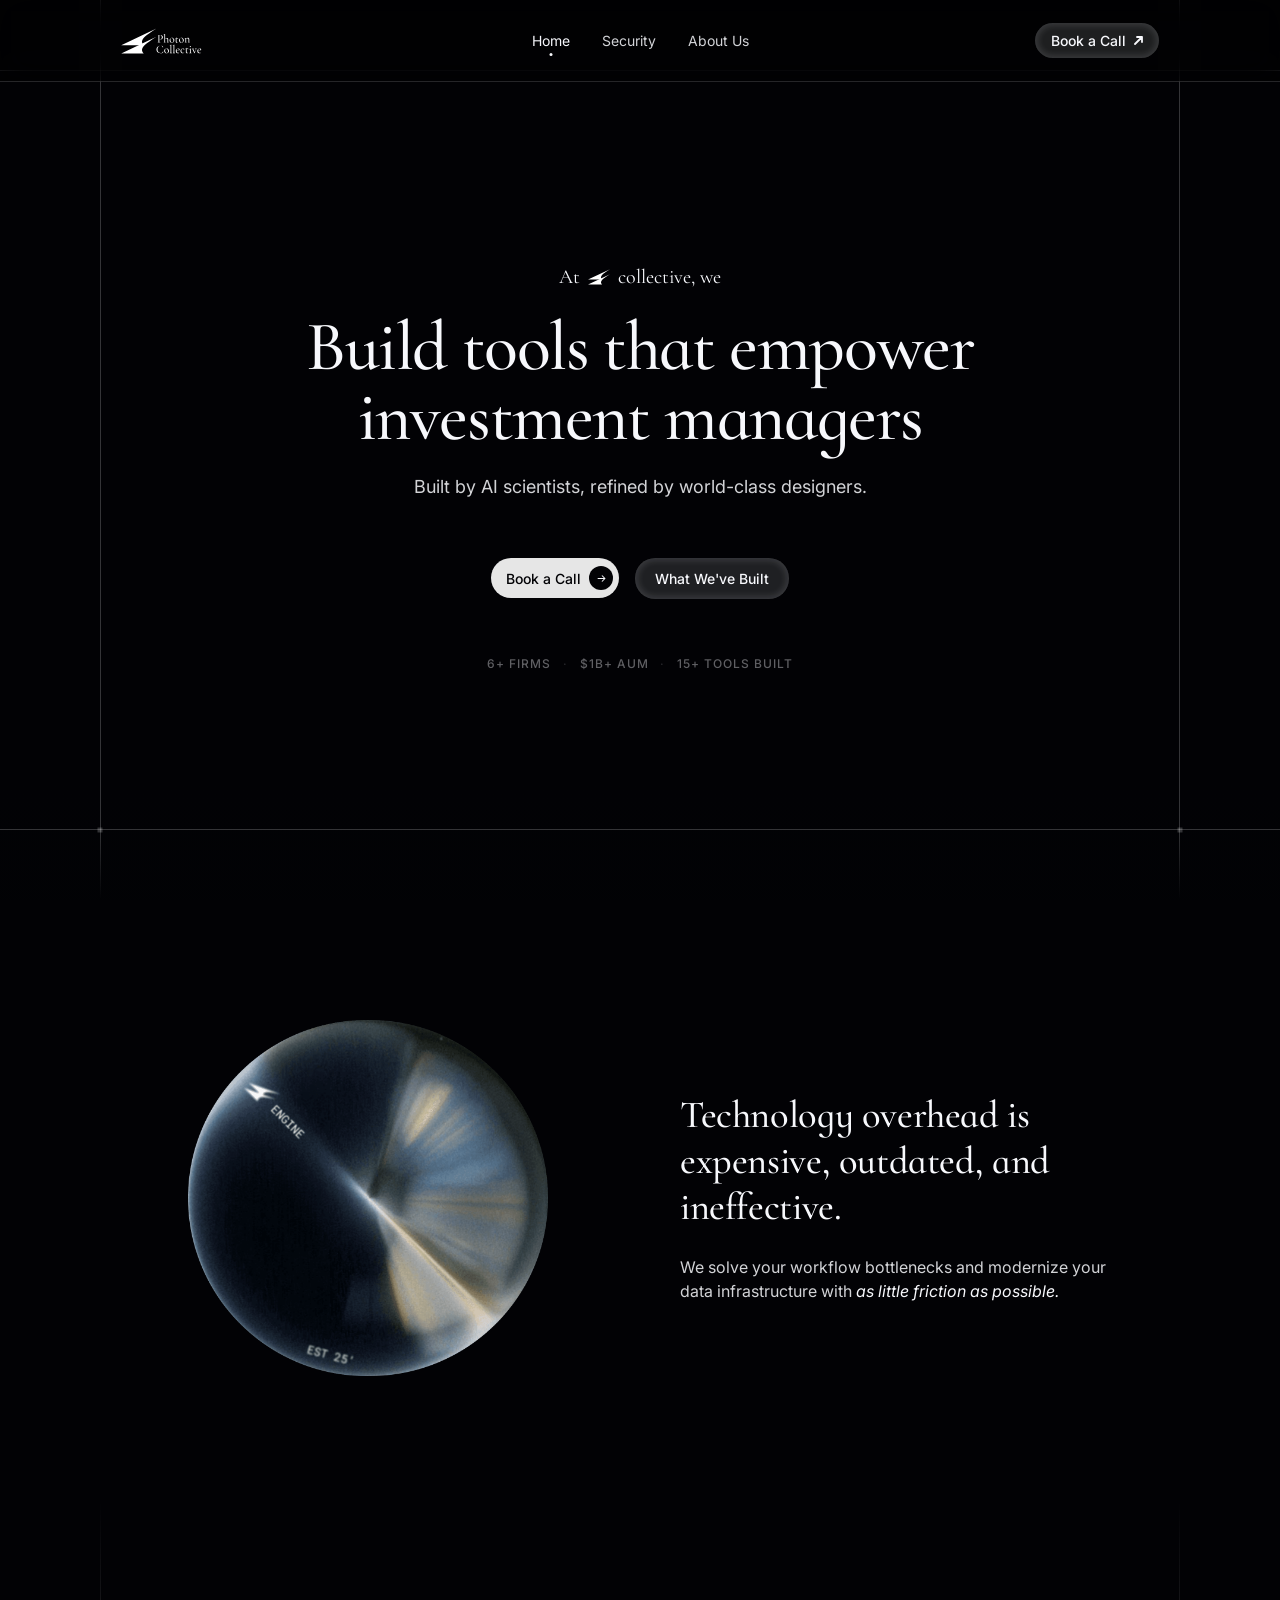
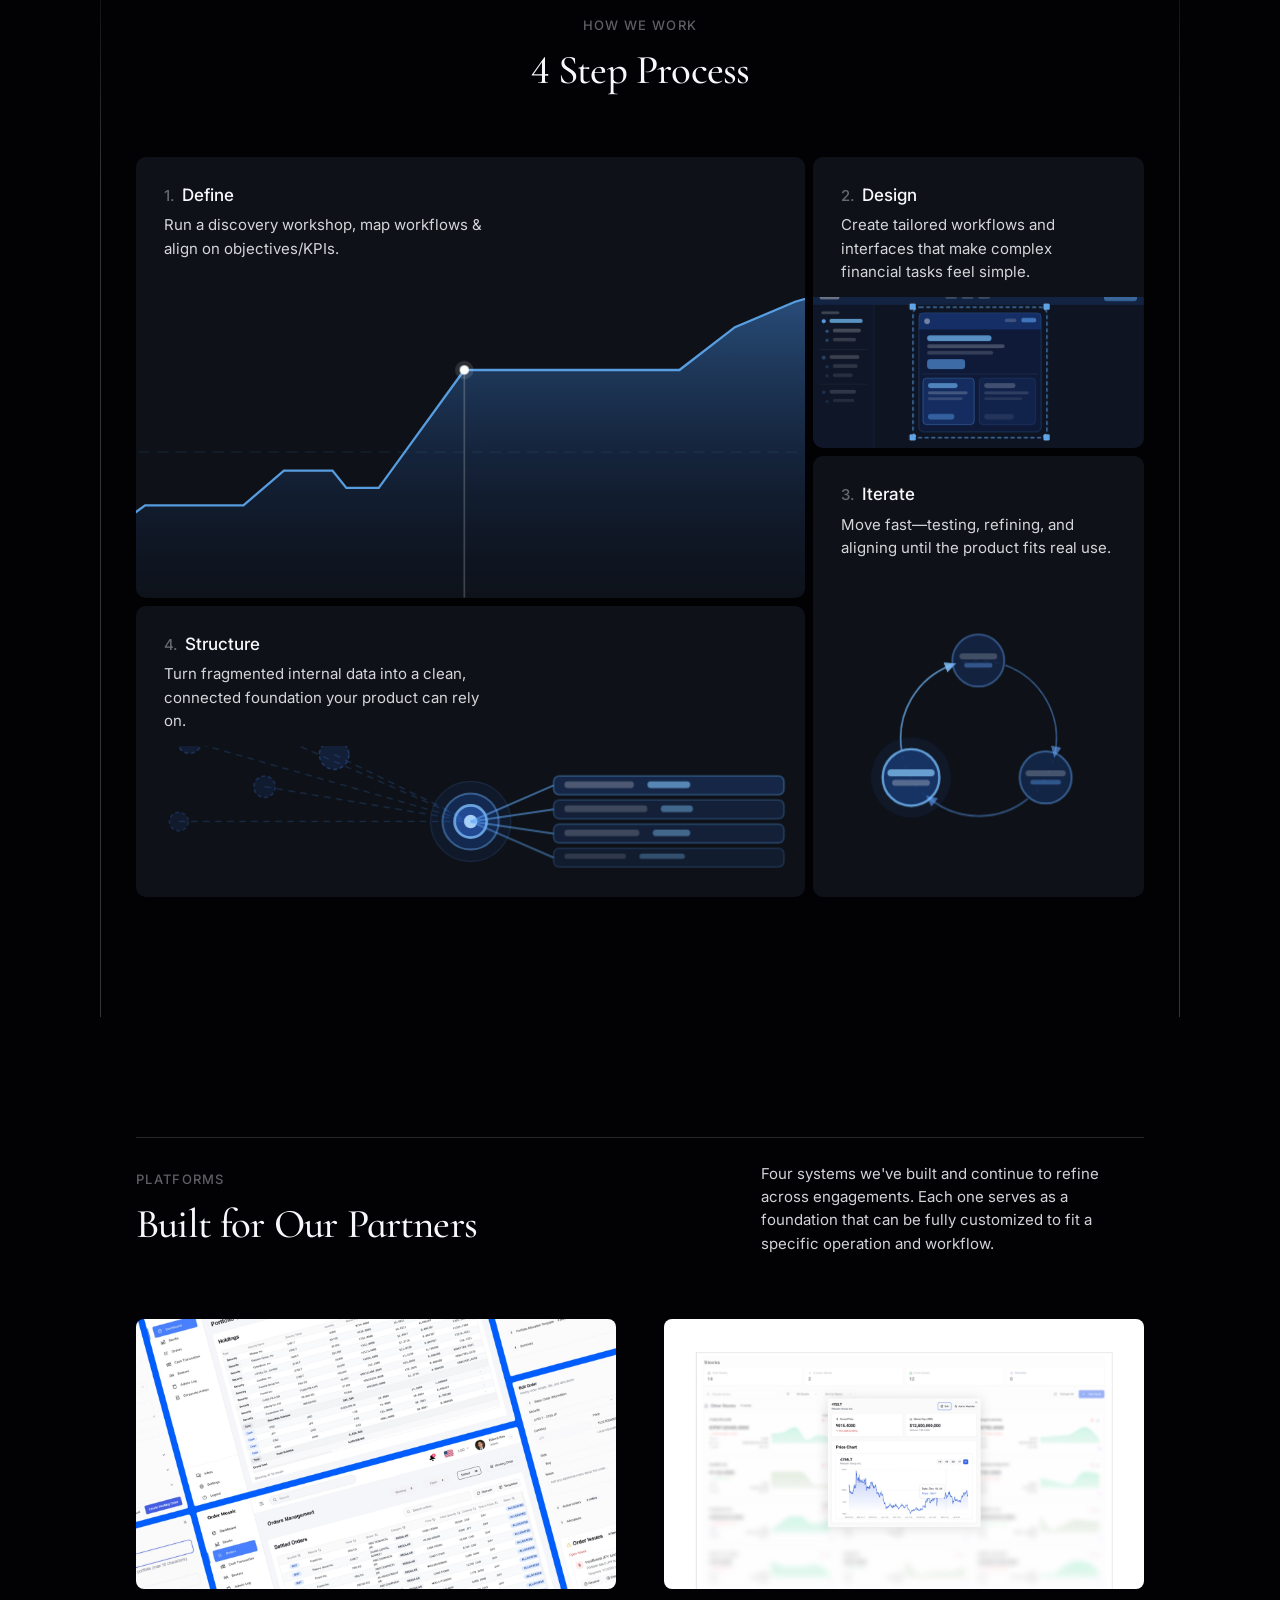
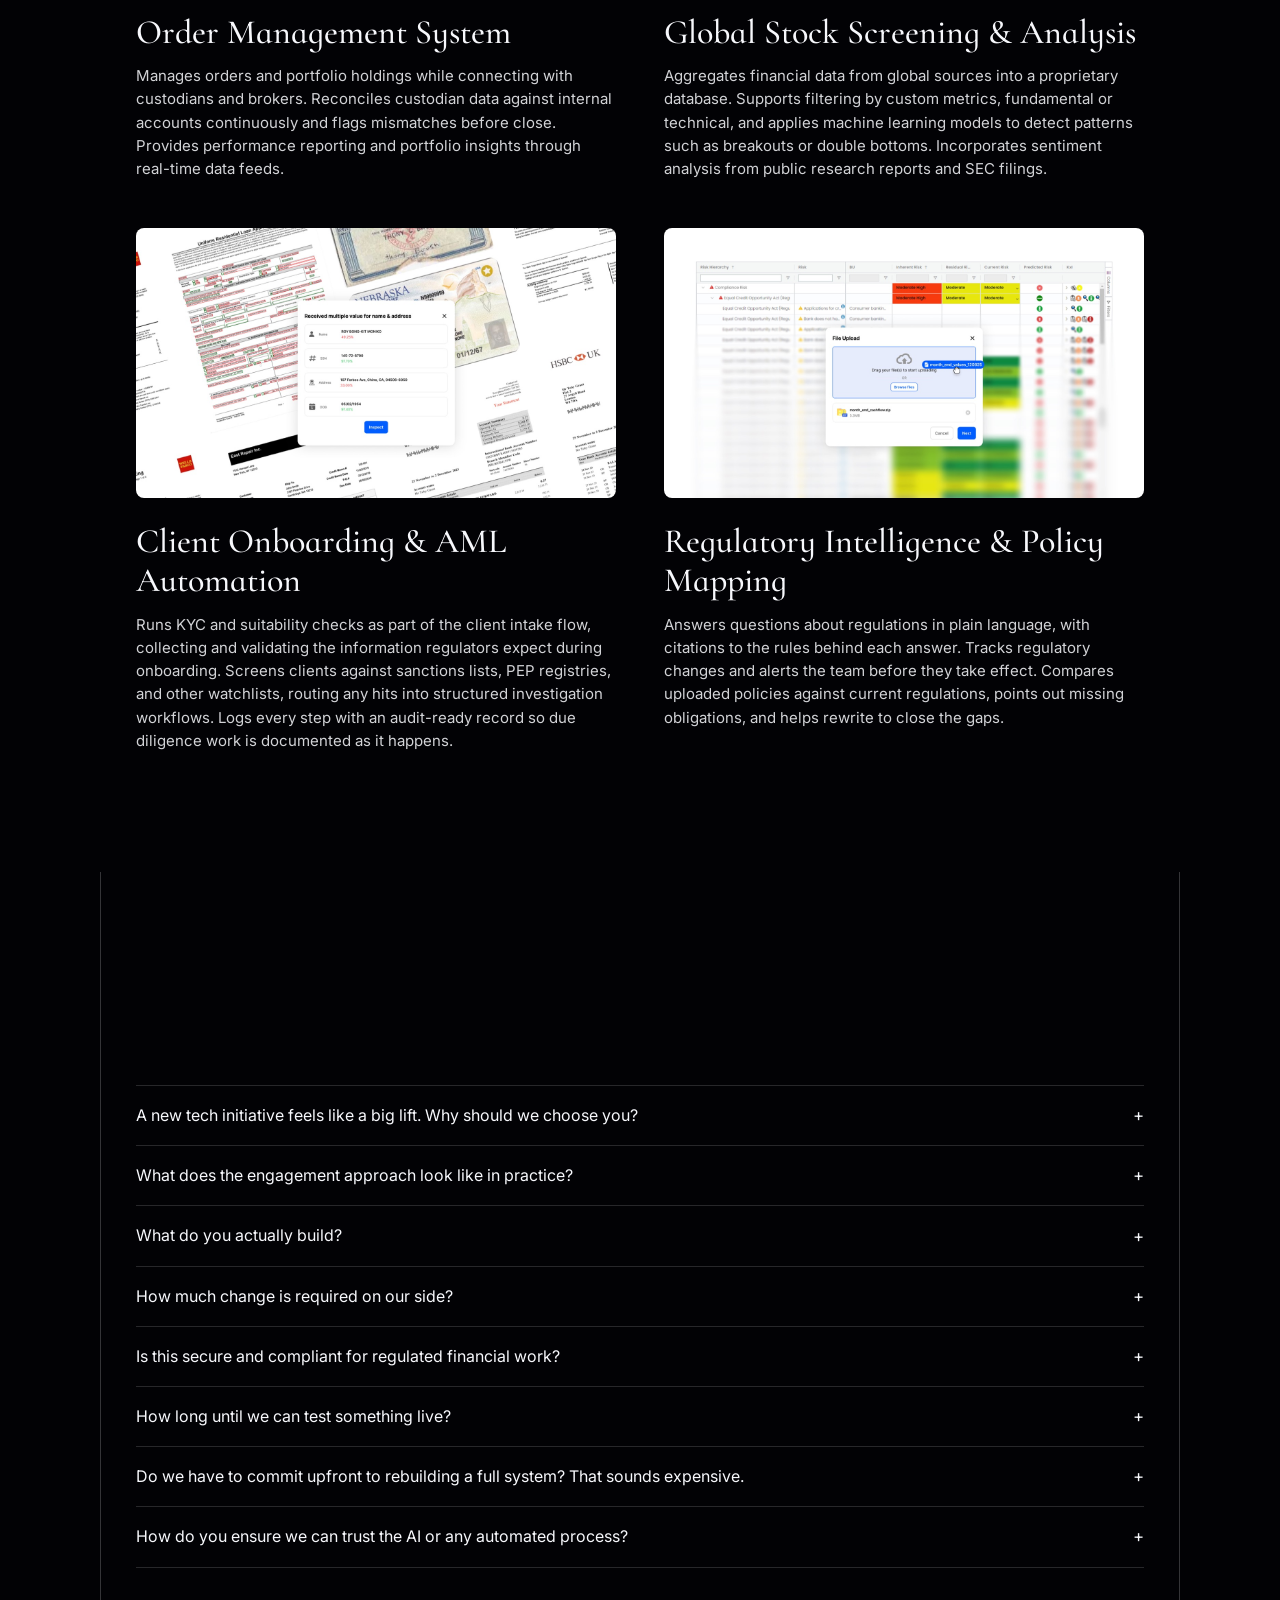
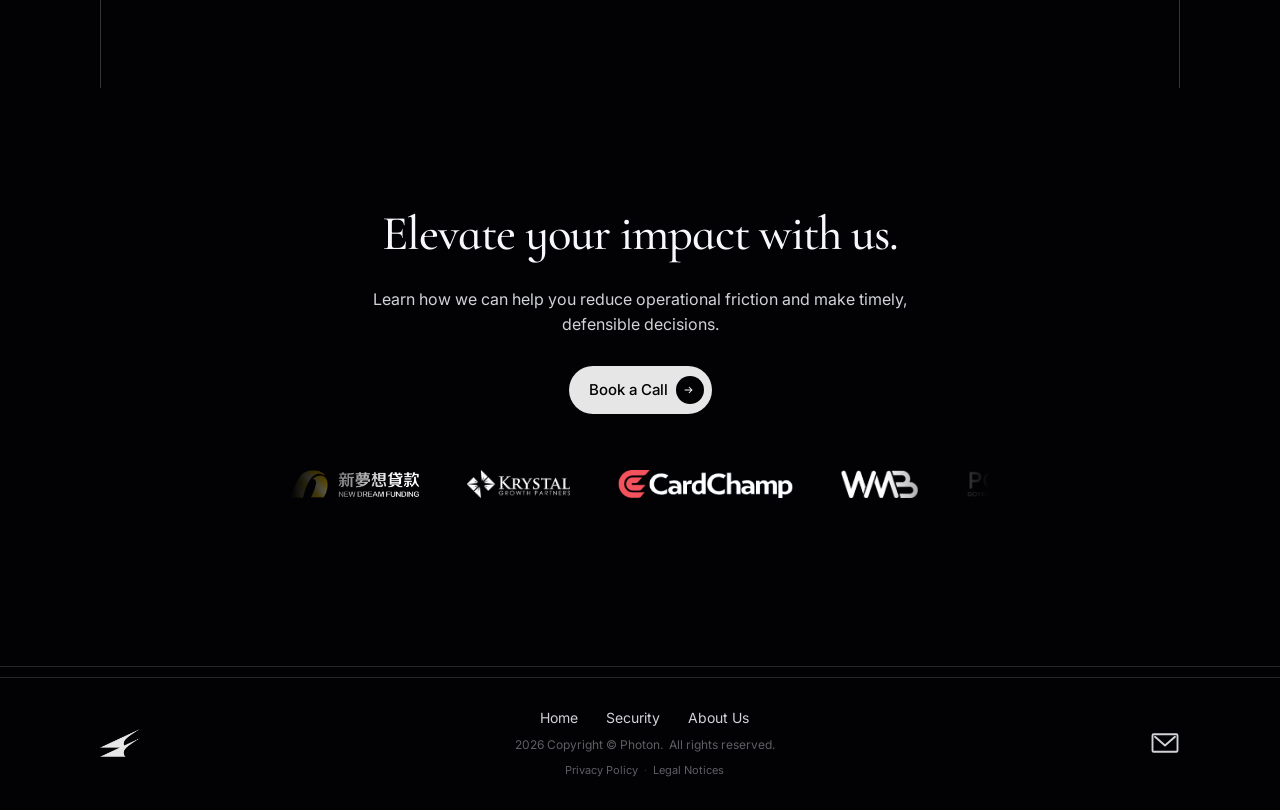
<file: index.html>
<!DOCTYPE html>
<html lang="en">
<head>
  <meta charset="utf-8">
  <meta name="viewport" content="width=device-width, initial-scale=1">
  <title>Photon Collective — Custom Financial Tools for Investment Managers</title>
  <meta name="description" content="Photon Collective builds custom financial tools and workflows for hedge funds, asset managers, and investment firms. We turn scattered data into systems your team can trust — live in 2–3 weeks.">

  <!-- Open Graph -->
  <meta property="og:type" content="website">
  <meta property="og:url" content="https://photoncollective.dev/">
  <meta property="og:site_name" content="Photon Collective">
  <meta property="og:title" content="Photon Collective — Custom Financial Tools for Investment Managers">
  <meta property="og:description" content="Photon Collective builds custom financial tools and workflows for hedge funds, asset managers, and investment firms. Live in 2–3 weeks.">
  <meta property="og:image" content="https://photoncollective.dev/images/hero-data-viz.png">
  <meta name="twitter:card" content="summary_large_image">
  <meta name="twitter:title" content="Photon Collective — Custom Financial Tools for Investment Managers">
  <meta name="twitter:description" content="Photon Collective builds custom financial tools and workflows for hedge funds, asset managers, and investment firms. Live in 2–3 weeks.">
  <meta name="twitter:image" content="https://photoncollective.dev/images/hero-data-viz.png">
  <meta name="theme-color" content="#0c0d12">

  <!-- Favicon -->
  <link rel="icon" href="images/favicon-light.png" media="(prefers-color-scheme: light)">
  <link rel="icon" href="images/favicon-dark.png" media="(prefers-color-scheme: dark)">
  <link rel="apple-touch-icon" href="images/favicon-dark.png">

  <!-- Fonts -->
  <link rel="preconnect" href="https://fonts.googleapis.com">
  <link rel="preconnect" href="https://fonts.gstatic.com" crossorigin>
  <link rel="stylesheet" href="https://fonts.googleapis.com/css2?family=Cormorant+Infant:ital,wght@0,400;0,500;0,600;0,700;1,400;1,500;1,600;1,700&family=Inter:wght@400;500;600&display=swap">

  <!-- Styles -->
  <link rel="stylesheet" href="css/styles.css">

  <!-- SEO -->
  <link rel="canonical" href="https://photoncollective.dev/">

  <!-- Structured data -->
  <script type="application/ld+json">
  {
    "@context": "https://schema.org",
    "@type": "Organization",
    "name": "Photon Collective",
    "url": "https://photoncollective.dev",
    "logo": {
      "@type": "ImageObject",
      "url": "https://photoncollective.dev/images/logo-dark.png"
    },
    "description": "Photon Collective builds custom financial tools and workflows for investment teams.",
    "contactPoint": {
      "@type": "ContactPoint",
      "email": "hello@photoncollective.dev",
      "contactType": "sales"
    }
  }
  </script>
  <script type="application/ld+json">
  {
    "@context": "https://schema.org",
    "@type": "FAQPage",
    "mainEntity": [
      {
        "@type": "Question",
        "name": "A new tech initiative feels like a big lift. Why should we choose you?",
        "acceptedAnswer": {
          "@type": "Answer",
          "text": "We make it easy to start. You do not need to figure out architecture, data, or which tools to use. Just describe your problem. We structure projects in small, controlled stages so you can see real output early, avoid heavy upfront costs, and de-risk the initiative."
        }
      },
      {
        "@type": "Question",
        "name": "What does the engagement approach look like in practice?",
        "acceptedAnswer": {
          "@type": "Answer",
          "text": "We begin with a small workflow of your choice. First, we review your data and define the exact objective. Next, we build a working prototype that uses your real information. Then we refine it together. After each stage you evaluate progress and decide whether to continue. This makes the process transparent, predictable, and budget-controlled."
        }
      },
      {
        "@type": "Question",
        "name": "What do you actually build?",
        "acceptedAnswer": {
          "@type": "Answer",
          "text": "We build custom internal systems for financial workflows. We connect to the data you already have, normalize it, and use it to streamline review processes and decision-making. The result: less manual repetition, fewer errors, and more efficient use of your time."
        }
      },
      {
        "@type": "Question",
        "name": "How much change is required on our side?",
        "acceptedAnswer": {
          "@type": "Answer",
          "text": "Minimal. We integrate with your current tools and data sources. You do not have to overhaul your systems to begin and we build in parallel to your daily work."
        }
      },
      {
        "@type": "Question",
        "name": "Is this secure and compliant for regulated financial work?",
        "acceptedAnswer": {
          "@type": "Answer",
          "text": "Yes. Your data remains in controlled environments with encrypted transfer, governed access, and full audit logging."
        }
      },
      {
        "@type": "Question",
        "name": "How long until we can test something live?",
        "acceptedAnswer": {
          "@type": "Answer",
          "text": "Typically within 2–3 weeks for an initial workflow, depending on data access and complexity. We prioritize early usability and fast conceptual design."
        }
      },
      {
        "@type": "Question",
        "name": "Do we have to commit upfront to rebuilding a full system? That sounds expensive.",
        "acceptedAnswer": {
          "@type": "Answer",
          "text": "No. We start with one workflow. If it delivers value, we expand. If not, you stop. Our staged model is specifically meant to avoid large upfront commitments, long cycles, or \"big bang\" implementations."
        }
      },
      {
        "@type": "Question",
        "name": "How do you ensure we can trust the AI or any automated process?",
        "acceptedAnswer": {
          "@type": "Answer",
          "text": "Every AI suggestion we show is traceable back to its exact original source. Nothing is \"black box\". We design for visibility first: if a value is surfaced, the user can instantly see the document or dataset it came from. But most importantly, AI in automation is optional. In most workflows, a well-structured interface linked with a database already creates a huge efficiency gain."
        }
      }
    ]
  }
  </script>

</head>
<body>

  <a href="#main-content" class="skip-link">Skip to main content</a>

  <!-- SVG symbol defs — referenced via <use> throughout the page -->
  <svg xmlns="http://www.w3.org/2000/svg" style="position:absolute;width:0;height:0;overflow:hidden" aria-hidden="true">
    <defs>
      <path id="bolt-path"
        d="M 177.642 20.46 C 178.165 18.501 175.777 17.097 174.32 18.506
           L 19.558 168.062 C 18.265 169.311 19.149 171.5 20.948 171.5
           L 85.838 171.5 C 87.885 171.5 89.331 173.506 88.684 175.449
           L 53.11 282.171 C 52.446 284.161 54.903 285.7 56.404 284.235
           L 215.23 129.146 C 217.154 127.267 215.824 124 213.134 124
           L 152.604 124 C 151.29 124 150.333 122.754 150.672 121.484 Z"/>
      <symbol id="wordmark" viewBox="0 0 81 26"><path d="M 35.463 0.442 C 24.383 7.673 17.816 11.768 22.715 17.207 L 0.231 17.207 Z" fill="rgb(255, 255, 255)"></path><path d="M 35.463 8.678 C 24.383 15.908 17.816 20.003 22.715 25.442 L 0.231 25.442 Z" fill="rgb(255, 255, 255)"></path><path d="M 38.351 13.56 C 38.351 13.811 38.382 13.995 38.443 14.113 C 38.505 14.223 38.621 14.301 38.79 14.348 C 38.967 14.395 39.248 14.419 39.633 14.419 C 39.656 14.419 39.668 14.442 39.668 14.489 C 39.668 14.537 39.656 14.56 39.633 14.56 C 39.317 14.56 39.071 14.556 38.894 14.548 L 37.889 14.537 L 37.092 14.548 C 36.945 14.556 36.749 14.56 36.503 14.56 C 36.48 14.56 36.468 14.537 36.468 14.489 C 36.468 14.442 36.48 14.419 36.503 14.419 C 36.78 14.419 36.98 14.399 37.103 14.36 C 37.227 14.321 37.311 14.246 37.358 14.137 C 37.404 14.019 37.427 13.842 37.427 13.607 L 37.427 8.16 C 37.427 7.925 37.404 7.752 37.358 7.642 C 37.311 7.533 37.223 7.458 37.092 7.419 C 36.968 7.372 36.772 7.348 36.503 7.348 C 36.48 7.348 36.468 7.325 36.468 7.278 C 36.468 7.231 36.48 7.207 36.503 7.207 L 37.08 7.219 C 37.419 7.235 37.685 7.242 37.877 7.242 C 38.062 7.242 38.282 7.231 38.536 7.207 C 38.628 7.207 38.771 7.203 38.963 7.195 C 39.163 7.18 39.337 7.172 39.483 7.172 C 40.207 7.172 40.788 7.337 41.227 7.666 C 41.666 7.988 41.886 8.478 41.886 9.137 C 41.886 9.646 41.759 10.078 41.504 10.431 C 41.258 10.784 40.938 11.046 40.546 11.219 C 40.161 11.391 39.76 11.478 39.344 11.478 C 39.121 11.478 38.936 11.458 38.79 11.419 C 38.767 11.419 38.755 11.399 38.755 11.36 C 38.755 11.337 38.759 11.313 38.767 11.289 C 38.782 11.266 38.798 11.258 38.813 11.266 C 38.936 11.297 39.071 11.313 39.217 11.313 C 39.679 11.313 40.068 11.144 40.384 10.807 C 40.7 10.47 40.858 9.984 40.858 9.348 C 40.858 8.729 40.703 8.246 40.395 7.901 C 40.088 7.548 39.679 7.372 39.171 7.372 C 38.932 7.372 38.759 7.391 38.651 7.431 C 38.543 7.462 38.466 7.537 38.42 7.654 C 38.374 7.764 38.351 7.94 38.351 8.184 Z" fill="rgb(255, 255, 255)"></path><path d="M 42.624 14.56 C 42.608 14.56 42.601 14.537 42.601 14.489 C 42.601 14.442 42.608 14.419 42.624 14.419 C 42.909 14.419 43.093 14.368 43.178 14.266 C 43.271 14.156 43.317 13.937 43.317 13.607 L 43.317 7.56 C 43.317 7.278 43.29 7.078 43.236 6.96 C 43.19 6.835 43.101 6.772 42.97 6.772 C 42.839 6.772 42.67 6.823 42.462 6.925 L 42.45 6.925 C 42.42 6.925 42.397 6.905 42.381 6.866 C 42.366 6.827 42.37 6.799 42.393 6.784 L 43.941 6.031 L 43.975 6.031 C 44.006 6.031 44.033 6.042 44.056 6.066 C 44.087 6.089 44.102 6.117 44.102 6.148 L 44.102 13.607 C 44.102 13.937 44.148 14.156 44.241 14.266 C 44.333 14.368 44.522 14.419 44.807 14.419 C 44.83 14.419 44.842 14.442 44.842 14.489 C 44.842 14.537 44.83 14.56 44.807 14.56 C 44.614 14.56 44.464 14.556 44.356 14.548 L 43.721 14.537 L 43.063 14.548 C 42.955 14.556 42.809 14.56 42.624 14.56 Z M 45.731 14.56 C 45.716 14.56 45.708 14.537 45.708 14.489 C 45.708 14.442 45.716 14.419 45.731 14.419 C 46.016 14.419 46.201 14.368 46.285 14.266 C 46.378 14.156 46.424 13.937 46.424 13.607 L 46.424 11.795 C 46.424 11.34 46.339 11.003 46.17 10.784 C 46.008 10.564 45.754 10.454 45.408 10.454 C 45.138 10.454 44.865 10.537 44.587 10.701 C 44.31 10.866 44.079 11.086 43.894 11.36 L 43.837 11.219 C 44.16 10.772 44.487 10.439 44.818 10.219 C 45.157 9.999 45.512 9.889 45.881 9.889 C 46.305 9.889 46.632 10.015 46.863 10.266 C 47.094 10.517 47.21 10.874 47.21 11.337 L 47.21 13.607 C 47.21 13.937 47.256 14.156 47.348 14.266 C 47.441 14.368 47.629 14.419 47.914 14.419 C 47.937 14.419 47.949 14.442 47.949 14.489 C 47.949 14.537 47.937 14.56 47.914 14.56 C 47.722 14.56 47.572 14.556 47.464 14.548 L 46.828 14.537 L 46.17 14.548 C 46.062 14.556 45.916 14.56 45.731 14.56 Z" fill="rgb(255, 255, 255)"></path><path d="M 50.836 14.713 C 50.382 14.713 49.981 14.603 49.635 14.384 C 49.288 14.156 49.019 13.854 48.826 13.478 C 48.641 13.093 48.549 12.678 48.549 12.231 C 48.549 11.721 48.672 11.289 48.919 10.937 C 49.165 10.576 49.481 10.309 49.866 10.137 C 50.251 9.956 50.644 9.866 51.044 9.866 C 51.498 9.866 51.899 9.98 52.246 10.207 C 52.592 10.435 52.858 10.737 53.043 11.113 C 53.227 11.482 53.32 11.874 53.32 12.289 C 53.32 12.768 53.204 13.191 52.973 13.56 C 52.75 13.929 52.45 14.215 52.072 14.419 C 51.695 14.615 51.283 14.713 50.836 14.713 Z M 51.171 14.489 C 51.556 14.489 51.853 14.337 52.061 14.031 C 52.269 13.725 52.373 13.262 52.373 12.642 C 52.373 12.133 52.295 11.686 52.142 11.301 C 51.995 10.917 51.791 10.623 51.529 10.419 C 51.267 10.207 50.975 10.101 50.651 10.101 C 50.274 10.101 49.981 10.25 49.773 10.548 C 49.573 10.839 49.473 11.27 49.473 11.842 C 49.473 12.337 49.546 12.788 49.693 13.195 C 49.839 13.595 50.039 13.913 50.293 14.148 C 50.555 14.376 50.848 14.489 51.171 14.489 Z" fill="rgb(255, 255, 255)"></path><path d="M 55.878 14.701 C 55.554 14.701 55.281 14.627 55.057 14.478 C 54.842 14.321 54.734 14.062 54.734 13.701 L 54.734 10.984 C 54.734 10.709 54.695 10.533 54.618 10.454 C 54.549 10.376 54.387 10.337 54.133 10.337 C 54.11 10.337 54.099 10.305 54.099 10.242 C 54.099 10.188 54.11 10.16 54.133 10.16 C 54.472 10.152 54.746 10.07 54.953 9.913 C 55.161 9.748 55.296 9.525 55.358 9.242 C 55.365 9.219 55.396 9.207 55.45 9.207 C 55.504 9.207 55.531 9.219 55.531 9.242 L 55.531 13.301 C 55.531 13.921 55.827 14.231 56.42 14.231 C 56.751 14.231 57.056 14.121 57.333 13.901 C 57.341 13.893 57.352 13.889 57.368 13.889 C 57.391 13.889 57.41 13.905 57.425 13.937 C 57.441 13.968 57.437 13.991 57.414 14.007 C 57.129 14.25 56.867 14.427 56.628 14.537 C 56.389 14.646 56.139 14.701 55.878 14.701 Z M 57.067 10.595 C 56.551 10.478 55.954 10.419 55.277 10.419 L 55.277 10.148 C 55.762 10.148 56.37 10.109 57.102 10.031 C 57.125 10.031 57.144 10.058 57.16 10.113 C 57.175 10.168 57.183 10.231 57.183 10.301 C 57.183 10.372 57.171 10.442 57.148 10.513 C 57.125 10.576 57.098 10.603 57.067 10.595 Z" fill="rgb(255, 255, 255)"></path><path d="M 60.312 14.713 C 59.858 14.713 59.457 14.603 59.111 14.384 C 58.764 14.156 58.495 13.854 58.302 13.478 C 58.117 13.093 58.025 12.678 58.025 12.231 C 58.025 11.721 58.148 11.289 58.394 10.937 C 58.641 10.576 58.957 10.309 59.342 10.137 C 59.727 9.956 60.12 9.866 60.52 9.866 C 60.974 9.866 61.375 9.98 61.721 10.207 C 62.068 10.435 62.333 10.737 62.518 11.113 C 62.703 11.482 62.795 11.874 62.795 12.289 C 62.795 12.768 62.68 13.191 62.449 13.56 C 62.226 13.929 61.925 14.215 61.548 14.419 C 61.171 14.615 60.759 14.713 60.312 14.713 Z M 60.647 14.489 C 61.032 14.489 61.328 14.337 61.536 14.031 C 61.744 13.725 61.848 13.262 61.848 12.642 C 61.848 12.133 61.771 11.686 61.617 11.301 C 61.471 10.917 61.267 10.623 61.005 10.419 C 60.743 10.207 60.451 10.101 60.127 10.101 C 59.75 10.101 59.457 10.25 59.249 10.548 C 59.049 10.839 58.949 11.27 58.949 11.842 C 58.949 12.337 59.022 12.788 59.168 13.195 C 59.315 13.595 59.515 13.913 59.769 14.148 C 60.031 14.376 60.324 14.489 60.647 14.489 Z" fill="rgb(255, 255, 255)"></path><path d="M 66.797 14.56 C 66.774 14.56 66.762 14.537 66.762 14.489 C 66.762 14.442 66.774 14.419 66.797 14.419 C 66.99 14.419 67.132 14.399 67.224 14.36 C 67.325 14.313 67.39 14.235 67.421 14.125 C 67.459 14.007 67.479 13.835 67.479 13.607 L 67.479 11.76 C 67.479 11.305 67.398 10.972 67.236 10.76 C 67.074 10.548 66.816 10.442 66.462 10.442 C 66.193 10.442 65.919 10.525 65.642 10.689 C 65.372 10.854 65.141 11.074 64.949 11.348 L 64.903 11.207 C 65.55 10.313 66.227 9.866 66.936 9.866 C 67.359 9.866 67.687 9.995 67.918 10.254 C 68.156 10.505 68.276 10.858 68.276 11.313 L 68.276 13.607 C 68.276 13.835 68.291 14.007 68.322 14.125 C 68.36 14.235 68.426 14.313 68.518 14.36 C 68.618 14.399 68.769 14.419 68.969 14.419 C 68.992 14.419 69.003 14.442 69.003 14.489 C 69.003 14.537 68.992 14.56 68.969 14.56 C 68.784 14.56 68.634 14.556 68.518 14.548 L 67.883 14.537 L 67.248 14.548 C 67.132 14.556 66.982 14.56 66.797 14.56 Z M 63.69 14.56 C 63.667 14.56 63.655 14.537 63.655 14.489 C 63.655 14.442 63.667 14.419 63.69 14.419 C 63.882 14.419 64.025 14.399 64.117 14.36 C 64.217 14.313 64.283 14.235 64.314 14.125 C 64.352 14.007 64.371 13.835 64.371 13.607 L 64.371 11.313 C 64.371 11.054 64.341 10.87 64.279 10.76 C 64.225 10.642 64.129 10.584 63.99 10.584 C 63.859 10.584 63.655 10.639 63.378 10.748 L 63.355 10.748 C 63.332 10.748 63.313 10.729 63.297 10.689 C 63.289 10.65 63.297 10.627 63.32 10.619 L 64.741 9.925 L 64.81 9.913 C 64.887 9.913 64.964 10.007 65.041 10.195 C 65.126 10.376 65.168 10.615 65.168 10.913 L 65.168 13.607 C 65.168 13.835 65.184 14.007 65.215 14.125 C 65.253 14.235 65.319 14.313 65.411 14.36 C 65.511 14.399 65.661 14.419 65.861 14.419 C 65.885 14.419 65.896 14.442 65.896 14.489 C 65.896 14.537 65.885 14.56 65.861 14.56 C 65.677 14.56 65.526 14.556 65.411 14.548 L 64.776 14.537 L 64.129 14.548 C 64.021 14.556 63.875 14.56 63.69 14.56 Z" fill="rgb(255, 255, 255)"></path><path d="M 39.691 17.666 C 40.137 17.666 40.53 17.701 40.869 17.772 C 41.216 17.835 41.539 17.94 41.839 18.09 C 41.893 18.113 41.928 18.14 41.943 18.172 C 41.959 18.195 41.97 18.254 41.978 18.348 L 42.128 19.819 C 42.128 19.842 42.105 19.858 42.059 19.866 C 42.02 19.874 41.997 19.862 41.99 19.831 C 41.597 18.521 40.804 17.866 39.61 17.866 C 39.002 17.866 38.463 18.011 37.993 18.301 C 37.523 18.591 37.157 19.003 36.895 19.537 C 36.641 20.07 36.514 20.693 36.514 21.407 C 36.514 22.105 36.653 22.737 36.93 23.301 C 37.215 23.858 37.596 24.297 38.074 24.619 C 38.559 24.933 39.09 25.09 39.668 25.09 C 40.268 25.09 40.761 24.937 41.146 24.631 C 41.531 24.317 41.843 23.835 42.082 23.184 C 42.09 23.168 42.109 23.16 42.14 23.16 C 42.155 23.16 42.17 23.168 42.186 23.184 C 42.209 23.191 42.221 23.199 42.221 23.207 L 42.094 24.548 C 42.086 24.642 42.074 24.701 42.059 24.725 C 42.043 24.748 42.005 24.776 41.943 24.807 C 41.558 24.987 41.189 25.113 40.834 25.184 C 40.48 25.262 40.091 25.301 39.668 25.301 C 38.852 25.301 38.124 25.14 37.485 24.819 C 36.845 24.489 36.345 24.035 35.983 23.454 C 35.629 22.874 35.452 22.207 35.452 21.454 C 35.452 20.717 35.632 20.062 35.994 19.49 C 36.364 18.909 36.872 18.462 37.519 18.148 C 38.166 17.827 38.89 17.666 39.691 17.666 Z" fill="rgb(255, 255, 255)"></path><path d="M 45.473 25.301 C 45.019 25.301 44.618 25.192 44.272 24.972 C 43.925 24.744 43.656 24.442 43.463 24.066 C 43.279 23.682 43.186 23.266 43.186 22.819 C 43.186 22.309 43.309 21.878 43.556 21.525 C 43.802 21.164 44.118 20.897 44.503 20.725 C 44.888 20.544 45.281 20.454 45.681 20.454 C 46.136 20.454 46.536 20.568 46.883 20.795 C 47.229 21.023 47.495 21.325 47.68 21.701 C 47.865 22.07 47.957 22.462 47.957 22.878 C 47.957 23.356 47.841 23.78 47.61 24.148 C 47.387 24.517 47.087 24.803 46.709 25.007 C 46.332 25.203 45.92 25.301 45.473 25.301 Z M 45.808 25.078 C 46.193 25.078 46.49 24.925 46.698 24.619 C 46.906 24.313 47.01 23.85 47.01 23.231 C 47.01 22.721 46.933 22.274 46.779 21.89 C 46.632 21.505 46.428 21.211 46.167 21.007 C 45.905 20.795 45.612 20.69 45.289 20.69 C 44.911 20.69 44.618 20.839 44.411 21.137 C 44.21 21.427 44.11 21.858 44.11 22.431 C 44.11 22.925 44.183 23.376 44.33 23.784 C 44.476 24.184 44.676 24.501 44.931 24.737 C 45.192 24.964 45.485 25.078 45.808 25.078 Z" fill="rgb(255, 255, 255)"></path><path d="M 48.794 25.148 C 48.778 25.148 48.77 25.125 48.77 25.078 C 48.77 25.031 48.778 25.007 48.794 25.007 C 49.078 25.007 49.263 24.956 49.348 24.854 C 49.44 24.744 49.487 24.525 49.487 24.195 L 49.498 18.148 C 49.498 17.866 49.471 17.666 49.417 17.548 C 49.363 17.423 49.271 17.36 49.14 17.36 C 49.009 17.36 48.843 17.411 48.643 17.513 L 48.632 17.513 C 48.601 17.513 48.574 17.493 48.551 17.454 C 48.536 17.407 48.543 17.38 48.574 17.372 L 50.122 16.631 L 50.168 16.619 C 50.191 16.619 50.218 16.631 50.249 16.654 C 50.287 16.678 50.307 16.705 50.307 16.737 L 50.307 24.195 C 50.307 24.525 50.349 24.744 50.434 24.854 C 50.526 24.956 50.711 25.007 50.988 25.007 C 51.019 25.007 51.035 25.031 51.035 25.078 C 51.035 25.125 51.019 25.148 50.988 25.148 C 50.811 25.148 50.669 25.144 50.561 25.137 L 49.891 25.125 L 49.244 25.137 C 49.136 25.144 48.986 25.148 48.794 25.148 Z" fill="rgb(255, 255, 255)"></path><path d="M 51.805 25.148 C 51.79 25.148 51.782 25.125 51.782 25.078 C 51.782 25.031 51.79 25.007 51.805 25.007 C 52.09 25.007 52.275 24.956 52.36 24.854 C 52.452 24.744 52.498 24.525 52.498 24.195 L 52.51 18.148 C 52.51 17.866 52.483 17.666 52.429 17.548 C 52.375 17.423 52.283 17.36 52.152 17.36 C 52.021 17.36 51.855 17.411 51.655 17.513 L 51.644 17.513 C 51.613 17.513 51.586 17.493 51.563 17.454 C 51.548 17.407 51.555 17.38 51.586 17.372 L 53.134 16.631 L 53.18 16.619 C 53.203 16.619 53.23 16.631 53.261 16.654 C 53.299 16.678 53.319 16.705 53.319 16.737 L 53.319 24.195 C 53.319 24.525 53.361 24.744 53.446 24.854 C 53.538 24.956 53.723 25.007 54 25.007 C 54.031 25.007 54.046 25.031 54.046 25.078 C 54.046 25.125 54.031 25.148 54 25.148 C 53.823 25.148 53.681 25.144 53.573 25.137 L 52.903 25.125 L 52.256 25.137 C 52.148 25.144 51.998 25.148 51.805 25.148 Z" fill="rgb(255, 255, 255)"></path><path d="M 56.966 25.29 C 56.512 25.29 56.119 25.188 55.788 24.984 C 55.457 24.772 55.206 24.494 55.037 24.148 C 54.867 23.796 54.783 23.419 54.783 23.019 C 54.783 22.556 54.891 22.133 55.106 21.748 C 55.33 21.364 55.63 21.062 56.007 20.842 C 56.385 20.615 56.804 20.501 57.266 20.501 C 57.721 20.501 58.067 20.619 58.306 20.854 C 58.545 21.082 58.664 21.411 58.664 21.842 C 58.664 22.062 58.618 22.172 58.525 22.172 L 57.728 22.172 C 57.759 21.709 57.698 21.356 57.543 21.113 C 57.397 20.862 57.174 20.737 56.873 20.737 C 56.496 20.737 56.2 20.901 55.984 21.231 C 55.776 21.552 55.672 21.995 55.672 22.56 C 55.672 23.25 55.826 23.799 56.134 24.207 C 56.45 24.615 56.897 24.819 57.474 24.819 C 57.698 24.819 57.89 24.791 58.052 24.737 C 58.213 24.674 58.402 24.58 58.618 24.454 L 58.629 24.454 C 58.652 24.454 58.672 24.47 58.687 24.501 C 58.71 24.525 58.714 24.548 58.699 24.572 C 58.421 24.823 58.144 25.007 57.867 25.125 C 57.59 25.235 57.289 25.29 56.966 25.29 Z M 55.395 22.007 L 57.982 21.96 L 57.982 22.172 L 55.406 22.184 Z" fill="rgb(255, 255, 255)"></path><path d="M 61.74 25.29 C 61.239 25.29 60.816 25.18 60.469 24.96 C 60.13 24.733 59.876 24.442 59.707 24.089 C 59.545 23.737 59.464 23.364 59.464 22.972 C 59.464 22.47 59.591 22.035 59.845 21.666 C 60.099 21.29 60.427 21.003 60.827 20.807 C 61.228 20.603 61.636 20.501 62.052 20.501 C 62.398 20.501 62.714 20.576 62.999 20.725 C 63.284 20.866 63.426 21.046 63.426 21.266 C 63.426 21.384 63.384 21.486 63.299 21.572 C 63.215 21.658 63.099 21.701 62.953 21.701 C 62.706 21.701 62.514 21.548 62.375 21.242 C 62.29 21.062 62.198 20.933 62.098 20.854 C 61.998 20.776 61.848 20.737 61.647 20.737 C 61.247 20.737 60.931 20.909 60.7 21.254 C 60.469 21.592 60.354 22.042 60.354 22.607 C 60.354 23.258 60.508 23.791 60.816 24.207 C 61.131 24.623 61.609 24.831 62.248 24.831 C 62.672 24.831 63.057 24.709 63.403 24.466 L 63.426 24.466 C 63.449 24.466 63.469 24.478 63.484 24.501 C 63.507 24.525 63.507 24.544 63.484 24.56 C 63.215 24.811 62.941 24.995 62.664 25.113 C 62.387 25.231 62.079 25.29 61.74 25.29 Z" fill="rgb(255, 255, 255)"></path><path d="M 66.014 25.29 C 65.691 25.29 65.417 25.215 65.194 25.066 C 64.978 24.909 64.871 24.65 64.871 24.289 L 64.871 21.572 C 64.871 21.297 64.832 21.121 64.755 21.042 C 64.686 20.964 64.524 20.925 64.27 20.925 C 64.247 20.925 64.235 20.893 64.235 20.831 C 64.235 20.776 64.247 20.748 64.27 20.748 C 64.609 20.74 64.882 20.658 65.09 20.501 C 65.298 20.337 65.433 20.113 65.495 19.831 C 65.502 19.807 65.533 19.795 65.587 19.795 C 65.641 19.795 65.668 19.807 65.668 19.831 L 65.668 23.89 C 65.668 24.509 65.964 24.819 66.557 24.819 C 66.888 24.819 67.193 24.709 67.47 24.489 C 67.477 24.482 67.489 24.478 67.504 24.478 C 67.528 24.478 67.547 24.494 67.562 24.525 C 67.577 24.556 67.574 24.58 67.551 24.595 C 67.266 24.838 67.004 25.015 66.765 25.125 C 66.526 25.235 66.276 25.29 66.014 25.29 Z M 67.204 21.184 C 66.688 21.066 66.091 21.007 65.414 21.007 L 65.414 20.737 C 65.899 20.737 66.507 20.697 67.239 20.619 C 67.262 20.619 67.281 20.646 67.297 20.701 C 67.312 20.756 67.32 20.819 67.32 20.89 C 67.32 20.96 67.308 21.031 67.285 21.101 C 67.262 21.164 67.235 21.191 67.204 21.184 Z" fill="rgb(255, 255, 255)"></path><path d="M 68.323 25.148 C 68.3 25.148 68.289 25.125 68.289 25.078 C 68.289 25.031 68.3 25.007 68.323 25.007 C 68.608 25.007 68.793 24.956 68.878 24.854 C 68.97 24.744 69.016 24.525 69.016 24.195 L 69.016 22.019 C 69.016 21.744 68.989 21.548 68.936 21.431 C 68.882 21.305 68.785 21.242 68.647 21.242 C 68.523 21.242 68.358 21.293 68.15 21.395 L 68.139 21.395 C 68.108 21.395 68.084 21.376 68.069 21.337 C 68.054 21.29 68.061 21.262 68.092 21.254 L 69.663 20.513 L 69.709 20.501 C 69.733 20.501 69.756 20.513 69.779 20.537 C 69.81 20.56 69.825 20.588 69.825 20.619 C 69.825 20.674 69.821 20.831 69.813 21.09 C 69.806 21.348 69.802 21.654 69.802 22.007 L 69.802 24.195 C 69.802 24.525 69.844 24.744 69.929 24.854 C 70.021 24.956 70.21 25.007 70.495 25.007 C 70.518 25.007 70.53 25.031 70.53 25.078 C 70.53 25.125 70.518 25.148 70.495 25.148 C 70.31 25.148 70.16 25.144 70.044 25.137 L 69.409 25.125 L 68.774 25.137 C 68.658 25.144 68.508 25.148 68.323 25.148 Z M 69.34 19.184 C 69.163 19.184 69.02 19.137 68.912 19.042 C 68.812 18.94 68.762 18.799 68.762 18.619 C 68.762 18.446 68.812 18.313 68.912 18.219 C 69.02 18.125 69.163 18.078 69.34 18.078 C 69.509 18.078 69.64 18.125 69.733 18.219 C 69.833 18.313 69.883 18.446 69.883 18.619 C 69.883 18.799 69.837 18.94 69.744 19.042 C 69.652 19.137 69.517 19.184 69.34 19.184 Z" fill="rgb(255, 255, 255)"></path><path d="M 75.93 20.607 C 75.946 20.607 75.953 20.631 75.953 20.678 C 75.953 20.725 75.946 20.748 75.93 20.748 C 75.722 20.748 75.545 20.819 75.399 20.96 C 75.253 21.101 75.114 21.337 74.983 21.666 L 73.551 25.137 C 73.535 25.176 73.493 25.196 73.424 25.196 C 73.354 25.196 73.312 25.176 73.296 25.137 L 71.622 21.584 C 71.467 21.246 71.333 21.023 71.217 20.913 C 71.109 20.803 70.979 20.748 70.825 20.748 C 70.801 20.748 70.79 20.725 70.79 20.678 C 70.79 20.631 70.801 20.607 70.825 20.607 C 70.971 20.607 71.086 20.611 71.171 20.619 L 71.714 20.631 L 72.523 20.619 C 72.638 20.611 72.796 20.607 72.996 20.607 C 73.019 20.607 73.031 20.631 73.031 20.678 C 73.031 20.725 73.019 20.748 72.996 20.748 C 72.542 20.748 72.315 20.842 72.315 21.031 C 72.315 21.086 72.33 21.144 72.361 21.207 L 73.816 24.242 L 73.4 24.89 L 74.729 21.631 C 74.783 21.466 74.81 21.344 74.81 21.266 C 74.81 20.921 74.521 20.748 73.943 20.748 C 73.928 20.748 73.92 20.725 73.92 20.678 C 73.92 20.631 73.928 20.607 73.943 20.607 C 74.151 20.607 74.309 20.611 74.417 20.619 L 75.11 20.631 L 75.537 20.619 C 75.622 20.611 75.753 20.607 75.93 20.607 Z" fill="rgb(255, 255, 255)"></path><path d="M 78.489 25.29 C 78.035 25.29 77.642 25.188 77.311 24.984 C 76.98 24.772 76.73 24.494 76.56 24.148 C 76.391 23.796 76.306 23.419 76.306 23.019 C 76.306 22.556 76.414 22.133 76.63 21.748 C 76.853 21.364 77.153 21.062 77.531 20.842 C 77.908 20.615 78.328 20.501 78.79 20.501 C 79.244 20.501 79.591 20.619 79.829 20.854 C 80.068 21.082 80.187 21.411 80.187 21.842 C 80.187 22.062 80.141 22.172 80.049 22.172 L 79.252 22.172 C 79.283 21.709 79.221 21.356 79.067 21.113 C 78.921 20.862 78.697 20.737 78.397 20.737 C 78.02 20.737 77.723 20.901 77.507 21.231 C 77.299 21.552 77.196 21.995 77.196 22.56 C 77.196 23.25 77.35 23.799 77.658 24.207 C 77.973 24.615 78.42 24.819 78.998 24.819 C 79.221 24.819 79.414 24.791 79.575 24.737 C 79.737 24.674 79.926 24.58 80.141 24.454 L 80.153 24.454 C 80.176 24.454 80.195 24.47 80.211 24.501 C 80.234 24.525 80.237 24.548 80.222 24.572 C 79.945 24.823 79.668 25.007 79.39 25.125 C 79.113 25.235 78.813 25.29 78.489 25.29 Z M 76.918 22.007 L 79.506 21.96 L 79.506 22.172 L 76.93 22.184 Z" fill="rgb(255, 255, 255)"></path></symbol>
    </defs>
  </svg>

  <!-- ======================================================
       NAVIGATION
       ====================================================== -->
  <header>
    <nav class="nav" role="navigation" aria-label="Main navigation">
      <div class="nav-inner">

        <!-- Logo -->
        <a href="index.html" class="nav-logo" aria-label="Photon Collective home">
          <svg class="nav-logo-wordmark" viewBox="0 0 81 26" fill="none" aria-hidden="true"><use href="#wordmark"/></svg>
          <span class="sr-only">photon collective</span>
        </a>

        <!-- Desktop links -->
        <div class="nav-links">
          <a href="index.html" class="active">Home</a>
          <a href="security.html">Security</a>
          <a href="about-us.html">About Us</a>
        </div>

        <!-- Desktop CTA -->
        <div class="nav-cta">
          <a href="booking.html" class="btn btn-nav-cta">
            Book a Call
            <svg width="9" height="9" viewBox="0 0 9 9" fill="none" aria-hidden="true">
              <path d="M1 8L8 1M8 1H3M8 1V6" stroke="currentColor" stroke-width="1.8" stroke-linecap="round" stroke-linejoin="round"/>
            </svg>
          </a>
        </div>

        <!-- Mobile hamburger -->
        <button class="nav-hamburger" aria-label="Open menu" aria-expanded="false">
          <span></span>
          <span></span>
          <span></span>
        </button>
      </div>

    </nav>
    <!-- Mobile menu — sibling of nav so backdrop-filter sees raw page content -->
    <div class="nav-mobile" role="menu">
      <a href="index.html" role="menuitem" class="active">Home</a>
      <a href="security.html" role="menuitem">Security</a>
      <a href="about-us.html" role="menuitem">About Us</a>
      <a href="booking.html" role="menuitem" class="nav-mobile-cta">
        Book a Call
        <svg width="9" height="9" viewBox="0 0 9 9" fill="none" aria-hidden="true"><path d="M1 8L8 1M8 1H3M8 1V6" stroke="currentColor" stroke-width="1.4" stroke-linecap="round" stroke-linejoin="round"/></svg>
      </a>
    </div>
    <div class="nav-backdrop" aria-hidden="true"></div>
  </header>

  <main id="main-content">

    <!-- ======================================================
         HERO
         ====================================================== -->
    <section class="hero" id="hero" aria-label="Hero">

      <!-- Background effects -->
      <div class="hero-bg" aria-hidden="true"></div>
      <div class="hero-bottom-fade" aria-hidden="true"></div>

      <!-- Subtle grid frame outlining the hero content box -->
      <div class="hero-grid-frame" aria-hidden="true">
        <div class="hero-grid-h hero-grid-h-top"></div>
        <div class="hero-grid-h hero-grid-h-bot"></div>
      </div>

      <!-- Content -->
      <div class="hero-content">

        <!-- Text cluster: eyebrow + heading + sub -->
        <div class="hero-text-cluster">
          <p class="hero-eyebrow" aria-label="At Photon collective, we">
            At
            <span class="sr-only">Photon</span>
            <svg class="eyebrow-bolt" viewBox="0 0 27 19" fill="none" xmlns="http://www.w3.org/2000/svg" aria-hidden="true">
              <path d="M 27 0 C 18.509 5.44 13.476 8.522 17.231 12.615 L 0 12.615 Z" fill="rgb(255, 255, 255)"/>
              <path d="M 27 6.196 C 18.509 11.637 13.476 14.718 17.231 18.811 L 0 18.811 Z" fill="rgb(255, 255, 255)"/>
            </svg>
            collective, we
          </p>

          <h1 class="hero-headline">
            Build tools that empower<br>investment managers
          </h1>

          <p class="hero-sub">
            Built by AI scientists, refined by world-class designers.
          </p>
        </div>

        <!-- CTA buttons — large gap from text cluster -->
        <div class="hero-actions">
          <a href="booking.html" class="btn btn-pill-arrow">
            <span>Book a Call</span>
            <span class="pill-arrow-dot">
              <span class="arrow-track">
                <svg viewBox="0 0 16 16" fill="none" aria-hidden="true"><path d="M3 8h10M9 4l4 4-4 4" stroke="currentColor" stroke-width="1.5" stroke-linecap="round" stroke-linejoin="round"/></svg>
                <svg viewBox="0 0 16 16" fill="none" aria-hidden="true"><path d="M3 8h10M9 4l4 4-4 4" stroke="currentColor" stroke-width="1.5" stroke-linecap="round" stroke-linejoin="round"/></svg>
              </span>
            </span>
          </a>
          <a href="#intro-2" class="btn btn-hero-border"><span class="btn-label-wide">What We've Built</span><span class="btn-label-narrow">What We've Built</span></a>
        </div>

        <!-- Social proof strip -->
        <p class="hero-stats" aria-label="Key stats">
          <span>6+ firms</span>
          <span class="hero-stats-sep" aria-hidden="true">·</span>
          <span>$1B+ AUM</span>
          <span class="hero-stats-sep" aria-hidden="true">·</span>
          <span>15+ tools built</span>
        </p>

      </div>
    </section>

    <!-- Grid rails bleed briefly below hero before fading out -->

    <!-- ======================================================
         VALUE PROP
         ====================================================== -->
    <section class="value-prop" id="value-prop" aria-label="Value proposition">
      <div class="value-prop-inner">

        <div class="value-prop-text">
          <h2 class="value-prop-heading reveal">
            Technology overhead is expensive, outdated, and ineffective.
          </h2>
          <p class="value-prop-body reveal reveal-delay-1">
            We solve your workflow bottlenecks and modernize your data infrastructure with <em>as little friction as possible.</em>
          </p>
        </div>

        <div class="value-prop-image reveal reveal-delay-2">
          <img
            src="images/hero-data-viz.png"
            alt="Abstract data visualization"
            loading="eager"
            fetchpriority="high"
            width="1212"
            height="1200"
          >
        </div>

      </div>
    </section>

    <!-- ======================================================
         HOW WE WORK — 4 STEP PROCESS
         ====================================================== -->
    <section class="how-we-work" id="intro-1" aria-label="How we work">
      <div class="hww-grid-frame" aria-hidden="true"></div>
      <div class="how-we-work-inner">

        <div class="section-header">
          <span class="section-label">How We Work</span>
          <h2 class="section-heading reveal">4 Step Process</h2>
        </div>

        <div class="steps-grid">

          <!-- Step 1: Define -->
          <div class="step-card reveal">
            <div class="step-number-heading">
              <span class="step-num">1.</span>
              <h3 class="step-title">Define</h3>
            </div>
            <p class="step-desc">Run a discovery workshop, map workflows &amp; align on objectives/KPIs.</p>
            <div class="step-visual" aria-hidden="true">
              <!-- Step chart SVG -->
              <svg class="step-chart-svg" viewBox="0 0 743 280" preserveAspectRatio="xMidYMax slice" xmlns="http://www.w3.org/2000/svg">
                <defs>
                  <linearGradient id="chart-grad" x1="0" x2="0" y1="0" y2="1">
                    <stop offset="0%" stop-color="rgba(80,160,255,0.45)"/>
                    <stop offset="100%" stop-color="rgba(20,50,120,0.04)"/>
                  </linearGradient>
                </defs>
                <!-- Baseline reference line -->
                <line class="chart-baseline" x1="-60" y1="154" x2="810" y2="154"
                      stroke="rgba(100,175,255,0.10)" stroke-width="1" stroke-dasharray="10 6"/>
                <!-- Area fill — simplified to 7 clear steps -->
                <path class="chart-area"
                  d="M -60 280 L -60 222
                     L 60 222 L 90 200
                     L 175 200 L 210 170
                     L 252 170 L 264 185
                     L 292 185 L 366 83
                     L 552 83 L 600 46
                     L 652 24 L 700 10
                     L 810 10 L 810 280 Z"
                  fill="url(#chart-grad)"/>
                <!-- Step line -->
                <path class="chart-line"
                  d="M -60 222 L 60 222 L 90 200
                     L 175 200 L 210 170
                     L 252 170 L 264 185
                     L 292 185 L 366 83
                     L 552 83 L 600 46
                     L 652 24 L 700 10 L 810 10"
                  fill="none"
                  stroke="rgba(100,180,255,0.85)"
                  stroke-width="2"/>
                <!-- Cursor line hanging below dot -->
                <line class="chart-cursor" x1="366" y1="87" x2="366" y2="280" stroke="rgba(255,255,255,0.3)" stroke-width="1"/>
                <!-- Glow dot on the line -->
                <circle class="chart-dot-glow" cx="366" cy="83" r="8" fill="rgba(255,255,255,0.12)"/>
                <circle class="chart-dot"      cx="366" cy="83" r="4" fill="white"/>
              </svg>
            </div>
          </div>

          <!-- Step 2: Design -->
          <div class="step-card reveal reveal-delay-1">
            <div class="step-number-heading">
              <span class="step-num">2.</span>
              <h3 class="step-title">Design</h3>
            </div>
            <p class="step-desc">Create tailored workflows and interfaces that make complex financial tasks feel simple.</p>
            <div class="step-visual" aria-hidden="true">
              <!-- Design canvas: layers panel + centred artboard + selection handles -->
              <svg class="step-card-svg" viewBox="0 0 400 200" preserveAspectRatio="xMidYMid slice" fill="none" xmlns="http://www.w3.org/2000/svg">
                <!-- Toolbar -->
                <g class="dsgn-nav">
                  <rect x="0" y="0" width="400" height="18" fill="rgba(40,100,220,0.22)"/>
                  <rect x="8"   y="6.5" width="24" height="5"   rx="2"   fill="rgba(255,255,255,0.38)"/>
                  <rect x="160" y="7"   width="14" height="4"   rx="2"   fill="rgba(255,255,255,0.18)"/>
                  <rect x="180" y="7"   width="14" height="4"   rx="2"   fill="rgba(255,255,255,0.18)"/>
                  <rect x="200" y="7"   width="14" height="4"   rx="2"   fill="rgba(255,255,255,0.18)"/>
                  <rect x="352" y="5.5" width="40" height="8"   rx="3"   fill="rgba(100,175,255,0.48)"/>
                </g>
                <!-- Layers panel -->
                <g class="dsgn-c1">
                  <rect x="0" y="18" width="74" height="182" fill="rgba(25,60,155,0.12)"/>
                  <line x1="74" y1="18" x2="74" y2="200" stroke="rgba(100,175,255,0.12)" stroke-width="1"/>
                  <rect x="10" y="26" width="22" height="3.5" rx="2" fill="rgba(255,255,255,0.20)"/>
                  <circle cx="13" cy="38"  r="2.5" fill="rgba(100,175,255,0.85)"/>
                  <rect x="20" y="35"  width="40" height="5"   rx="2"   fill="rgba(120,195,255,0.72)"/>
                  <circle cx="17" cy="50"  r="2"   fill="rgba(100,175,255,0.40)"/>
                  <rect x="24" y="47"  width="34" height="4.5" rx="2"   fill="rgba(255,255,255,0.22)"/>
                  <circle cx="17" cy="61"  r="2"   fill="rgba(100,175,255,0.30)"/>
                  <rect x="24" y="58"  width="28" height="4.5" rx="2"   fill="rgba(255,255,255,0.16)"/>
                  <line x1="8" y1="72" x2="66" y2="72" stroke="rgba(255,255,255,0.07)" stroke-width="1"/>
                  <circle cx="13" cy="82"  r="2.5" fill="rgba(100,175,255,0.28)"/>
                  <rect x="20" y="79"  width="36" height="4.5" rx="2"   fill="rgba(255,255,255,0.18)"/>
                  <circle cx="17" cy="93"  r="2"   fill="rgba(100,175,255,0.20)"/>
                  <rect x="24" y="90"  width="30" height="4.5" rx="2"   fill="rgba(255,255,255,0.13)"/>
                  <circle cx="17" cy="104" r="2"   fill="rgba(100,175,255,0.16)"/>
                  <rect x="24" y="101" width="24" height="4.5" rx="2"   fill="rgba(255,255,255,0.10)"/>
                  <line x1="8" y1="114" x2="66" y2="114" stroke="rgba(255,255,255,0.06)" stroke-width="1"/>
                  <circle cx="13" cy="124" r="2"   fill="rgba(100,175,255,0.20)"/>
                  <rect x="20" y="121" width="32" height="4.5" rx="2"   fill="rgba(255,255,255,0.14)"/>
                  <circle cx="17" cy="135" r="2"   fill="rgba(100,175,255,0.14)"/>
                  <rect x="24" y="132" width="26" height="4"   rx="2"   fill="rgba(255,255,255,0.09)"/>
                </g>
                <!-- Canvas background -->
                <g class="dsgn-c2">
                  <rect x="74" y="18" width="326" height="182" fill="rgba(15,40,115,0.10)"/>
                </g>
                <!-- Artboard with UI content (centred in viewBox at 202,109) -->
                <g class="dsgn-c3">
                  <rect x="128" y="28" width="148" height="144" rx="6" fill="rgba(20,55,160,0.18)" stroke="rgba(100,175,255,0.22)" stroke-width="1"/>
                  <!-- Artboard nav strip -->
                  <rect x="128" y="28" width="148" height="20" fill="rgba(40,100,220,0.28)"/>
                  <circle cx="138" cy="38" r="3.5" fill="rgba(255,255,255,0.40)"/>
                  <rect x="232" y="35"  width="14" height="4"   rx="2"   fill="rgba(255,255,255,0.18)"/>
                  <rect x="252" y="34"  width="18" height="5.5" rx="2.5" fill="rgba(100,175,255,0.55)"/>
                  <!-- Hero section -->
                  <rect x="138" y="55"  width="78" height="7"   rx="3.5" fill="rgba(120,195,255,0.70)"/>
                  <rect x="138" y="66"  width="94" height="4.5" rx="2.5" fill="rgba(255,255,255,0.22)"/>
                  <rect x="138" y="74"  width="80" height="4.5" rx="2.5" fill="rgba(255,255,255,0.16)"/>
                  <rect x="138" y="84"  width="46" height="12"  rx="4"   fill="rgba(100,175,255,0.55)"/>
                  <line x1="132" y1="102" x2="272" y2="102" stroke="rgba(255,255,255,0.08)" stroke-width="1"/>
                  <!-- Card A (left, active) -->
                  <rect x="133" y="107" width="62" height="56" rx="4" fill="rgba(45,110,230,0.22)" stroke="rgba(100,175,255,0.38)" stroke-width="1"/>
                  <rect x="139" y="113" width="36" height="6"   rx="3"   fill="rgba(120,195,255,0.58)"/>
                  <rect x="139" y="123" width="48" height="3.5" rx="2"   fill="rgba(255,255,255,0.20)"/>
                  <rect x="139" y="130" width="42" height="3.5" rx="2"   fill="rgba(255,255,255,0.14)"/>
                  <rect x="139" y="150" width="32" height="7"   rx="3"   fill="rgba(100,175,255,0.40)"/>
                  <!-- Card B (right) -->
                  <rect x="201" y="107" width="68" height="56" rx="4" fill="rgba(45,110,230,0.10)" stroke="rgba(100,175,255,0.16)" stroke-width="1"/>
                  <rect x="207" y="113" width="38" height="6"   rx="3"   fill="rgba(255,255,255,0.20)"/>
                  <rect x="207" y="123" width="54" height="3.5" rx="2"   fill="rgba(255,255,255,0.13)"/>
                  <rect x="207" y="130" width="46" height="3.5" rx="2"   fill="rgba(255,255,255,0.09)"/>
                  <rect x="207" y="150" width="36" height="7"   rx="3"   fill="rgba(255,255,255,0.08)"/>
                </g>
                <!-- Selection frame around artboard -->
                <g class="dsgn-table">
                  <rect x="121" y="21" width="162" height="158" rx="8"
                        stroke="rgba(100,180,255,0.70)" stroke-width="1.5" stroke-dasharray="5 3" fill="none"/>
                </g>
                <!-- Corner handles -->
                <g class="dsgn-handles">
                  <rect x="117" y="17"  width="7" height="7" rx="1" fill="rgba(100,180,255,0.90)" stroke="rgba(255,255,255,0.50)" stroke-width="0.5"/>
                  <rect x="279" y="17"  width="7" height="7" rx="1" fill="rgba(100,180,255,0.90)" stroke="rgba(255,255,255,0.50)" stroke-width="0.5"/>
                  <rect x="117" y="175" width="7" height="7" rx="1" fill="rgba(100,180,255,0.90)" stroke="rgba(255,255,255,0.50)" stroke-width="0.5"/>
                  <rect x="279" y="175" width="7" height="7" rx="1" fill="rgba(100,180,255,0.90)" stroke="rgba(255,255,255,0.50)" stroke-width="0.5"/>
                </g>
              </svg>
            </div>
          </div>

          <!-- Step 3: Iterate -->
          <div class="step-card reveal reveal-delay-2">
            <div class="step-number-heading">
              <span class="step-num">3.</span>
              <h3 class="step-title">Iterate</h3>
            </div>
            <p class="step-desc">Move fast—testing, refining, and aligning until the product fits real use.</p>
            <div class="step-visual" aria-hidden="true">
              <!-- Iteration cycle: nodes placed exactly on guide circle r=66, arrows are true circular arcs -->
              <svg class="step-card-svg" viewBox="0 0 280 178" preserveAspectRatio="xMidYMid meet" fill="none" xmlns="http://www.w3.org/2000/svg">
                <defs>
                  <marker id="cyc-arr" markerWidth="7" markerHeight="7" refX="3.5" refY="3.5" orient="auto">
                    <path d="M0,0.5 L6.5,3.5 L0,6.5 Z" fill="rgba(100,165,255,0.6)"/>
                  </marker>
                  <marker id="cyc-arr-bright" markerWidth="7" markerHeight="7" refX="3.5" refY="3.5" orient="auto">
                    <path d="M0,0.5 L6.5,3.5 L0,6.5 Z" fill="rgba(130,195,255,0.85)"/>
                  </marker>
                </defs>
                <!-- Guide circle — nodes sit exactly on this ring (cx=140, cy=92, r=66) -->
                <circle class="cyc-guide" cx="140" cy="92" r="66" stroke="rgba(80,150,255,0.12)" stroke-width="1" stroke-dasharray="4 5"/>
                <!-- Arrows: true circular arcs tracing the guide circle clockwise between nodes -->
                <g class="cyc-arrow cyc-a1">
                  <!-- N1(top,270°) → N2(bottom-right,30°): exit 290°→enter 10° -->
                  <path d="M 163 30 A 66 66 0 0 1 205 104" stroke="rgba(100,165,255,0.4)" stroke-width="1.5" fill="none" marker-end="url(#cyc-arr)"/>
                </g>
                <g class="cyc-arrow cyc-a2">
                  <!-- N2(30°) → N3(bottom-left,150°): exit 50°→enter 129° -->
                  <path d="M 182 143 A 66 66 0 0 1 99 143" stroke="rgba(100,165,255,0.4)" stroke-width="1.5" fill="none" marker-end="url(#cyc-arr)"/>
                </g>
                <g class="cyc-arrow cyc-a3">
                  <!-- N3(150°) → N1(270°): exit 171°→enter 250° -->
                  <path d="M 75 102 A 66 66 0 0 1 117 30" stroke="rgba(120,190,255,0.65)" stroke-width="1.5" fill="none" marker-end="url(#cyc-arr-bright)"/>
                </g>
                <!-- Build node (top, 270° on circle) -->
                <g class="cyc-node cyc-n1">
                  <circle cx="140" cy="26" r="22" fill="rgba(40,100,220,0.20)" stroke="rgba(100,165,255,0.45)" stroke-width="1.5"/>
                  <rect x="124" y="20"  width="32" height="5" rx="2.5" fill="rgba(255,255,255,0.20)"/>
                  <rect x="128" y="28"  width="24" height="4" rx="2"   fill="rgba(100,165,255,0.40)"/>
                </g>
                <!-- Test node (bottom-right, 30° on circle) -->
                <g class="cyc-node cyc-n2">
                  <circle cx="197" cy="125" r="22" fill="rgba(40,105,225,0.22)" stroke="rgba(100,172,255,0.50)" stroke-width="1.5"/>
                  <rect x="180" y="119" width="34" height="5" rx="2.5" fill="rgba(255,255,255,0.22)"/>
                  <rect x="184" y="127" width="26" height="4" rx="2"   fill="rgba(100,170,255,0.38)"/>
                </g>
                <!-- Refine node (bottom-left, 150° on circle — active/brightest) -->
                <g class="cyc-node cyc-n3">
                  <circle cx="83" cy="125" r="34" fill="rgba(60,130,255,0.07)"/>
                  <circle cx="83" cy="125" r="24" fill="rgba(40,115,255,0.28)" stroke="rgba(120,192,255,0.78)" stroke-width="2"/>
                  <rect x="63" y="118"  width="40" height="6" rx="3"   fill="rgba(140,205,255,0.70)"/>
                  <rect x="67" y="127"  width="32" height="5" rx="2.5" fill="rgba(255,255,255,0.28)"/>
                </g>
              </svg>
            </div>
          </div>

          <!-- Step 4: Structure -->
          <div class="step-card reveal reveal-delay-3">
            <div class="step-number-heading">
              <span class="step-num">4.</span>
              <h3 class="step-title">Structure</h3>
            </div>
            <p class="step-desc">Turn fragmented internal data into a clean, connected foundation your product can rely on.</p>
            <div class="step-visual" aria-hidden="true">
              <!-- Data consolidation: hub centred at (250,90), sources left, rows right — works at any crop -->
              <svg class="step-card-svg" viewBox="0 0 500 180" preserveAspectRatio="xMidYMid slice" fill="none" xmlns="http://www.w3.org/2000/svg">
                <!-- Scattered raw source nodes (left cluster) -->
                <g class="str-sources">
                  <circle cx="40"  cy="30"  r="9"  fill="rgba(40,80,180,0.18)" stroke="rgba(80,140,255,0.32)" stroke-width="1" stroke-dasharray="3 2"/>
                  <circle cx="32"  cy="90"  r="7"  fill="rgba(40,80,180,0.14)" stroke="rgba(80,140,255,0.24)" stroke-width="1" stroke-dasharray="3 2"/>
                  <circle cx="82"  cy="16"  r="10" fill="rgba(40,80,180,0.18)" stroke="rgba(80,140,255,0.32)" stroke-width="1" stroke-dasharray="3 2"/>
                  <circle cx="96"  cy="64"  r="8"  fill="rgba(40,80,180,0.15)" stroke="rgba(80,140,255,0.26)" stroke-width="1" stroke-dasharray="3 2"/>
                  <circle cx="148" cy="40"  r="11" fill="rgba(40,80,180,0.20)" stroke="rgba(80,140,255,0.34)" stroke-width="1" stroke-dasharray="3 2"/>
                </g>
                <!-- Converging dashed lines → hub at (250,90) -->
                <g class="str-lines-in">
                  <line x1="40"  y1="30"  x2="250" y2="90" stroke="rgba(80,150,255,0.20)" stroke-width="1" stroke-dasharray="5 4"/>
                  <line x1="32"  y1="90"  x2="250" y2="90" stroke="rgba(80,150,255,0.20)" stroke-width="1" stroke-dasharray="5 4"/>
                  <line x1="82"  y1="16"  x2="250" y2="90" stroke="rgba(80,150,255,0.20)" stroke-width="1" stroke-dasharray="5 4"/>
                  <line x1="96"  y1="64"  x2="250" y2="90" stroke="rgba(80,150,255,0.20)" stroke-width="1" stroke-dasharray="5 4"/>
                  <line x1="148" y1="40"  x2="250" y2="90" stroke="rgba(80,150,255,0.22)" stroke-width="1" stroke-dasharray="5 4"/>
                </g>
                <!-- Hub (centre, always visible) -->
                <g class="str-hub">
                  <circle cx="250" cy="90" r="30" fill="rgba(40,110,255,0.08)" stroke="rgba(100,165,255,0.14)" stroke-width="1"/>
                  <circle cx="250" cy="90" r="21" fill="rgba(40,115,255,0.18)" stroke="rgba(110,178,255,0.42)" stroke-width="1.5"/>
                  <circle cx="250" cy="90" r="12" fill="rgba(60,130,255,0.38)" stroke="rgba(130,195,255,0.78)" stroke-width="2"/>
                  <circle cx="250" cy="90" r="5"  fill="rgba(180,220,255,0.92)"/>
                </g>
                <!-- Output lines hub → rows (solid, fanning right) -->
                <g class="str-lines-out">
                  <line x1="250" y1="90" x2="312" y2="63"  stroke="rgba(100,175,255,0.52)" stroke-width="1.5"/>
                  <line x1="250" y1="90" x2="312" y2="81"  stroke="rgba(100,175,255,0.52)" stroke-width="1.5"/>
                  <line x1="250" y1="90" x2="312" y2="99"  stroke="rgba(100,175,255,0.48)" stroke-width="1.5"/>
                  <line x1="250" y1="90" x2="312" y2="117" stroke="rgba(100,175,255,0.42)" stroke-width="1.5"/>
                </g>
                <!-- Clean organised output rows (right, centred vertically on y=90) -->
                <g class="str-rows">
                  <rect x="312" y="56"  width="172" height="14" rx="4" fill="rgba(50,120,255,0.20)" stroke="rgba(100,178,255,0.42)" stroke-width="1"/>
                  <rect x="312" y="74"  width="172" height="14" rx="4" fill="rgba(50,120,255,0.14)" stroke="rgba(100,172,255,0.30)" stroke-width="1"/>
                  <rect x="312" y="92"  width="172" height="14" rx="4" fill="rgba(50,120,255,0.14)" stroke="rgba(100,172,255,0.30)" stroke-width="1"/>
                  <rect x="312" y="110" width="172" height="14" rx="4" fill="rgba(50,120,255,0.10)" stroke="rgba(100,168,255,0.22)" stroke-width="1"/>
                  <rect x="320" y="60"  width="52" height="5" rx="2.5" fill="rgba(255,255,255,0.24)"/>
                  <rect x="382" y="60"  width="32" height="5" rx="2.5" fill="rgba(130,200,255,0.60)"/>
                  <rect x="320" y="78"  width="62" height="5" rx="2.5" fill="rgba(255,255,255,0.18)"/>
                  <rect x="392" y="78"  width="24" height="5" rx="2.5" fill="rgba(130,200,255,0.42)"/>
                  <rect x="320" y="96"  width="56" height="5" rx="2.5" fill="rgba(255,255,255,0.18)"/>
                  <rect x="386" y="96"  width="28" height="5" rx="2.5" fill="rgba(130,200,255,0.42)"/>
                  <rect x="320" y="114" width="46" height="4" rx="2"   fill="rgba(255,255,255,0.13)"/>
                  <rect x="376" y="114" width="34" height="4" rx="2"   fill="rgba(130,200,255,0.30)"/>
                </g>
              </svg>
            </div>
          </div>

        </div>
      </div>
    </section>

    <!-- ======================================================
         CASE STUDIES
         ====================================================== -->
    <section class="case-studies" id="intro-2" aria-label="Case studies">
      <div class="case-studies-inner">

        <div class="section-header section-header--split">
          <div class="section-header-title">
            <span class="section-label">Platforms</span>
            <h2 class="section-heading reveal">Built for Our Partners</h2>
          </div>
          <p class="section-intro">Four systems we've built and continue to refine across engagements. Each one serves as a foundation that can be fully customized to fit a specific operation and workflow.</p>
        </div>

        <div class="case-grid">

          <!-- Case 1: Order Management -->
          <div class="case-card reveal">
            <div class="case-card-image">
              <img
                src="images/case-order-management.jpg"
                alt="Order Management System"
                loading="lazy"
                width="1200"
                height="675"
              >
            </div>
            <div class="case-card-body">
              <h3 class="case-card-title">Order Management System</h3>
              <p class="case-card-desc">
                Manages orders and portfolio holdings while connecting with custodians and brokers. Reconciles custodian data against internal accounts continuously and flags mismatches before close. Provides performance reporting and portfolio insights through real-time data feeds.
              </p>
            </div>
          </div>

          <!-- Case 2: Global Stock Screening -->
          <div class="case-card reveal reveal-delay-1">
            <div class="case-card-image">
              <img
                src="images/case-stock-screening.jpg"
                alt="Global Stock Screening &amp; Analysis"
                loading="lazy"
                width="1200"
                height="675"
              >
            </div>
            <div class="case-card-body">
              <h3 class="case-card-title">Global Stock Screening &amp; Analysis</h3>
              <p class="case-card-desc">
                Aggregates financial data from global sources into a proprietary database. Supports filtering by custom metrics, fundamental or technical, and applies machine learning models to detect patterns such as breakouts or double bottoms. Incorporates sentiment analysis from public research reports and SEC filings.
              </p>
            </div>
          </div>

          <!-- Case 3: Client Onboarding & AML Automation -->
          <div class="case-card reveal reveal-delay-2">
            <div class="case-card-image">
              <img
                src="images/case-mortgage-underwriting.jpg"
                alt="Client Onboarding &amp; AML Automation"
                loading="lazy"
                width="1200"
                height="675"
              >
            </div>
            <div class="case-card-body">
              <h3 class="case-card-title">Client Onboarding &amp; AML Automation</h3>
              <p class="case-card-desc">
                Runs KYC and suitability checks as part of the client intake flow, collecting and validating the information regulators expect during onboarding. Screens clients against sanctions lists, PEP registries, and other watchlists, routing any hits into structured investigation workflows. Logs every step with an audit-ready record so due diligence work is documented as it happens.
              </p>
            </div>
          </div>

          <!-- Case 4: Regulatory Intelligence & Policy Mapping -->
          <div class="case-card reveal reveal-delay-3">
            <div class="case-card-image">
              <img
                src="images/case-compliance.jpg"
                alt="Regulatory Intelligence &amp; Policy Mapping"
                loading="lazy"
                width="1200"
                height="675"
              >
            </div>
            <div class="case-card-body">
              <h3 class="case-card-title">Regulatory Intelligence &amp; Policy Mapping</h3>
              <p class="case-card-desc">
                Answers questions about regulations in plain language, with citations to the rules behind each answer. Tracks regulatory changes and alerts the team before they take effect. Compares uploaded policies against current regulations, points out missing obligations, and helps rewrite to close the gaps.
              </p>
            </div>
          </div>

        </div>
      </div>
    </section>

    <!-- ======================================================
         FAQ
         ====================================================== -->
    <section class="faq" id="faq" aria-label="Frequently asked questions">
      <div class="faq-grid-frame" aria-hidden="true"></div>
      <div class="faq-inner">

        <div class="section-header section-header--spacious">
          <h2 class="section-heading reveal">Frequently Asked Questions</h2>
        </div>

        <ul class="faq-list" role="list">

          <li class="faq-item" role="listitem">
            <button class="faq-question" aria-expanded="false" aria-controls="faq-answer-1">
              <span>A new tech initiative feels like a big lift. Why should we choose you?</span>
              <span class="faq-icon" aria-hidden="true">+</span>
            </button>
            <div class="faq-answer" id="faq-answer-1" role="region">
              <div class="faq-answer-inner">
                We make it easy to start. You do not need to figure out architecture, data, or which tools to use. Just describe your problem. We structure projects in small, controlled stages so you can see real output early, avoid heavy upfront costs, and de-risk the initiative.
              </div>
            </div>
          </li>

          <li class="faq-item" role="listitem">
            <button class="faq-question" aria-expanded="false" aria-controls="faq-answer-2">
              <span>What does the engagement approach look like in practice?</span>
              <span class="faq-icon" aria-hidden="true">+</span>
            </button>
            <div class="faq-answer" id="faq-answer-2" role="region">
              <div class="faq-answer-inner">
                We begin with a small workflow of your choice. First, we review your data and define the exact objective. Next, we build a working prototype that uses your real information. Then we refine it together. After each stage you evaluate progress and decide whether to continue. This makes the process transparent, predictable, and budget-controlled.
              </div>
            </div>
          </li>

          <li class="faq-item" role="listitem">
            <button class="faq-question" aria-expanded="false" aria-controls="faq-answer-3">
              <span>What do you actually build?</span>
              <span class="faq-icon" aria-hidden="true">+</span>
            </button>
            <div class="faq-answer" id="faq-answer-3" role="region">
              <div class="faq-answer-inner">
                We build custom internal systems for financial workflows. We connect to the data you already have, normalize it, and use it to streamline review processes and decision-making. The result: less manual repetition, fewer errors, and more efficient use of your time.
              </div>
            </div>
          </li>

          <li class="faq-item" role="listitem">
            <button class="faq-question" aria-expanded="false" aria-controls="faq-answer-4">
              <span>How much change is required on our side?</span>
              <span class="faq-icon" aria-hidden="true">+</span>
            </button>
            <div class="faq-answer" id="faq-answer-4" role="region">
              <div class="faq-answer-inner">
                Minimal. We integrate with your current tools and data sources. You do not have to overhaul your systems to begin and we build in parallel to your daily work.
              </div>
            </div>
          </li>

          <li class="faq-item" role="listitem">
            <button class="faq-question" aria-expanded="false" aria-controls="faq-answer-5">
              <span>Is this secure and compliant for regulated financial work?</span>
              <span class="faq-icon" aria-hidden="true">+</span>
            </button>
            <div class="faq-answer" id="faq-answer-5" role="region">
              <div class="faq-answer-inner">
                Yes. Your data remains in controlled environments with encrypted transfer, governed access, and full audit logging.
              </div>
            </div>
          </li>

          <li class="faq-item" role="listitem">
            <button class="faq-question" aria-expanded="false" aria-controls="faq-answer-6">
              <span>How long until we can test something live?</span>
              <span class="faq-icon" aria-hidden="true">+</span>
            </button>
            <div class="faq-answer" id="faq-answer-6" role="region">
              <div class="faq-answer-inner">
                Typically within 2–3 weeks for an initial workflow, depending on data access and complexity. We prioritize early usability and fast conceptual design.
              </div>
            </div>
          </li>

          <li class="faq-item" role="listitem">
            <button class="faq-question" aria-expanded="false" aria-controls="faq-answer-7">
              <span>Do we have to commit upfront to rebuilding a full system? That sounds expensive.</span>
              <span class="faq-icon" aria-hidden="true">+</span>
            </button>
            <div class="faq-answer" id="faq-answer-7" role="region">
              <div class="faq-answer-inner">
                No. We start with one workflow. If it delivers value, we expand. If not, you stop. Our staged model is specifically meant to avoid large upfront commitments, long cycles, or “big bang” implementations.
              </div>
            </div>
          </li>

          <li class="faq-item" role="listitem">
            <button class="faq-question" aria-expanded="false" aria-controls="faq-answer-8">
              <span>How do you ensure we can trust the AI or any automated process?</span>
              <span class="faq-icon" aria-hidden="true">+</span>
            </button>
            <div class="faq-answer" id="faq-answer-8" role="region">
              <div class="faq-answer-inner">
                Every AI suggestion we show is traceable back to its exact original source. Nothing is “black box”. We design for visibility first: if a value is surfaced, the user can instantly see the document or dataset it came from. But most importantly, AI in automation is optional. In most workflows, a well-structured interface linked with a database already creates a huge efficiency gain.
              </div>
            </div>
          </li>

        </ul>
      </div>
    </section>

    <!-- ======================================================
         CTA
         ====================================================== -->
    <section class="cta-section" id="cta" aria-label="Call to action">

      <div class="cta-inner">
        <h2 class="cta-heading reveal">Elevate your impact with us.</h2>
        <p class="cta-sub reveal reveal-delay-1">
          Learn how we can help you reduce operational friction and make timely, defensible decisions.
        </p>
        <a href="booking.html" class="btn btn-pill-arrow btn-pill-lg reveal reveal-delay-2">
          <span>Book a Call</span>
          <span class="pill-arrow-dot">
            <span class="arrow-track">
              <svg viewBox="0 0 16 16" fill="none" aria-hidden="true"><path d="M3 8h10M9 4l4 4-4 4" stroke="currentColor" stroke-width="1.5" stroke-linecap="round" stroke-linejoin="round"/></svg>
              <svg viewBox="0 0 16 16" fill="none" aria-hidden="true"><path d="M3 8h10M9 4l4 4-4 4" stroke="currentColor" stroke-width="1.5" stroke-linecap="round" stroke-linejoin="round"/></svg>
            </span>
          </span>
        </a>
      </div>

      <!-- Client logo marquee -->
      <div class="logo-marquee" aria-hidden="true">
        <ul class="logo-track">
          <li><img src="images/logo-amp.png" alt="AMP logo" loading="lazy" width="1759" height="382"></li>
          <li><img src="images/logo-wmb.png" alt="Wholesale Mortgage Bankers logo" loading="lazy" width="1858" height="506"></li>
          <li><img src="images/logo-pcigs.png" alt="PCI Government Services logo" loading="lazy" width="2392" height="382"></li>
          <li><img src="images/logo-ballantyne.png" alt="Ballantyne Capital logo" loading="lazy" width="1398" height="508"></li>
          <li><img src="images/logo-new-dream.png" alt="New Dream logo" loading="lazy" width="1406" height="508"></li>
          <li><img src="images/logo-cardchamp.png" alt="CardChamp logo" loading="lazy" width="2064" height="508"></li>
          <!-- duplicate for seamless loop -->
          <li><img src="images/logo-amp.png" alt="AMP logo" loading="lazy" width="1759" height="382"></li>
          <li><img src="images/logo-wmb.png" alt="Wholesale Mortgage Bankers logo" loading="lazy" width="1858" height="506"></li>
          <li><img src="images/logo-pcigs.png" alt="PCI Government Services logo" loading="lazy" width="2392" height="382"></li>
          <li><img src="images/logo-ballantyne.png" alt="Ballantyne Capital logo" loading="lazy" width="1398" height="508"></li>
          <li><img src="images/logo-new-dream.png" alt="New Dream logo" loading="lazy" width="1406" height="508"></li>
          <li><img src="images/logo-cardchamp.png" alt="CardChamp logo" loading="lazy" width="2064" height="508"></li>
        </ul>
      </div>
    </section>

  </main>

  <!-- ======================================================
       FOOTER
       ====================================================== -->
  <footer class="footer" role="contentinfo">
    <div class="footer-inner">

      <a href="index.html" class="footer-logo" aria-label="Photon Collective">
        <img src="images/logo-dark.png" alt="" class="footer-brand-icon" aria-hidden="true" width="148" height="104">
      </a>

      <div class="footer-center">
        <nav class="footer-nav" aria-label="Footer navigation">
          <a href="index.html">Home</a>
          <a href="security.html">Security</a>
          <a href="about-us.html">About Us</a>
        </nav>
        <div class="footer-copy">
          <span>2026 Copyright &copy; Photon.</span>
          <p>All rights reserved.</p>
        </div>
        <nav class="footer-legal" aria-label="Legal">
          <a href="privacy-policy.html">Privacy Policy</a>
          <span class="footer-legal-sep" aria-hidden="true">&middot;</span>
          <a href="legal-notices.html">Legal Notices</a>
        </nav>
      </div>

      <a href="mailto:hello@photoncollective.dev" class="footer-email">
        <!-- Envelope icon -->
        <svg viewBox="0 0 24 16" fill="none" xmlns="http://www.w3.org/2000/svg" aria-hidden="true">
          <path d="M 1 14 L 19 14 C 19.552 14 20 13.552 20 13 L 20 1 C 20 0.448 19.552 0 19 0 L 1 0 C 0.448 0 0 0.448 0 1 L 0 13 C 0 13.552 0.448 14 1 14 Z" stroke="currentColor" stroke-width="1.5" stroke-linecap="round" stroke-linejoin="round" fill="transparent" transform="translate(2 1)"/>
          <path d="M 2 2 L 10 9 L 18 2" stroke="currentColor" stroke-width="1.5" stroke-linecap="round" stroke-linejoin="round" transform="translate(2 1)"/>
        </svg>
        hello@photoncollective.dev
      </a>

    </div>
  </footer>

  <script src="js/main.js" defer></script>
</body>
</html>
</file>
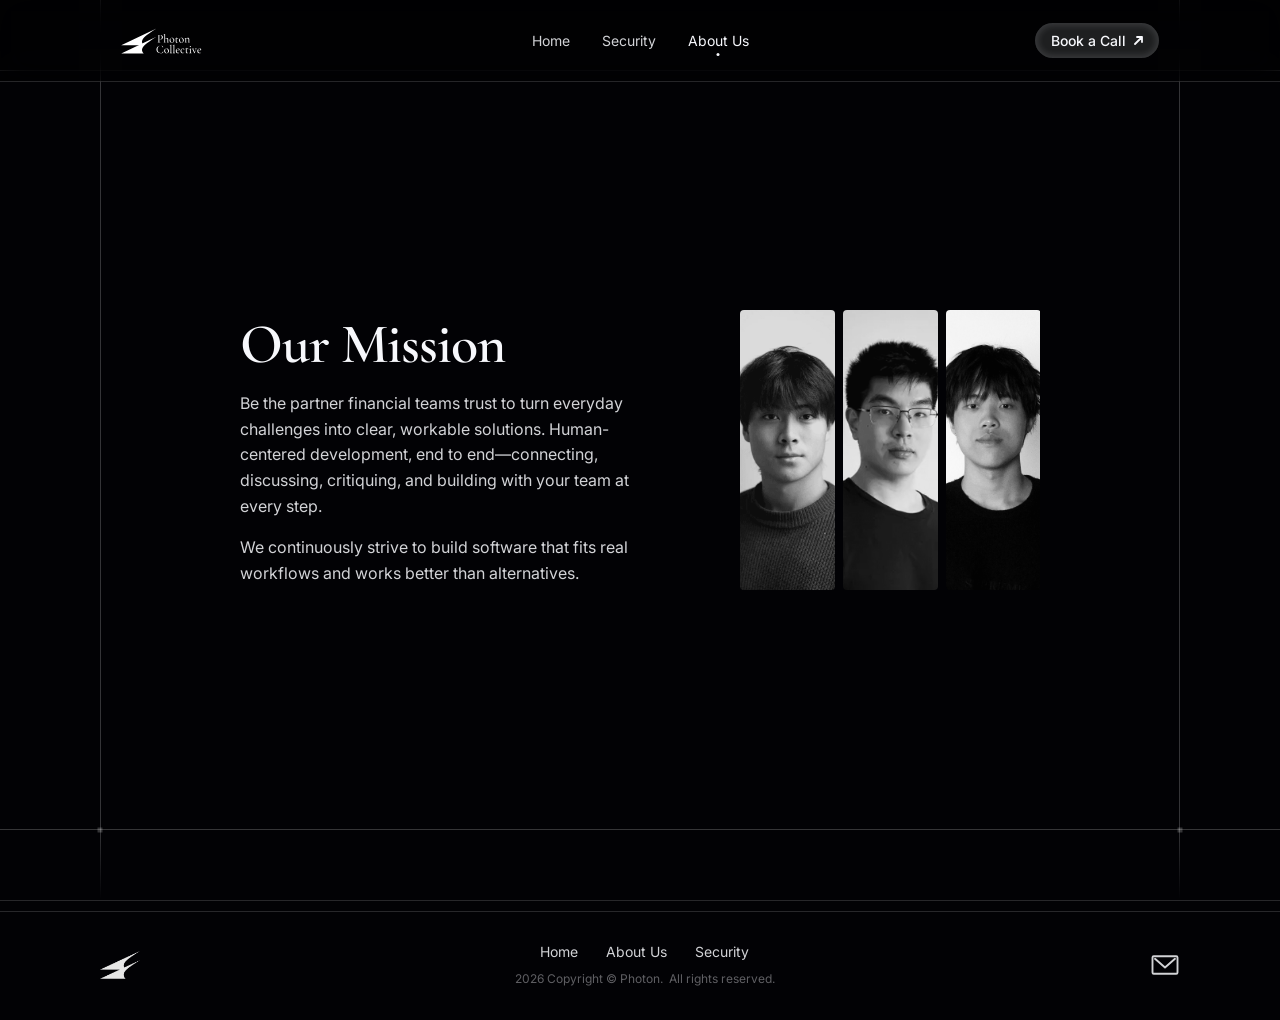
<file: about-us/index.html>
<!DOCTYPE html>
<html lang="en">
<head>
  <meta charset="utf-8">
  <meta name="viewport" content="width=device-width, initial-scale=1">
  <title>About Us — Photon Collective</title>
  <meta name="description" content="Photon Collective solves the operational problems that slow financial teams down, creating secure workflows that bring clarity and speed.">

  <!-- Open Graph -->
  <meta property="og:type" content="website">
  <meta property="og:title" content="About Us — Photon Collective">
  <meta property="og:description" content="Photon Collective solves the operational problems that slow financial teams down, creating secure workflows that bring clarity and speed.">
  <meta name="twitter:card" content="summary_large_image">
  <meta name="twitter:title" content="About Us — Photon Collective">
  <meta name="twitter:description" content="Photon Collective solves the operational problems that slow financial teams down, creating secure workflows that bring clarity and speed.">

  <!-- Favicon -->
  <link rel="icon" href="../images/favicon-light.png" media="(prefers-color-scheme: light)">
  <link rel="icon" href="../images/favicon-dark.png" media="(prefers-color-scheme: dark)">

  <!-- Fonts -->
  <link rel="preconnect" href="https://fonts.gstatic.com" crossorigin>
  <link rel="stylesheet" href="https://fonts.googleapis.com/css2?family=Cormorant+Infant:ital,wght@0,400;0,500;0,600;0,700;1,400;1,500;1,600;1,700&family=Inter:wght@400;500;600&display=swap">

  <!-- Styles -->
  <link rel="stylesheet" href="../css/styles.css">
</head>
<body>

  <!-- SVG symbol defs -->
  <svg xmlns="http://www.w3.org/2000/svg" style="position:absolute;width:0;height:0;overflow:hidden" aria-hidden="true">
    <defs>
      <symbol id="wordmark" viewBox="0 0 81 26"><path d="M 35.463 0.442 C 24.383 7.673 17.816 11.768 22.715 17.207 L 0.231 17.207 Z" fill="rgb(255, 255, 255)"></path><path d="M 35.463 8.678 C 24.383 15.908 17.816 20.003 22.715 25.442 L 0.231 25.442 Z" fill="rgb(255, 255, 255)"></path><path d="M 38.351 13.56 C 38.351 13.811 38.382 13.995 38.443 14.113 C 38.505 14.223 38.621 14.301 38.79 14.348 C 38.967 14.395 39.248 14.419 39.633 14.419 C 39.656 14.419 39.668 14.442 39.668 14.489 C 39.668 14.537 39.656 14.56 39.633 14.56 C 39.317 14.56 39.071 14.556 38.894 14.548 L 37.889 14.537 L 37.092 14.548 C 36.945 14.556 36.749 14.56 36.503 14.56 C 36.48 14.56 36.468 14.537 36.468 14.489 C 36.468 14.442 36.48 14.419 36.503 14.419 C 36.78 14.419 36.98 14.399 37.103 14.36 C 37.227 14.321 37.311 14.246 37.358 14.137 C 37.404 14.019 37.427 13.842 37.427 13.607 L 37.427 8.16 C 37.427 7.925 37.404 7.752 37.358 7.642 C 37.311 7.533 37.223 7.458 37.092 7.419 C 36.968 7.372 36.772 7.348 36.503 7.348 C 36.48 7.348 36.468 7.325 36.468 7.278 C 36.468 7.231 36.48 7.207 36.503 7.207 L 37.08 7.219 C 37.419 7.235 37.685 7.242 37.877 7.242 C 38.062 7.242 38.282 7.231 38.536 7.207 C 38.628 7.207 38.771 7.203 38.963 7.195 C 39.163 7.18 39.337 7.172 39.483 7.172 C 40.207 7.172 40.788 7.337 41.227 7.666 C 41.666 7.988 41.886 8.478 41.886 9.137 C 41.886 9.646 41.759 10.078 41.504 10.431 C 41.258 10.784 40.938 11.046 40.546 11.219 C 40.161 11.391 39.76 11.478 39.344 11.478 C 39.121 11.478 38.936 11.458 38.79 11.419 C 38.767 11.419 38.755 11.399 38.755 11.36 C 38.755 11.337 38.759 11.313 38.767 11.289 C 38.782 11.266 38.798 11.258 38.813 11.266 C 38.936 11.297 39.071 11.313 39.217 11.313 C 39.679 11.313 40.068 11.144 40.384 10.807 C 40.7 10.47 40.858 9.984 40.858 9.348 C 40.858 8.729 40.703 8.246 40.395 7.901 C 40.088 7.548 39.679 7.372 39.171 7.372 C 38.932 7.372 38.759 7.391 38.651 7.431 C 38.543 7.462 38.466 7.537 38.42 7.654 C 38.374 7.764 38.351 7.94 38.351 8.184 Z" fill="rgb(255, 255, 255)"></path><path d="M 42.624 14.56 C 42.608 14.56 42.601 14.537 42.601 14.489 C 42.601 14.442 42.608 14.419 42.624 14.419 C 42.909 14.419 43.093 14.368 43.178 14.266 C 43.271 14.156 43.317 13.937 43.317 13.607 L 43.317 7.56 C 43.317 7.278 43.29 7.078 43.236 6.96 C 43.19 6.835 43.101 6.772 42.97 6.772 C 42.839 6.772 42.67 6.823 42.462 6.925 L 42.45 6.925 C 42.42 6.925 42.397 6.905 42.381 6.866 C 42.366 6.827 42.37 6.799 42.393 6.784 L 43.941 6.031 L 43.975 6.031 C 44.006 6.031 44.033 6.042 44.056 6.066 C 44.087 6.089 44.102 6.117 44.102 6.148 L 44.102 13.607 C 44.102 13.937 44.148 14.156 44.241 14.266 C 44.333 14.368 44.522 14.419 44.807 14.419 C 44.83 14.419 44.842 14.442 44.842 14.489 C 44.842 14.537 44.83 14.56 44.807 14.56 C 44.614 14.56 44.464 14.556 44.356 14.548 L 43.721 14.537 L 43.063 14.548 C 42.955 14.556 42.809 14.56 42.624 14.56 Z M 45.731 14.56 C 45.716 14.56 45.708 14.537 45.708 14.489 C 45.708 14.442 45.716 14.419 45.731 14.419 C 46.016 14.419 46.201 14.368 46.285 14.266 C 46.378 14.156 46.424 13.937 46.424 13.607 L 46.424 11.795 C 46.424 11.34 46.339 11.003 46.17 10.784 C 46.008 10.564 45.754 10.454 45.408 10.454 C 45.138 10.454 44.865 10.537 44.587 10.701 C 44.31 10.866 44.079 11.086 43.894 11.36 L 43.837 11.219 C 44.16 10.772 44.487 10.439 44.818 10.219 C 45.157 9.999 45.512 9.889 45.881 9.889 C 46.305 9.889 46.632 10.015 46.863 10.266 C 47.094 10.517 47.21 10.874 47.21 11.337 L 47.21 13.607 C 47.21 13.937 47.256 14.156 47.348 14.266 C 47.441 14.368 47.629 14.419 47.914 14.419 C 47.937 14.419 47.949 14.442 47.949 14.489 C 47.949 14.537 47.937 14.56 47.914 14.56 C 47.722 14.56 47.572 14.556 47.464 14.548 L 46.828 14.537 L 46.17 14.548 C 46.062 14.556 45.916 14.56 45.731 14.56 Z" fill="rgb(255, 255, 255)"></path><path d="M 50.836 14.713 C 50.382 14.713 49.981 14.603 49.635 14.384 C 49.288 14.156 49.019 13.854 48.826 13.478 C 48.641 13.093 48.549 12.678 48.549 12.231 C 48.549 11.721 48.672 11.289 48.919 10.937 C 49.165 10.576 49.481 10.309 49.866 10.137 C 50.251 9.956 50.644 9.866 51.044 9.866 C 51.498 9.866 51.899 9.98 52.246 10.207 C 52.592 10.435 52.858 10.737 53.043 11.113 C 53.227 11.482 53.32 11.874 53.32 12.289 C 53.32 12.768 53.204 13.191 52.973 13.56 C 52.75 13.929 52.45 14.215 52.072 14.419 C 51.695 14.615 51.283 14.713 50.836 14.713 Z M 51.171 14.489 C 51.556 14.489 51.853 14.337 52.061 14.031 C 52.269 13.725 52.373 13.262 52.373 12.642 C 52.373 12.133 52.295 11.686 52.142 11.301 C 51.995 10.917 51.791 10.623 51.529 10.419 C 51.267 10.207 50.975 10.101 50.651 10.101 C 50.274 10.101 49.981 10.25 49.773 10.548 C 49.573 10.839 49.473 11.27 49.473 11.842 C 49.473 12.337 49.546 12.788 49.693 13.195 C 49.839 13.595 50.039 13.913 50.293 14.148 C 50.555 14.376 50.848 14.489 51.171 14.489 Z" fill="rgb(255, 255, 255)"></path><path d="M 55.878 14.701 C 55.554 14.701 55.281 14.627 55.057 14.478 C 54.842 14.321 54.734 14.062 54.734 13.701 L 54.734 10.984 C 54.734 10.709 54.695 10.533 54.618 10.454 C 54.549 10.376 54.387 10.337 54.133 10.337 C 54.11 10.337 54.099 10.305 54.099 10.242 C 54.099 10.188 54.11 10.16 54.133 10.16 C 54.472 10.152 54.746 10.07 54.953 9.913 C 55.161 9.748 55.296 9.525 55.358 9.242 C 55.365 9.219 55.396 9.207 55.45 9.207 C 55.504 9.207 55.531 9.219 55.531 9.242 L 55.531 13.301 C 55.531 13.921 55.827 14.231 56.42 14.231 C 56.751 14.231 57.056 14.121 57.333 13.901 C 57.341 13.893 57.352 13.889 57.368 13.889 C 57.391 13.889 57.41 13.905 57.425 13.937 C 57.441 13.968 57.437 13.991 57.414 14.007 C 57.129 14.25 56.867 14.427 56.628 14.537 C 56.389 14.646 56.139 14.701 55.878 14.701 Z M 57.067 10.595 C 56.551 10.478 55.954 10.419 55.277 10.419 L 55.277 10.148 C 55.762 10.148 56.37 10.109 57.102 10.031 C 57.125 10.031 57.144 10.058 57.16 10.113 C 57.175 10.168 57.183 10.231 57.183 10.301 C 57.183 10.372 57.171 10.442 57.148 10.513 C 57.125 10.576 57.098 10.603 57.067 10.595 Z" fill="rgb(255, 255, 255)"></path><path d="M 60.312 14.713 C 59.858 14.713 59.457 14.603 59.111 14.384 C 58.764 14.156 58.495 13.854 58.302 13.478 C 58.117 13.093 58.025 12.678 58.025 12.231 C 58.025 11.721 58.148 11.289 58.394 10.937 C 58.641 10.576 58.957 10.309 59.342 10.137 C 59.727 9.956 60.12 9.866 60.52 9.866 C 60.974 9.866 61.375 9.98 61.721 10.207 C 62.068 10.435 62.333 10.737 62.518 11.113 C 62.703 11.482 62.795 11.874 62.795 12.289 C 62.795 12.768 62.68 13.191 62.449 13.56 C 62.226 13.929 61.925 14.215 61.548 14.419 C 61.171 14.615 60.759 14.713 60.312 14.713 Z M 60.647 14.489 C 61.032 14.489 61.328 14.337 61.536 14.031 C 61.744 13.725 61.848 13.262 61.848 12.642 C 61.848 12.133 61.771 11.686 61.617 11.301 C 61.471 10.917 61.267 10.623 61.005 10.419 C 60.743 10.207 60.451 10.101 60.127 10.101 C 59.75 10.101 59.457 10.25 59.249 10.548 C 59.049 10.839 58.949 11.27 58.949 11.842 C 58.949 12.337 59.022 12.788 59.168 13.195 C 59.315 13.595 59.515 13.913 59.769 14.148 C 60.031 14.376 60.324 14.489 60.647 14.489 Z" fill="rgb(255, 255, 255)"></path><path d="M 66.797 14.56 C 66.774 14.56 66.762 14.537 66.762 14.489 C 66.762 14.442 66.774 14.419 66.797 14.419 C 66.99 14.419 67.132 14.399 67.224 14.36 C 67.325 14.313 67.39 14.235 67.421 14.125 C 67.459 14.007 67.479 13.835 67.479 13.607 L 67.479 11.76 C 67.479 11.305 67.398 10.972 67.236 10.76 C 67.074 10.548 66.816 10.442 66.462 10.442 C 66.193 10.442 65.919 10.525 65.642 10.689 C 65.372 10.854 65.141 11.074 64.949 11.348 L 64.903 11.207 C 65.55 10.313 66.227 9.866 66.936 9.866 C 67.359 9.866 67.687 9.995 67.918 10.254 C 68.156 10.505 68.276 10.858 68.276 11.313 L 68.276 13.607 C 68.276 13.835 68.291 14.007 68.322 14.125 C 68.36 14.235 68.426 14.313 68.518 14.36 C 68.618 14.399 68.769 14.419 68.969 14.419 C 68.992 14.419 69.003 14.442 69.003 14.489 C 69.003 14.537 68.992 14.56 68.969 14.56 C 68.784 14.56 68.634 14.556 68.518 14.548 L 67.883 14.537 L 67.248 14.548 C 67.132 14.556 66.982 14.56 66.797 14.56 Z M 63.69 14.56 C 63.667 14.56 63.655 14.537 63.655 14.489 C 63.655 14.442 63.667 14.419 63.69 14.419 C 63.882 14.419 64.025 14.399 64.117 14.36 C 64.217 14.313 64.283 14.235 64.314 14.125 C 64.352 14.007 64.371 13.835 64.371 13.607 L 64.371 11.313 C 64.371 11.054 64.341 10.87 64.279 10.76 C 64.225 10.642 64.129 10.584 63.99 10.584 C 63.859 10.584 63.655 10.639 63.378 10.748 L 63.355 10.748 C 63.332 10.748 63.313 10.729 63.297 10.689 C 63.289 10.65 63.297 10.627 63.32 10.619 L 64.741 9.925 L 64.81 9.913 C 64.887 9.913 64.964 10.007 65.041 10.195 C 65.126 10.376 65.168 10.615 65.168 10.913 L 65.168 13.607 C 65.168 13.835 65.184 14.007 65.215 14.125 C 65.253 14.235 65.319 14.313 65.411 14.36 C 65.511 14.399 65.661 14.419 65.861 14.419 C 65.885 14.419 65.896 14.442 65.896 14.489 C 65.896 14.537 65.885 14.56 65.861 14.56 C 65.677 14.56 65.526 14.556 65.411 14.548 L 64.776 14.537 L 64.129 14.548 C 64.021 14.556 63.875 14.56 63.69 14.56 Z" fill="rgb(255, 255, 255)"></path><path d="M 39.691 17.666 C 40.137 17.666 40.53 17.701 40.869 17.772 C 41.216 17.835 41.539 17.94 41.839 18.09 C 41.893 18.113 41.928 18.14 41.943 18.172 C 41.959 18.195 41.97 18.254 41.978 18.348 L 42.128 19.819 C 42.128 19.842 42.105 19.858 42.059 19.866 C 42.02 19.874 41.997 19.862 41.99 19.831 C 41.597 18.521 40.804 17.866 39.61 17.866 C 39.002 17.866 38.463 18.011 37.993 18.301 C 37.523 18.591 37.157 19.003 36.895 19.537 C 36.641 20.07 36.514 20.693 36.514 21.407 C 36.514 22.105 36.653 22.737 36.93 23.301 C 37.215 23.858 37.596 24.297 38.074 24.619 C 38.559 24.933 39.09 25.09 39.668 25.09 C 40.268 25.09 40.761 24.937 41.146 24.631 C 41.531 24.317 41.843 23.835 42.082 23.184 C 42.09 23.168 42.109 23.16 42.14 23.16 C 42.155 23.16 42.17 23.168 42.186 23.184 C 42.209 23.191 42.221 23.199 42.221 23.207 L 42.094 24.548 C 42.086 24.642 42.074 24.701 42.059 24.725 C 42.043 24.748 42.005 24.776 41.943 24.807 C 41.558 24.987 41.189 25.113 40.834 25.184 C 40.48 25.262 40.091 25.301 39.668 25.301 C 38.852 25.301 38.124 25.14 37.485 24.819 C 36.845 24.489 36.345 24.035 35.983 23.454 C 35.629 22.874 35.452 22.207 35.452 21.454 C 35.452 20.717 35.632 20.062 35.994 19.49 C 36.364 18.909 36.872 18.462 37.519 18.148 C 38.166 17.827 38.89 17.666 39.691 17.666 Z" fill="rgb(255, 255, 255)"></path><path d="M 45.473 25.301 C 45.019 25.301 44.618 25.192 44.272 24.972 C 43.925 24.744 43.656 24.442 43.463 24.066 C 43.279 23.682 43.186 23.266 43.186 22.819 C 43.186 22.309 43.309 21.878 43.556 21.525 C 43.802 21.164 44.118 20.897 44.503 20.725 C 44.888 20.544 45.281 20.454 45.681 20.454 C 46.136 20.454 46.536 20.568 46.883 20.795 C 47.229 21.023 47.495 21.325 47.68 21.701 C 47.865 22.07 47.957 22.462 47.957 22.878 C 47.957 23.356 47.841 23.78 47.61 24.148 C 47.387 24.517 47.087 24.803 46.709 25.007 C 46.332 25.203 45.92 25.301 45.473 25.301 Z M 45.808 25.078 C 46.193 25.078 46.49 24.925 46.698 24.619 C 46.906 24.313 47.01 23.85 47.01 23.231 C 47.01 22.721 46.933 22.274 46.779 21.89 C 46.632 21.505 46.428 21.211 46.167 21.007 C 45.905 20.795 45.612 20.69 45.289 20.69 C 44.911 20.69 44.618 20.839 44.411 21.137 C 44.21 21.427 44.11 21.858 44.11 22.431 C 44.11 22.925 44.183 23.376 44.33 23.784 C 44.476 24.184 44.676 24.501 44.931 24.737 C 45.192 24.964 45.485 25.078 45.808 25.078 Z" fill="rgb(255, 255, 255)"></path><path d="M 48.794 25.148 C 48.778 25.148 48.77 25.125 48.77 25.078 C 48.77 25.031 48.778 25.007 48.794 25.007 C 49.078 25.007 49.263 24.956 49.348 24.854 C 49.44 24.744 49.487 24.525 49.487 24.195 L 49.498 18.148 C 49.498 17.866 49.471 17.666 49.417 17.548 C 49.363 17.423 49.271 17.36 49.14 17.36 C 49.009 17.36 48.843 17.411 48.643 17.513 L 48.632 17.513 C 48.601 17.513 48.574 17.493 48.551 17.454 C 48.536 17.407 48.543 17.38 48.574 17.372 L 50.122 16.631 L 50.168 16.619 C 50.191 16.619 50.218 16.631 50.249 16.654 C 50.287 16.678 50.307 16.705 50.307 16.737 L 50.307 24.195 C 50.307 24.525 50.349 24.744 50.434 24.854 C 50.526 24.956 50.711 25.007 50.988 25.007 C 51.019 25.007 51.035 25.031 51.035 25.078 C 51.035 25.125 51.019 25.148 50.988 25.148 C 50.811 25.148 50.669 25.144 50.561 25.137 L 49.891 25.125 L 49.244 25.137 C 49.136 25.144 48.986 25.148 48.794 25.148 Z" fill="rgb(255, 255, 255)"></path><path d="M 51.805 25.148 C 51.79 25.148 51.782 25.125 51.782 25.078 C 51.782 25.031 51.79 25.007 51.805 25.007 C 52.09 25.007 52.275 24.956 52.36 24.854 C 52.452 24.744 52.498 24.525 52.498 24.195 L 52.51 18.148 C 52.51 17.866 52.483 17.666 52.429 17.548 C 52.375 17.423 52.283 17.36 52.152 17.36 C 52.021 17.36 51.855 17.411 51.655 17.513 L 51.644 17.513 C 51.613 17.513 51.586 17.493 51.563 17.454 C 51.548 17.407 51.555 17.38 51.586 17.372 L 53.134 16.631 L 53.18 16.619 C 53.203 16.619 53.23 16.631 53.261 16.654 C 53.299 16.678 53.319 16.705 53.319 16.737 L 53.319 24.195 C 53.319 24.525 53.361 24.744 53.446 24.854 C 53.538 24.956 53.723 25.007 54 25.007 C 54.031 25.007 54.046 25.031 54.046 25.078 C 54.046 25.125 54.031 25.148 54 25.148 C 53.823 25.148 53.681 25.144 53.573 25.137 L 52.903 25.125 L 52.256 25.137 C 52.148 25.144 51.998 25.148 51.805 25.148 Z" fill="rgb(255, 255, 255)"></path><path d="M 56.966 25.29 C 56.512 25.29 56.119 25.18 55.788 24.984 C 55.457 24.772 55.206 24.494 55.037 24.148 C 54.867 23.796 54.783 23.419 54.783 23.019 C 54.783 22.556 54.891 22.133 55.106 21.748 C 55.33 21.364 55.63 21.062 56.007 20.842 C 56.385 20.615 56.804 20.501 57.266 20.501 C 57.721 20.501 58.067 20.619 58.306 20.854 C 58.545 21.082 58.664 21.411 58.664 21.842 C 58.664 22.062 58.618 22.172 58.525 22.172 L 57.728 22.172 C 57.759 21.709 57.698 21.356 57.543 21.113 C 57.397 20.862 57.174 20.737 56.873 20.737 C 56.496 20.737 56.2 20.901 55.984 21.231 C 55.776 21.552 55.672 21.995 55.672 22.56 C 55.672 23.25 55.826 23.799 56.134 24.207 C 56.45 24.615 56.897 24.819 57.474 24.819 C 57.698 24.819 57.89 24.791 58.052 24.737 C 58.213 24.674 58.402 24.58 58.618 24.454 L 58.629 24.454 C 58.652 24.454 58.672 24.47 58.687 24.501 C 58.71 24.525 58.714 24.548 58.699 24.572 C 58.421 24.823 58.144 25.007 57.867 25.125 C 57.59 25.235 57.289 25.29 56.966 25.29 Z M 55.395 22.007 L 57.982 21.96 L 57.982 22.172 L 55.406 22.184 Z" fill="rgb(255, 255, 255)"></path><path d="M 61.74 25.29 C 61.239 25.29 60.816 25.18 60.469 24.96 C 60.13 24.733 59.876 24.442 59.707 24.089 C 59.545 23.737 59.464 23.364 59.464 22.972 C 59.464 22.47 59.591 22.035 59.845 21.666 C 60.099 21.29 60.427 21.003 60.827 20.807 C 61.228 20.603 61.636 20.501 62.052 20.501 C 62.398 20.501 62.714 20.576 62.999 20.725 C 63.284 20.866 63.426 21.046 63.426 21.266 C 63.426 21.384 63.384 21.486 63.299 21.572 C 63.215 21.658 63.099 21.701 62.953 21.701 C 62.706 21.701 62.514 21.548 62.375 21.242 C 62.29 21.062 62.198 20.933 62.098 20.854 C 61.998 20.776 61.848 20.737 61.647 20.737 C 61.247 20.737 60.931 20.909 60.7 21.254 C 60.469 21.592 60.354 22.042 60.354 22.607 C 60.354 23.258 60.508 23.791 60.816 24.207 C 61.131 24.623 61.609 24.831 62.248 24.831 C 62.672 24.831 63.057 24.709 63.403 24.466 L 63.426 24.466 C 63.449 24.466 63.469 24.478 63.484 24.501 C 63.507 24.525 63.507 24.544 63.484 24.56 C 63.215 24.811 62.941 24.995 62.664 25.113 C 62.387 25.231 62.079 25.29 61.74 25.29 Z" fill="rgb(255, 255, 255)"></path><path d="M 66.014 25.29 C 65.691 25.29 65.417 25.215 65.194 25.066 C 64.978 24.909 64.871 24.65 64.871 24.289 L 64.871 21.572 C 64.871 21.297 64.832 21.121 64.755 21.042 C 64.686 20.964 64.524 20.925 64.27 20.925 C 64.247 20.925 64.235 20.893 64.235 20.831 C 64.235 20.776 64.247 20.748 64.27 20.748 C 64.609 20.74 64.882 20.658 65.09 20.501 C 65.298 20.337 65.433 20.113 65.495 19.831 C 65.502 19.807 65.533 19.795 65.587 19.795 C 65.641 19.795 65.668 19.807 65.668 19.831 L 65.668 23.89 C 65.668 24.509 65.964 24.819 66.557 24.819 C 66.888 24.819 67.193 24.709 67.47 24.489 C 67.477 24.482 67.489 24.478 67.504 24.478 C 67.528 24.478 67.547 24.494 67.562 24.525 C 67.577 24.556 67.574 24.58 67.551 24.595 C 67.266 24.838 67.004 25.015 66.765 25.125 C 66.526 25.235 66.276 25.29 66.014 25.29 Z M 67.204 21.184 C 66.688 21.066 66.091 21.007 65.414 21.007 L 65.414 20.737 C 65.899 20.737 66.507 20.697 67.239 20.619 C 67.262 20.619 67.281 20.646 67.297 20.701 C 67.312 20.756 67.32 20.819 67.32 20.89 C 67.32 20.96 67.308 21.031 67.285 21.101 C 67.262 21.164 67.235 21.191 67.204 21.184 Z" fill="rgb(255, 255, 255)"></path><path d="M 68.323 25.148 C 68.3 25.148 68.289 25.125 68.289 25.078 C 68.289 25.031 68.3 25.007 68.323 25.007 C 68.608 25.007 68.793 24.956 68.878 24.854 C 68.97 24.744 69.016 24.525 69.016 24.195 L 69.016 22.019 C 69.016 21.744 68.989 21.548 68.936 21.431 C 68.882 21.305 68.785 21.242 68.647 21.242 C 68.523 21.242 68.358 21.293 68.15 21.395 L 68.139 21.395 C 68.108 21.395 68.084 21.376 68.069 21.337 C 68.054 21.29 68.061 21.262 68.092 21.254 L 69.663 20.513 L 69.709 20.501 C 69.733 20.501 69.756 20.513 69.779 20.537 C 69.81 20.56 69.825 20.588 69.825 20.619 C 69.825 20.674 69.821 20.831 69.813 21.09 C 69.806 21.348 69.802 21.654 69.802 22.007 L 69.802 24.195 C 69.802 24.525 69.844 24.744 69.929 24.854 C 70.021 24.956 70.21 25.007 70.495 25.007 C 70.518 25.007 70.53 25.031 70.53 25.078 C 70.53 25.125 70.518 25.148 70.495 25.148 C 70.31 25.148 70.16 25.144 70.044 25.137 L 69.409 25.125 L 68.774 25.137 C 68.658 25.144 68.508 25.148 68.323 25.148 Z M 69.34 19.184 C 69.163 19.184 69.02 19.137 68.912 19.042 C 68.812 18.94 68.762 18.799 68.762 18.619 C 68.762 18.446 68.812 18.313 68.912 18.219 C 69.02 18.125 69.163 18.078 69.34 18.078 C 69.509 18.078 69.64 18.125 69.733 18.219 C 69.833 18.313 69.883 18.446 69.883 18.619 C 69.883 18.799 69.837 18.94 69.744 19.042 C 69.652 19.137 69.517 19.184 69.34 19.184 Z" fill="rgb(255, 255, 255)"></path><path d="M 75.93 20.607 C 75.946 20.607 75.953 20.631 75.953 20.678 C 75.953 20.725 75.946 20.748 75.93 20.748 C 75.722 20.748 75.545 20.819 75.399 20.96 C 75.253 21.101 75.114 21.337 74.983 21.666 L 73.551 25.137 C 73.535 25.176 73.493 25.196 73.424 25.196 C 73.354 25.196 73.312 25.176 73.296 25.137 L 71.622 21.584 C 71.467 21.246 71.333 21.023 71.217 20.913 C 71.109 20.803 70.979 20.748 70.825 20.748 C 70.801 20.748 70.79 20.725 70.79 20.678 C 70.79 20.631 70.801 20.607 70.825 20.607 C 70.971 20.607 71.086 20.611 71.171 20.619 L 71.714 20.631 L 72.523 20.619 C 72.638 20.611 72.796 20.607 72.996 20.607 C 73.019 20.607 73.031 20.631 73.031 20.678 C 73.031 20.725 73.019 20.748 72.996 20.748 C 72.542 20.748 72.315 20.842 72.315 21.031 C 72.315 21.086 72.33 21.144 72.361 21.207 L 73.816 24.242 L 73.4 24.89 L 74.729 21.631 C 74.783 21.466 74.81 21.344 74.81 21.266 C 74.81 20.921 74.521 20.748 73.943 20.748 C 73.928 20.748 73.92 20.725 73.92 20.678 C 73.92 20.631 73.928 20.607 73.943 20.607 C 74.151 20.607 74.309 20.611 74.417 20.619 L 75.11 20.631 L 75.537 20.619 C 75.622 20.611 75.753 20.607 75.93 20.607 Z" fill="rgb(255, 255, 255)"></path><path d="M 78.489 25.29 C 78.035 25.29 77.642 25.188 77.311 24.984 C 76.98 24.772 76.73 24.494 76.56 24.148 C 76.391 23.796 76.306 23.419 76.306 23.019 C 76.306 22.556 76.414 22.133 76.63 21.748 C 76.853 21.364 77.153 21.062 77.531 20.842 C 77.908 20.615 78.328 20.501 78.79 20.501 C 79.244 20.501 79.591 20.619 79.829 20.854 C 80.068 21.082 80.187 21.411 80.187 21.842 C 80.187 22.062 80.141 22.172 80.049 22.172 L 79.252 22.172 C 79.283 21.709 79.221 21.356 79.067 21.113 C 78.921 20.862 78.697 20.737 78.397 20.737 C 78.02 20.737 77.723 20.901 77.507 21.231 C 77.299 21.552 77.196 21.995 77.196 22.56 C 77.196 23.25 77.35 23.799 77.658 24.207 C 77.973 24.615 78.42 24.819 78.998 24.819 C 79.221 24.819 79.414 24.791 79.575 24.737 C 79.737 24.674 79.926 24.58 80.141 24.454 L 80.153 24.454 C 80.176 24.454 80.195 24.47 80.211 24.501 C 80.234 24.525 80.237 24.548 80.222 24.572 C 79.945 24.823 79.668 25.007 79.39 25.125 C 79.113 25.235 78.813 25.29 78.489 25.29 Z M 76.918 22.007 L 79.506 21.96 L 79.506 22.172 L 76.93 22.184 Z" fill="rgb(255, 255, 255)"></path></symbol>
    </defs>
  </svg>

  <!-- ======================================================
       NAVIGATION
       ====================================================== -->
  <header>
    <nav class="nav" role="navigation" aria-label="Main navigation">
      <div class="nav-inner">

        <a href="../index.html" class="nav-logo" aria-label="Photon Collective home">
          <svg class="nav-logo-wordmark" viewBox="0 0 81 26" fill="none" aria-hidden="true"><use href="#wordmark"/></svg>
          <span class="sr-only">photon collective</span>
        </a>

        <div class="nav-links">
          <a href="../index.html">Home</a>
          <a href="../security.html">Security</a>
          <a href="index.html" class="active">About Us</a>
        </div>

        <div class="nav-cta">
          <a href="../booking/index.html" class="btn btn-nav-cta">
            Book a Call
            <svg width="9" height="9" viewBox="0 0 9 9" fill="none" aria-hidden="true">
              <path d="M1 8L8 1M8 1H3M8 1V6" stroke="currentColor" stroke-width="1.8" stroke-linecap="round" stroke-linejoin="round"/>
            </svg>
          </a>
        </div>

        <button class="nav-hamburger" aria-label="Open menu" aria-expanded="false">
          <span></span><span></span><span></span>
        </button>
      </div>

      <div class="nav-mobile">
        <a href="../index.html">Home</a>
        <a href="../security.html">Security</a>
        <a href="index.html">About Us</a>
        <a href="../booking/index.html">Book a Call</a>
      </div>
    </nav>
  </header>

  <!-- ======================================================
       MAIN
       ====================================================== -->
  <main>

    <!-- ======================================================
         MISSION / HERO
         ====================================================== -->
    <section class="about-hero" aria-label="Our Mission">
      <div class="hero-grid-frame" aria-hidden="true"></div>
      <div class="hero-grid-h hero-grid-h-top" aria-hidden="true"></div>
      <div class="hero-grid-h hero-grid-h-bot" aria-hidden="true"></div>
      <div class="about-hero-inner">

        <div class="about-text reveal">
          <h1 class="about-heading">Our Mission</h1>
          <p class="about-body">Be the partner financial teams trust to turn everyday challenges into clear, workable solutions. Human-centered development, end to end—connecting, discussing, critiquing, and building with your team at every step.</p>
          <p class="about-body">We continuously strive to build software that fits real workflows and works better than alternatives.</p>
        </div>

        <div class="about-photos reveal reveal-delay-1">
          <div class="about-photo-strip">
            <div class="about-photo-col">
              <img src="../images/portrait-1.png" alt="" class="about-photo-img" loading="eager">
            </div>
            <div class="about-photo-col">
              <img src="../images/portrait-2.png" alt="" class="about-photo-img" loading="eager">
            </div>
            <div class="about-photo-col">
              <img src="../images/portrait-3.png" alt="" class="about-photo-img" loading="eager">
            </div>
          </div>
          <div class="about-photo-labels">
            <span class="about-photo-label">
              <strong>Alex Chen</strong>
              <span class="about-photo-label-sub">Quantitative Strategy @ Evercore in New York</span>
              <span class="about-photo-label-sub">CS &amp; Business @ Carnegie Mellon University</span>
            </span>
            <span class="about-photo-label">
              <strong>Andrew Kang</strong>
              <span class="about-photo-label-sub">Software Engineer @ Arista in Vancouver</span>
              <span class="about-photo-label-sub">CS &amp; Math @ University of British Columbia</span>
            </span>
            <span class="about-photo-label">
              <strong>Eric Lin</strong>
              <span class="about-photo-label-sub">4x Founding Designer for 500k pre-seed</span>
              <span class="about-photo-label-sub">CS &amp; Art @ Carnegie Mellon University</span>
            </span>
          </div>
        </div>

      </div>
    </section>

  </main>

  <!-- ======================================================
       FOOTER
       ====================================================== -->
  <footer class="footer" role="contentinfo">
    <div class="footer-inner">

      <a href="../index.html" class="footer-logo" aria-label="Photon Collective">
        <img src="../logo-dark.png" alt="" class="footer-brand-icon" aria-hidden="true">
      </a>

      <div class="footer-center">
        <nav class="footer-nav" aria-label="Footer navigation">
          <a href="../index.html">Home</a>
          <a href="index.html">About Us</a>
          <a href="../security.html">Security</a>
        </nav>
        <div class="footer-copy">
          <span>2026 Copyright © Photon.</span>
          <p>All rights reserved.</p>
        </div>
      </div>

      <a href="mailto:hello@photocollective.dev" class="footer-email">
        <svg viewBox="0 0 24 16" fill="none" xmlns="http://www.w3.org/2000/svg" aria-hidden="true">
          <path d="M 1 14 L 19 14 C 19.552 14 20 13.552 20 13 L 20 1 C 20 0.448 19.552 0 19 0 L 1 0 C 0.448 0 0 0.448 0 1 L 0 13 C 0 13.552 0.448 14 1 14 Z" stroke="currentColor" stroke-width="1.5" stroke-linecap="round" stroke-linejoin="round" fill="transparent" transform="translate(2 1)"/>
          <path d="M 2 2 L 10 9 L 18 2" stroke="currentColor" stroke-width="1.5" stroke-linecap="round" stroke-linejoin="round" transform="translate(2 1)"/>
        </svg>
        hello@photocollective.dev
      </a>

    </div>
  </footer>

  <script src="../js/main.js?v=2"></script>

</body>
</html>
</file>
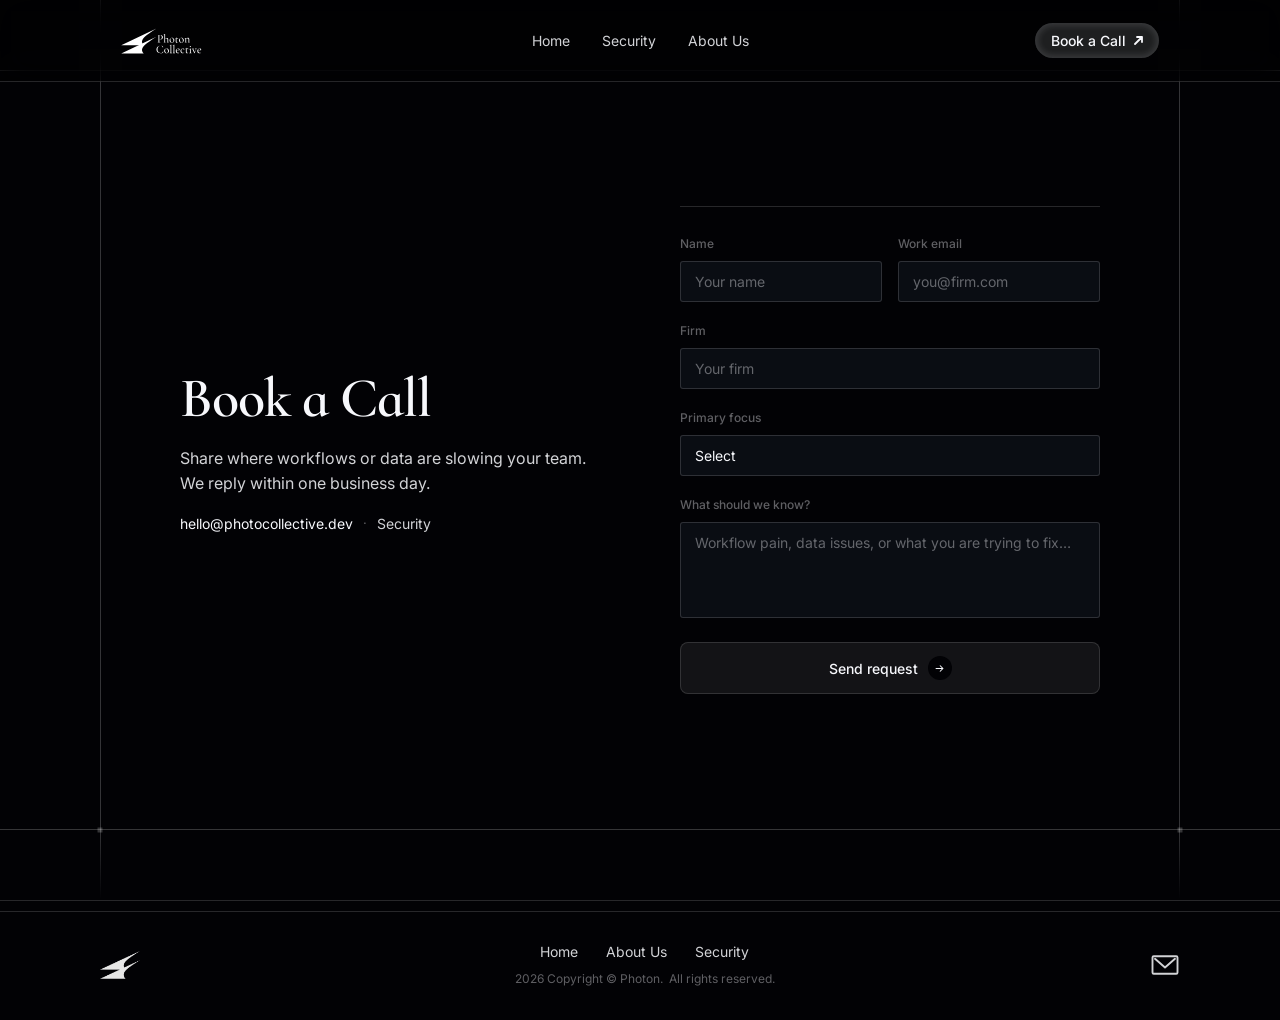
<file: booking/index.html>
<!DOCTYPE html>
<html lang="en">
<head>
  <meta charset="utf-8">
  <meta name="viewport" content="width=device-width, initial-scale=1">
  <title>Book a Discovery Call — Photon Collective</title>
  <meta name="description" content="Schedule a 30-minute discovery call with Photon Collective. Tell us where operations slow down—we'll follow up within one business day.">

  <!-- Open Graph -->
  <meta property="og:type" content="website">
  <meta property="og:title" content="Book a Discovery Call — Photon Collective">
  <meta property="og:description" content="Schedule a 30-minute discovery call. Share where workflows or data infrastructure are slowing your team down.">
  <meta name="twitter:card" content="summary_large_image">
  <meta name="twitter:title" content="Book a Discovery Call — Photon Collective">
  <meta name="twitter:description" content="Schedule a 30-minute discovery call. Share where workflows or data infrastructure are slowing your team down.">

  <!-- Favicon -->
  <link rel="icon" href="../images/favicon-light.png" media="(prefers-color-scheme: light)">
  <link rel="icon" href="../images/favicon-dark.png" media="(prefers-color-scheme: dark)">

  <!-- Fonts -->
  <link rel="preconnect" href="https://fonts.gstatic.com" crossorigin>
  <link rel="stylesheet" href="https://fonts.googleapis.com/css2?family=Cormorant+Infant:ital,wght@0,400;0,500;0,600;0,700;1,400;1,500;1,600;1,700&family=Inter:wght@400;500;600&display=swap">

  <!-- Styles -->
  <link rel="stylesheet" href="../css/styles.css">
</head>
<body class="page-booking">

  <!-- SVG symbol defs -->
  <svg xmlns="http://www.w3.org/2000/svg" style="position:absolute;width:0;height:0;overflow:hidden" aria-hidden="true">
    <defs>
      <symbol id="wordmark" viewBox="0 0 81 26"><path d="M 35.463 0.442 C 24.383 7.673 17.816 11.768 22.715 17.207 L 0.231 17.207 Z" fill="rgb(255, 255, 255)"></path><path d="M 35.463 8.678 C 24.383 15.908 17.816 20.003 22.715 25.442 L 0.231 25.442 Z" fill="rgb(255, 255, 255)"></path><path d="M 38.351 13.56 C 38.351 13.811 38.382 13.995 38.443 14.113 C 38.505 14.223 38.621 14.301 38.79 14.348 C 38.967 14.395 39.248 14.419 39.633 14.419 C 39.656 14.419 39.668 14.442 39.668 14.489 C 39.668 14.537 39.656 14.56 39.633 14.56 C 39.317 14.56 39.071 14.556 38.894 14.548 L 37.889 14.537 L 37.092 14.548 C 36.945 14.556 36.749 14.56 36.503 14.56 C 36.48 14.56 36.468 14.537 36.468 14.489 C 36.468 14.442 36.48 14.419 36.503 14.419 C 36.78 14.419 36.98 14.399 37.103 14.36 C 37.227 14.321 37.311 14.246 37.358 14.137 C 37.404 14.019 37.427 13.842 37.427 13.607 L 37.427 8.16 C 37.427 7.925 37.404 7.752 37.358 7.642 C 37.311 7.533 37.223 7.458 37.092 7.419 C 36.968 7.372 36.772 7.348 36.503 7.348 C 36.48 7.348 36.468 7.325 36.468 7.278 C 36.468 7.231 36.48 7.207 36.503 7.207 L 37.08 7.219 C 37.419 7.235 37.685 7.242 37.877 7.242 C 38.062 7.242 38.282 7.231 38.536 7.207 C 38.628 7.207 38.771 7.203 38.963 7.195 C 39.163 7.18 39.337 7.172 39.483 7.172 C 40.207 7.172 40.788 7.337 41.227 7.666 C 41.666 7.988 41.886 8.478 41.886 9.137 C 41.886 9.646 41.759 10.078 41.504 10.431 C 41.258 10.784 40.938 11.046 40.546 11.219 C 40.161 11.391 39.76 11.478 39.344 11.478 C 39.121 11.478 38.936 11.458 38.79 11.419 C 38.767 11.419 38.755 11.399 38.755 11.36 C 38.755 11.337 38.759 11.313 38.767 11.289 C 38.782 11.266 38.798 11.258 38.813 11.266 C 38.936 11.297 39.071 11.313 39.217 11.313 C 39.679 11.313 40.068 11.144 40.384 10.807 C 40.7 10.47 40.858 9.984 40.858 9.348 C 40.858 8.729 40.703 8.246 40.395 7.901 C 40.088 7.548 39.679 7.372 39.171 7.372 C 38.932 7.372 38.759 7.391 38.651 7.431 C 38.543 7.462 38.466 7.537 38.42 7.654 C 38.374 7.764 38.351 7.94 38.351 8.184 Z" fill="rgb(255, 255, 255)"></path><path d="M 42.624 14.56 C 42.608 14.56 42.601 14.537 42.601 14.489 C 42.601 14.442 42.608 14.419 42.624 14.419 C 42.909 14.419 43.093 14.368 43.178 14.266 C 43.271 14.156 43.317 13.937 43.317 13.607 L 43.317 7.56 C 43.317 7.278 43.29 7.078 43.236 6.96 C 43.19 6.835 43.101 6.772 42.97 6.772 C 42.839 6.772 42.67 6.823 42.462 6.925 L 42.45 6.925 C 42.42 6.925 42.397 6.905 42.381 6.866 C 42.366 6.827 42.37 6.799 42.393 6.784 L 43.941 6.031 L 43.975 6.031 C 44.006 6.031 44.033 6.042 44.056 6.066 C 44.087 6.089 44.102 6.117 44.102 6.148 L 44.102 13.607 C 44.102 13.937 44.148 14.156 44.241 14.266 C 44.333 14.368 44.522 14.419 44.807 14.419 C 44.83 14.419 44.842 14.442 44.842 14.489 C 44.842 14.537 44.83 14.56 44.807 14.56 C 44.614 14.56 44.464 14.556 44.356 14.548 L 43.721 14.537 L 43.063 14.548 C 42.955 14.556 42.809 14.56 42.624 14.56 Z M 45.731 14.56 C 45.716 14.56 45.708 14.537 45.708 14.489 C 45.708 14.442 45.716 14.419 45.731 14.419 C 46.016 14.419 46.201 14.368 46.285 14.266 C 46.378 14.156 46.424 13.937 46.424 13.607 L 46.424 11.795 C 46.424 11.34 46.339 11.003 46.17 10.784 C 46.008 10.564 45.754 10.454 45.408 10.454 C 45.138 10.454 44.865 10.537 44.587 10.701 C 44.31 10.866 44.079 11.086 43.894 11.36 L 43.837 11.219 C 44.16 10.772 44.487 10.439 44.818 10.219 C 45.157 9.999 45.512 9.889 45.881 9.889 C 46.305 9.889 46.632 10.015 46.863 10.266 C 47.094 10.517 47.21 10.874 47.21 11.337 L 47.21 13.607 C 47.21 13.937 47.256 14.156 47.348 14.266 C 47.441 14.368 47.629 14.419 47.914 14.419 C 47.937 14.419 47.949 14.442 47.949 14.489 C 47.949 14.537 47.937 14.56 47.914 14.56 C 47.722 14.56 47.572 14.556 47.464 14.548 L 46.828 14.537 L 46.17 14.548 C 46.062 14.556 45.916 14.56 45.731 14.56 Z" fill="rgb(255, 255, 255)"></path><path d="M 50.836 14.713 C 50.382 14.713 49.981 14.603 49.635 14.384 C 49.288 14.156 49.019 13.854 48.826 13.478 C 48.641 13.093 48.549 12.678 48.549 12.231 C 48.549 11.721 48.672 11.289 48.919 10.937 C 49.165 10.576 49.481 10.309 49.866 10.137 C 50.251 9.956 50.644 9.866 51.044 9.866 C 51.498 9.866 51.899 9.98 52.246 10.207 C 52.592 10.435 52.858 10.737 53.043 11.113 C 53.227 11.482 53.32 11.874 53.32 12.289 C 53.32 12.768 53.204 13.191 52.973 13.56 C 52.75 13.929 52.45 14.215 52.072 14.419 C 51.695 14.615 51.283 14.713 50.836 14.713 Z M 51.171 14.489 C 51.556 14.489 51.853 14.337 52.061 14.031 C 52.269 13.725 52.373 13.262 52.373 12.642 C 52.373 12.133 52.295 11.686 52.142 11.301 C 51.995 10.917 51.791 10.623 51.529 10.419 C 51.267 10.207 50.975 10.101 50.651 10.101 C 50.274 10.101 49.981 10.25 49.773 10.548 C 49.573 10.839 49.473 11.27 49.473 11.842 C 49.473 12.337 49.546 12.788 49.693 13.195 C 49.839 13.595 50.039 13.913 50.293 14.148 C 50.555 14.376 50.848 14.489 51.171 14.489 Z" fill="rgb(255, 255, 255)"></path><path d="M 55.878 14.701 C 55.554 14.701 55.281 14.627 55.057 14.478 C 54.842 14.321 54.734 14.062 54.734 13.701 L 54.734 10.984 C 54.734 10.709 54.695 10.533 54.618 10.454 C 54.549 10.376 54.387 10.337 54.133 10.337 C 54.11 10.337 54.099 10.305 54.099 10.242 C 54.099 10.188 54.11 10.16 54.133 10.16 C 54.472 10.152 54.746 10.07 54.953 9.913 C 55.161 9.748 55.296 9.525 55.358 9.242 C 55.365 9.219 55.396 9.207 55.45 9.207 C 55.504 9.207 55.531 9.219 55.531 9.242 L 55.531 13.301 C 55.531 13.921 55.827 14.231 56.42 14.231 C 56.751 14.231 57.056 14.121 57.333 13.901 C 57.341 13.893 57.352 13.889 57.368 13.889 C 57.391 13.889 57.41 13.905 57.425 13.937 C 57.441 13.968 57.437 13.991 57.414 14.007 C 57.129 14.25 56.867 14.427 56.628 14.537 C 56.389 14.646 56.139 14.701 55.878 14.701 Z M 57.067 10.595 C 56.551 10.478 55.954 10.419 55.277 10.419 L 55.277 10.148 C 55.762 10.148 56.37 10.109 57.102 10.031 C 57.125 10.031 57.144 10.058 57.16 10.113 C 57.175 10.168 57.183 10.231 57.183 10.301 C 57.183 10.372 57.171 10.442 57.148 10.513 C 57.125 10.576 57.098 10.603 57.067 10.595 Z" fill="rgb(255, 255, 255)"></path><path d="M 60.312 14.713 C 59.858 14.713 59.457 14.603 59.111 14.384 C 58.764 14.156 58.495 13.854 58.302 13.478 C 58.117 13.093 58.025 12.678 58.025 12.231 C 58.025 11.721 58.148 11.289 58.394 10.937 C 58.641 10.576 58.957 10.309 59.342 10.137 C 59.727 9.956 60.12 9.866 60.52 9.866 C 60.974 9.866 61.375 9.98 61.721 10.207 C 62.068 10.435 62.333 10.737 62.518 11.113 C 62.703 11.482 62.795 11.874 62.795 12.289 C 62.795 12.768 62.68 13.191 62.449 13.56 C 62.226 13.929 61.925 14.215 61.548 14.419 C 61.171 14.615 60.759 14.713 60.312 14.713 Z M 60.647 14.489 C 61.032 14.489 61.328 14.337 61.536 14.031 C 61.744 13.725 61.848 13.262 61.848 12.642 C 61.848 12.133 61.771 11.686 61.617 11.301 C 61.471 10.917 61.267 10.623 61.005 10.419 C 60.743 10.207 60.451 10.101 60.127 10.101 C 59.75 10.101 59.457 10.25 59.249 10.548 C 59.049 10.839 58.949 11.27 58.949 11.842 C 58.949 12.337 59.022 12.788 59.168 13.195 C 59.315 13.595 59.515 13.913 59.769 14.148 C 60.031 14.376 60.324 14.489 60.647 14.489 Z" fill="rgb(255, 255, 255)"></path><path d="M 66.797 14.56 C 66.774 14.56 66.762 14.537 66.762 14.489 C 66.762 14.442 66.774 14.419 66.797 14.419 C 66.99 14.419 67.132 14.399 67.224 14.36 C 67.325 14.313 67.39 14.235 67.421 14.125 C 67.459 14.007 67.479 13.835 67.479 13.607 L 67.479 11.76 C 67.479 11.305 67.398 10.972 67.236 10.76 C 67.074 10.548 66.816 10.442 66.462 10.442 C 66.193 10.442 65.919 10.525 65.642 10.689 C 65.372 10.854 65.141 11.074 64.949 11.348 L 64.903 11.207 C 65.55 10.313 66.227 9.866 66.936 9.866 C 67.359 9.866 67.687 9.995 67.918 10.254 C 68.156 10.505 68.276 10.858 68.276 11.313 L 68.276 13.607 C 68.276 13.835 68.291 14.007 68.322 14.125 C 68.36 14.235 68.426 14.313 68.518 14.36 C 68.618 14.399 68.769 14.419 68.969 14.419 C 68.992 14.419 69.003 14.442 69.003 14.489 C 69.003 14.537 68.992 14.56 68.969 14.56 C 68.784 14.56 68.634 14.556 68.518 14.548 L 67.883 14.537 L 67.248 14.548 C 67.132 14.556 66.982 14.56 66.797 14.56 Z M 63.69 14.56 C 63.667 14.56 63.655 14.537 63.655 14.489 C 63.655 14.442 63.667 14.419 63.69 14.419 C 63.882 14.419 64.025 14.399 64.117 14.36 C 64.217 14.313 64.283 14.235 64.314 14.125 C 64.352 14.007 64.371 13.835 64.371 13.607 L 64.371 11.313 C 64.371 11.054 64.341 10.87 64.279 10.76 C 64.225 10.642 64.129 10.584 63.99 10.584 C 63.859 10.584 63.655 10.639 63.378 10.748 L 63.355 10.748 C 63.332 10.748 63.313 10.729 63.297 10.689 C 63.289 10.65 63.297 10.627 63.32 10.619 L 64.741 9.925 L 64.81 9.913 C 64.887 9.913 64.964 10.007 65.041 10.195 C 65.126 10.376 65.168 10.615 65.168 10.913 L 65.168 13.607 C 65.168 13.835 65.184 14.007 65.215 14.125 C 65.253 14.235 65.319 14.313 65.411 14.36 C 65.511 14.399 65.661 14.419 65.861 14.419 C 65.885 14.419 65.896 14.442 65.896 14.489 C 65.896 14.537 65.885 14.56 65.861 14.56 C 65.677 14.56 65.526 14.556 65.411 14.548 L 64.776 14.537 L 64.129 14.548 C 64.021 14.556 63.875 14.56 63.69 14.56 Z" fill="rgb(255, 255, 255)"></path><path d="M 39.691 17.666 C 40.137 17.666 40.53 17.701 40.869 17.772 C 41.216 17.835 41.539 17.94 41.839 18.09 C 41.893 18.113 41.928 18.14 41.943 18.172 C 41.959 18.195 41.97 18.254 41.978 18.348 L 42.128 19.819 C 42.128 19.842 42.105 19.858 42.059 19.866 C 42.02 19.874 41.997 19.862 41.99 19.831 C 41.597 18.521 40.804 17.866 39.61 17.866 C 39.002 17.866 38.463 18.011 37.993 18.301 C 37.523 18.591 37.157 19.003 36.895 19.537 C 36.641 20.07 36.514 20.693 36.514 21.407 C 36.514 22.105 36.653 22.737 36.93 23.301 C 37.215 23.858 37.596 24.297 38.074 24.619 C 38.559 24.933 39.09 25.09 39.668 25.09 C 40.268 25.09 40.761 24.937 41.146 24.631 C 41.531 24.317 41.843 23.835 42.082 23.184 C 42.09 23.168 42.109 23.16 42.14 23.16 C 42.155 23.16 42.17 23.168 42.186 23.184 C 42.209 23.191 42.221 23.199 42.221 23.207 L 42.094 24.548 C 42.086 24.642 42.074 24.701 42.059 24.725 C 42.043 24.748 42.005 24.776 41.943 24.807 C 41.558 24.987 41.189 25.113 40.834 25.184 C 40.48 25.262 40.091 25.301 39.668 25.301 C 38.852 25.301 38.124 25.14 37.485 24.819 C 36.845 24.489 36.345 24.035 35.983 23.454 C 35.629 22.874 35.452 22.207 35.452 21.454 C 35.452 20.717 35.632 20.062 35.994 19.49 C 36.364 18.909 36.872 18.462 37.519 18.148 C 38.166 17.827 38.89 17.666 39.691 17.666 Z" fill="rgb(255, 255, 255)"></path><path d="M 45.473 25.301 C 45.019 25.301 44.618 25.192 44.272 24.972 C 43.925 24.744 43.656 24.442 43.463 24.066 C 43.279 23.682 43.186 23.266 43.186 22.819 C 43.186 22.309 43.309 21.878 43.556 21.525 C 43.802 21.164 44.118 20.897 44.503 20.725 C 44.888 20.544 45.281 20.454 45.681 20.454 C 46.136 20.454 46.536 20.568 46.883 20.795 C 47.229 21.023 47.495 21.325 47.68 21.701 C 47.865 22.07 47.957 22.462 47.957 22.878 C 47.957 23.356 47.841 23.78 47.61 24.148 C 47.387 24.517 47.087 24.803 46.709 25.007 C 46.332 25.203 45.92 25.301 45.473 25.301 Z M 45.808 25.078 C 46.193 25.078 46.49 24.925 46.698 24.619 C 46.906 24.313 47.01 23.85 47.01 23.231 C 47.01 22.721 46.933 22.274 46.779 21.89 C 46.632 21.505 46.428 21.211 46.167 21.007 C 45.905 20.795 45.612 20.69 45.289 20.69 C 44.911 20.69 44.618 20.839 44.411 21.137 C 44.21 21.427 44.11 21.858 44.11 22.431 C 44.11 22.925 44.183 23.376 44.33 23.784 C 44.476 24.184 44.676 24.501 44.931 24.737 C 45.192 24.964 45.485 25.078 45.808 25.078 Z" fill="rgb(255, 255, 255)"></path><path d="M 48.794 25.148 C 48.778 25.148 48.77 25.125 48.77 25.078 C 48.77 25.031 48.778 25.007 48.794 25.007 C 49.078 25.007 49.263 24.956 49.348 24.854 C 49.44 24.744 49.487 24.525 49.487 24.195 L 49.498 18.148 C 49.498 17.866 49.471 17.666 49.417 17.548 C 49.363 17.423 49.271 17.36 49.14 17.36 C 49.009 17.36 48.843 17.411 48.643 17.513 L 48.632 17.513 C 48.601 17.513 48.574 17.493 48.551 17.454 C 48.536 17.407 48.543 17.38 48.574 17.372 L 50.122 16.631 L 50.168 16.619 C 50.191 16.619 50.218 16.631 50.249 16.654 C 50.287 16.678 50.307 16.705 50.307 16.737 L 50.307 24.195 C 50.307 24.525 50.349 24.744 50.434 24.854 C 50.526 24.956 50.711 25.007 50.988 25.007 C 51.019 25.007 51.035 25.031 51.035 25.078 C 51.035 25.125 51.019 25.148 50.988 25.148 C 50.811 25.148 50.669 25.144 50.561 25.137 L 49.891 25.125 L 49.244 25.137 C 49.136 25.144 48.986 25.148 48.794 25.148 Z" fill="rgb(255, 255, 255)"></path><path d="M 51.805 25.148 C 51.79 25.148 51.782 25.125 51.782 25.078 C 51.782 25.031 51.79 25.007 51.805 25.007 C 52.09 25.007 52.275 24.956 52.36 24.854 C 52.452 24.744 52.498 24.525 52.498 24.195 L 52.51 18.148 C 52.51 17.866 52.483 17.666 52.429 17.548 C 52.375 17.423 52.283 17.36 52.152 17.36 C 52.021 17.36 51.855 17.411 51.655 17.513 L 51.644 17.513 C 51.613 17.513 51.586 17.493 51.563 17.454 C 51.548 17.407 51.555 17.38 51.586 17.372 L 53.134 16.631 L 53.18 16.619 C 53.203 16.619 53.23 16.631 53.261 16.654 C 53.299 16.678 53.319 16.705 53.319 16.737 L 53.319 24.195 C 53.319 24.525 53.361 24.744 53.446 24.854 C 53.538 24.956 53.723 25.007 54 25.007 C 54.031 25.007 54.046 25.031 54.046 25.078 C 54.046 25.125 54.031 25.148 54 25.148 C 53.823 25.148 53.681 25.144 53.573 25.137 L 52.903 25.125 L 52.256 25.137 C 52.148 25.144 51.998 25.148 51.805 25.148 Z" fill="rgb(255, 255, 255)"></path><path d="M 56.966 25.29 C 56.512 25.29 56.119 25.18 55.788 24.984 C 55.457 24.772 55.206 24.494 55.037 24.148 C 54.867 23.796 54.783 23.419 54.783 23.019 C 54.783 22.556 54.891 22.133 55.106 21.748 C 55.33 21.364 55.63 21.062 56.007 20.842 C 56.385 20.615 56.804 20.501 57.266 20.501 C 57.721 20.501 58.067 20.619 58.306 20.854 C 58.545 21.082 58.664 21.411 58.664 21.842 C 58.664 22.062 58.618 22.172 58.525 22.172 L 57.728 22.172 C 57.759 21.709 57.698 21.356 57.543 21.113 C 57.397 20.862 57.174 20.737 56.873 20.737 C 56.496 20.737 56.2 20.901 55.984 21.231 C 55.776 21.552 55.672 21.995 55.672 22.56 C 55.672 23.25 55.826 23.799 56.134 24.207 C 56.45 24.615 56.897 24.819 57.474 24.819 C 57.698 24.819 57.89 24.791 58.052 24.737 C 58.213 24.674 58.402 24.58 58.618 24.454 L 58.629 24.454 C 58.652 24.454 58.672 24.47 58.687 24.501 C 58.71 24.525 58.714 24.548 58.699 24.572 C 58.421 24.823 58.144 25.007 57.867 25.125 C 57.59 25.235 57.289 25.29 56.966 25.29 Z M 55.395 22.007 L 57.982 21.96 L 57.982 22.172 L 55.406 22.184 Z" fill="rgb(255, 255, 255)"></path><path d="M 61.74 25.29 C 61.239 25.29 60.816 25.18 60.469 24.96 C 60.13 24.733 59.876 24.442 59.707 24.089 C 59.545 23.737 59.464 23.364 59.464 22.972 C 59.464 22.47 59.591 22.035 59.845 21.666 C 60.099 21.29 60.427 21.003 60.827 20.807 C 61.228 20.603 61.636 20.501 62.052 20.501 C 62.398 20.501 62.714 20.576 62.999 20.725 C 63.284 20.866 63.426 21.046 63.426 21.266 C 63.426 21.384 63.384 21.486 63.299 21.572 C 63.215 21.658 63.099 21.701 62.953 21.701 C 62.706 21.701 62.514 21.548 62.375 21.242 C 62.29 21.062 62.198 20.933 62.098 20.854 C 61.998 20.776 61.848 20.737 61.647 20.737 C 61.247 20.737 60.931 20.909 60.7 21.254 C 60.469 21.592 60.354 22.042 60.354 22.607 C 60.354 23.258 60.508 23.791 60.816 24.207 C 61.131 24.623 61.609 24.831 62.248 24.831 C 62.672 24.831 63.057 24.709 63.403 24.466 L 63.426 24.466 C 63.449 24.466 63.469 24.478 63.484 24.501 C 63.507 24.525 63.507 24.544 63.484 24.56 C 63.215 24.811 62.941 24.995 62.664 25.113 C 62.387 25.231 62.079 25.29 61.74 25.29 Z" fill="rgb(255, 255, 255)"></path><path d="M 66.014 25.29 C 65.691 25.29 65.417 25.215 65.194 25.066 C 64.978 24.909 64.871 24.65 64.871 24.289 L 64.871 21.572 C 64.871 21.297 64.832 21.121 64.755 21.042 C 64.686 20.964 64.524 20.925 64.27 20.925 C 64.247 20.925 64.235 20.893 64.235 20.831 C 64.235 20.776 64.247 20.748 64.27 20.748 C 64.609 20.74 64.882 20.658 65.09 20.501 C 65.298 20.337 65.433 20.113 65.495 19.831 C 65.502 19.807 65.533 19.795 65.587 19.795 C 65.641 19.795 65.668 19.807 65.668 19.831 L 65.668 23.89 C 65.668 24.509 65.964 24.819 66.557 24.819 C 66.888 24.819 67.193 24.709 67.47 24.489 C 67.477 24.482 67.489 24.478 67.504 24.478 C 67.528 24.478 67.547 24.494 67.562 24.525 C 67.577 24.556 67.574 24.58 67.551 24.595 C 67.266 24.838 67.004 25.015 66.765 25.125 C 66.526 25.235 66.276 25.29 66.014 25.29 Z M 67.204 21.184 C 66.688 21.066 66.091 21.007 65.414 21.007 L 65.414 20.737 C 65.899 20.737 66.507 20.697 67.239 20.619 C 67.262 20.619 67.281 20.646 67.297 20.701 C 67.312 20.756 67.32 20.819 67.32 20.89 C 67.32 20.96 67.308 21.031 67.285 21.101 C 67.262 21.164 67.235 21.191 67.204 21.184 Z" fill="rgb(255, 255, 255)"></path><path d="M 68.323 25.148 C 68.3 25.148 68.289 25.125 68.289 25.078 C 68.289 25.031 68.3 25.007 68.323 25.007 C 68.608 25.007 68.793 24.956 68.878 24.854 C 68.97 24.744 69.016 24.525 69.016 24.195 L 69.016 22.019 C 69.016 21.744 68.989 21.548 68.936 21.431 C 68.882 21.305 68.785 21.242 68.647 21.242 C 68.523 21.242 68.358 21.293 68.15 21.395 L 68.139 21.395 C 68.108 21.395 68.084 21.376 68.069 21.337 C 68.054 21.29 68.061 21.262 68.092 21.254 L 69.663 20.513 L 69.709 20.501 C 69.733 20.501 69.756 20.513 69.779 20.537 C 69.81 20.56 69.825 20.588 69.825 20.619 C 69.825 20.674 69.821 20.831 69.813 21.09 C 69.806 21.348 69.802 21.654 69.802 22.007 L 69.802 24.195 C 69.802 24.525 69.844 24.744 69.929 24.854 C 70.021 24.956 70.21 25.007 70.495 25.007 C 70.518 25.007 70.53 25.031 70.53 25.078 C 70.53 25.125 70.518 25.148 70.495 25.148 C 70.31 25.148 70.16 25.144 70.044 25.137 L 69.409 25.125 L 68.774 25.137 C 68.658 25.144 68.508 25.148 68.323 25.148 Z M 69.34 19.184 C 69.163 19.184 69.02 19.137 68.912 19.042 C 68.812 18.94 68.762 18.799 68.762 18.619 C 68.762 18.446 68.812 18.313 68.912 18.219 C 69.02 18.125 69.163 18.078 69.34 18.078 C 69.509 18.078 69.64 18.125 69.733 18.219 C 69.833 18.313 69.883 18.446 69.883 18.619 C 69.883 18.799 69.837 18.94 69.744 19.042 C 69.652 19.137 69.517 19.184 69.34 19.184 Z" fill="rgb(255, 255, 255)"></path><path d="M 75.93 20.607 C 75.946 20.607 75.953 20.631 75.953 20.678 C 75.953 20.725 75.946 20.748 75.93 20.748 C 75.722 20.748 75.545 20.819 75.399 20.96 C 75.253 21.101 75.114 21.337 74.983 21.666 L 73.551 25.137 C 73.535 25.176 73.493 25.196 73.424 25.196 C 73.354 25.196 73.312 25.176 73.296 25.137 L 71.622 21.584 C 71.467 21.246 71.333 21.023 71.217 20.913 C 71.109 20.803 70.979 20.748 70.825 20.748 C 70.801 20.748 70.79 20.725 70.79 20.678 C 70.79 20.631 70.801 20.607 70.825 20.607 C 70.971 20.607 71.086 20.611 71.171 20.619 L 71.714 20.631 L 72.523 20.619 C 72.638 20.611 72.796 20.607 72.996 20.607 C 73.019 20.607 73.031 20.631 73.031 20.678 C 73.031 20.725 73.019 20.748 72.996 20.748 C 72.542 20.748 72.315 20.842 72.315 21.031 C 72.315 21.086 72.33 21.144 72.361 21.207 L 73.816 24.242 L 73.4 24.89 L 74.729 21.631 C 74.783 21.466 74.81 21.344 74.81 21.266 C 74.81 20.921 74.521 20.748 73.943 20.748 C 73.928 20.748 73.92 20.725 73.92 20.678 C 73.92 20.631 73.928 20.607 73.943 20.607 C 74.151 20.607 74.309 20.611 74.417 20.619 L 75.11 20.631 L 75.537 20.619 C 75.622 20.611 75.753 20.607 75.93 20.607 Z" fill="rgb(255, 255, 255)"></path><path d="M 78.489 25.29 C 78.035 25.29 77.642 25.188 77.311 24.984 C 76.98 24.772 76.73 24.494 76.56 24.148 C 76.391 23.796 76.306 23.419 76.306 23.019 C 76.306 22.556 76.414 22.133 76.63 21.748 C 76.853 21.364 77.153 21.062 77.531 20.842 C 77.908 20.615 78.328 20.501 78.79 20.501 C 79.244 20.501 79.591 20.619 79.829 20.854 C 80.068 21.082 80.187 21.411 80.187 21.842 C 80.187 22.062 80.141 22.172 80.049 22.172 L 79.252 22.172 C 79.283 21.709 79.221 21.356 79.067 21.113 C 78.921 20.862 78.697 20.737 78.397 20.737 C 78.02 20.737 77.723 20.901 77.507 21.231 C 77.299 21.552 77.196 21.995 77.196 22.56 C 77.196 23.25 77.35 23.799 77.658 24.207 C 77.973 24.615 78.42 24.819 78.998 24.819 C 79.221 24.819 79.414 24.791 79.575 24.737 C 79.737 24.674 79.926 24.58 80.141 24.454 L 80.153 24.454 C 80.176 24.454 80.195 24.47 80.211 24.501 C 80.234 24.525 80.237 24.548 80.222 24.572 C 79.945 24.823 79.668 25.007 79.39 25.125 C 79.113 25.235 78.813 25.29 78.489 25.29 Z M 76.918 22.007 L 79.506 21.96 L 79.506 22.172 L 76.93 22.184 Z" fill="rgb(255, 255, 255)"></path></symbol>
    </defs>
  </svg>

  <header>
    <nav class="nav" role="navigation" aria-label="Main navigation">
      <div class="nav-inner">

        <a href="../index.html" class="nav-logo" aria-label="Photon Collective home">
          <svg class="nav-logo-wordmark" viewBox="0 0 81 26" fill="none" aria-hidden="true"><use href="#wordmark"/></svg>
          <span class="sr-only">photon collective</span>
        </a>

        <div class="nav-links">
          <a href="../index.html">Home</a>
          <a href="../security.html">Security</a>
          <a href="../about-us/index.html">About Us</a>
        </div>

        <div class="nav-cta">
          <a href="index.html" class="btn btn-nav-cta active">
            Book a Call
            <svg width="9" height="9" viewBox="0 0 9 9" fill="none" aria-hidden="true">
              <path d="M1 8L8 1M8 1H3M8 1V6" stroke="currentColor" stroke-width="1.8" stroke-linecap="round" stroke-linejoin="round"/>
            </svg>
          </a>
        </div>

        <button class="nav-hamburger" aria-label="Open menu" aria-expanded="false">
          <span></span><span></span><span></span>
        </button>
      </div>

      <div class="nav-mobile">
        <a href="../index.html">Home</a>
        <a href="../security.html">Security</a>
        <a href="../about-us/index.html">About Us</a>
        <a href="index.html">Book a Call</a>
      </div>
    </nav>
  </header>

  <main>

    <section class="booking-hero" aria-label="Book a discovery call">
      <div class="hero-grid-frame" aria-hidden="true"></div>
      <div class="hero-grid-h hero-grid-h-top" aria-hidden="true"></div>
      <div class="hero-grid-h hero-grid-h-bot" aria-hidden="true"></div>

      <div class="booking-inner reveal">

        <div class="booking-intro">
          <h1 class="booking-heading">Book a Call</h1>
          <p class="booking-lead">Share where workflows or data are slowing your team. We reply within one business day.</p>
          <div class="booking-meta">
            <a href="mailto:hello@photocollective.dev" class="booking-email">hello@photocollective.dev</a>
            <span class="booking-meta-sep" aria-hidden="true">·</span>
            <a href="../security.html" class="booking-link">Security</a>
          </div>
        </div>

        <div class="booking-panel">
          <div class="booking-form-wrap" id="booking-form-wrap">
            <form class="booking-form" id="booking-form" action="#" method="post" novalidate>
              <div class="form-row">
                <div class="form-field">
                  <label class="form-label" for="booking-name">Name</label>
                  <input class="form-input" type="text" id="booking-name" name="name" placeholder="Your name" autocomplete="name" required>
                </div>
                <div class="form-field">
                  <label class="form-label" for="booking-email">Work email</label>
                  <input class="form-input" type="email" id="booking-email" name="email" placeholder="you@firm.com" autocomplete="email" required>
                </div>
              </div>

              <div class="form-field">
                <label class="form-label" for="booking-firm">Firm</label>
                <input class="form-input" type="text" id="booking-firm" name="firm" placeholder="Your firm" autocomplete="organization" required>
              </div>

              <div class="form-field">
                <label class="form-label" for="booking-topic">Primary focus</label>
                <select class="form-input form-select" id="booking-topic" name="topic" required>
                  <option value="" disabled selected>Select</option>
                  <option value="workflows">Workflow bottlenecks</option>
                  <option value="data">Data &amp; reporting</option>
                  <option value="legacy">Legacy systems</option>
                  <option value="new-build">New tool or platform</option>
                  <option value="exploring">Not sure yet</option>
                </select>
              </div>

              <div class="form-field">
                <label class="form-label" for="booking-message">What should we know?</label>
                <textarea class="form-textarea" id="booking-message" name="message" rows="3" placeholder="Workflow pain, data issues, or what you are trying to fix…"></textarea>
              </div>

              <p class="form-error" id="booking-form-error" role="alert" hidden></p>

              <button class="form-submit btn-pill-arrow booking-submit" type="submit">
                <span>Send request</span>
                <span class="pill-arrow-dot">
                  <span class="arrow-track">
                    <svg viewBox="0 0 16 16" fill="none" aria-hidden="true"><path d="M3 8h10M9 4l4 4-4 4" stroke="currentColor" stroke-width="1.5" stroke-linecap="round" stroke-linejoin="round"/></svg>
                    <svg viewBox="0 0 16 16" fill="none" aria-hidden="true"><path d="M3 8h10M9 4l4 4-4 4" stroke="currentColor" stroke-width="1.5" stroke-linecap="round" stroke-linejoin="round"/></svg>
                  </span>
                </span>
              </button>
            </form>
          </div>

          <div class="booking-success" id="booking-success" hidden>
            <h2 class="booking-success-title">Send via email</h2>
            <p class="booking-success-body">Your message is ready—one click opens your mail app. We reply within one business day.</p>
            <a href="#" class="btn btn-hero-border booking-success-mail" id="booking-success-mail">Open email</a>
            <a href="../index.html" class="booking-link booking-success-back">← Back to home</a>
          </div>
        </div>

      </div>
    </section>

  </main>

  <footer class="footer" role="contentinfo">
    <div class="footer-inner">

      <a href="../index.html" class="footer-logo" aria-label="Photon Collective">
        <img src="../logo-dark.png" alt="" class="footer-brand-icon" aria-hidden="true">
      </a>

      <div class="footer-center">
        <nav class="footer-nav" aria-label="Footer navigation">
          <a href="../index.html">Home</a>
          <a href="../about-us/index.html">About Us</a>
          <a href="../security.html">Security</a>
        </nav>
        <div class="footer-copy">
          <span>2026 Copyright © Photon.</span>
          <p>All rights reserved.</p>
        </div>
      </div>

      <a href="mailto:hello@photocollective.dev" class="footer-email">
        <svg viewBox="0 0 24 16" fill="none" xmlns="http://www.w3.org/2000/svg" aria-hidden="true">
          <path d="M 1 14 L 19 14 C 19.552 14 20 13.552 20 13 L 20 1 C 20 0.448 19.552 0 19 0 L 1 0 C 0.448 0 0 0.448 0 1 L 0 13 C 0 13.552 0.448 14 1 14 Z" stroke="currentColor" stroke-width="1.5" stroke-linecap="round" stroke-linejoin="round" fill="transparent" transform="translate(2 1)"/>
          <path d="M 2 2 L 10 9 L 18 2" stroke="currentColor" stroke-width="1.5" stroke-linecap="round" stroke-linejoin="round" transform="translate(2 1)"/>
        </svg>
        hello@photocollective.dev
      </a>

    </div>
  </footer>

  <script src="../js/main.js?v=3"></script>

</body>
</html>
</file>
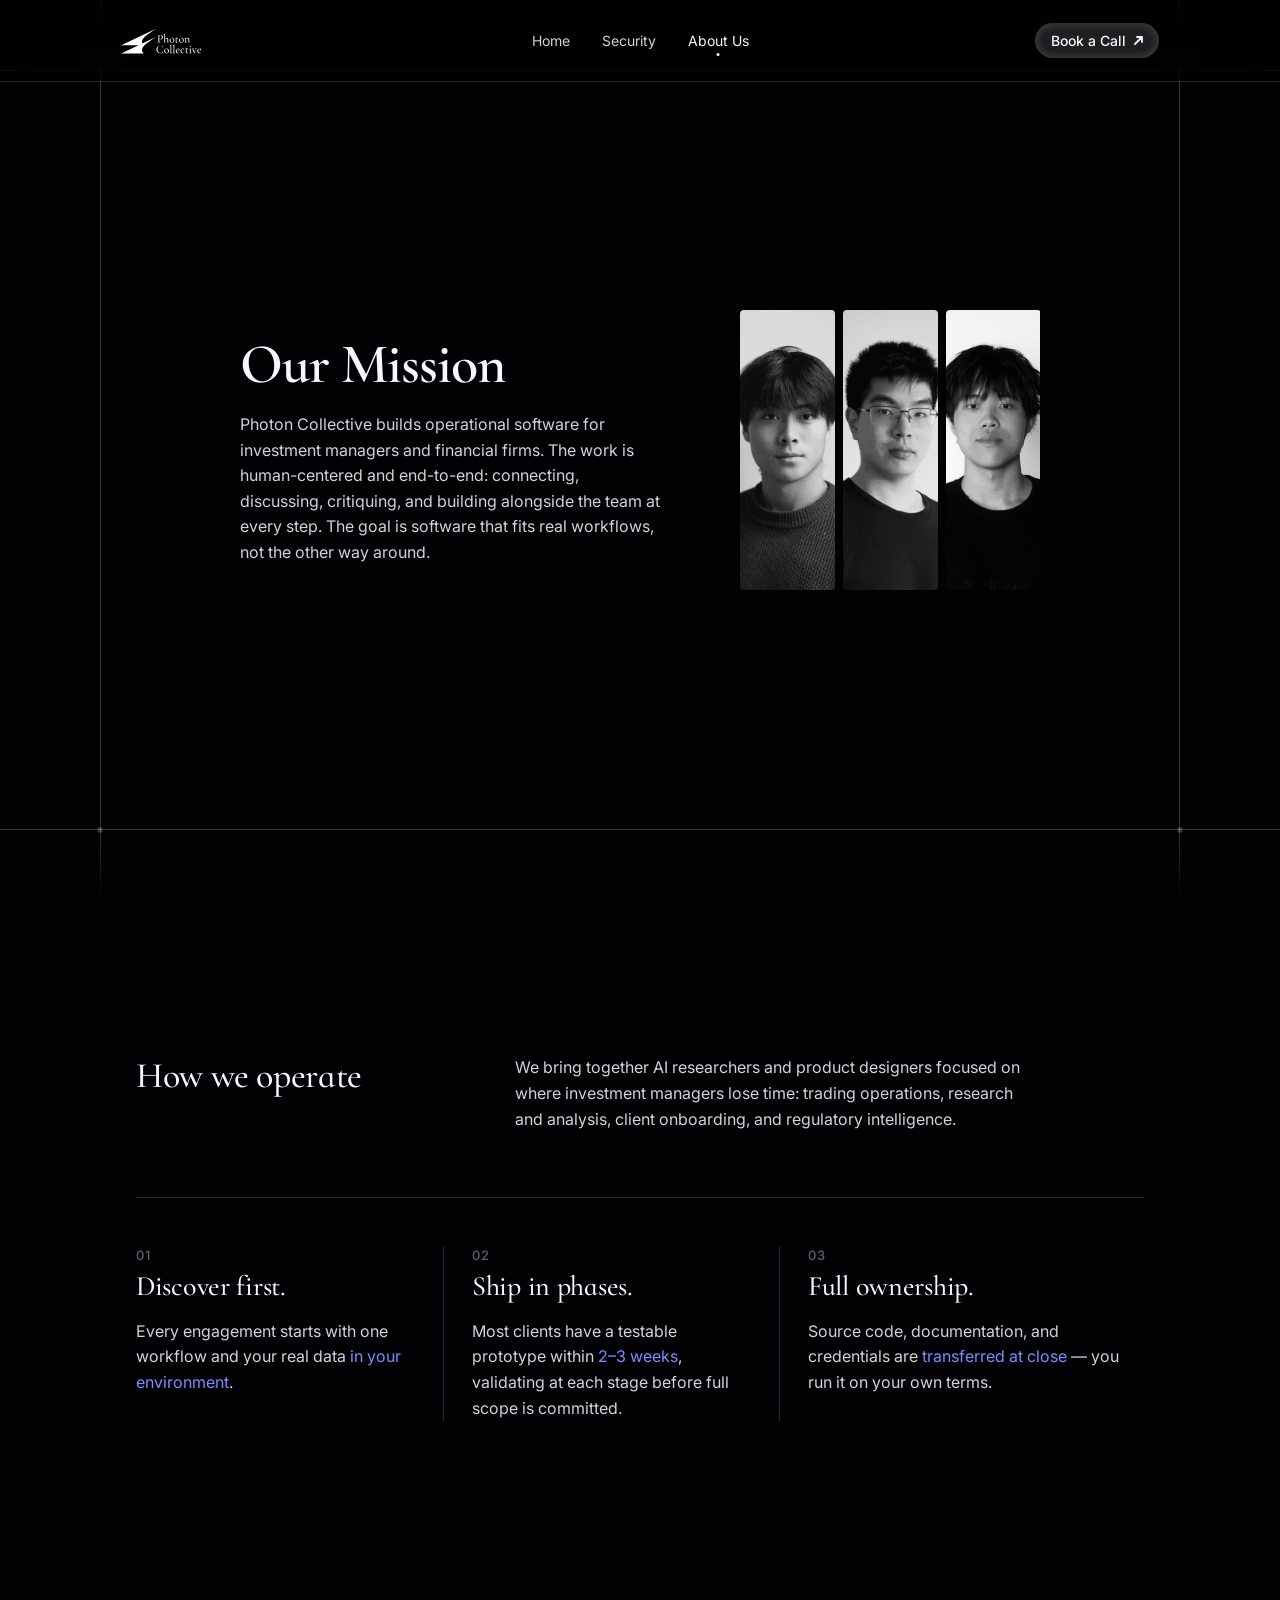
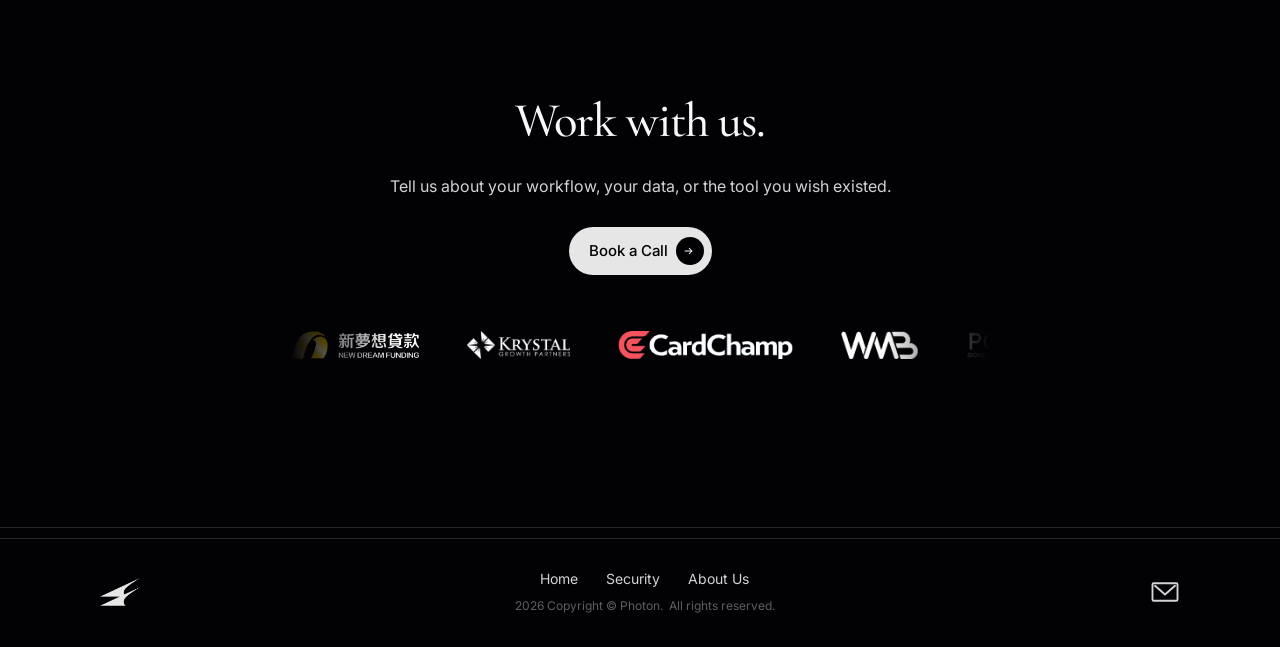
<file: about-us.html>
<!DOCTYPE html>
<html lang="en">
<head>
  <meta charset="utf-8">
  <meta name="viewport" content="width=device-width, initial-scale=1">
  <title>Our Team — Photon Collective</title>
  <meta name="description" content="Photon Collective is a team of AI researchers and fintech product designers building custom financial software for investment managers. Learn about our team and how we work.">

  <!-- Open Graph -->
  <meta property="og:type" content="website">
  <meta property="og:url" content="https://photoncollective.dev/about-us.html">
  <meta property="og:site_name" content="Photon Collective">
  <meta property="og:title" content="Our Team — Photon Collective">
  <meta property="og:description" content="Photon Collective is a team of AI researchers and fintech product designers building custom financial software for investment managers.">
  <meta property="og:image" content="https://photoncollective.dev/images/hero-data-viz.png">
  <meta name="twitter:card" content="summary_large_image">
  <meta name="twitter:title" content="Our Team — Photon Collective">
  <meta name="twitter:description" content="Photon Collective is a team of AI researchers and fintech product designers building custom financial software for investment managers.">
  <meta name="twitter:image" content="https://photoncollective.dev/images/hero-data-viz.png">
  <meta name="theme-color" content="#0c0d12">

  <!-- Favicon -->
  <link rel="icon" href="images/favicon-light.png" media="(prefers-color-scheme: light)">
  <link rel="icon" href="images/favicon-dark.png" media="(prefers-color-scheme: dark)">
  <link rel="apple-touch-icon" href="images/favicon-dark.png">

  <!-- Fonts -->
  <link rel="preconnect" href="https://fonts.googleapis.com">
  <link rel="preconnect" href="https://fonts.gstatic.com" crossorigin>
  <link rel="stylesheet" href="https://fonts.googleapis.com/css2?family=Cormorant+Infant:ital,wght@0,400;0,500;0,600;0,700;1,400;1,500;1,600;1,700&family=Inter:wght@400;500;600&display=swap">

  <!-- Styles -->
  <link rel="stylesheet" href="css/styles.css">

  <!-- SEO -->
  <link rel="canonical" href="https://photoncollective.dev/about-us.html">

  <!-- Structured data -->
  <script type="application/ld+json">
  {
    "@context": "https://schema.org",
    "@type": "Organization",
    "name": "Photon Collective",
    "url": "https://photoncollective.dev",
    "logo": {
      "@type": "ImageObject",
      "url": "https://photoncollective.dev/images/logo-dark.png"
    },
    "description": "Photon Collective builds custom financial tools and workflows for investment teams.",
    "contactPoint": {
      "@type": "ContactPoint",
      "email": "hello@photoncollective.dev",
      "contactType": "sales"
    }
  }
  </script>
  <script type="application/ld+json">
  [
    {
      "@context": "https://schema.org",
      "@type": "Person",
      "name": "Alex Chen",
      "jobTitle": "Co-founder",
      "worksFor": { "@type": "Organization", "name": "Photon Collective" },
      "alumniOf": [
        { "@type": "CollegeOrUniversity", "name": "Carnegie Mellon University" }
      ]
    },
    {
      "@context": "https://schema.org",
      "@type": "Person",
      "name": "Andrew Kang",
      "jobTitle": "Co-founder",
      "worksFor": { "@type": "Organization", "name": "Photon Collective" },
      "alumniOf": [
        { "@type": "CollegeOrUniversity", "name": "University of British Columbia" }
      ]
    },
    {
      "@context": "https://schema.org",
      "@type": "Person",
      "name": "Edison Hui",
      "jobTitle": "GTM Lead",
      "worksFor": { "@type": "Organization", "name": "Photon Collective" },
      "alumniOf": [
        { "@type": "CollegeOrUniversity", "name": "University of British Columbia" }
      ]
    }
  ]
  </script>

</head>
<body>

  <a href="#main-content" class="skip-link">Skip to main content</a>

  <!-- SVG symbol defs -->
  <svg xmlns="http://www.w3.org/2000/svg" style="position:absolute;width:0;height:0;overflow:hidden" aria-hidden="true">
    <defs>
      <symbol id="wordmark" viewBox="0 0 81 26"><path d="M 35.463 0.442 C 24.383 7.673 17.816 11.768 22.715 17.207 L 0.231 17.207 Z" fill="rgb(255, 255, 255)"></path><path d="M 35.463 8.678 C 24.383 15.908 17.816 20.003 22.715 25.442 L 0.231 25.442 Z" fill="rgb(255, 255, 255)"></path><path d="M 38.351 13.56 C 38.351 13.811 38.382 13.995 38.443 14.113 C 38.505 14.223 38.621 14.301 38.79 14.348 C 38.967 14.395 39.248 14.419 39.633 14.419 C 39.656 14.419 39.668 14.442 39.668 14.489 C 39.668 14.537 39.656 14.56 39.633 14.56 C 39.317 14.56 39.071 14.556 38.894 14.548 L 37.889 14.537 L 37.092 14.548 C 36.945 14.556 36.749 14.56 36.503 14.56 C 36.48 14.56 36.468 14.537 36.468 14.489 C 36.468 14.442 36.48 14.419 36.503 14.419 C 36.78 14.419 36.98 14.399 37.103 14.36 C 37.227 14.321 37.311 14.246 37.358 14.137 C 37.404 14.019 37.427 13.842 37.427 13.607 L 37.427 8.16 C 37.427 7.925 37.404 7.752 37.358 7.642 C 37.311 7.533 37.223 7.458 37.092 7.419 C 36.968 7.372 36.772 7.348 36.503 7.348 C 36.48 7.348 36.468 7.325 36.468 7.278 C 36.468 7.231 36.48 7.207 36.503 7.207 L 37.08 7.219 C 37.419 7.235 37.685 7.242 37.877 7.242 C 38.062 7.242 38.282 7.231 38.536 7.207 C 38.628 7.207 38.771 7.203 38.963 7.195 C 39.163 7.18 39.337 7.172 39.483 7.172 C 40.207 7.172 40.788 7.337 41.227 7.666 C 41.666 7.988 41.886 8.478 41.886 9.137 C 41.886 9.646 41.759 10.078 41.504 10.431 C 41.258 10.784 40.938 11.046 40.546 11.219 C 40.161 11.391 39.76 11.478 39.344 11.478 C 39.121 11.478 38.936 11.458 38.79 11.419 C 38.767 11.419 38.755 11.399 38.755 11.36 C 38.755 11.337 38.759 11.313 38.767 11.289 C 38.782 11.266 38.798 11.258 38.813 11.266 C 38.936 11.297 39.071 11.313 39.217 11.313 C 39.679 11.313 40.068 11.144 40.384 10.807 C 40.7 10.47 40.858 9.984 40.858 9.348 C 40.858 8.729 40.703 8.246 40.395 7.901 C 40.088 7.548 39.679 7.372 39.171 7.372 C 38.932 7.372 38.759 7.391 38.651 7.431 C 38.543 7.462 38.466 7.537 38.42 7.654 C 38.374 7.764 38.351 7.94 38.351 8.184 Z" fill="rgb(255, 255, 255)"></path><path d="M 42.624 14.56 C 42.608 14.56 42.601 14.537 42.601 14.489 C 42.601 14.442 42.608 14.419 42.624 14.419 C 42.909 14.419 43.093 14.368 43.178 14.266 C 43.271 14.156 43.317 13.937 43.317 13.607 L 43.317 7.56 C 43.317 7.278 43.29 7.078 43.236 6.96 C 43.19 6.835 43.101 6.772 42.97 6.772 C 42.839 6.772 42.67 6.823 42.462 6.925 L 42.45 6.925 C 42.42 6.925 42.397 6.905 42.381 6.866 C 42.366 6.827 42.37 6.799 42.393 6.784 L 43.941 6.031 L 43.975 6.031 C 44.006 6.031 44.033 6.042 44.056 6.066 C 44.087 6.089 44.102 6.117 44.102 6.148 L 44.102 13.607 C 44.102 13.937 44.148 14.156 44.241 14.266 C 44.333 14.368 44.522 14.419 44.807 14.419 C 44.83 14.419 44.842 14.442 44.842 14.489 C 44.842 14.537 44.83 14.56 44.807 14.56 C 44.614 14.56 44.464 14.556 44.356 14.548 L 43.721 14.537 L 43.063 14.548 C 42.955 14.556 42.809 14.56 42.624 14.56 Z M 45.731 14.56 C 45.716 14.56 45.708 14.537 45.708 14.489 C 45.708 14.442 45.716 14.419 45.731 14.419 C 46.016 14.419 46.201 14.368 46.285 14.266 C 46.378 14.156 46.424 13.937 46.424 13.607 L 46.424 11.795 C 46.424 11.34 46.339 11.003 46.17 10.784 C 46.008 10.564 45.754 10.454 45.408 10.454 C 45.138 10.454 44.865 10.537 44.587 10.701 C 44.31 10.866 44.079 11.086 43.894 11.36 L 43.837 11.219 C 44.16 10.772 44.487 10.439 44.818 10.219 C 45.157 9.999 45.512 9.889 45.881 9.889 C 46.305 9.889 46.632 10.015 46.863 10.266 C 47.094 10.517 47.21 10.874 47.21 11.337 L 47.21 13.607 C 47.21 13.937 47.256 14.156 47.348 14.266 C 47.441 14.368 47.629 14.419 47.914 14.419 C 47.937 14.419 47.949 14.442 47.949 14.489 C 47.949 14.537 47.937 14.56 47.914 14.56 C 47.722 14.56 47.572 14.556 47.464 14.548 L 46.828 14.537 L 46.17 14.548 C 46.062 14.556 45.916 14.56 45.731 14.56 Z" fill="rgb(255, 255, 255)"></path><path d="M 50.836 14.713 C 50.382 14.713 49.981 14.603 49.635 14.384 C 49.288 14.156 49.019 13.854 48.826 13.478 C 48.641 13.093 48.549 12.678 48.549 12.231 C 48.549 11.721 48.672 11.289 48.919 10.937 C 49.165 10.576 49.481 10.309 49.866 10.137 C 50.251 9.956 50.644 9.866 51.044 9.866 C 51.498 9.866 51.899 9.98 52.246 10.207 C 52.592 10.435 52.858 10.737 53.043 11.113 C 53.227 11.482 53.32 11.874 53.32 12.289 C 53.32 12.768 53.204 13.191 52.973 13.56 C 52.75 13.929 52.45 14.215 52.072 14.419 C 51.695 14.615 51.283 14.713 50.836 14.713 Z M 51.171 14.489 C 51.556 14.489 51.853 14.337 52.061 14.031 C 52.269 13.725 52.373 13.262 52.373 12.642 C 52.373 12.133 52.295 11.686 52.142 11.301 C 51.995 10.917 51.791 10.623 51.529 10.419 C 51.267 10.207 50.975 10.101 50.651 10.101 C 50.274 10.101 49.981 10.25 49.773 10.548 C 49.573 10.839 49.473 11.27 49.473 11.842 C 49.473 12.337 49.546 12.788 49.693 13.195 C 49.839 13.595 50.039 13.913 50.293 14.148 C 50.555 14.376 50.848 14.489 51.171 14.489 Z" fill="rgb(255, 255, 255)"></path><path d="M 55.878 14.701 C 55.554 14.701 55.281 14.627 55.057 14.478 C 54.842 14.321 54.734 14.062 54.734 13.701 L 54.734 10.984 C 54.734 10.709 54.695 10.533 54.618 10.454 C 54.549 10.376 54.387 10.337 54.133 10.337 C 54.11 10.337 54.099 10.305 54.099 10.242 C 54.099 10.188 54.11 10.16 54.133 10.16 C 54.472 10.152 54.746 10.07 54.953 9.913 C 55.161 9.748 55.296 9.525 55.358 9.242 C 55.365 9.219 55.396 9.207 55.45 9.207 C 55.504 9.207 55.531 9.219 55.531 9.242 L 55.531 13.301 C 55.531 13.921 55.827 14.231 56.42 14.231 C 56.751 14.231 57.056 14.121 57.333 13.901 C 57.341 13.893 57.352 13.889 57.368 13.889 C 57.391 13.889 57.41 13.905 57.425 13.937 C 57.441 13.968 57.437 13.991 57.414 14.007 C 57.129 14.25 56.867 14.427 56.628 14.537 C 56.389 14.646 56.139 14.701 55.878 14.701 Z M 57.067 10.595 C 56.551 10.478 55.954 10.419 55.277 10.419 L 55.277 10.148 C 55.762 10.148 56.37 10.109 57.102 10.031 C 57.125 10.031 57.144 10.058 57.16 10.113 C 57.175 10.168 57.183 10.231 57.183 10.301 C 57.183 10.372 57.171 10.442 57.148 10.513 C 57.125 10.576 57.098 10.603 57.067 10.595 Z" fill="rgb(255, 255, 255)"></path><path d="M 60.312 14.713 C 59.858 14.713 59.457 14.603 59.111 14.384 C 58.764 14.156 58.495 13.854 58.302 13.478 C 58.117 13.093 58.025 12.678 58.025 12.231 C 58.025 11.721 58.148 11.289 58.394 10.937 C 58.641 10.576 58.957 10.309 59.342 10.137 C 59.727 9.956 60.12 9.866 60.52 9.866 C 60.974 9.866 61.375 9.98 61.721 10.207 C 62.068 10.435 62.333 10.737 62.518 11.113 C 62.703 11.482 62.795 11.874 62.795 12.289 C 62.795 12.768 62.68 13.191 62.449 13.56 C 62.226 13.929 61.925 14.215 61.548 14.419 C 61.171 14.615 60.759 14.713 60.312 14.713 Z M 60.647 14.489 C 61.032 14.489 61.328 14.337 61.536 14.031 C 61.744 13.725 61.848 13.262 61.848 12.642 C 61.848 12.133 61.771 11.686 61.617 11.301 C 61.471 10.917 61.267 10.623 61.005 10.419 C 60.743 10.207 60.451 10.101 60.127 10.101 C 59.75 10.101 59.457 10.25 59.249 10.548 C 59.049 10.839 58.949 11.27 58.949 11.842 C 58.949 12.337 59.022 12.788 59.168 13.195 C 59.315 13.595 59.515 13.913 59.769 14.148 C 60.031 14.376 60.324 14.489 60.647 14.489 Z" fill="rgb(255, 255, 255)"></path><path d="M 66.797 14.56 C 66.774 14.56 66.762 14.537 66.762 14.489 C 66.762 14.442 66.774 14.419 66.797 14.419 C 66.99 14.419 67.132 14.399 67.224 14.36 C 67.325 14.313 67.39 14.235 67.421 14.125 C 67.459 14.007 67.479 13.835 67.479 13.607 L 67.479 11.76 C 67.479 11.305 67.398 10.972 67.236 10.76 C 67.074 10.548 66.816 10.442 66.462 10.442 C 66.193 10.442 65.919 10.525 65.642 10.689 C 65.372 10.854 65.141 11.074 64.949 11.348 L 64.903 11.207 C 65.55 10.313 66.227 9.866 66.936 9.866 C 67.359 9.866 67.687 9.995 67.918 10.254 C 68.156 10.505 68.276 10.858 68.276 11.313 L 68.276 13.607 C 68.276 13.835 68.291 14.007 68.322 14.125 C 68.36 14.235 68.426 14.313 68.518 14.36 C 68.618 14.399 68.769 14.419 68.969 14.419 C 68.992 14.419 69.003 14.442 69.003 14.489 C 69.003 14.537 68.992 14.56 68.969 14.56 C 68.784 14.56 68.634 14.556 68.518 14.548 L 67.883 14.537 L 67.248 14.548 C 67.132 14.556 66.982 14.56 66.797 14.56 Z M 63.69 14.56 C 63.667 14.56 63.655 14.537 63.655 14.489 C 63.655 14.442 63.667 14.419 63.69 14.419 C 63.882 14.419 64.025 14.399 64.117 14.36 C 64.217 14.313 64.283 14.235 64.314 14.125 C 64.352 14.007 64.371 13.835 64.371 13.607 L 64.371 11.313 C 64.371 11.054 64.341 10.87 64.279 10.76 C 64.225 10.642 64.129 10.584 63.99 10.584 C 63.859 10.584 63.655 10.639 63.378 10.748 L 63.355 10.748 C 63.332 10.748 63.313 10.729 63.297 10.689 C 63.289 10.65 63.297 10.627 63.32 10.619 L 64.741 9.925 L 64.81 9.913 C 64.887 9.913 64.964 10.007 65.041 10.195 C 65.126 10.376 65.168 10.615 65.168 10.913 L 65.168 13.607 C 65.168 13.835 65.184 14.007 65.215 14.125 C 65.253 14.235 65.319 14.313 65.411 14.36 C 65.511 14.399 65.661 14.419 65.861 14.419 C 65.885 14.419 65.896 14.442 65.896 14.489 C 65.896 14.537 65.885 14.56 65.861 14.56 C 65.677 14.56 65.526 14.556 65.411 14.548 L 64.776 14.537 L 64.129 14.548 C 64.021 14.556 63.875 14.56 63.69 14.56 Z" fill="rgb(255, 255, 255)"></path><path d="M 39.691 17.666 C 40.137 17.666 40.53 17.701 40.869 17.772 C 41.216 17.835 41.539 17.94 41.839 18.09 C 41.893 18.113 41.928 18.14 41.943 18.172 C 41.959 18.195 41.97 18.254 41.978 18.348 L 42.128 19.819 C 42.128 19.842 42.105 19.858 42.059 19.866 C 42.02 19.874 41.997 19.862 41.99 19.831 C 41.597 18.521 40.804 17.866 39.61 17.866 C 39.002 17.866 38.463 18.011 37.993 18.301 C 37.523 18.591 37.157 19.003 36.895 19.537 C 36.641 20.07 36.514 20.693 36.514 21.407 C 36.514 22.105 36.653 22.737 36.93 23.301 C 37.215 23.858 37.596 24.297 38.074 24.619 C 38.559 24.933 39.09 25.09 39.668 25.09 C 40.268 25.09 40.761 24.937 41.146 24.631 C 41.531 24.317 41.843 23.835 42.082 23.184 C 42.09 23.168 42.109 23.16 42.14 23.16 C 42.155 23.16 42.17 23.168 42.186 23.184 C 42.209 23.191 42.221 23.199 42.221 23.207 L 42.094 24.548 C 42.086 24.642 42.074 24.701 42.059 24.725 C 42.043 24.748 42.005 24.776 41.943 24.807 C 41.558 24.987 41.189 25.113 40.834 25.184 C 40.48 25.262 40.091 25.301 39.668 25.301 C 38.852 25.301 38.124 25.14 37.485 24.819 C 36.845 24.489 36.345 24.035 35.983 23.454 C 35.629 22.874 35.452 22.207 35.452 21.454 C 35.452 20.717 35.632 20.062 35.994 19.49 C 36.364 18.909 36.872 18.462 37.519 18.148 C 38.166 17.827 38.89 17.666 39.691 17.666 Z" fill="rgb(255, 255, 255)"></path><path d="M 45.473 25.301 C 45.019 25.301 44.618 25.192 44.272 24.972 C 43.925 24.744 43.656 24.442 43.463 24.066 C 43.279 23.682 43.186 23.266 43.186 22.819 C 43.186 22.309 43.309 21.878 43.556 21.525 C 43.802 21.164 44.118 20.897 44.503 20.725 C 44.888 20.544 45.281 20.454 45.681 20.454 C 46.136 20.454 46.536 20.568 46.883 20.795 C 47.229 21.023 47.495 21.325 47.68 21.701 C 47.865 22.07 47.957 22.462 47.957 22.878 C 47.957 23.356 47.841 23.78 47.61 24.148 C 47.387 24.517 47.087 24.803 46.709 25.007 C 46.332 25.203 45.92 25.301 45.473 25.301 Z M 45.808 25.078 C 46.193 25.078 46.49 24.925 46.698 24.619 C 46.906 24.313 47.01 23.85 47.01 23.231 C 47.01 22.721 46.933 22.274 46.779 21.89 C 46.632 21.505 46.428 21.211 46.167 21.007 C 45.905 20.795 45.612 20.69 45.289 20.69 C 44.911 20.69 44.618 20.839 44.411 21.137 C 44.21 21.427 44.11 21.858 44.11 22.431 C 44.11 22.925 44.183 23.376 44.33 23.784 C 44.476 24.184 44.676 24.501 44.931 24.737 C 45.192 24.964 45.485 25.078 45.808 25.078 Z" fill="rgb(255, 255, 255)"></path><path d="M 48.794 25.148 C 48.778 25.148 48.77 25.125 48.77 25.078 C 48.77 25.031 48.778 25.007 48.794 25.007 C 49.078 25.007 49.263 24.956 49.348 24.854 C 49.44 24.744 49.487 24.525 49.487 24.195 L 49.498 18.148 C 49.498 17.866 49.471 17.666 49.417 17.548 C 49.363 17.423 49.271 17.36 49.14 17.36 C 49.009 17.36 48.843 17.411 48.643 17.513 L 48.632 17.513 C 48.601 17.513 48.574 17.493 48.551 17.454 C 48.536 17.407 48.543 17.38 48.574 17.372 L 50.122 16.631 L 50.168 16.619 C 50.191 16.619 50.218 16.631 50.249 16.654 C 50.287 16.678 50.307 16.705 50.307 16.737 L 50.307 24.195 C 50.307 24.525 50.349 24.744 50.434 24.854 C 50.526 24.956 50.711 25.007 50.988 25.007 C 51.019 25.007 51.035 25.031 51.035 25.078 C 51.035 25.125 51.019 25.148 50.988 25.148 C 50.811 25.148 50.669 25.144 50.561 25.137 L 49.891 25.125 L 49.244 25.137 C 49.136 25.144 48.986 25.148 48.794 25.148 Z" fill="rgb(255, 255, 255)"></path><path d="M 51.805 25.148 C 51.79 25.148 51.782 25.125 51.782 25.078 C 51.782 25.031 51.79 25.007 51.805 25.007 C 52.09 25.007 52.275 24.956 52.36 24.854 C 52.452 24.744 52.498 24.525 52.498 24.195 L 52.51 18.148 C 52.51 17.866 52.483 17.666 52.429 17.548 C 52.375 17.423 52.283 17.36 52.152 17.36 C 52.021 17.36 51.855 17.411 51.655 17.513 L 51.644 17.513 C 51.613 17.513 51.586 17.493 51.563 17.454 C 51.548 17.407 51.555 17.38 51.586 17.372 L 53.134 16.631 L 53.18 16.619 C 53.203 16.619 53.23 16.631 53.261 16.654 C 53.299 16.678 53.319 16.705 53.319 16.737 L 53.319 24.195 C 53.319 24.525 53.361 24.744 53.446 24.854 C 53.538 24.956 53.723 25.007 54 25.007 C 54.031 25.007 54.046 25.031 54.046 25.078 C 54.046 25.125 54.031 25.148 54 25.148 C 53.823 25.148 53.681 25.144 53.573 25.137 L 52.903 25.125 L 52.256 25.137 C 52.148 25.144 51.998 25.148 51.805 25.148 Z" fill="rgb(255, 255, 255)"></path><path d="M 56.966 25.29 C 56.512 25.29 56.119 25.18 55.788 24.984 C 55.457 24.772 55.206 24.494 55.037 24.148 C 54.867 23.796 54.783 23.419 54.783 23.019 C 54.783 22.556 54.891 22.133 55.106 21.748 C 55.33 21.364 55.63 21.062 56.007 20.842 C 56.385 20.615 56.804 20.501 57.266 20.501 C 57.721 20.501 58.067 20.619 58.306 20.854 C 58.545 21.082 58.664 21.411 58.664 21.842 C 58.664 22.062 58.618 22.172 58.525 22.172 L 57.728 22.172 C 57.759 21.709 57.698 21.356 57.543 21.113 C 57.397 20.862 57.174 20.737 56.873 20.737 C 56.496 20.737 56.2 20.901 55.984 21.231 C 55.776 21.552 55.672 21.995 55.672 22.56 C 55.672 23.25 55.826 23.799 56.134 24.207 C 56.45 24.615 56.897 24.819 57.474 24.819 C 57.698 24.819 57.89 24.791 58.052 24.737 C 58.213 24.674 58.402 24.58 58.618 24.454 L 58.629 24.454 C 58.652 24.454 58.672 24.47 58.687 24.501 C 58.71 24.525 58.714 24.548 58.699 24.572 C 58.421 24.823 58.144 25.007 57.867 25.125 C 57.59 25.235 57.289 25.29 56.966 25.29 Z M 55.395 22.007 L 57.982 21.96 L 57.982 22.172 L 55.406 22.184 Z" fill="rgb(255, 255, 255)"></path><path d="M 61.74 25.29 C 61.239 25.29 60.816 25.18 60.469 24.96 C 60.13 24.733 59.876 24.442 59.707 24.089 C 59.545 23.737 59.464 23.364 59.464 22.972 C 59.464 22.47 59.591 22.035 59.845 21.666 C 60.099 21.29 60.427 21.003 60.827 20.807 C 61.228 20.603 61.636 20.501 62.052 20.501 C 62.398 20.501 62.714 20.576 62.999 20.725 C 63.284 20.866 63.426 21.046 63.426 21.266 C 63.426 21.384 63.384 21.486 63.299 21.572 C 63.215 21.658 63.099 21.701 62.953 21.701 C 62.706 21.701 62.514 21.548 62.375 21.242 C 62.29 21.062 62.198 20.933 62.098 20.854 C 61.998 20.776 61.848 20.737 61.647 20.737 C 61.247 20.737 60.931 20.909 60.7 21.254 C 60.469 21.592 60.354 22.042 60.354 22.607 C 60.354 23.258 60.508 23.791 60.816 24.207 C 61.131 24.623 61.609 24.831 62.248 24.831 C 62.672 24.831 63.057 24.709 63.403 24.466 L 63.426 24.466 C 63.449 24.466 63.469 24.478 63.484 24.501 C 63.507 24.525 63.507 24.544 63.484 24.56 C 63.215 24.811 62.941 24.995 62.664 25.113 C 62.387 25.231 62.079 25.29 61.74 25.29 Z" fill="rgb(255, 255, 255)"></path><path d="M 66.014 25.29 C 65.691 25.29 65.417 25.215 65.194 25.066 C 64.978 24.909 64.871 24.65 64.871 24.289 L 64.871 21.572 C 64.871 21.297 64.832 21.121 64.755 21.042 C 64.686 20.964 64.524 20.925 64.27 20.925 C 64.247 20.925 64.235 20.893 64.235 20.831 C 64.235 20.776 64.247 20.748 64.27 20.748 C 64.609 20.74 64.882 20.658 65.09 20.501 C 65.298 20.337 65.433 20.113 65.495 19.831 C 65.502 19.807 65.533 19.795 65.587 19.795 C 65.641 19.795 65.668 19.807 65.668 19.831 L 65.668 23.89 C 65.668 24.509 65.964 24.819 66.557 24.819 C 66.888 24.819 67.193 24.709 67.47 24.489 C 67.477 24.482 67.489 24.478 67.504 24.478 C 67.528 24.478 67.547 24.494 67.562 24.525 C 67.577 24.556 67.574 24.58 67.551 24.595 C 67.266 24.838 67.004 25.015 66.765 25.125 C 66.526 25.235 66.276 25.29 66.014 25.29 Z M 67.204 21.184 C 66.688 21.066 66.091 21.007 65.414 21.007 L 65.414 20.737 C 65.899 20.737 66.507 20.697 67.239 20.619 C 67.262 20.619 67.281 20.646 67.297 20.701 C 67.312 20.756 67.32 20.819 67.32 20.89 C 67.32 20.96 67.308 21.031 67.285 21.101 C 67.262 21.164 67.235 21.191 67.204 21.184 Z" fill="rgb(255, 255, 255)"></path><path d="M 68.323 25.148 C 68.3 25.148 68.289 25.125 68.289 25.078 C 68.289 25.031 68.3 25.007 68.323 25.007 C 68.608 25.007 68.793 24.956 68.878 24.854 C 68.97 24.744 69.016 24.525 69.016 24.195 L 69.016 22.019 C 69.016 21.744 68.989 21.548 68.936 21.431 C 68.882 21.305 68.785 21.242 68.647 21.242 C 68.523 21.242 68.358 21.293 68.15 21.395 L 68.139 21.395 C 68.108 21.395 68.084 21.376 68.069 21.337 C 68.054 21.29 68.061 21.262 68.092 21.254 L 69.663 20.513 L 69.709 20.501 C 69.733 20.501 69.756 20.513 69.779 20.537 C 69.81 20.56 69.825 20.588 69.825 20.619 C 69.825 20.674 69.821 20.831 69.813 21.09 C 69.806 21.348 69.802 21.654 69.802 22.007 L 69.802 24.195 C 69.802 24.525 69.844 24.744 69.929 24.854 C 70.021 24.956 70.21 25.007 70.495 25.007 C 70.518 25.007 70.53 25.031 70.53 25.078 C 70.53 25.125 70.518 25.148 70.495 25.148 C 70.31 25.148 70.16 25.144 70.044 25.137 L 69.409 25.125 L 68.774 25.137 C 68.658 25.144 68.508 25.148 68.323 25.148 Z M 69.34 19.184 C 69.163 19.184 69.02 19.137 68.912 19.042 C 68.812 18.94 68.762 18.799 68.762 18.619 C 68.762 18.446 68.812 18.313 68.912 18.219 C 69.02 18.125 69.163 18.078 69.34 18.078 C 69.509 18.078 69.64 18.125 69.733 18.219 C 69.833 18.313 69.883 18.446 69.883 18.619 C 69.883 18.799 69.837 18.94 69.744 19.042 C 69.652 19.137 69.517 19.184 69.34 19.184 Z" fill="rgb(255, 255, 255)"></path><path d="M 75.93 20.607 C 75.946 20.607 75.953 20.631 75.953 20.678 C 75.953 20.725 75.946 20.748 75.93 20.748 C 75.722 20.748 75.545 20.819 75.399 20.96 C 75.253 21.101 75.114 21.337 74.983 21.666 L 73.551 25.137 C 73.535 25.176 73.493 25.196 73.424 25.196 C 73.354 25.196 73.312 25.176 73.296 25.137 L 71.622 21.584 C 71.467 21.246 71.333 21.023 71.217 20.913 C 71.109 20.803 70.979 20.748 70.825 20.748 C 70.801 20.748 70.79 20.725 70.79 20.678 C 70.79 20.631 70.801 20.607 70.825 20.607 C 70.971 20.607 71.086 20.611 71.171 20.619 L 71.714 20.631 L 72.523 20.619 C 72.638 20.611 72.796 20.607 72.996 20.607 C 73.019 20.607 73.031 20.631 73.031 20.678 C 73.031 20.725 73.019 20.748 72.996 20.748 C 72.542 20.748 72.315 20.842 72.315 21.031 C 72.315 21.086 72.33 21.144 72.361 21.207 L 73.816 24.242 L 73.4 24.89 L 74.729 21.631 C 74.783 21.466 74.81 21.344 74.81 21.266 C 74.81 20.921 74.521 20.748 73.943 20.748 C 73.928 20.748 73.92 20.725 73.92 20.678 C 73.92 20.631 73.928 20.607 73.943 20.607 C 74.151 20.607 74.309 20.611 74.417 20.619 L 75.11 20.631 L 75.537 20.619 C 75.622 20.611 75.753 20.607 75.93 20.607 Z" fill="rgb(255, 255, 255)"></path><path d="M 78.489 25.29 C 78.035 25.29 77.642 25.188 77.311 24.984 C 76.98 24.772 76.73 24.494 76.56 24.148 C 76.391 23.796 76.306 23.419 76.306 23.019 C 76.306 22.556 76.414 22.133 76.63 21.748 C 76.853 21.364 77.153 21.062 77.531 20.842 C 77.908 20.615 78.328 20.501 78.79 20.501 C 79.244 20.501 79.591 20.619 79.829 20.854 C 80.068 21.082 80.187 21.411 80.187 21.842 C 80.187 22.062 80.141 22.172 80.049 22.172 L 79.252 22.172 C 79.283 21.709 79.221 21.356 79.067 21.113 C 78.921 20.862 78.697 20.737 78.397 20.737 C 78.02 20.737 77.723 20.901 77.507 21.231 C 77.299 21.552 77.196 21.995 77.196 22.56 C 77.196 23.25 77.35 23.799 77.658 24.207 C 77.973 24.615 78.42 24.819 78.998 24.819 C 79.221 24.819 79.414 24.791 79.575 24.737 C 79.737 24.674 79.926 24.58 80.141 24.454 L 80.153 24.454 C 80.176 24.454 80.195 24.47 80.211 24.501 C 80.234 24.525 80.237 24.548 80.222 24.572 C 79.945 24.823 79.668 25.007 79.39 25.125 C 79.113 25.235 78.813 25.29 78.489 25.29 Z M 76.918 22.007 L 79.506 21.96 L 79.506 22.172 L 76.93 22.184 Z" fill="rgb(255, 255, 255)"></path></symbol>
    </defs>
  </svg>

  <!-- ======================================================
       NAVIGATION
       ====================================================== -->
  <header>
    <nav class="nav" role="navigation" aria-label="Main navigation">
      <div class="nav-inner">

        <a href="index.html" class="nav-logo" aria-label="Photon Collective home">
          <svg class="nav-logo-wordmark" viewBox="0 0 81 26" fill="none" aria-hidden="true"><use href="#wordmark"/></svg>
          <span class="sr-only">photon collective</span>
        </a>

        <div class="nav-links">
          <a href="index.html">Home</a>
          <a href="security.html">Security</a>
          <a href="about-us.html" class="active">About Us</a>
        </div>

        <div class="nav-cta">
          <a href="booking.html" class="btn btn-nav-cta">
            Book a Call
            <svg width="9" height="9" viewBox="0 0 9 9" fill="none" aria-hidden="true">
              <path d="M1 8L8 1M8 1H3M8 1V6" stroke="currentColor" stroke-width="1.8" stroke-linecap="round" stroke-linejoin="round"/>
            </svg>
          </a>
        </div>

        <button class="nav-hamburger" aria-label="Open menu" aria-expanded="false">
          <span></span><span></span><span></span>
        </button>
      </div>

    </nav>
    <div class="nav-mobile" role="menu">
      <a href="index.html" role="menuitem">Home</a>
      <a href="security.html" role="menuitem">Security</a>
      <a href="about-us.html" role="menuitem" class="active">About Us</a>
      <a href="booking.html" role="menuitem" class="nav-mobile-cta">
        Book a Call
        <svg width="9" height="9" viewBox="0 0 9 9" fill="none" aria-hidden="true"><path d="M1 8L8 1M8 1H3M8 1V6" stroke="currentColor" stroke-width="1.4" stroke-linecap="round" stroke-linejoin="round"/></svg>
      </a>
    </div>
    <div class="nav-backdrop" aria-hidden="true"></div>
  </header>

  <!-- ======================================================
       MAIN
       ====================================================== -->
  <main id="main-content">

    <!-- ======================================================
         MISSION / HERO
         ====================================================== -->
    <section class="about-hero" aria-label="Our Mission">
      <div class="hero-grid-frame" aria-hidden="true"></div>
      <div class="hero-grid-h hero-grid-h-top" aria-hidden="true"></div>
      <div class="hero-grid-h hero-grid-h-bot" aria-hidden="true"></div>
      <div class="about-hero-inner">

        <div class="about-text reveal">
          <h1 class="about-heading">Our Mission</h1>
          <p class="about-body">Photon Collective builds operational software for investment managers and financial firms. The work is human-centered and end-to-end: connecting, discussing, critiquing, and building alongside the team at every step. The goal is software that fits real workflows, not the other way around.</p>
        </div>

        <div class="about-photos reveal reveal-delay-1">
          <div class="about-photo-strip">
            <div class="about-photo-col">
              <img src="images/portrait-1.png" alt="Alex Chen, co-founder of Photon Collective" class="about-photo-img" loading="eager" width="892" height="876">
            </div>
            <div class="about-photo-col">
              <img src="images/portrait-2.png" alt="Andrew Kang, co-founder of Photon Collective" class="about-photo-img" loading="eager" width="1512" height="1486">
            </div>
            <div class="about-photo-col">
              <img src="images/portrait-3.png" alt="Edison Hui, Photon Collective" class="about-photo-img" loading="eager" width="1512" height="1486">
            </div>
          </div>
          <div class="about-photo-labels">
            <span class="about-photo-label">
              <strong>Alex Chen</strong>
              <span class="about-photo-label-sub">Quantitative Strategy @ Evercore in NYC</span>
              <span class="about-photo-label-sub">CS &amp; Business @ Carnegie Mellon University</span>
            </span>
            <span class="about-photo-label">
              <strong>Andrew Kang</strong>
              <span class="about-photo-label-sub">Software Engineer @ Arista in Vancouver</span>
              <span class="about-photo-label-sub">CS &amp; Math @ University of British Columbia</span>
            </span>
            <span class="about-photo-label">
              <strong>Edison Hui</strong>
              <span class="about-photo-label-sub">GTM Lead, institutional sales &amp; partnerships</span>
              <span class="about-photo-label-sub">Econ &amp; Stat @ University of British Columbia</span>
            </span>
          </div>
        </div>

      </div>
    </section>

    <!-- ======================================================
         APPROACH
         ====================================================== -->
    <section class="about-approach" aria-label="How we operate">
      <div class="about-approach-header">
        <h2 class="about-approach-eyebrow reveal">How we operate</h2>
        <p class="about-approach-lead reveal">We bring together AI researchers and product designers focused on where investment managers lose time: trading operations, research and analysis, client onboarding, and regulatory intelligence.</p>
      </div>
      <div class="about-approach-inner">

        <div class="about-approach-item reveal">
          <span class="about-approach-num">01</span>
          <h3 class="about-approach-title">Discover first.</h3>
          <p class="about-approach-body">Every engagement starts with one workflow and your real data <span class="sec-highlight">in your environment</span>.</p>
        </div>

        <div class="about-approach-item reveal reveal-delay-1">
          <span class="about-approach-num">02</span>
          <h3 class="about-approach-title">Ship in phases.</h3>
          <p class="about-approach-body">Most clients have a testable prototype within <span class="sec-highlight">2–3 weeks</span>, validating at each stage before full scope is committed.</p>
        </div>

        <div class="about-approach-item reveal reveal-delay-2">
          <span class="about-approach-num">03</span>
          <h3 class="about-approach-title">Full ownership.</h3>
          <p class="about-approach-body">Source code, documentation, and credentials are <span class="sec-highlight">transferred at close</span> — you run it on your own terms.</p>
        </div>

      </div>
    </section>

  </main>

  <!-- ======================================================
       CTA
       ====================================================== -->
  <section class="cta-section" id="cta" aria-label="Call to action">

    <div class="cta-inner">
      <h2 class="cta-heading reveal">Work with us.</h2>
      <p class="cta-sub reveal reveal-delay-1">
        Tell us about your workflow, your data, or the tool you wish existed.
      </p>
      <a href="booking.html" class="btn btn-pill-arrow btn-pill-lg reveal reveal-delay-2">
        <span>Book a Call</span>
        <span class="pill-arrow-dot">
          <span class="arrow-track">
            <svg viewBox="0 0 16 16" fill="none" aria-hidden="true"><path d="M3 8h10M9 4l4 4-4 4" stroke="currentColor" stroke-width="1.5" stroke-linecap="round" stroke-linejoin="round"/></svg>
            <svg viewBox="0 0 16 16" fill="none" aria-hidden="true"><path d="M3 8h10M9 4l4 4-4 4" stroke="currentColor" stroke-width="1.5" stroke-linecap="round" stroke-linejoin="round"/></svg>
          </span>
        </span>
      </a>
    </div>

    <div class="logo-marquee" aria-hidden="true">
      <ul class="logo-track">
        <li><img src="images/logo-amp.png" alt="AMP logo" loading="lazy" width="1759" height="382"></li>
        <li><img src="images/logo-wmb.png" alt="Wholesale Mortgage Bankers logo" loading="lazy" width="1858" height="506"></li>
        <li><img src="images/logo-pcigs.png" alt="PCI Government Services logo" loading="lazy" width="2392" height="382"></li>
        <li><img src="images/logo-ballantyne.png" alt="Ballantyne Capital logo" loading="lazy" width="1398" height="508"></li>
        <li><img src="images/logo-new-dream.png" alt="New Dream logo" loading="lazy" width="1406" height="508"></li>
        <li><img src="images/logo-cardchamp.png" alt="CardChamp logo" loading="lazy" width="2064" height="508"></li>
        <li><img src="images/logo-amp.png" alt="AMP logo" loading="lazy" width="1759" height="382"></li>
        <li><img src="images/logo-wmb.png" alt="Wholesale Mortgage Bankers logo" loading="lazy" width="1858" height="506"></li>
        <li><img src="images/logo-pcigs.png" alt="PCI Government Services logo" loading="lazy" width="2392" height="382"></li>
        <li><img src="images/logo-ballantyne.png" alt="Ballantyne Capital logo" loading="lazy" width="1398" height="508"></li>
        <li><img src="images/logo-new-dream.png" alt="New Dream logo" loading="lazy" width="1406" height="508"></li>
        <li><img src="images/logo-cardchamp.png" alt="CardChamp logo" loading="lazy" width="2064" height="508"></li>
      </ul>
    </div>
  </section>

  <!-- ======================================================
       FOOTER
       ====================================================== -->
  <footer class="footer" role="contentinfo">
    <div class="footer-inner">

      <a href="index.html" class="footer-logo" aria-label="Photon Collective">
        <img src="images/logo-dark.png" alt="" class="footer-brand-icon" aria-hidden="true" width="148" height="104">
      </a>

      <div class="footer-center">
        <nav class="footer-nav" aria-label="Footer navigation">
          <a href="index.html">Home</a>
          <a href="security.html">Security</a>
          <a href="about-us.html">About Us</a>
        </nav>
        <div class="footer-copy">
          <span>2026 Copyright © Photon.</span>
          <p>All rights reserved.</p>
        </div>
      </div>

      <a href="mailto:hello@photoncollective.dev" class="footer-email">
        <svg viewBox="0 0 24 16" fill="none" xmlns="http://www.w3.org/2000/svg" aria-hidden="true">
          <path d="M 1 14 L 19 14 C 19.552 14 20 13.552 20 13 L 20 1 C 20 0.448 19.552 0 19 0 L 1 0 C 0.448 0 0 0.448 0 1 L 0 13 C 0 13.552 0.448 14 1 14 Z" stroke="currentColor" stroke-width="1.5" stroke-linecap="round" stroke-linejoin="round" fill="transparent" transform="translate(2 1)"/>
          <path d="M 2 2 L 10 9 L 18 2" stroke="currentColor" stroke-width="1.5" stroke-linecap="round" stroke-linejoin="round" transform="translate(2 1)"/>
        </svg>
        hello@photoncollective.dev
      </a>

    </div>
  </footer>

  <script src="js/main.js" defer></script>

</body>
</html>
</file>
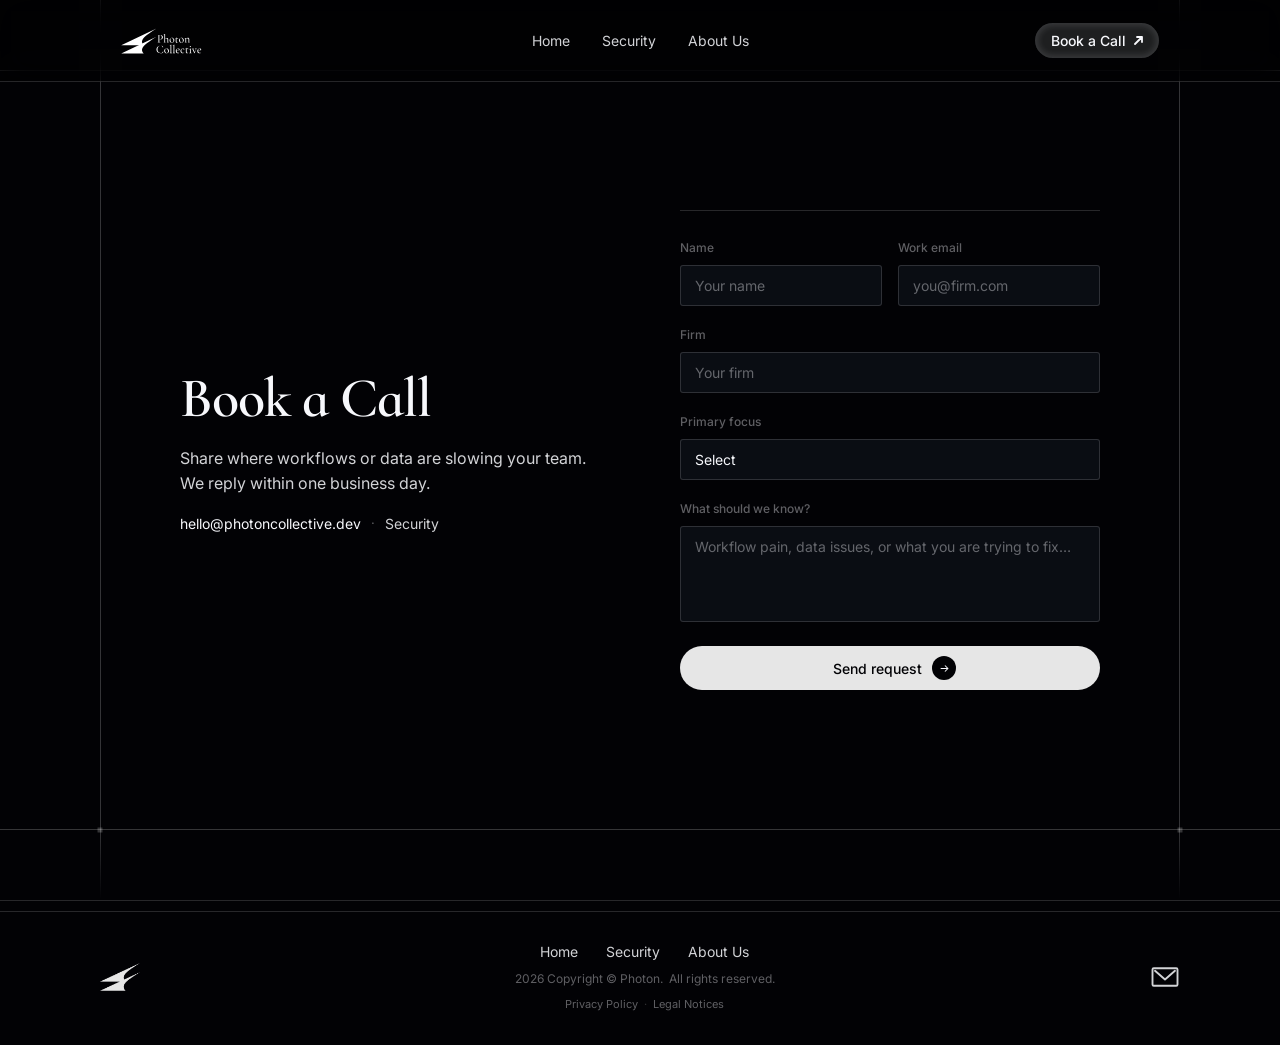
<file: booking.html>
<!DOCTYPE html>
<html lang="en">
<head>
  <meta charset="utf-8">
  <meta name="viewport" content="width=device-width, initial-scale=1">
  <title>Book a Discovery Call — Photon Collective</title>
  <meta name="description" content="Schedule a 30-minute discovery call with Photon Collective. Tell us where operations slow down—we'll follow up within one business day.">

  <!-- Open Graph -->
  <meta property="og:type" content="website">
  <meta property="og:url" content="https://photoncollective.dev/booking.html">
  <meta property="og:site_name" content="Photon Collective">
  <meta property="og:title" content="Book a Discovery Call — Photon Collective">
  <meta property="og:description" content="Schedule a 30-minute discovery call. Share where workflows or data infrastructure are slowing your team down.">
  <meta property="og:image" content="https://photoncollective.dev/images/hero-data-viz.png">
  <meta name="twitter:card" content="summary_large_image">
  <meta name="twitter:title" content="Book a Discovery Call — Photon Collective">
  <meta name="twitter:description" content="Schedule a 30-minute discovery call. Share where workflows or data infrastructure are slowing your team down.">
  <meta name="twitter:image" content="https://photoncollective.dev/images/hero-data-viz.png">
  <meta name="theme-color" content="#0c0d12">

  <!-- Favicon -->
  <link rel="icon" href="images/favicon-light.png" media="(prefers-color-scheme: light)">
  <link rel="icon" href="images/favicon-dark.png" media="(prefers-color-scheme: dark)">
  <link rel="apple-touch-icon" href="images/favicon-dark.png">

  <!-- Fonts -->
  <link rel="preconnect" href="https://fonts.googleapis.com">
  <link rel="preconnect" href="https://fonts.gstatic.com" crossorigin>
  <link rel="stylesheet" href="https://fonts.googleapis.com/css2?family=Cormorant+Infant:ital,wght@0,400;0,500;0,600;0,700;1,400;1,500;1,600;1,700&family=Inter:wght@400;500;600&display=swap">

  <!-- Styles -->
  <link rel="stylesheet" href="css/styles.css">

  <!-- SEO -->
  <link rel="canonical" href="https://photoncollective.dev/booking.html">

  <!-- Structured data -->
  <script type="application/ld+json">
  {
    "@context": "https://schema.org",
    "@type": "Organization",
    "name": "Photon Collective",
    "url": "https://photoncollective.dev",
    "logo": {
      "@type": "ImageObject",
      "url": "https://photoncollective.dev/images/logo-dark.png"
    },
    "description": "Photon Collective builds custom financial tools and workflows for investment teams.",
    "contactPoint": {
      "@type": "ContactPoint",
      "email": "hello@photoncollective.dev",
      "contactType": "sales"
    }
  }
  </script>

</head>
<body class="page-booking">

  <a href="#main-content" class="skip-link">Skip to main content</a>

  <!-- SVG symbol defs -->
  <svg xmlns="http://www.w3.org/2000/svg" style="position:absolute;width:0;height:0;overflow:hidden" aria-hidden="true">
    <defs>
      <symbol id="wordmark" viewBox="0 0 81 26"><path d="M 35.463 0.442 C 24.383 7.673 17.816 11.768 22.715 17.207 L 0.231 17.207 Z" fill="rgb(255, 255, 255)"></path><path d="M 35.463 8.678 C 24.383 15.908 17.816 20.003 22.715 25.442 L 0.231 25.442 Z" fill="rgb(255, 255, 255)"></path><path d="M 38.351 13.56 C 38.351 13.811 38.382 13.995 38.443 14.113 C 38.505 14.223 38.621 14.301 38.79 14.348 C 38.967 14.395 39.248 14.419 39.633 14.419 C 39.656 14.419 39.668 14.442 39.668 14.489 C 39.668 14.537 39.656 14.56 39.633 14.56 C 39.317 14.56 39.071 14.556 38.894 14.548 L 37.889 14.537 L 37.092 14.548 C 36.945 14.556 36.749 14.56 36.503 14.56 C 36.48 14.56 36.468 14.537 36.468 14.489 C 36.468 14.442 36.48 14.419 36.503 14.419 C 36.78 14.419 36.98 14.399 37.103 14.36 C 37.227 14.321 37.311 14.246 37.358 14.137 C 37.404 14.019 37.427 13.842 37.427 13.607 L 37.427 8.16 C 37.427 7.925 37.404 7.752 37.358 7.642 C 37.311 7.533 37.223 7.458 37.092 7.419 C 36.968 7.372 36.772 7.348 36.503 7.348 C 36.48 7.348 36.468 7.325 36.468 7.278 C 36.468 7.231 36.48 7.207 36.503 7.207 L 37.08 7.219 C 37.419 7.235 37.685 7.242 37.877 7.242 C 38.062 7.242 38.282 7.231 38.536 7.207 C 38.628 7.207 38.771 7.203 38.963 7.195 C 39.163 7.18 39.337 7.172 39.483 7.172 C 40.207 7.172 40.788 7.337 41.227 7.666 C 41.666 7.988 41.886 8.478 41.886 9.137 C 41.886 9.646 41.759 10.078 41.504 10.431 C 41.258 10.784 40.938 11.046 40.546 11.219 C 40.161 11.391 39.76 11.478 39.344 11.478 C 39.121 11.478 38.936 11.458 38.79 11.419 C 38.767 11.419 38.755 11.399 38.755 11.36 C 38.755 11.337 38.759 11.313 38.767 11.289 C 38.782 11.266 38.798 11.258 38.813 11.266 C 38.936 11.297 39.071 11.313 39.217 11.313 C 39.679 11.313 40.068 11.144 40.384 10.807 C 40.7 10.47 40.858 9.984 40.858 9.348 C 40.858 8.729 40.703 8.246 40.395 7.901 C 40.088 7.548 39.679 7.372 39.171 7.372 C 38.932 7.372 38.759 7.391 38.651 7.431 C 38.543 7.462 38.466 7.537 38.42 7.654 C 38.374 7.764 38.351 7.94 38.351 8.184 Z" fill="rgb(255, 255, 255)"></path><path d="M 42.624 14.56 C 42.608 14.56 42.601 14.537 42.601 14.489 C 42.601 14.442 42.608 14.419 42.624 14.419 C 42.909 14.419 43.093 14.368 43.178 14.266 C 43.271 14.156 43.317 13.937 43.317 13.607 L 43.317 7.56 C 43.317 7.278 43.29 7.078 43.236 6.96 C 43.19 6.835 43.101 6.772 42.97 6.772 C 42.839 6.772 42.67 6.823 42.462 6.925 L 42.45 6.925 C 42.42 6.925 42.397 6.905 42.381 6.866 C 42.366 6.827 42.37 6.799 42.393 6.784 L 43.941 6.031 L 43.975 6.031 C 44.006 6.031 44.033 6.042 44.056 6.066 C 44.087 6.089 44.102 6.117 44.102 6.148 L 44.102 13.607 C 44.102 13.937 44.148 14.156 44.241 14.266 C 44.333 14.368 44.522 14.419 44.807 14.419 C 44.83 14.419 44.842 14.442 44.842 14.489 C 44.842 14.537 44.83 14.56 44.807 14.56 C 44.614 14.56 44.464 14.556 44.356 14.548 L 43.721 14.537 L 43.063 14.548 C 42.955 14.556 42.809 14.56 42.624 14.56 Z M 45.731 14.56 C 45.716 14.56 45.708 14.537 45.708 14.489 C 45.708 14.442 45.716 14.419 45.731 14.419 C 46.016 14.419 46.201 14.368 46.285 14.266 C 46.378 14.156 46.424 13.937 46.424 13.607 L 46.424 11.795 C 46.424 11.34 46.339 11.003 46.17 10.784 C 46.008 10.564 45.754 10.454 45.408 10.454 C 45.138 10.454 44.865 10.537 44.587 10.701 C 44.31 10.866 44.079 11.086 43.894 11.36 L 43.837 11.219 C 44.16 10.772 44.487 10.439 44.818 10.219 C 45.157 9.999 45.512 9.889 45.881 9.889 C 46.305 9.889 46.632 10.015 46.863 10.266 C 47.094 10.517 47.21 10.874 47.21 11.337 L 47.21 13.607 C 47.21 13.937 47.256 14.156 47.348 14.266 C 47.441 14.368 47.629 14.419 47.914 14.419 C 47.937 14.419 47.949 14.442 47.949 14.489 C 47.949 14.537 47.937 14.56 47.914 14.56 C 47.722 14.56 47.572 14.556 47.464 14.548 L 46.828 14.537 L 46.17 14.548 C 46.062 14.556 45.916 14.56 45.731 14.56 Z" fill="rgb(255, 255, 255)"></path><path d="M 50.836 14.713 C 50.382 14.713 49.981 14.603 49.635 14.384 C 49.288 14.156 49.019 13.854 48.826 13.478 C 48.641 13.093 48.549 12.678 48.549 12.231 C 48.549 11.721 48.672 11.289 48.919 10.937 C 49.165 10.576 49.481 10.309 49.866 10.137 C 50.251 9.956 50.644 9.866 51.044 9.866 C 51.498 9.866 51.899 9.98 52.246 10.207 C 52.592 10.435 52.858 10.737 53.043 11.113 C 53.227 11.482 53.32 11.874 53.32 12.289 C 53.32 12.768 53.204 13.191 52.973 13.56 C 52.75 13.929 52.45 14.215 52.072 14.419 C 51.695 14.615 51.283 14.713 50.836 14.713 Z M 51.171 14.489 C 51.556 14.489 51.853 14.337 52.061 14.031 C 52.269 13.725 52.373 13.262 52.373 12.642 C 52.373 12.133 52.295 11.686 52.142 11.301 C 51.995 10.917 51.791 10.623 51.529 10.419 C 51.267 10.207 50.975 10.101 50.651 10.101 C 50.274 10.101 49.981 10.25 49.773 10.548 C 49.573 10.839 49.473 11.27 49.473 11.842 C 49.473 12.337 49.546 12.788 49.693 13.195 C 49.839 13.595 50.039 13.913 50.293 14.148 C 50.555 14.376 50.848 14.489 51.171 14.489 Z" fill="rgb(255, 255, 255)"></path><path d="M 55.878 14.701 C 55.554 14.701 55.281 14.627 55.057 14.478 C 54.842 14.321 54.734 14.062 54.734 13.701 L 54.734 10.984 C 54.734 10.709 54.695 10.533 54.618 10.454 C 54.549 10.376 54.387 10.337 54.133 10.337 C 54.11 10.337 54.099 10.305 54.099 10.242 C 54.099 10.188 54.11 10.16 54.133 10.16 C 54.472 10.152 54.746 10.07 54.953 9.913 C 55.161 9.748 55.296 9.525 55.358 9.242 C 55.365 9.219 55.396 9.207 55.45 9.207 C 55.504 9.207 55.531 9.219 55.531 9.242 L 55.531 13.301 C 55.531 13.921 55.827 14.231 56.42 14.231 C 56.751 14.231 57.056 14.121 57.333 13.901 C 57.341 13.893 57.352 13.889 57.368 13.889 C 57.391 13.889 57.41 13.905 57.425 13.937 C 57.441 13.968 57.437 13.991 57.414 14.007 C 57.129 14.25 56.867 14.427 56.628 14.537 C 56.389 14.646 56.139 14.701 55.878 14.701 Z M 57.067 10.595 C 56.551 10.478 55.954 10.419 55.277 10.419 L 55.277 10.148 C 55.762 10.148 56.37 10.109 57.102 10.031 C 57.125 10.031 57.144 10.058 57.16 10.113 C 57.175 10.168 57.183 10.231 57.183 10.301 C 57.183 10.372 57.171 10.442 57.148 10.513 C 57.125 10.576 57.098 10.603 57.067 10.595 Z" fill="rgb(255, 255, 255)"></path><path d="M 60.312 14.713 C 59.858 14.713 59.457 14.603 59.111 14.384 C 58.764 14.156 58.495 13.854 58.302 13.478 C 58.117 13.093 58.025 12.678 58.025 12.231 C 58.025 11.721 58.148 11.289 58.394 10.937 C 58.641 10.576 58.957 10.309 59.342 10.137 C 59.727 9.956 60.12 9.866 60.52 9.866 C 60.974 9.866 61.375 9.98 61.721 10.207 C 62.068 10.435 62.333 10.737 62.518 11.113 C 62.703 11.482 62.795 11.874 62.795 12.289 C 62.795 12.768 62.68 13.191 62.449 13.56 C 62.226 13.929 61.925 14.215 61.548 14.419 C 61.171 14.615 60.759 14.713 60.312 14.713 Z M 60.647 14.489 C 61.032 14.489 61.328 14.337 61.536 14.031 C 61.744 13.725 61.848 13.262 61.848 12.642 C 61.848 12.133 61.771 11.686 61.617 11.301 C 61.471 10.917 61.267 10.623 61.005 10.419 C 60.743 10.207 60.451 10.101 60.127 10.101 C 59.75 10.101 59.457 10.25 59.249 10.548 C 59.049 10.839 58.949 11.27 58.949 11.842 C 58.949 12.337 59.022 12.788 59.168 13.195 C 59.315 13.595 59.515 13.913 59.769 14.148 C 60.031 14.376 60.324 14.489 60.647 14.489 Z" fill="rgb(255, 255, 255)"></path><path d="M 66.797 14.56 C 66.774 14.56 66.762 14.537 66.762 14.489 C 66.762 14.442 66.774 14.419 66.797 14.419 C 66.99 14.419 67.132 14.399 67.224 14.36 C 67.325 14.313 67.39 14.235 67.421 14.125 C 67.459 14.007 67.479 13.835 67.479 13.607 L 67.479 11.76 C 67.479 11.305 67.398 10.972 67.236 10.76 C 67.074 10.548 66.816 10.442 66.462 10.442 C 66.193 10.442 65.919 10.525 65.642 10.689 C 65.372 10.854 65.141 11.074 64.949 11.348 L 64.903 11.207 C 65.55 10.313 66.227 9.866 66.936 9.866 C 67.359 9.866 67.687 9.995 67.918 10.254 C 68.156 10.505 68.276 10.858 68.276 11.313 L 68.276 13.607 C 68.276 13.835 68.291 14.007 68.322 14.125 C 68.36 14.235 68.426 14.313 68.518 14.36 C 68.618 14.399 68.769 14.419 68.969 14.419 C 68.992 14.419 69.003 14.442 69.003 14.489 C 69.003 14.537 68.992 14.56 68.969 14.56 C 68.784 14.56 68.634 14.556 68.518 14.548 L 67.883 14.537 L 67.248 14.548 C 67.132 14.556 66.982 14.56 66.797 14.56 Z M 63.69 14.56 C 63.667 14.56 63.655 14.537 63.655 14.489 C 63.655 14.442 63.667 14.419 63.69 14.419 C 63.882 14.419 64.025 14.399 64.117 14.36 C 64.217 14.313 64.283 14.235 64.314 14.125 C 64.352 14.007 64.371 13.835 64.371 13.607 L 64.371 11.313 C 64.371 11.054 64.341 10.87 64.279 10.76 C 64.225 10.642 64.129 10.584 63.99 10.584 C 63.859 10.584 63.655 10.639 63.378 10.748 L 63.355 10.748 C 63.332 10.748 63.313 10.729 63.297 10.689 C 63.289 10.65 63.297 10.627 63.32 10.619 L 64.741 9.925 L 64.81 9.913 C 64.887 9.913 64.964 10.007 65.041 10.195 C 65.126 10.376 65.168 10.615 65.168 10.913 L 65.168 13.607 C 65.168 13.835 65.184 14.007 65.215 14.125 C 65.253 14.235 65.319 14.313 65.411 14.36 C 65.511 14.399 65.661 14.419 65.861 14.419 C 65.885 14.419 65.896 14.442 65.896 14.489 C 65.896 14.537 65.885 14.56 65.861 14.56 C 65.677 14.56 65.526 14.556 65.411 14.548 L 64.776 14.537 L 64.129 14.548 C 64.021 14.556 63.875 14.56 63.69 14.56 Z" fill="rgb(255, 255, 255)"></path><path d="M 39.691 17.666 C 40.137 17.666 40.53 17.701 40.869 17.772 C 41.216 17.835 41.539 17.94 41.839 18.09 C 41.893 18.113 41.928 18.14 41.943 18.172 C 41.959 18.195 41.97 18.254 41.978 18.348 L 42.128 19.819 C 42.128 19.842 42.105 19.858 42.059 19.866 C 42.02 19.874 41.997 19.862 41.99 19.831 C 41.597 18.521 40.804 17.866 39.61 17.866 C 39.002 17.866 38.463 18.011 37.993 18.301 C 37.523 18.591 37.157 19.003 36.895 19.537 C 36.641 20.07 36.514 20.693 36.514 21.407 C 36.514 22.105 36.653 22.737 36.93 23.301 C 37.215 23.858 37.596 24.297 38.074 24.619 C 38.559 24.933 39.09 25.09 39.668 25.09 C 40.268 25.09 40.761 24.937 41.146 24.631 C 41.531 24.317 41.843 23.835 42.082 23.184 C 42.09 23.168 42.109 23.16 42.14 23.16 C 42.155 23.16 42.17 23.168 42.186 23.184 C 42.209 23.191 42.221 23.199 42.221 23.207 L 42.094 24.548 C 42.086 24.642 42.074 24.701 42.059 24.725 C 42.043 24.748 42.005 24.776 41.943 24.807 C 41.558 24.987 41.189 25.113 40.834 25.184 C 40.48 25.262 40.091 25.301 39.668 25.301 C 38.852 25.301 38.124 25.14 37.485 24.819 C 36.845 24.489 36.345 24.035 35.983 23.454 C 35.629 22.874 35.452 22.207 35.452 21.454 C 35.452 20.717 35.632 20.062 35.994 19.49 C 36.364 18.909 36.872 18.462 37.519 18.148 C 38.166 17.827 38.89 17.666 39.691 17.666 Z" fill="rgb(255, 255, 255)"></path><path d="M 45.473 25.301 C 45.019 25.301 44.618 25.192 44.272 24.972 C 43.925 24.744 43.656 24.442 43.463 24.066 C 43.279 23.682 43.186 23.266 43.186 22.819 C 43.186 22.309 43.309 21.878 43.556 21.525 C 43.802 21.164 44.118 20.897 44.503 20.725 C 44.888 20.544 45.281 20.454 45.681 20.454 C 46.136 20.454 46.536 20.568 46.883 20.795 C 47.229 21.023 47.495 21.325 47.68 21.701 C 47.865 22.07 47.957 22.462 47.957 22.878 C 47.957 23.356 47.841 23.78 47.61 24.148 C 47.387 24.517 47.087 24.803 46.709 25.007 C 46.332 25.203 45.92 25.301 45.473 25.301 Z M 45.808 25.078 C 46.193 25.078 46.49 24.925 46.698 24.619 C 46.906 24.313 47.01 23.85 47.01 23.231 C 47.01 22.721 46.933 22.274 46.779 21.89 C 46.632 21.505 46.428 21.211 46.167 21.007 C 45.905 20.795 45.612 20.69 45.289 20.69 C 44.911 20.69 44.618 20.839 44.411 21.137 C 44.21 21.427 44.11 21.858 44.11 22.431 C 44.11 22.925 44.183 23.376 44.33 23.784 C 44.476 24.184 44.676 24.501 44.931 24.737 C 45.192 24.964 45.485 25.078 45.808 25.078 Z" fill="rgb(255, 255, 255)"></path><path d="M 48.794 25.148 C 48.778 25.148 48.77 25.125 48.77 25.078 C 48.77 25.031 48.778 25.007 48.794 25.007 C 49.078 25.007 49.263 24.956 49.348 24.854 C 49.44 24.744 49.487 24.525 49.487 24.195 L 49.498 18.148 C 49.498 17.866 49.471 17.666 49.417 17.548 C 49.363 17.423 49.271 17.36 49.14 17.36 C 49.009 17.36 48.843 17.411 48.643 17.513 L 48.632 17.513 C 48.601 17.513 48.574 17.493 48.551 17.454 C 48.536 17.407 48.543 17.38 48.574 17.372 L 50.122 16.631 L 50.168 16.619 C 50.191 16.619 50.218 16.631 50.249 16.654 C 50.287 16.678 50.307 16.705 50.307 16.737 L 50.307 24.195 C 50.307 24.525 50.349 24.744 50.434 24.854 C 50.526 24.956 50.711 25.007 50.988 25.007 C 51.019 25.007 51.035 25.031 51.035 25.078 C 51.035 25.125 51.019 25.148 50.988 25.148 C 50.811 25.148 50.669 25.144 50.561 25.137 L 49.891 25.125 L 49.244 25.137 C 49.136 25.144 48.986 25.148 48.794 25.148 Z" fill="rgb(255, 255, 255)"></path><path d="M 51.805 25.148 C 51.79 25.148 51.782 25.125 51.782 25.078 C 51.782 25.031 51.79 25.007 51.805 25.007 C 52.09 25.007 52.275 24.956 52.36 24.854 C 52.452 24.744 52.498 24.525 52.498 24.195 L 52.51 18.148 C 52.51 17.866 52.483 17.666 52.429 17.548 C 52.375 17.423 52.283 17.36 52.152 17.36 C 52.021 17.36 51.855 17.411 51.655 17.513 L 51.644 17.513 C 51.613 17.513 51.586 17.493 51.563 17.454 C 51.548 17.407 51.555 17.38 51.586 17.372 L 53.134 16.631 L 53.18 16.619 C 53.203 16.619 53.23 16.631 53.261 16.654 C 53.299 16.678 53.319 16.705 53.319 16.737 L 53.319 24.195 C 53.319 24.525 53.361 24.744 53.446 24.854 C 53.538 24.956 53.723 25.007 54 25.007 C 54.031 25.007 54.046 25.031 54.046 25.078 C 54.046 25.125 54.031 25.148 54 25.148 C 53.823 25.148 53.681 25.144 53.573 25.137 L 52.903 25.125 L 52.256 25.137 C 52.148 25.144 51.998 25.148 51.805 25.148 Z" fill="rgb(255, 255, 255)"></path><path d="M 56.966 25.29 C 56.512 25.29 56.119 25.18 55.788 24.984 C 55.457 24.772 55.206 24.494 55.037 24.148 C 54.867 23.796 54.783 23.419 54.783 23.019 C 54.783 22.556 54.891 22.133 55.106 21.748 C 55.33 21.364 55.63 21.062 56.007 20.842 C 56.385 20.615 56.804 20.501 57.266 20.501 C 57.721 20.501 58.067 20.619 58.306 20.854 C 58.545 21.082 58.664 21.411 58.664 21.842 C 58.664 22.062 58.618 22.172 58.525 22.172 L 57.728 22.172 C 57.759 21.709 57.698 21.356 57.543 21.113 C 57.397 20.862 57.174 20.737 56.873 20.737 C 56.496 20.737 56.2 20.901 55.984 21.231 C 55.776 21.552 55.672 21.995 55.672 22.56 C 55.672 23.25 55.826 23.799 56.134 24.207 C 56.45 24.615 56.897 24.819 57.474 24.819 C 57.698 24.819 57.89 24.791 58.052 24.737 C 58.213 24.674 58.402 24.58 58.618 24.454 L 58.629 24.454 C 58.652 24.454 58.672 24.47 58.687 24.501 C 58.71 24.525 58.714 24.548 58.699 24.572 C 58.421 24.823 58.144 25.007 57.867 25.125 C 57.59 25.235 57.289 25.29 56.966 25.29 Z M 55.395 22.007 L 57.982 21.96 L 57.982 22.172 L 55.406 22.184 Z" fill="rgb(255, 255, 255)"></path><path d="M 61.74 25.29 C 61.239 25.29 60.816 25.18 60.469 24.96 C 60.13 24.733 59.876 24.442 59.707 24.089 C 59.545 23.737 59.464 23.364 59.464 22.972 C 59.464 22.47 59.591 22.035 59.845 21.666 C 60.099 21.29 60.427 21.003 60.827 20.807 C 61.228 20.603 61.636 20.501 62.052 20.501 C 62.398 20.501 62.714 20.576 62.999 20.725 C 63.284 20.866 63.426 21.046 63.426 21.266 C 63.426 21.384 63.384 21.486 63.299 21.572 C 63.215 21.658 63.099 21.701 62.953 21.701 C 62.706 21.701 62.514 21.548 62.375 21.242 C 62.29 21.062 62.198 20.933 62.098 20.854 C 61.998 20.776 61.848 20.737 61.647 20.737 C 61.247 20.737 60.931 20.909 60.7 21.254 C 60.469 21.592 60.354 22.042 60.354 22.607 C 60.354 23.258 60.508 23.791 60.816 24.207 C 61.131 24.623 61.609 24.831 62.248 24.831 C 62.672 24.831 63.057 24.709 63.403 24.466 L 63.426 24.466 C 63.449 24.466 63.469 24.478 63.484 24.501 C 63.507 24.525 63.507 24.544 63.484 24.56 C 63.215 24.811 62.941 24.995 62.664 25.113 C 62.387 25.231 62.079 25.29 61.74 25.29 Z" fill="rgb(255, 255, 255)"></path><path d="M 66.014 25.29 C 65.691 25.29 65.417 25.215 65.194 25.066 C 64.978 24.909 64.871 24.65 64.871 24.289 L 64.871 21.572 C 64.871 21.297 64.832 21.121 64.755 21.042 C 64.686 20.964 64.524 20.925 64.27 20.925 C 64.247 20.925 64.235 20.893 64.235 20.831 C 64.235 20.776 64.247 20.748 64.27 20.748 C 64.609 20.74 64.882 20.658 65.09 20.501 C 65.298 20.337 65.433 20.113 65.495 19.831 C 65.502 19.807 65.533 19.795 65.587 19.795 C 65.641 19.795 65.668 19.807 65.668 19.831 L 65.668 23.89 C 65.668 24.509 65.964 24.819 66.557 24.819 C 66.888 24.819 67.193 24.709 67.47 24.489 C 67.477 24.482 67.489 24.478 67.504 24.478 C 67.528 24.478 67.547 24.494 67.562 24.525 C 67.577 24.556 67.574 24.58 67.551 24.595 C 67.266 24.838 67.004 25.015 66.765 25.125 C 66.526 25.235 66.276 25.29 66.014 25.29 Z M 67.204 21.184 C 66.688 21.066 66.091 21.007 65.414 21.007 L 65.414 20.737 C 65.899 20.737 66.507 20.697 67.239 20.619 C 67.262 20.619 67.281 20.646 67.297 20.701 C 67.312 20.756 67.32 20.819 67.32 20.89 C 67.32 20.96 67.308 21.031 67.285 21.101 C 67.262 21.164 67.235 21.191 67.204 21.184 Z" fill="rgb(255, 255, 255)"></path><path d="M 68.323 25.148 C 68.3 25.148 68.289 25.125 68.289 25.078 C 68.289 25.031 68.3 25.007 68.323 25.007 C 68.608 25.007 68.793 24.956 68.878 24.854 C 68.97 24.744 69.016 24.525 69.016 24.195 L 69.016 22.019 C 69.016 21.744 68.989 21.548 68.936 21.431 C 68.882 21.305 68.785 21.242 68.647 21.242 C 68.523 21.242 68.358 21.293 68.15 21.395 L 68.139 21.395 C 68.108 21.395 68.084 21.376 68.069 21.337 C 68.054 21.29 68.061 21.262 68.092 21.254 L 69.663 20.513 L 69.709 20.501 C 69.733 20.501 69.756 20.513 69.779 20.537 C 69.81 20.56 69.825 20.588 69.825 20.619 C 69.825 20.674 69.821 20.831 69.813 21.09 C 69.806 21.348 69.802 21.654 69.802 22.007 L 69.802 24.195 C 69.802 24.525 69.844 24.744 69.929 24.854 C 70.021 24.956 70.21 25.007 70.495 25.007 C 70.518 25.007 70.53 25.031 70.53 25.078 C 70.53 25.125 70.518 25.148 70.495 25.148 C 70.31 25.148 70.16 25.144 70.044 25.137 L 69.409 25.125 L 68.774 25.137 C 68.658 25.144 68.508 25.148 68.323 25.148 Z M 69.34 19.184 C 69.163 19.184 69.02 19.137 68.912 19.042 C 68.812 18.94 68.762 18.799 68.762 18.619 C 68.762 18.446 68.812 18.313 68.912 18.219 C 69.02 18.125 69.163 18.078 69.34 18.078 C 69.509 18.078 69.64 18.125 69.733 18.219 C 69.833 18.313 69.883 18.446 69.883 18.619 C 69.883 18.799 69.837 18.94 69.744 19.042 C 69.652 19.137 69.517 19.184 69.34 19.184 Z" fill="rgb(255, 255, 255)"></path><path d="M 75.93 20.607 C 75.946 20.607 75.953 20.631 75.953 20.678 C 75.953 20.725 75.946 20.748 75.93 20.748 C 75.722 20.748 75.545 20.819 75.399 20.96 C 75.253 21.101 75.114 21.337 74.983 21.666 L 73.551 25.137 C 73.535 25.176 73.493 25.196 73.424 25.196 C 73.354 25.196 73.312 25.176 73.296 25.137 L 71.622 21.584 C 71.467 21.246 71.333 21.023 71.217 20.913 C 71.109 20.803 70.979 20.748 70.825 20.748 C 70.801 20.748 70.79 20.725 70.79 20.678 C 70.79 20.631 70.801 20.607 70.825 20.607 C 70.971 20.607 71.086 20.611 71.171 20.619 L 71.714 20.631 L 72.523 20.619 C 72.638 20.611 72.796 20.607 72.996 20.607 C 73.019 20.607 73.031 20.631 73.031 20.678 C 73.031 20.725 73.019 20.748 72.996 20.748 C 72.542 20.748 72.315 20.842 72.315 21.031 C 72.315 21.086 72.33 21.144 72.361 21.207 L 73.816 24.242 L 73.4 24.89 L 74.729 21.631 C 74.783 21.466 74.81 21.344 74.81 21.266 C 74.81 20.921 74.521 20.748 73.943 20.748 C 73.928 20.748 73.92 20.725 73.92 20.678 C 73.92 20.631 73.928 20.607 73.943 20.607 C 74.151 20.607 74.309 20.611 74.417 20.619 L 75.11 20.631 L 75.537 20.619 C 75.622 20.611 75.753 20.607 75.93 20.607 Z" fill="rgb(255, 255, 255)"></path><path d="M 78.489 25.29 C 78.035 25.29 77.642 25.188 77.311 24.984 C 76.98 24.772 76.73 24.494 76.56 24.148 C 76.391 23.796 76.306 23.419 76.306 23.019 C 76.306 22.556 76.414 22.133 76.63 21.748 C 76.853 21.364 77.153 21.062 77.531 20.842 C 77.908 20.615 78.328 20.501 78.79 20.501 C 79.244 20.501 79.591 20.619 79.829 20.854 C 80.068 21.082 80.187 21.411 80.187 21.842 C 80.187 22.062 80.141 22.172 80.049 22.172 L 79.252 22.172 C 79.283 21.709 79.221 21.356 79.067 21.113 C 78.921 20.862 78.697 20.737 78.397 20.737 C 78.02 20.737 77.723 20.901 77.507 21.231 C 77.299 21.552 77.196 21.995 77.196 22.56 C 77.196 23.25 77.35 23.799 77.658 24.207 C 77.973 24.615 78.42 24.819 78.998 24.819 C 79.221 24.819 79.414 24.791 79.575 24.737 C 79.737 24.674 79.926 24.58 80.141 24.454 L 80.153 24.454 C 80.176 24.454 80.195 24.47 80.211 24.501 C 80.234 24.525 80.237 24.548 80.222 24.572 C 79.945 24.823 79.668 25.007 79.39 25.125 C 79.113 25.235 78.813 25.29 78.489 25.29 Z M 76.918 22.007 L 79.506 21.96 L 79.506 22.172 L 76.93 22.184 Z" fill="rgb(255, 255, 255)"></path></symbol>
    </defs>
  </svg>

  <header>
    <nav class="nav" role="navigation" aria-label="Main navigation">
      <div class="nav-inner">

        <a href="index.html" class="nav-logo" aria-label="Photon Collective home">
          <svg class="nav-logo-wordmark" viewBox="0 0 81 26" fill="none" aria-hidden="true"><use href="#wordmark"/></svg>
          <span class="sr-only">photon collective</span>
        </a>

        <div class="nav-links">
          <a href="index.html">Home</a>
          <a href="security.html">Security</a>
          <a href="about-us.html">About Us</a>
        </div>

        <div class="nav-cta">
          <a href="booking.html" class="btn btn-nav-cta">
            Book a Call
            <svg width="9" height="9" viewBox="0 0 9 9" fill="none" aria-hidden="true">
              <path d="M1 8L8 1M8 1H3M8 1V6" stroke="currentColor" stroke-width="1.8" stroke-linecap="round" stroke-linejoin="round"/>
            </svg>
          </a>
        </div>

        <button class="nav-hamburger" aria-label="Open menu" aria-expanded="false">
          <span></span><span></span><span></span>
        </button>
      </div>

    </nav>
    <div class="nav-mobile" role="menu">
      <a href="index.html" role="menuitem">Home</a>
      <a href="security.html" role="menuitem">Security</a>
      <a href="about-us.html" role="menuitem">About Us</a>
      <a href="booking.html" role="menuitem" class="nav-mobile-cta">
        Book a Call
        <svg width="9" height="9" viewBox="0 0 9 9" fill="none" aria-hidden="true"><path d="M1 8L8 1M8 1H3M8 1V6" stroke="currentColor" stroke-width="1.8" stroke-linecap="round" stroke-linejoin="round"/></svg>
      </a>
    </div>
    <div class="nav-backdrop" aria-hidden="true"></div>
  </header>

  <main id="main-content">

    <section class="booking-hero" aria-label="Book a discovery call">
      <div class="hero-grid-frame" aria-hidden="true"></div>
      <div class="hero-grid-h hero-grid-h-top" aria-hidden="true"></div>
      <div class="hero-grid-h hero-grid-h-bot" aria-hidden="true"></div>

      <div class="booking-inner reveal">

        <div class="booking-intro">
          <h1 class="booking-heading">Book a Call</h1>
          <p class="booking-lead">Share where workflows or data are slowing your team. We reply within one business day.</p>
          <div class="booking-meta">
            <a href="mailto:hello@photoncollective.dev" class="booking-email">hello@photoncollective.dev</a>
            <span class="booking-meta-sep" aria-hidden="true">·</span>
            <a href="security.html" class="booking-link">Security</a>
          </div>
        </div>

        <div class="booking-panel">
          <div class="booking-form-wrap" id="booking-form-wrap">
            <form class="booking-form" id="booking-form" action="#" method="post" novalidate>
              <div class="form-row">
                <div class="form-field">
                  <label class="form-label" for="booking-name">Name</label>
                  <input class="form-input" type="text" id="booking-name" name="name" placeholder="Your name" autocomplete="name" required>
                </div>
                <div class="form-field">
                  <label class="form-label" for="booking-email">Work email</label>
                  <input class="form-input" type="email" id="booking-email" name="email" placeholder="you@firm.com" autocomplete="email" required>
                </div>
              </div>

              <div class="form-field">
                <label class="form-label" for="booking-firm">Firm</label>
                <input class="form-input" type="text" id="booking-firm" name="firm" placeholder="Your firm" autocomplete="organization" required>
              </div>

              <div class="form-field">
                <label class="form-label" for="booking-topic">Primary focus</label>
                <select class="form-input form-select" id="booking-topic" name="topic" required>
                  <option value="" disabled selected>Select</option>
                  <option value="workflows">Workflow bottlenecks</option>
                  <option value="data">Data &amp; reporting</option>
                  <option value="legacy">Legacy systems</option>
                  <option value="new-build">New tool or platform</option>
                  <option value="exploring">Not sure yet</option>
                </select>
              </div>

              <div class="form-field">
                <label class="form-label" for="booking-message">What should we know?</label>
                <textarea class="form-textarea" id="booking-message" name="message" rows="3" placeholder="Workflow pain, data issues, or what you are trying to fix…"></textarea>
              </div>

              <p class="form-error" id="booking-form-error" role="alert" hidden></p>

              <button class="btn-pill-arrow booking-submit" type="submit">
                <span>Send request</span>
                <span class="pill-arrow-dot">
                  <span class="arrow-track">
                    <svg viewBox="0 0 16 16" fill="none" aria-hidden="true"><path d="M3 8h10M9 4l4 4-4 4" stroke="currentColor" stroke-width="1.5" stroke-linecap="round" stroke-linejoin="round"/></svg>
                    <svg viewBox="0 0 16 16" fill="none" aria-hidden="true"><path d="M3 8h10M9 4l4 4-4 4" stroke="currentColor" stroke-width="1.5" stroke-linecap="round" stroke-linejoin="round"/></svg>
                  </span>
                </span>
              </button>
            </form>
          </div>

          <div class="booking-success" id="booking-success" hidden>
            <h2 class="booking-success-title">Request received</h2>
            <p class="booking-success-body">We'll review your details and follow up within one business day.</p>
            <a href="index.html" class="booking-link booking-success-back">← Back to home</a>
          </div>
        </div>

      </div>
    </section>

  </main>

  <footer class="footer" role="contentinfo">
    <div class="footer-inner">

      <a href="index.html" class="footer-logo" aria-label="Photon Collective">
        <img src="images/logo-dark.png" alt="" class="footer-brand-icon" aria-hidden="true" width="148" height="104">
      </a>

      <div class="footer-center">
        <nav class="footer-nav" aria-label="Footer navigation">
          <a href="index.html">Home</a>
          <a href="security.html">Security</a>
          <a href="about-us.html">About Us</a>
        </nav>
        <div class="footer-copy">
          <span>2026 Copyright &copy; Photon.</span>
          <p>All rights reserved.</p>
        </div>
        <nav class="footer-legal" aria-label="Legal">
          <a href="privacy-policy.html">Privacy Policy</a>
          <span class="footer-legal-sep" aria-hidden="true">&middot;</span>
          <a href="legal-notices.html">Legal Notices</a>
        </nav>
      </div>

      <a href="mailto:hello@photoncollective.dev" class="footer-email">
        <svg viewBox="0 0 24 16" fill="none" xmlns="http://www.w3.org/2000/svg" aria-hidden="true">
          <path d="M 1 14 L 19 14 C 19.552 14 20 13.552 20 13 L 20 1 C 20 0.448 19.552 0 19 0 L 1 0 C 0.448 0 0 0.448 0 1 L 0 13 C 0 13.552 0.448 14 1 14 Z" stroke="currentColor" stroke-width="1.5" stroke-linecap="round" stroke-linejoin="round" fill="transparent" transform="translate(2 1)"/>
          <path d="M 2 2 L 10 9 L 18 2" stroke="currentColor" stroke-width="1.5" stroke-linecap="round" stroke-linejoin="round" transform="translate(2 1)"/>
        </svg>
        hello@photoncollective.dev
      </a>

    </div>
  </footer>

  <script src="js/main.js" defer></script>

</body>
</html>
</file>
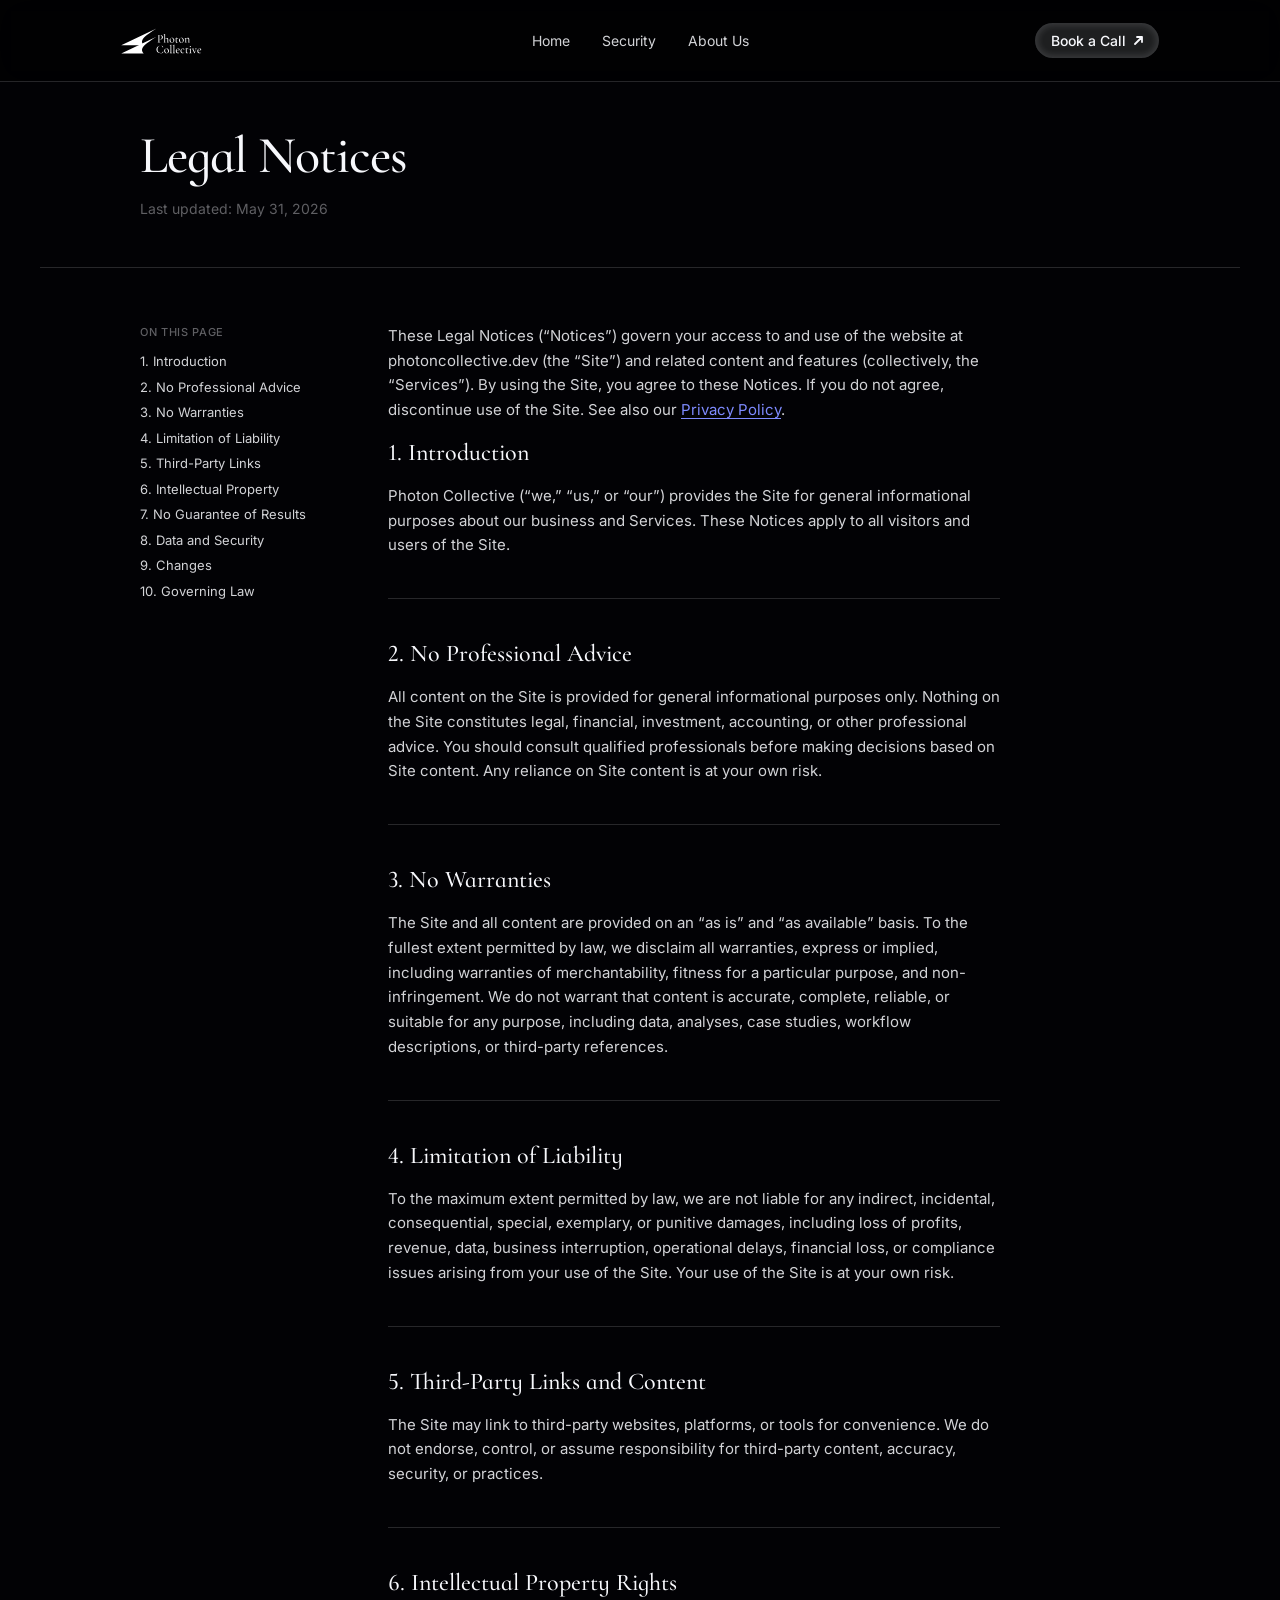
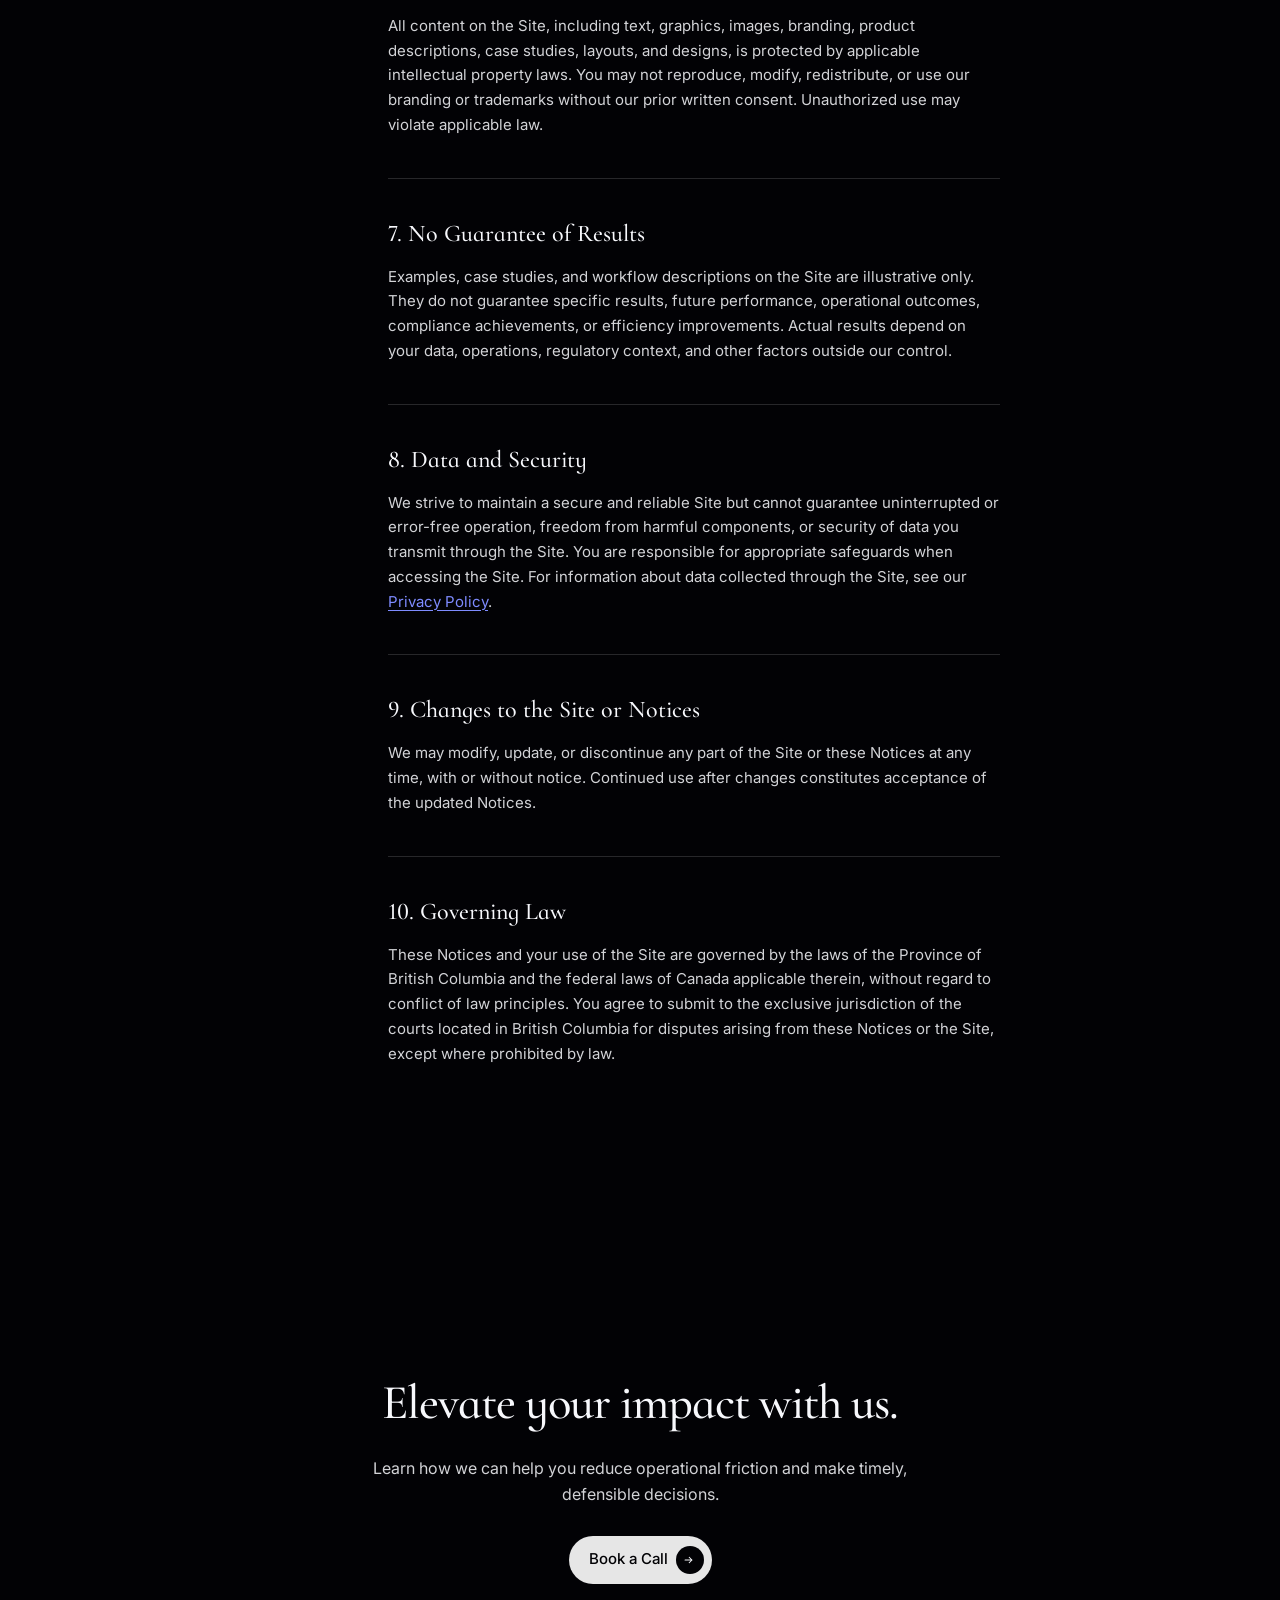
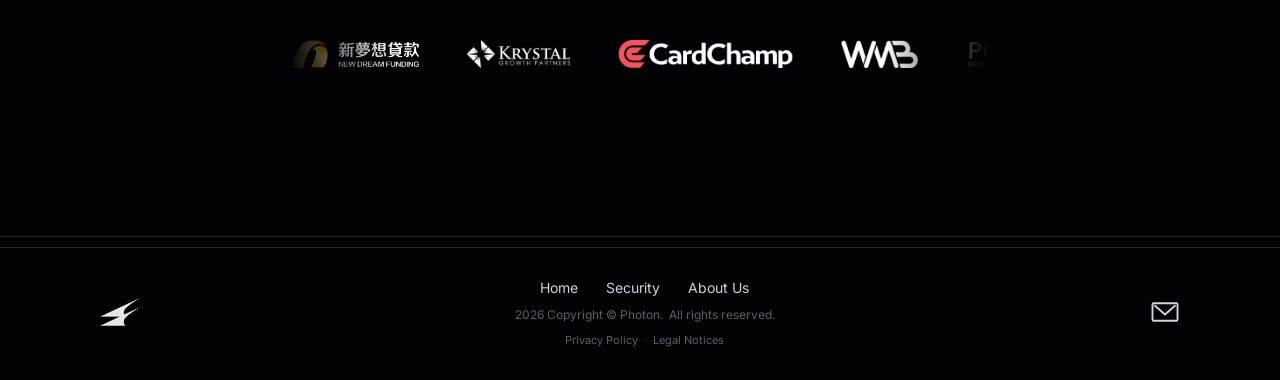
<file: legal-notices.html>
<!DOCTYPE html>
<html lang="en">
<head>
  <meta charset="utf-8">
  <meta name="viewport" content="width=device-width, initial-scale=1">
  <title>Legal Notices — Photon Collective</title>
  <meta name="description" content="Legal Notices for photoncollective.dev. Terms governing use of the Photon Collective website and related content.">

  <!-- Open Graph -->
  <meta property="og:type" content="website">
  <meta property="og:url" content="https://photoncollective.dev/legal-notices.html">
  <meta property="og:site_name" content="Photon Collective">
  <meta property="og:title" content="Legal Notices — Photon Collective">
  <meta property="og:description" content="Terms governing use of the Photon Collective website and related content.">
  <meta property="og:image" content="https://photoncollective.dev/images/hero-data-viz.png">
  <meta name="twitter:card" content="summary_large_image">
  <meta name="twitter:title" content="Legal Notices — Photon Collective">
  <meta name="twitter:description" content="Terms governing use of the Photon Collective website and related content.">
  <meta name="twitter:image" content="https://photoncollective.dev/images/hero-data-viz.png">
  <meta name="theme-color" content="#0c0d12">

  <!-- Favicon -->
  <link rel="icon" href="images/favicon-light.png" media="(prefers-color-scheme: light)">
  <link rel="icon" href="images/favicon-dark.png" media="(prefers-color-scheme: dark)">
  <link rel="apple-touch-icon" href="images/favicon-dark.png">

  <!-- Fonts -->
  <link rel="preconnect" href="https://fonts.googleapis.com">
  <link rel="preconnect" href="https://fonts.gstatic.com" crossorigin>
  <link rel="stylesheet" href="https://fonts.googleapis.com/css2?family=Cormorant+Infant:ital,wght@0,400;0,500;0,600;0,700;1,400;1,500;1,600;1,700&family=Inter:wght@400;500;600&display=swap">

  <!-- Styles -->
  <link rel="stylesheet" href="css/styles.css">

  <!-- SEO -->
  <link rel="canonical" href="https://photoncollective.dev/legal-notices.html">

  <!-- Structured data -->
  <script type="application/ld+json">
  {
    "@context": "https://schema.org",
    "@type": "Organization",
    "name": "Photon Collective",
    "url": "https://photoncollective.dev",
    "logo": {
      "@type": "ImageObject",
      "url": "https://photoncollective.dev/images/logo-dark.png"
    },
    "description": "Photon Collective builds custom financial tools and workflows for investment teams.",
    "contactPoint": {
      "@type": "ContactPoint",
      "email": "hello@photoncollective.dev",
      "contactType": "sales"
    }
  }
  </script>

</head>
<body class="page-legal">

  <a href="#main-content" class="skip-link">Skip to main content</a>

  <!-- SVG symbol defs -->
  <svg xmlns="http://www.w3.org/2000/svg" style="position:absolute;width:0;height:0;overflow:hidden" aria-hidden="true">
    <defs>
      <symbol id="wordmark" viewBox="0 0 81 26"><path d="M 35.463 0.442 C 24.383 7.673 17.816 11.768 22.715 17.207 L 0.231 17.207 Z" fill="rgb(255, 255, 255)"></path><path d="M 35.463 8.678 C 24.383 15.908 17.816 20.003 22.715 25.442 L 0.231 25.442 Z" fill="rgb(255, 255, 255)"></path><path d="M 38.351 13.56 C 38.351 13.811 38.382 13.995 38.443 14.113 C 38.505 14.223 38.621 14.301 38.79 14.348 C 38.967 14.395 39.248 14.419 39.633 14.419 C 39.656 14.419 39.668 14.442 39.668 14.489 C 39.668 14.537 39.656 14.56 39.633 14.56 C 39.317 14.56 39.071 14.556 38.894 14.548 L 37.889 14.537 L 37.092 14.548 C 36.945 14.556 36.749 14.56 36.503 14.56 C 36.48 14.56 36.468 14.537 36.468 14.489 C 36.468 14.442 36.48 14.419 36.503 14.419 C 36.78 14.419 36.98 14.399 37.103 14.36 C 37.227 14.321 37.311 14.246 37.358 14.137 C 37.404 14.019 37.427 13.842 37.427 13.607 L 37.427 8.16 C 37.427 7.925 37.404 7.752 37.358 7.642 C 37.311 7.533 37.223 7.458 37.092 7.419 C 36.968 7.372 36.772 7.348 36.503 7.348 C 36.48 7.348 36.468 7.325 36.468 7.278 C 36.468 7.231 36.48 7.207 36.503 7.207 L 37.08 7.219 C 37.419 7.235 37.685 7.242 37.877 7.242 C 38.062 7.242 38.282 7.231 38.536 7.207 C 38.628 7.207 38.771 7.203 38.963 7.195 C 39.163 7.18 39.337 7.172 39.483 7.172 C 40.207 7.172 40.788 7.337 41.227 7.666 C 41.666 7.988 41.886 8.478 41.886 9.137 C 41.886 9.646 41.759 10.078 41.504 10.431 C 41.258 10.784 40.938 11.046 40.546 11.219 C 40.161 11.391 39.76 11.478 39.344 11.478 C 39.121 11.478 38.936 11.458 38.79 11.419 C 38.767 11.419 38.755 11.399 38.755 11.36 C 38.755 11.337 38.759 11.313 38.767 11.289 C 38.782 11.266 38.798 11.258 38.813 11.266 C 38.936 11.297 39.071 11.313 39.217 11.313 C 39.679 11.313 40.068 11.144 40.384 10.807 C 40.7 10.47 40.858 9.984 40.858 9.348 C 40.858 8.729 40.703 8.246 40.395 7.901 C 40.088 7.548 39.679 7.372 39.171 7.372 C 38.932 7.372 38.759 7.391 38.651 7.431 C 38.543 7.462 38.466 7.537 38.42 7.654 C 38.374 7.764 38.351 7.94 38.351 8.184 Z" fill="rgb(255, 255, 255)"></path><path d="M 42.624 14.56 C 42.608 14.56 42.601 14.537 42.601 14.489 C 42.601 14.442 42.608 14.419 42.624 14.419 C 42.909 14.419 43.093 14.368 43.178 14.266 C 43.271 14.156 43.317 13.937 43.317 13.607 L 43.317 7.56 C 43.317 7.278 43.29 7.078 43.236 6.96 C 43.19 6.835 43.101 6.772 42.97 6.772 C 42.839 6.772 42.67 6.823 42.462 6.925 L 42.45 6.925 C 42.42 6.925 42.397 6.905 42.381 6.866 C 42.366 6.827 42.37 6.799 42.393 6.784 L 43.941 6.031 L 43.975 6.031 C 44.006 6.031 44.033 6.042 44.056 6.066 C 44.087 6.089 44.102 6.117 44.102 6.148 L 44.102 13.607 C 44.102 13.937 44.148 14.156 44.241 14.266 C 44.333 14.368 44.522 14.419 44.807 14.419 C 44.83 14.419 44.842 14.442 44.842 14.489 C 44.842 14.537 44.83 14.56 44.807 14.56 C 44.614 14.56 44.464 14.556 44.356 14.548 L 43.721 14.537 L 43.063 14.548 C 42.955 14.556 42.809 14.56 42.624 14.56 Z M 45.731 14.56 C 45.716 14.56 45.708 14.537 45.708 14.489 C 45.708 14.442 45.716 14.419 45.731 14.419 C 46.016 14.419 46.201 14.368 46.285 14.266 C 46.378 14.156 46.424 13.937 46.424 13.607 L 46.424 11.795 C 46.424 11.34 46.339 11.003 46.17 10.784 C 46.008 10.564 45.754 10.454 45.408 10.454 C 45.138 10.454 44.865 10.537 44.587 10.701 C 44.31 10.866 44.079 11.086 43.894 11.36 L 43.837 11.219 C 44.16 10.772 44.487 10.439 44.818 10.219 C 45.157 9.999 45.512 9.889 45.881 9.889 C 46.305 9.889 46.632 10.015 46.863 10.266 C 47.094 10.517 47.21 10.874 47.21 11.337 L 47.21 13.607 C 47.21 13.937 47.256 14.156 47.348 14.266 C 47.441 14.368 47.629 14.419 47.914 14.419 C 47.937 14.419 47.949 14.442 47.949 14.489 C 47.949 14.537 47.937 14.56 47.914 14.56 C 47.722 14.56 47.572 14.556 47.464 14.548 L 46.828 14.537 L 46.17 14.548 C 46.062 14.556 45.916 14.56 45.731 14.56 Z" fill="rgb(255, 255, 255)"></path><path d="M 50.836 14.713 C 50.382 14.713 49.981 14.603 49.635 14.384 C 49.288 14.156 49.019 13.854 48.826 13.478 C 48.641 13.093 48.549 12.678 48.549 12.231 C 48.549 11.721 48.672 11.289 48.919 10.937 C 49.165 10.576 49.481 10.309 49.866 10.137 C 50.251 9.956 50.644 9.866 51.044 9.866 C 51.498 9.866 51.899 9.98 52.246 10.207 C 52.592 10.435 52.858 10.737 53.043 11.113 C 53.227 11.482 53.32 11.874 53.32 12.289 C 53.32 12.768 53.204 13.191 52.973 13.56 C 52.75 13.929 52.45 14.215 52.072 14.419 C 51.695 14.615 51.283 14.713 50.836 14.713 Z M 51.171 14.489 C 51.556 14.489 51.853 14.337 52.061 14.031 C 52.269 13.725 52.373 13.262 52.373 12.642 C 52.373 12.133 52.295 11.686 52.142 11.301 C 51.995 10.917 51.791 10.623 51.529 10.419 C 51.267 10.207 50.975 10.101 50.651 10.101 C 50.274 10.101 49.981 10.25 49.773 10.548 C 49.573 10.839 49.473 11.27 49.473 11.842 C 49.473 12.337 49.546 12.788 49.693 13.195 C 49.839 13.595 50.039 13.913 50.293 14.148 C 50.555 14.376 50.848 14.489 51.171 14.489 Z" fill="rgb(255, 255, 255)"></path><path d="M 55.878 14.701 C 55.554 14.701 55.281 14.627 55.057 14.478 C 54.842 14.321 54.734 14.062 54.734 13.701 L 54.734 10.984 C 54.734 10.709 54.695 10.533 54.618 10.454 C 54.549 10.376 54.387 10.337 54.133 10.337 C 54.11 10.337 54.099 10.305 54.099 10.242 C 54.099 10.188 54.11 10.16 54.133 10.16 C 54.472 10.152 54.746 10.07 54.953 9.913 C 55.161 9.748 55.296 9.525 55.358 9.242 C 55.365 9.219 55.396 9.207 55.45 9.207 C 55.504 9.207 55.531 9.219 55.531 9.242 L 55.531 13.301 C 55.531 13.921 55.827 14.231 56.42 14.231 C 56.751 14.231 57.056 14.121 57.333 13.901 C 57.341 13.893 57.352 13.889 57.368 13.889 C 57.391 13.889 57.41 13.905 57.425 13.937 C 57.441 13.968 57.437 13.991 57.414 14.007 C 57.129 14.25 56.867 14.427 56.628 14.537 C 56.389 14.646 56.139 14.701 55.878 14.701 Z M 57.067 10.595 C 56.551 10.478 55.954 10.419 55.277 10.419 L 55.277 10.148 C 55.762 10.148 56.37 10.109 57.102 10.031 C 57.125 10.031 57.144 10.058 57.16 10.113 C 57.175 10.168 57.183 10.231 57.183 10.301 C 57.183 10.372 57.171 10.442 57.148 10.513 C 57.125 10.576 57.098 10.603 57.067 10.595 Z" fill="rgb(255, 255, 255)"></path><path d="M 60.312 14.713 C 59.858 14.713 59.457 14.603 59.111 14.384 C 58.764 14.156 58.495 13.854 58.302 13.478 C 58.117 13.093 58.025 12.678 58.025 12.231 C 58.025 11.721 58.148 11.289 58.394 10.937 C 58.641 10.576 58.957 10.309 59.342 10.137 C 59.727 9.956 60.12 9.866 60.52 9.866 C 60.974 9.866 61.375 9.98 61.721 10.207 C 62.068 10.435 62.333 10.737 62.518 11.113 C 62.703 11.482 62.795 11.874 62.795 12.289 C 62.795 12.768 62.68 13.191 62.449 13.56 C 62.226 13.929 61.925 14.215 61.548 14.419 C 61.171 14.615 60.759 14.713 60.312 14.713 Z M 60.647 14.489 C 61.032 14.489 61.328 14.337 61.536 14.031 C 61.744 13.725 61.848 13.262 61.848 12.642 C 61.848 12.133 61.771 11.686 61.617 11.301 C 61.471 10.917 61.267 10.623 61.005 10.419 C 60.743 10.207 60.451 10.101 60.127 10.101 C 59.75 10.101 59.457 10.25 59.249 10.548 C 59.049 10.839 58.949 11.27 58.949 11.842 C 58.949 12.337 59.022 12.788 59.168 13.195 C 59.315 13.595 59.515 13.913 59.769 14.148 C 60.031 14.376 60.324 14.489 60.647 14.489 Z" fill="rgb(255, 255, 255)"></path><path d="M 66.797 14.56 C 66.774 14.56 66.762 14.537 66.762 14.489 C 66.762 14.442 66.774 14.419 66.797 14.419 C 66.99 14.419 67.132 14.399 67.224 14.36 C 67.325 14.313 67.39 14.235 67.421 14.125 C 67.459 14.007 67.479 13.835 67.479 13.607 L 67.479 11.76 C 67.479 11.305 67.398 10.972 67.236 10.76 C 67.074 10.548 66.816 10.442 66.462 10.442 C 66.193 10.442 65.919 10.525 65.642 10.689 C 65.372 10.854 65.141 11.074 64.949 11.348 L 64.903 11.207 C 65.55 10.313 66.227 9.866 66.936 9.866 C 67.359 9.866 67.687 9.995 67.918 10.254 C 68.156 10.505 68.276 10.858 68.276 11.313 L 68.276 13.607 C 68.276 13.835 68.291 14.007 68.322 14.125 C 68.36 14.235 68.426 14.313 68.518 14.36 C 68.618 14.399 68.769 14.419 68.969 14.419 C 68.992 14.419 69.003 14.442 69.003 14.489 C 69.003 14.537 68.992 14.56 68.969 14.56 C 68.784 14.56 68.634 14.556 68.518 14.548 L 67.883 14.537 L 67.248 14.548 C 67.132 14.556 66.982 14.56 66.797 14.56 Z M 63.69 14.56 C 63.667 14.56 63.655 14.537 63.655 14.489 C 63.655 14.442 63.667 14.419 63.69 14.419 C 63.882 14.419 64.025 14.399 64.117 14.36 C 64.217 14.313 64.283 14.235 64.314 14.125 C 64.352 14.007 64.371 13.835 64.371 13.607 L 64.371 11.313 C 64.371 11.054 64.341 10.87 64.279 10.76 C 64.225 10.642 64.129 10.584 63.99 10.584 C 63.859 10.584 63.655 10.639 63.378 10.748 L 63.355 10.748 C 63.332 10.748 63.313 10.729 63.297 10.689 C 63.289 10.65 63.297 10.627 63.32 10.619 L 64.741 9.925 L 64.81 9.913 C 64.887 9.913 64.964 10.007 65.041 10.195 C 65.126 10.376 65.168 10.615 65.168 10.913 L 65.168 13.607 C 65.168 13.835 65.184 14.007 65.215 14.125 C 65.253 14.235 65.319 14.313 65.411 14.36 C 65.511 14.399 65.661 14.419 65.861 14.419 C 65.885 14.419 65.896 14.442 65.896 14.489 C 65.896 14.537 65.885 14.56 65.861 14.56 C 65.677 14.56 65.526 14.556 65.411 14.548 L 64.776 14.537 L 64.129 14.548 C 64.021 14.556 63.875 14.56 63.69 14.56 Z" fill="rgb(255, 255, 255)"></path><path d="M 39.691 17.666 C 40.137 17.666 40.53 17.701 40.869 17.772 C 41.216 17.835 41.539 17.94 41.839 18.09 C 41.893 18.113 41.928 18.14 41.943 18.172 C 41.959 18.195 41.97 18.254 41.978 18.348 L 42.128 19.819 C 42.128 19.842 42.105 19.858 42.059 19.866 C 42.02 19.874 41.997 19.862 41.99 19.831 C 41.597 18.521 40.804 17.866 39.61 17.866 C 39.002 17.866 38.463 18.011 37.993 18.301 C 37.523 18.591 37.157 19.003 36.895 19.537 C 36.641 20.07 36.514 20.693 36.514 21.407 C 36.514 22.105 36.653 22.737 36.93 23.301 C 37.215 23.858 37.596 24.297 38.074 24.619 C 38.559 24.933 39.09 25.09 39.668 25.09 C 40.268 25.09 40.761 24.937 41.146 24.631 C 41.531 24.317 41.843 23.835 42.082 23.184 C 42.09 23.168 42.109 23.16 42.14 23.16 C 42.155 23.16 42.17 23.168 42.186 23.184 C 42.209 23.191 42.221 23.199 42.221 23.207 L 42.094 24.548 C 42.086 24.642 42.074 24.701 42.059 24.725 C 42.043 24.748 42.005 24.776 41.943 24.807 C 41.558 24.987 41.189 25.113 40.834 25.184 C 40.48 25.262 40.091 25.301 39.668 25.301 C 38.852 25.301 38.124 25.14 37.485 24.819 C 36.845 24.489 36.345 24.035 35.983 23.454 C 35.629 22.874 35.452 22.207 35.452 21.454 C 35.452 20.717 35.632 20.062 35.994 19.49 C 36.364 18.909 36.872 18.462 37.519 18.148 C 38.166 17.827 38.89 17.666 39.691 17.666 Z" fill="rgb(255, 255, 255)"></path><path d="M 45.473 25.301 C 45.019 25.301 44.618 25.192 44.272 24.972 C 43.925 24.744 43.656 24.442 43.463 24.066 C 43.279 23.682 43.186 23.266 43.186 22.819 C 43.186 22.309 43.309 21.878 43.556 21.525 C 43.802 21.164 44.118 20.897 44.503 20.725 C 44.888 20.544 45.281 20.454 45.681 20.454 C 46.136 20.454 46.536 20.568 46.883 20.795 C 47.229 21.023 47.495 21.325 47.68 21.701 C 47.865 22.07 47.957 22.462 47.957 22.878 C 47.957 23.356 47.841 23.78 47.61 24.148 C 47.387 24.517 47.087 24.803 46.709 25.007 C 46.332 25.203 45.92 25.301 45.473 25.301 Z M 45.808 25.078 C 46.193 25.078 46.49 24.925 46.698 24.619 C 46.906 24.313 47.01 23.85 47.01 23.231 C 47.01 22.721 46.933 22.274 46.779 21.89 C 46.632 21.505 46.428 21.211 46.167 21.007 C 45.905 20.795 45.612 20.69 45.289 20.69 C 44.911 20.69 44.618 20.839 44.411 21.137 C 44.21 21.427 44.11 21.858 44.11 22.431 C 44.11 22.925 44.183 23.376 44.33 23.784 C 44.476 24.184 44.676 24.501 44.931 24.737 C 45.192 24.964 45.485 25.078 45.808 25.078 Z" fill="rgb(255, 255, 255)"></path><path d="M 48.794 25.148 C 48.778 25.148 48.77 25.125 48.77 25.078 C 48.77 25.031 48.778 25.007 48.794 25.007 C 49.078 25.007 49.263 24.956 49.348 24.854 C 49.44 24.744 49.487 24.525 49.487 24.195 L 49.498 18.148 C 49.498 17.866 49.471 17.666 49.417 17.548 C 49.363 17.423 49.271 17.36 49.14 17.36 C 49.009 17.36 48.843 17.411 48.643 17.513 L 48.632 17.513 C 48.601 17.513 48.574 17.493 48.551 17.454 C 48.536 17.407 48.543 17.38 48.574 17.372 L 50.122 16.631 L 50.168 16.619 C 50.191 16.619 50.218 16.631 50.249 16.654 C 50.287 16.678 50.307 16.705 50.307 16.737 L 50.307 24.195 C 50.307 24.525 50.349 24.744 50.434 24.854 C 50.526 24.956 50.711 25.007 50.988 25.007 C 51.019 25.007 51.035 25.031 51.035 25.078 C 51.035 25.125 51.019 25.148 50.988 25.148 C 50.811 25.148 50.669 25.144 50.561 25.137 L 49.891 25.125 L 49.244 25.137 C 49.136 25.144 48.986 25.148 48.794 25.148 Z" fill="rgb(255, 255, 255)"></path><path d="M 51.805 25.148 C 51.79 25.148 51.782 25.125 51.782 25.078 C 51.782 25.031 51.79 25.007 51.805 25.007 C 52.09 25.007 52.275 24.956 52.36 24.854 C 52.452 24.744 52.498 24.525 52.498 24.195 L 52.51 18.148 C 52.51 17.866 52.483 17.666 52.429 17.548 C 52.375 17.423 52.283 17.36 52.152 17.36 C 52.021 17.36 51.855 17.411 51.655 17.513 L 51.644 17.513 C 51.613 17.513 51.586 17.493 51.563 17.454 C 51.548 17.407 51.555 17.38 51.586 17.372 L 53.134 16.631 L 53.18 16.619 C 53.203 16.619 53.23 16.631 53.261 16.654 C 53.299 16.678 53.319 16.705 53.319 16.737 L 53.319 24.195 C 53.319 24.525 53.361 24.744 53.446 24.854 C 53.538 24.956 53.723 25.007 54 25.007 C 54.031 25.007 54.046 25.031 54.046 25.078 C 54.046 25.125 54.031 25.148 54 25.148 C 53.823 25.148 53.681 25.144 53.573 25.137 L 52.903 25.125 L 52.256 25.137 C 52.148 25.144 51.998 25.148 51.805 25.148 Z" fill="rgb(255, 255, 255)"></path><path d="M 56.966 25.29 C 56.512 25.29 56.119 25.188 55.788 24.984 C 55.457 24.772 55.206 24.494 55.037 24.148 C 54.867 23.796 54.783 23.419 54.783 23.019 C 54.783 22.556 54.891 22.133 55.106 21.748 C 55.33 21.364 55.63 21.062 56.007 20.842 C 56.385 20.615 56.804 20.501 57.266 20.501 C 57.721 20.501 58.067 20.619 58.306 20.854 C 58.545 21.082 58.664 21.411 58.664 21.842 C 58.664 22.062 58.618 22.172 58.525 22.172 L 57.728 22.172 C 57.759 21.709 57.698 21.356 57.543 21.113 C 57.397 20.862 57.174 20.737 56.873 20.737 C 56.496 20.737 56.2 20.901 55.984 21.231 C 55.776 21.552 55.672 21.995 55.672 22.56 C 55.672 23.25 55.826 23.799 56.134 24.207 C 56.45 24.615 56.897 24.819 57.474 24.819 C 57.698 24.819 57.89 24.791 58.052 24.737 C 58.213 24.674 58.402 24.58 58.618 24.454 L 58.629 24.454 C 58.652 24.454 58.672 24.47 58.687 24.501 C 58.71 24.525 58.714 24.548 58.699 24.572 C 58.421 24.823 58.144 25.007 57.867 25.125 C 57.59 25.235 57.289 25.29 56.966 25.29 Z M 55.395 22.007 L 57.982 21.96 L 57.982 22.172 L 55.406 22.184 Z" fill="rgb(255, 255, 255)"></path><path d="M 61.74 25.29 C 61.239 25.29 60.816 25.18 60.469 24.96 C 60.13 24.733 59.876 24.442 59.707 24.089 C 59.545 23.737 59.464 23.364 59.464 22.972 C 59.464 22.47 59.591 22.035 59.845 21.666 C 60.099 21.29 60.427 21.003 60.827 20.807 C 61.228 20.603 61.636 20.501 62.052 20.501 C 62.398 20.501 62.714 20.576 62.999 20.725 C 63.284 20.866 63.426 21.046 63.426 21.266 C 63.426 21.384 63.384 21.486 63.299 21.572 C 63.215 21.658 63.099 21.701 62.953 21.701 C 62.706 21.701 62.514 21.548 62.375 21.242 C 62.29 21.062 62.198 20.933 62.098 20.854 C 61.998 20.776 61.848 20.737 61.647 20.737 C 61.247 20.737 60.931 20.909 60.7 21.254 C 60.469 21.592 60.354 22.042 60.354 22.607 C 60.354 23.258 60.508 23.791 60.816 24.207 C 61.131 24.623 61.609 24.831 62.248 24.831 C 62.672 24.831 63.057 24.709 63.403 24.466 L 63.426 24.466 C 63.449 24.466 63.469 24.478 63.484 24.501 C 63.507 24.525 63.507 24.544 63.484 24.56 C 63.215 24.811 62.941 24.995 62.664 25.113 C 62.387 25.231 62.079 25.29 61.74 25.29 Z" fill="rgb(255, 255, 255)"></path><path d="M 66.014 25.29 C 65.691 25.29 65.417 25.215 65.194 25.066 C 64.978 24.909 64.871 24.65 64.871 24.289 L 64.871 21.572 C 64.871 21.297 64.832 21.121 64.755 21.042 C 64.686 20.964 64.524 20.925 64.27 20.925 C 64.247 20.925 64.235 20.893 64.235 20.831 C 64.235 20.776 64.247 20.748 64.27 20.748 C 64.609 20.74 64.882 20.658 65.09 20.501 C 65.298 20.337 65.433 20.113 65.495 19.831 C 65.502 19.807 65.533 19.795 65.587 19.795 C 65.641 19.795 65.668 19.807 65.668 19.831 L 65.668 23.89 C 65.668 24.509 65.964 24.819 66.557 24.819 C 66.888 24.819 67.193 24.709 67.47 24.489 C 67.477 24.482 67.489 24.478 67.504 24.478 C 67.528 24.478 67.547 24.494 67.562 24.525 C 67.577 24.556 67.574 24.58 67.551 24.595 C 67.266 24.838 67.004 25.015 66.765 25.125 C 66.526 25.235 66.276 25.29 66.014 25.29 Z M 67.204 21.184 C 66.688 21.066 66.091 21.007 65.414 21.007 L 65.414 20.737 C 65.899 20.737 66.507 20.697 67.239 20.619 C 67.262 20.619 67.281 20.646 67.297 20.701 C 67.312 20.756 67.32 20.819 67.32 20.89 C 67.32 20.96 67.308 21.031 67.285 21.101 C 67.262 21.164 67.235 21.191 67.204 21.184 Z" fill="rgb(255, 255, 255)"></path><path d="M 68.323 25.148 C 68.3 25.148 68.289 25.125 68.289 25.078 C 68.289 25.031 68.3 25.007 68.323 25.007 C 68.608 25.007 68.793 24.956 68.878 24.854 C 68.97 24.744 69.016 24.525 69.016 24.195 L 69.016 22.019 C 69.016 21.744 68.989 21.548 68.936 21.431 C 68.882 21.305 68.785 21.242 68.647 21.242 C 68.523 21.242 68.358 21.293 68.15 21.395 L 68.139 21.395 C 68.108 21.395 68.084 21.376 68.069 21.337 C 68.054 21.29 68.061 21.262 68.092 21.254 L 69.663 20.513 L 69.709 20.501 C 69.733 20.501 69.756 20.513 69.779 20.537 C 69.81 20.56 69.825 20.588 69.825 20.619 C 69.825 20.674 69.821 20.831 69.813 21.09 C 69.806 21.348 69.802 21.654 69.802 22.007 L 69.802 24.195 C 69.802 24.525 69.844 24.744 69.929 24.854 C 70.021 24.956 70.21 25.007 70.495 25.007 C 70.518 25.007 70.53 25.031 70.53 25.078 C 70.53 25.125 70.518 25.148 70.495 25.148 C 70.31 25.148 70.16 25.144 70.044 25.137 L 69.409 25.125 L 68.774 25.137 C 68.658 25.144 68.508 25.148 68.323 25.148 Z M 69.34 19.184 C 69.163 19.184 69.02 19.137 68.912 19.042 C 68.812 18.94 68.762 18.799 68.762 18.619 C 68.762 18.446 68.812 18.313 68.912 18.219 C 69.02 18.125 69.163 18.078 69.34 18.078 C 69.509 18.078 69.64 18.125 69.733 18.219 C 69.833 18.313 69.883 18.446 69.883 18.619 C 69.883 18.799 69.837 18.94 69.744 19.042 C 69.652 19.137 69.517 19.184 69.34 19.184 Z" fill="rgb(255, 255, 255)"></path><path d="M 75.93 20.607 C 75.946 20.607 75.953 20.631 75.953 20.678 C 75.953 20.725 75.946 20.748 75.93 20.748 C 75.722 20.748 75.545 20.819 75.399 20.96 C 75.253 21.101 75.114 21.337 74.983 21.666 L 73.551 25.137 C 73.535 25.176 73.493 25.196 73.424 25.196 C 73.354 25.196 73.312 25.176 73.296 25.137 L 71.622 21.584 C 71.467 21.246 71.333 21.023 71.217 20.913 C 71.109 20.803 70.979 20.748 70.825 20.748 C 70.801 20.748 70.79 20.725 70.79 20.678 C 70.79 20.631 70.801 20.607 70.825 20.607 C 70.971 20.607 71.086 20.611 71.171 20.619 L 71.714 20.631 L 72.523 20.619 C 72.638 20.611 72.796 20.607 72.996 20.607 C 73.019 20.607 73.031 20.631 73.031 20.678 C 73.031 20.725 73.019 20.748 72.996 20.748 C 72.542 20.748 72.315 20.842 72.315 21.031 C 72.315 21.086 72.33 21.144 72.361 21.207 L 73.816 24.242 L 73.4 24.89 L 74.729 21.631 C 74.783 21.466 74.81 21.344 74.81 21.266 C 74.81 20.921 74.521 20.748 73.943 20.748 C 73.928 20.748 73.92 20.725 73.92 20.678 C 73.92 20.631 73.928 20.607 73.943 20.607 C 74.151 20.607 74.309 20.611 74.417 20.619 L 75.11 20.631 L 75.537 20.619 C 75.622 20.611 75.753 20.607 75.93 20.607 Z" fill="rgb(255, 255, 255)"></path><path d="M 78.489 25.29 C 78.035 25.29 77.642 25.188 77.311 24.984 C 76.98 24.772 76.73 24.494 76.56 24.148 C 76.391 23.796 76.306 23.419 76.306 23.019 C 76.306 22.556 76.414 22.133 76.63 21.748 C 76.853 21.364 77.153 21.062 77.531 20.842 C 77.908 20.615 78.328 20.501 78.79 20.501 C 79.244 20.501 79.591 20.619 79.829 20.854 C 80.068 21.082 80.187 21.411 80.187 21.842 C 80.187 22.062 80.141 22.172 80.049 22.172 L 79.252 22.172 C 79.283 21.709 79.221 21.356 79.067 21.113 C 78.921 20.862 78.697 20.737 78.397 20.737 C 78.02 20.737 77.723 20.901 77.507 21.231 C 77.299 21.552 77.196 21.995 77.196 22.56 C 77.196 23.25 77.35 23.799 77.658 24.207 C 77.973 24.615 78.42 24.819 78.998 24.819 C 79.221 24.819 79.414 24.791 79.575 24.737 C 79.737 24.674 79.926 24.58 80.141 24.454 L 80.153 24.454 C 80.176 24.454 80.195 24.47 80.211 24.501 C 80.234 24.525 80.237 24.548 80.222 24.572 C 79.945 24.823 79.668 25.007 79.39 25.125 C 79.113 25.235 78.813 25.29 78.489 25.29 Z M 76.918 22.007 L 79.506 21.96 L 79.506 22.172 L 76.93 22.184 Z" fill="rgb(255, 255, 255)"></path></symbol>
    </defs>
  </svg>

  <!-- ======================================================
       NAVIGATION
       ====================================================== -->
  <header>
    <nav class="nav" role="navigation" aria-label="Main navigation">
      <div class="nav-inner">

        <a href="index.html" class="nav-logo" aria-label="Photon Collective home">
          <svg class="nav-logo-wordmark" viewBox="0 0 81 26" fill="none" aria-hidden="true"><use href="#wordmark"/></svg>
          <span class="sr-only">photon collective</span>
        </a>

        <div class="nav-links">
          <a href="index.html">Home</a>
          <a href="security.html">Security</a>
          <a href="about-us.html">About Us</a>
        </div>

        <div class="nav-cta">
          <a href="booking.html" class="btn btn-nav-cta">
            Book a Call
            <svg width="9" height="9" viewBox="0 0 9 9" fill="none" aria-hidden="true">
              <path d="M1 8L8 1M8 1H3M8 1V6" stroke="currentColor" stroke-width="1.8" stroke-linecap="round" stroke-linejoin="round"/>
            </svg>
          </a>
        </div>

        <button class="nav-hamburger" aria-label="Open menu" aria-expanded="false">
          <span></span><span></span><span></span>
        </button>
      </div>

    </nav>
    <div class="nav-mobile" role="menu">
      <a href="index.html" role="menuitem">Home</a>
      <a href="security.html" role="menuitem">Security</a>
      <a href="about-us.html" role="menuitem">About Us</a>
      <a href="booking.html" role="menuitem" class="nav-mobile-cta">
        Book a Call
        <svg width="9" height="9" viewBox="0 0 9 9" fill="none" aria-hidden="true"><path d="M1 8L8 1M8 1H3M8 1V6" stroke="currentColor" stroke-width="1.4" stroke-linecap="round" stroke-linejoin="round"/></svg>
      </a>
    </div>
    <div class="nav-backdrop" aria-hidden="true"></div>
  </header>

  <!-- ======================================================
       MAIN
       ====================================================== -->
  <main id="main-content">

    <section class="legal-hero" aria-labelledby="legal-title">
      <h1 id="legal-title">Legal Notices</h1>
      <p class="legal-meta">Last updated: May 31, 2026</p>
    </section>

    <div class="legal-doc-wrap">
      <article class="legal-doc" aria-label="Legal Notices">
        <nav class="legal-toc" aria-label="On this page">
          <p class="legal-toc-title">On this page</p>
          <ol>
            <li><a href="#introduction">1. Introduction</a></li>
            <li><a href="#advice">2. No Professional Advice</a></li>
            <li><a href="#warranties">3. No Warranties</a></li>
            <li><a href="#liability">4. Limitation of Liability</a></li>
            <li><a href="#third-party">5. Third-Party Links</a></li>
            <li><a href="#ip">6. Intellectual Property</a></li>
            <li><a href="#results">7. No Guarantee of Results</a></li>
            <li><a href="#data-security">8. Data and Security</a></li>
            <li><a href="#changes">9. Changes</a></li>
            <li><a href="#governing-law">10. Governing Law</a></li>
          </ol>
        </nav>
        <div class="legal-body">
          <p>These Legal Notices (&ldquo;Notices&rdquo;) govern your access to and use of the website at photoncollective.dev (the &ldquo;Site&rdquo;) and related content and features (collectively, the &ldquo;Services&rdquo;). By using the Site, you agree to these Notices. If you do not agree, discontinue use of the Site. See also our <a href="privacy-policy.html">Privacy Policy</a>.</p>

          <section id="introduction">
            <h2>1. Introduction</h2>
            <p>Photon Collective (&ldquo;we,&rdquo; &ldquo;us,&rdquo; or &ldquo;our&rdquo;) provides the Site for general informational purposes about our business and Services. These Notices apply to all visitors and users of the Site.</p>
          </section>

          <section id="advice">
            <h2>2. No Professional Advice</h2>
            <p>All content on the Site is provided for general informational purposes only. Nothing on the Site constitutes legal, financial, investment, accounting, or other professional advice. You should consult qualified professionals before making decisions based on Site content. Any reliance on Site content is at your own risk.</p>
          </section>

          <section id="warranties">
            <h2>3. No Warranties</h2>
            <p>The Site and all content are provided on an &ldquo;as is&rdquo; and &ldquo;as available&rdquo; basis. To the fullest extent permitted by law, we disclaim all warranties, express or implied, including warranties of merchantability, fitness for a particular purpose, and non-infringement. We do not warrant that content is accurate, complete, reliable, or suitable for any purpose, including data, analyses, case studies, workflow descriptions, or third-party references.</p>
          </section>

          <section id="liability">
            <h2>4. Limitation of Liability</h2>
            <p>To the maximum extent permitted by law, we are not liable for any indirect, incidental, consequential, special, exemplary, or punitive damages, including loss of profits, revenue, data, business interruption, operational delays, financial loss, or compliance issues arising from your use of the Site. Your use of the Site is at your own risk.</p>
          </section>

          <section id="third-party">
            <h2>5. Third-Party Links and Content</h2>
            <p>The Site may link to third-party websites, platforms, or tools for convenience. We do not endorse, control, or assume responsibility for third-party content, accuracy, security, or practices.</p>
          </section>

          <section id="ip">
            <h2>6. Intellectual Property Rights</h2>
            <p>All content on the Site, including text, graphics, images, branding, product descriptions, case studies, layouts, and designs, is protected by applicable intellectual property laws. You may not reproduce, modify, redistribute, or use our branding or trademarks without our prior written consent. Unauthorized use may violate applicable law.</p>
          </section>

          <section id="results">
            <h2>7. No Guarantee of Results</h2>
            <p>Examples, case studies, and workflow descriptions on the Site are illustrative only. They do not guarantee specific results, future performance, operational outcomes, compliance achievements, or efficiency improvements. Actual results depend on your data, operations, regulatory context, and other factors outside our control.</p>
          </section>

          <section id="data-security">
            <h2>8. Data and Security</h2>
            <p>We strive to maintain a secure and reliable Site but cannot guarantee uninterrupted or error-free operation, freedom from harmful components, or security of data you transmit through the Site. You are responsible for appropriate safeguards when accessing the Site. For information about data collected through the Site, see our <a href="privacy-policy.html">Privacy Policy</a>.</p>
          </section>

          <section id="changes">
            <h2>9. Changes to the Site or Notices</h2>
            <p>We may modify, update, or discontinue any part of the Site or these Notices at any time, with or without notice. Continued use after changes constitutes acceptance of the updated Notices.</p>
          </section>

          <section id="governing-law">
            <h2>10. Governing Law</h2>
            <p>These Notices and your use of the Site are governed by the laws of the Province of British Columbia and the federal laws of Canada applicable therein, without regard to conflict of law principles. You agree to submit to the exclusive jurisdiction of the courts located in British Columbia for disputes arising from these Notices or the Site, except where prohibited by law.</p>
          </section>
        </div>
      </article>
    </div>

  </main>

  <!-- ======================================================
       CTA
       ====================================================== -->
  <section class="cta-section" id="cta" aria-label="Call to action">

    <div class="cta-inner">
      <h2 class="cta-heading reveal">Elevate your impact with us.</h2>
      <p class="cta-sub reveal reveal-delay-1">
        Learn how we can help you reduce operational friction and make timely, defensible decisions.
      </p>
      <a href="booking.html" class="btn btn-pill-arrow btn-pill-lg reveal reveal-delay-2">
        <span>Book a Call</span>
        <span class="pill-arrow-dot">
          <span class="arrow-track">
            <svg viewBox="0 0 16 16" fill="none" aria-hidden="true"><path d="M3 8h10M9 4l4 4-4 4" stroke="currentColor" stroke-width="1.5" stroke-linecap="round" stroke-linejoin="round"/></svg>
            <svg viewBox="0 0 16 16" fill="none" aria-hidden="true"><path d="M3 8h10M9 4l4 4-4 4" stroke="currentColor" stroke-width="1.5" stroke-linecap="round" stroke-linejoin="round"/></svg>
          </span>
        </span>
      </a>
    </div>

    <!-- Client logo marquee -->
    <div class="logo-marquee" aria-hidden="true">
      <ul class="logo-track">
        <li><img src="images/logo-amp.png" alt="AMP logo" loading="lazy" width="1759" height="382"></li>
        <li><img src="images/logo-wmb.png" alt="Wholesale Mortgage Bankers logo" loading="lazy" width="1858" height="506"></li>
        <li><img src="images/logo-pcigs.png" alt="PCI Government Services logo" loading="lazy" width="2392" height="382"></li>
        <li><img src="images/logo-ballantyne.png" alt="Ballantyne Capital logo" loading="lazy" width="1398" height="508"></li>
        <li><img src="images/logo-new-dream.png" alt="New Dream logo" loading="lazy" width="1406" height="508"></li>
        <li><img src="images/logo-cardchamp.png" alt="CardChamp logo" loading="lazy" width="2064" height="508"></li>
        <!-- duplicate for seamless loop -->
        <li><img src="images/logo-amp.png" alt="AMP logo" loading="lazy" width="1759" height="382"></li>
        <li><img src="images/logo-wmb.png" alt="Wholesale Mortgage Bankers logo" loading="lazy" width="1858" height="506"></li>
        <li><img src="images/logo-pcigs.png" alt="PCI Government Services logo" loading="lazy" width="2392" height="382"></li>
        <li><img src="images/logo-ballantyne.png" alt="Ballantyne Capital logo" loading="lazy" width="1398" height="508"></li>
        <li><img src="images/logo-new-dream.png" alt="New Dream logo" loading="lazy" width="1406" height="508"></li>
        <li><img src="images/logo-cardchamp.png" alt="CardChamp logo" loading="lazy" width="2064" height="508"></li>
      </ul>
    </div>
  </section>

  <!-- ======================================================
       FOOTER
       ====================================================== -->
  <footer class="footer" role="contentinfo">
    <div class="footer-inner">

      <a href="index.html" class="footer-logo" aria-label="Photon Collective">
        <img src="images/logo-dark.png" alt="" class="footer-brand-icon" aria-hidden="true" width="148" height="104">
      </a>

      <div class="footer-center">
        <nav class="footer-nav" aria-label="Footer navigation">
          <a href="index.html">Home</a>
          <a href="security.html">Security</a>
          <a href="about-us.html">About Us</a>
        </nav>
        <div class="footer-copy">
          <span>2026 Copyright &copy; Photon.</span>
          <p>All rights reserved.</p>
        </div>
        <nav class="footer-legal" aria-label="Legal">
          <a href="privacy-policy.html">Privacy Policy</a>
          <span class="footer-legal-sep" aria-hidden="true">&middot;</span>
          <a href="legal-notices.html">Legal Notices</a>
        </nav>
      </div>

      <a href="mailto:hello@photoncollective.dev" class="footer-email">
        <svg viewBox="0 0 24 16" fill="none" xmlns="http://www.w3.org/2000/svg" aria-hidden="true">
          <path d="M 1 14 L 19 14 C 19.552 14 20 13.552 20 13 L 20 1 C 20 0.448 19.552 0 19 0 L 1 0 C 0.448 0 0 0.448 0 1 L 0 13 C 0 13.552 0.448 14 1 14 Z" stroke="currentColor" stroke-width="1.5" stroke-linecap="round" stroke-linejoin="round" fill="transparent" transform="translate(2 1)"/>
          <path d="M 2 2 L 10 9 L 18 2" stroke="currentColor" stroke-width="1.5" stroke-linecap="round" stroke-linejoin="round" transform="translate(2 1)"/>
        </svg>
        hello@photoncollective.dev
      </a>

    </div>
  </footer>

  <script src="js/main.js" defer></script>

</body>
</html>
</file>
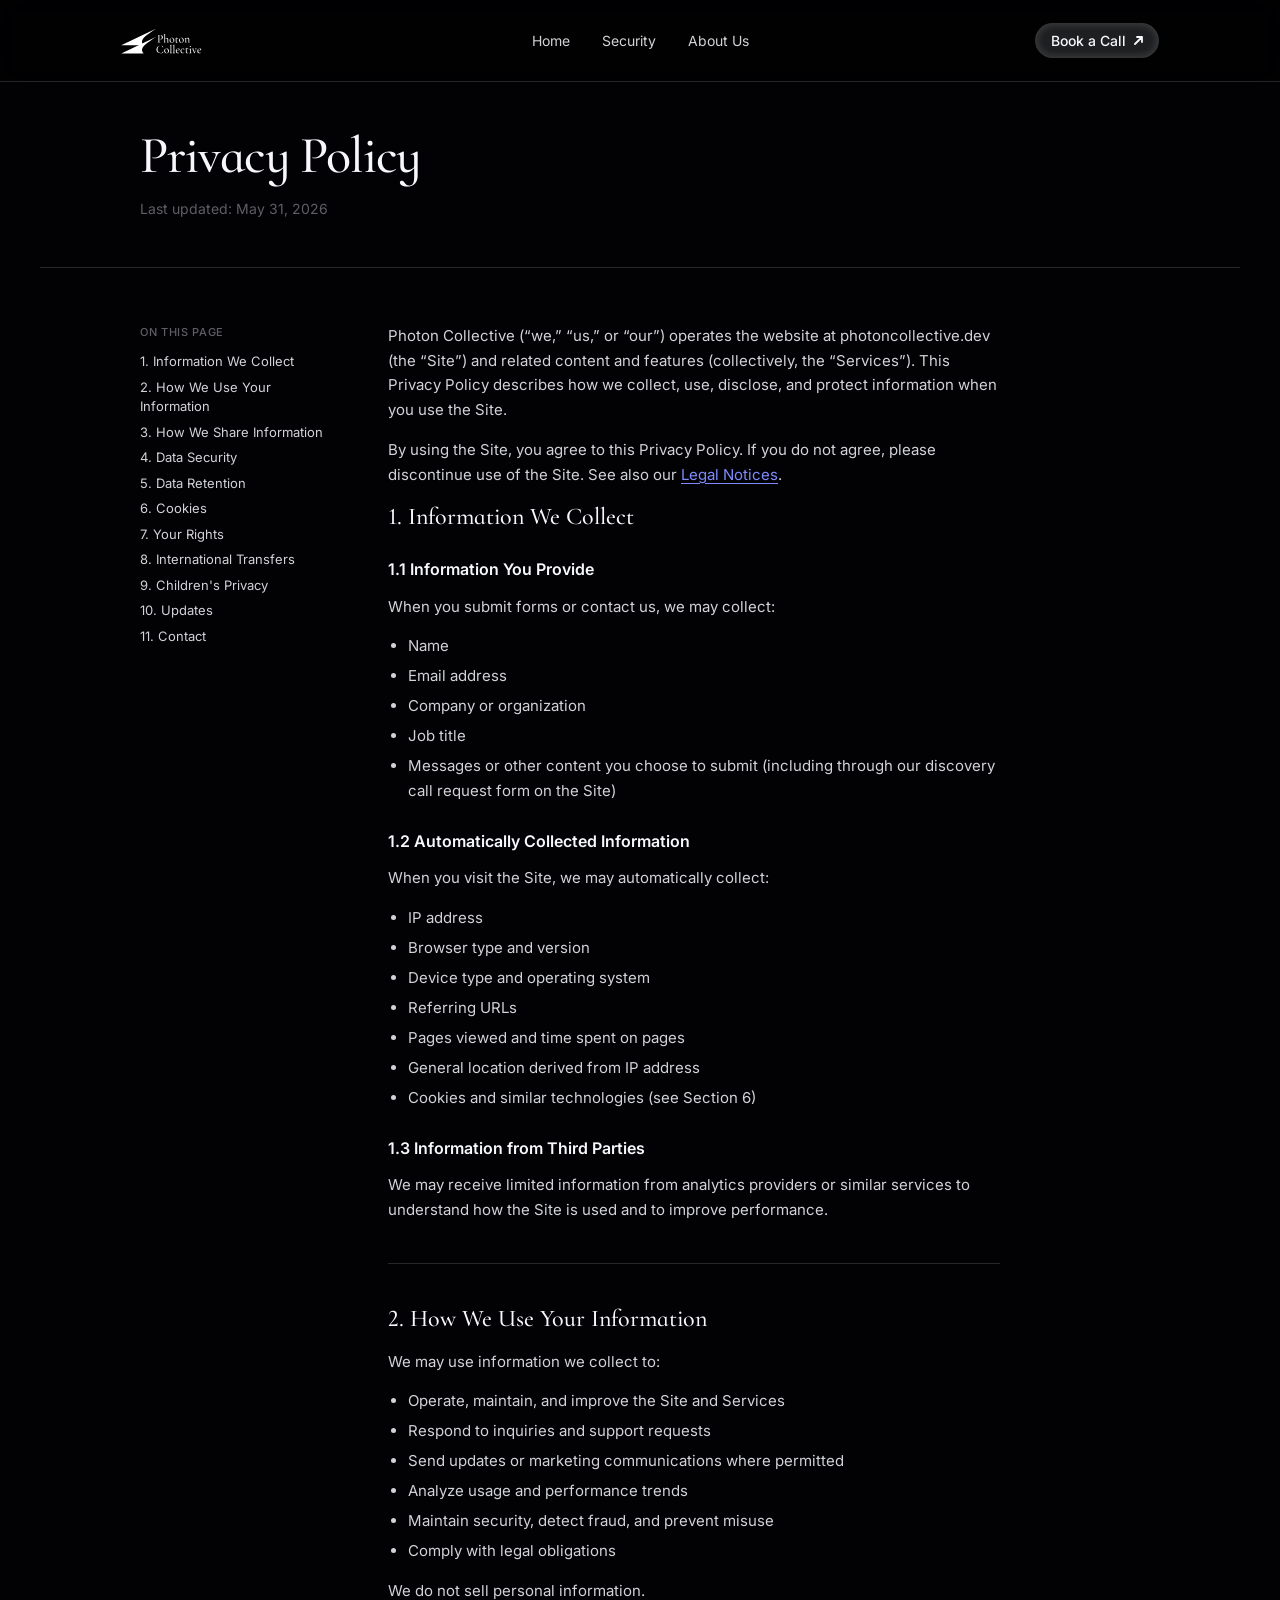
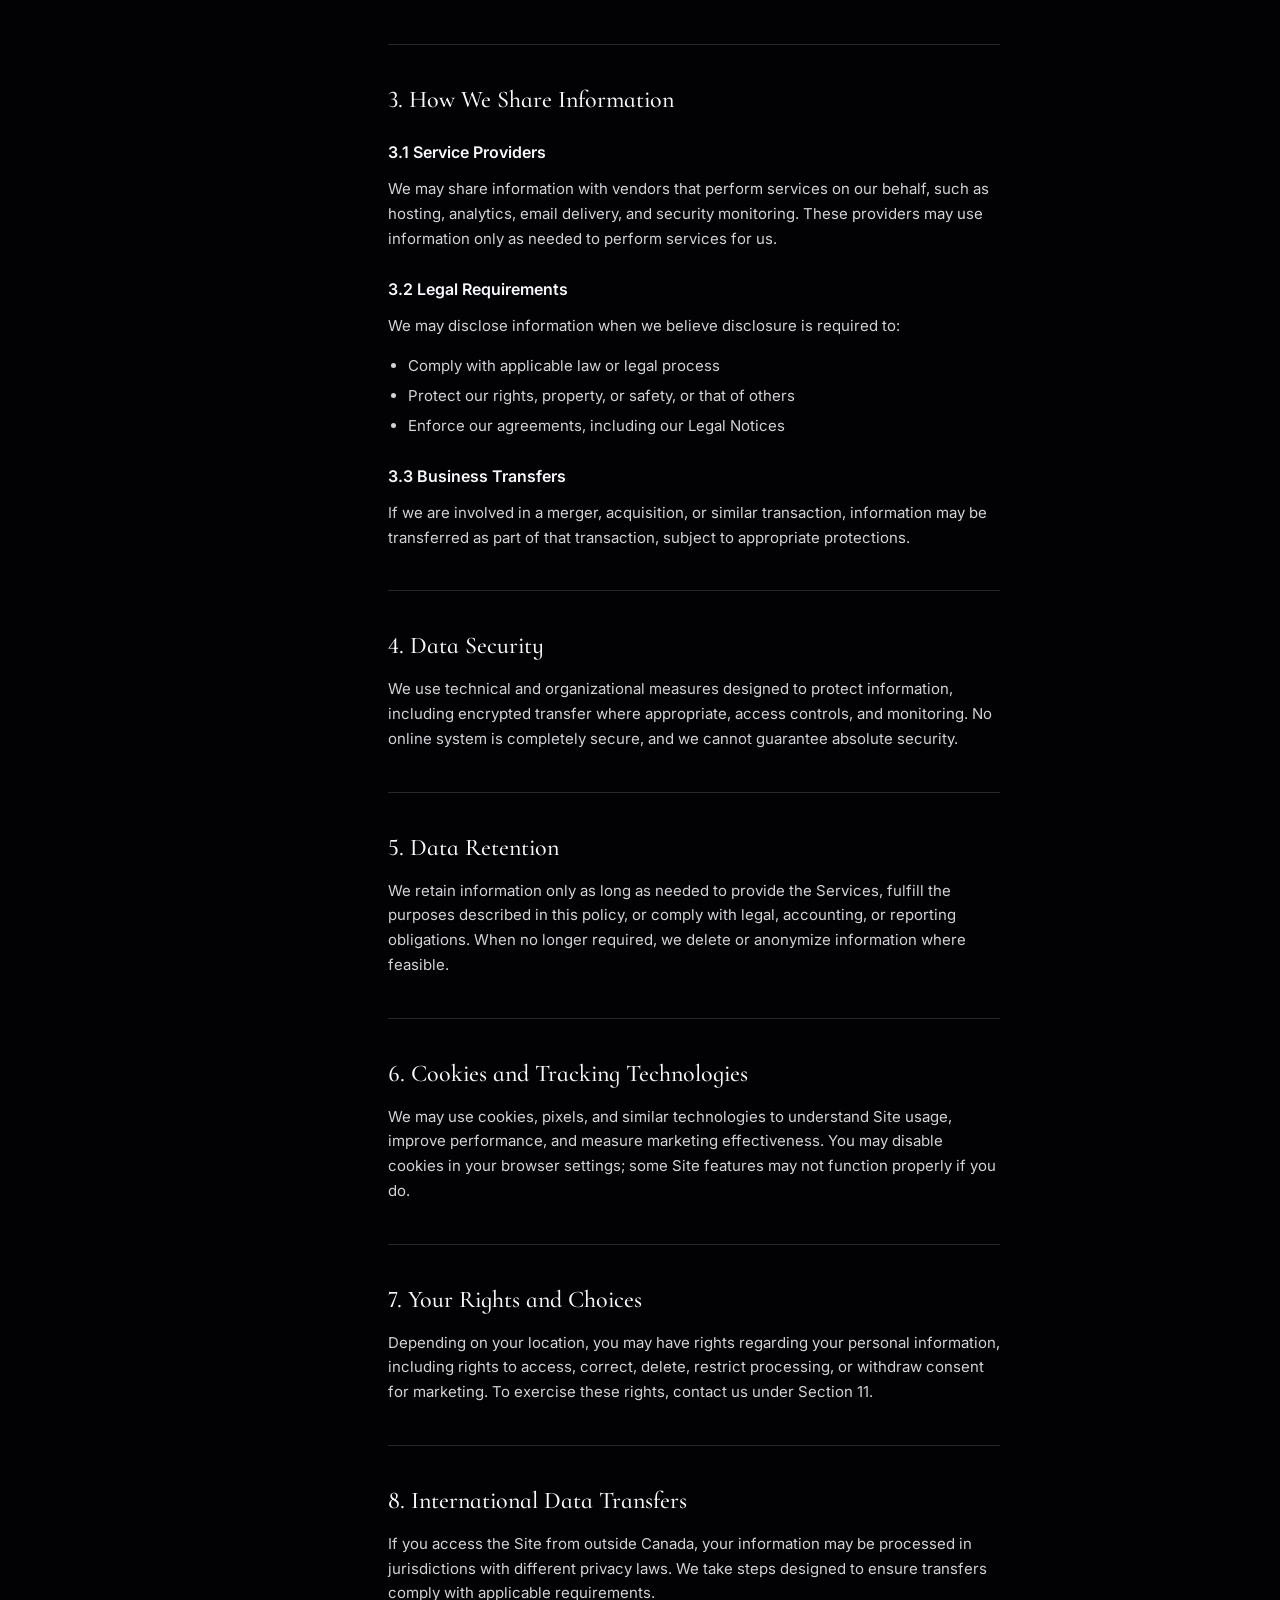
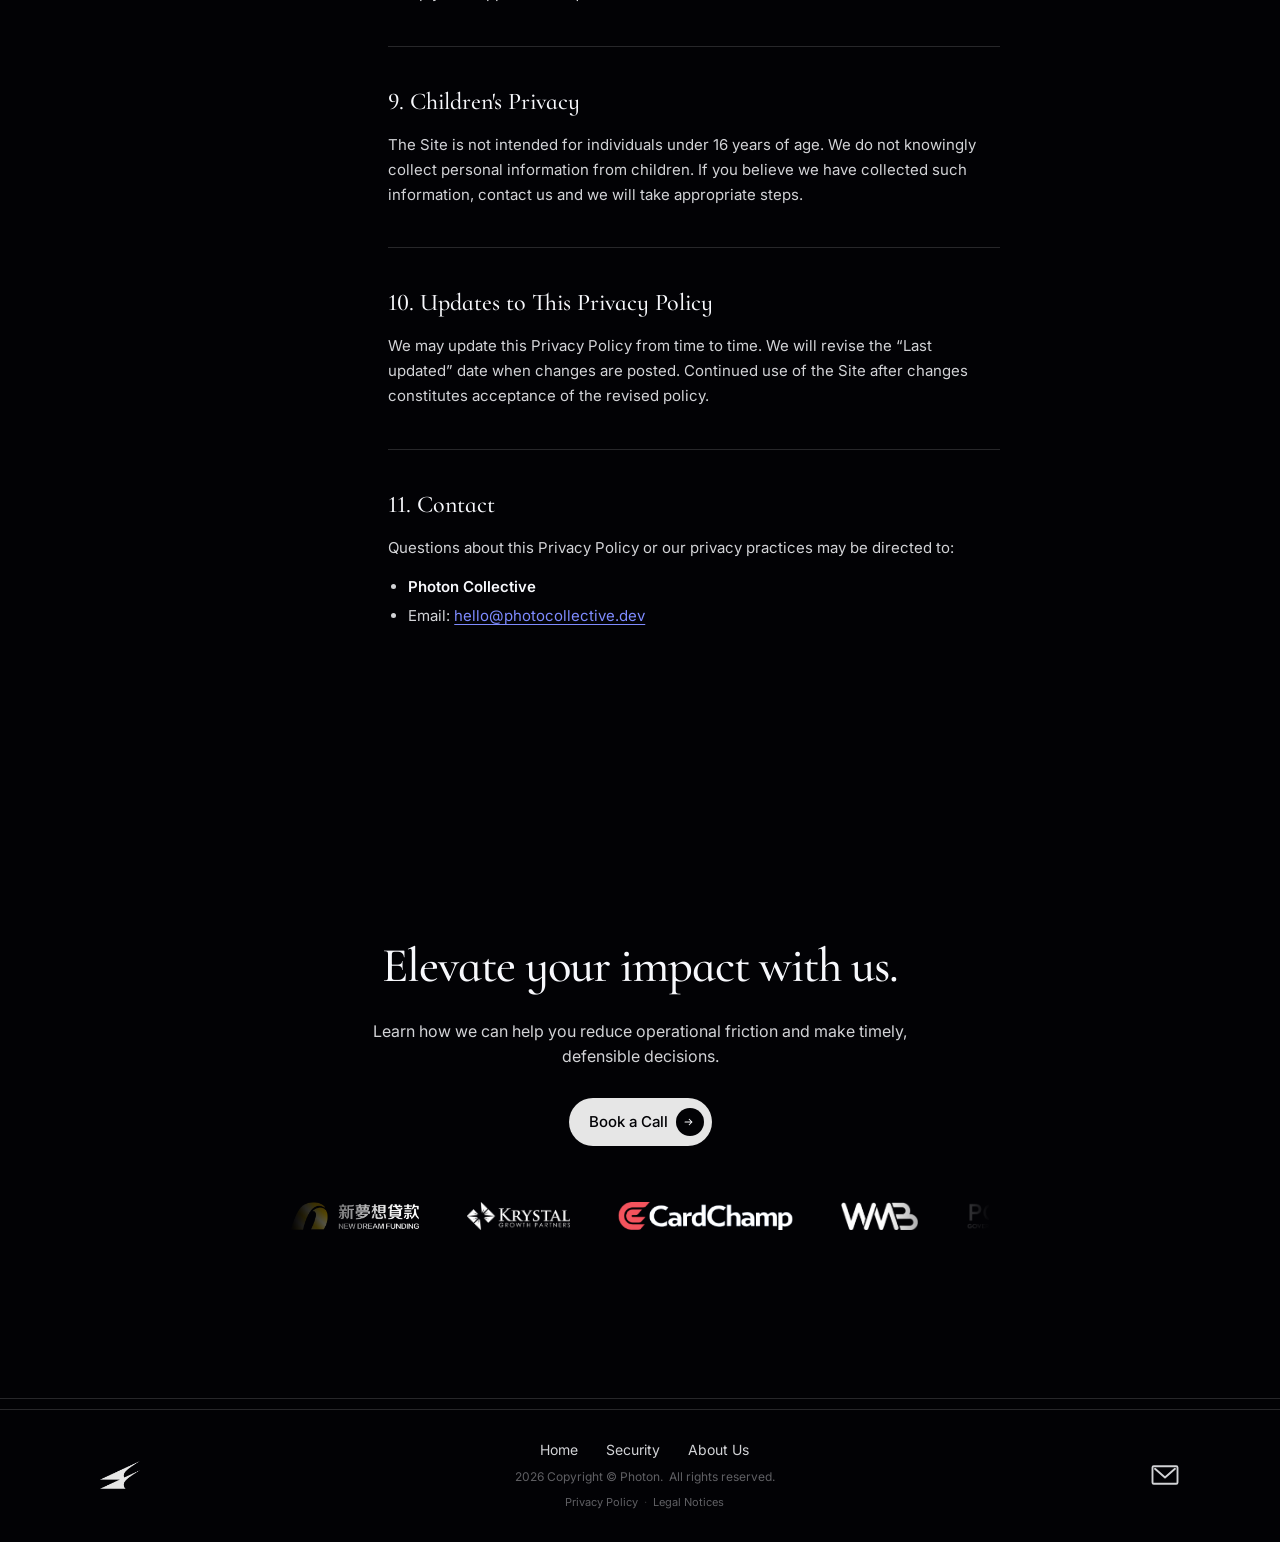
<file: privacy-policy.html>
<!DOCTYPE html>
<html lang="en">
<head>
  <meta charset="utf-8">
  <meta name="viewport" content="width=device-width, initial-scale=1">
  <title>Privacy Policy — Photon Collective</title>
  <meta name="description" content="Privacy Policy for photoncollective.dev. How Photon Collective collects, uses, and protects information when you visit our website or contact us.">

  <!-- Open Graph -->
  <meta property="og:type" content="website">
  <meta property="og:url" content="https://photoncollective.dev/privacy-policy.html">
  <meta property="og:site_name" content="Photon Collective">
  <meta property="og:title" content="Privacy Policy — Photon Collective">
  <meta property="og:description" content="How Photon Collective collects, uses, and protects information when you visit our website or contact us.">
  <meta property="og:image" content="https://photoncollective.dev/images/hero-data-viz.png">
  <meta name="twitter:card" content="summary_large_image">
  <meta name="twitter:title" content="Privacy Policy — Photon Collective">
  <meta name="twitter:description" content="How Photon Collective collects, uses, and protects information when you visit our website or contact us.">
  <meta name="twitter:image" content="https://photoncollective.dev/images/hero-data-viz.png">
  <meta name="theme-color" content="#0c0d12">

  <!-- Favicon -->
  <link rel="icon" href="images/favicon-light.png" media="(prefers-color-scheme: light)">
  <link rel="icon" href="images/favicon-dark.png" media="(prefers-color-scheme: dark)">
  <link rel="apple-touch-icon" href="images/favicon-dark.png">

  <!-- Fonts -->
  <link rel="preconnect" href="https://fonts.googleapis.com">
  <link rel="preconnect" href="https://fonts.gstatic.com" crossorigin>
  <link rel="stylesheet" href="https://fonts.googleapis.com/css2?family=Cormorant+Infant:ital,wght@0,400;0,500;0,600;0,700;1,400;1,500;1,600;1,700&family=Inter:wght@400;500;600&display=swap">

  <!-- Styles -->
  <link rel="stylesheet" href="css/styles.css">

  <!-- SEO -->
  <link rel="canonical" href="https://photoncollective.dev/privacy-policy.html">

  <!-- Structured data -->
  <script type="application/ld+json">
  {
    "@context": "https://schema.org",
    "@type": "Organization",
    "name": "Photon Collective",
    "url": "https://photoncollective.dev",
    "logo": {
      "@type": "ImageObject",
      "url": "https://photoncollective.dev/images/logo-dark.png"
    },
    "description": "Photon Collective builds custom financial tools and workflows for investment teams.",
    "contactPoint": {
      "@type": "ContactPoint",
      "email": "hello@photoncollective.dev",
      "contactType": "sales"
    }
  }
  </script>

</head>
<body class="page-legal">

  <a href="#main-content" class="skip-link">Skip to main content</a>

  <!-- SVG symbol defs -->
  <svg xmlns="http://www.w3.org/2000/svg" style="position:absolute;width:0;height:0;overflow:hidden" aria-hidden="true">
    <defs>
      <symbol id="wordmark" viewBox="0 0 81 26"><path d="M 35.463 0.442 C 24.383 7.673 17.816 11.768 22.715 17.207 L 0.231 17.207 Z" fill="rgb(255, 255, 255)"></path><path d="M 35.463 8.678 C 24.383 15.908 17.816 20.003 22.715 25.442 L 0.231 25.442 Z" fill="rgb(255, 255, 255)"></path><path d="M 38.351 13.56 C 38.351 13.811 38.382 13.995 38.443 14.113 C 38.505 14.223 38.621 14.301 38.79 14.348 C 38.967 14.395 39.248 14.419 39.633 14.419 C 39.656 14.419 39.668 14.442 39.668 14.489 C 39.668 14.537 39.656 14.56 39.633 14.56 C 39.317 14.56 39.071 14.556 38.894 14.548 L 37.889 14.537 L 37.092 14.548 C 36.945 14.556 36.749 14.56 36.503 14.56 C 36.48 14.56 36.468 14.537 36.468 14.489 C 36.468 14.442 36.48 14.419 36.503 14.419 C 36.78 14.419 36.98 14.399 37.103 14.36 C 37.227 14.321 37.311 14.246 37.358 14.137 C 37.404 14.019 37.427 13.842 37.427 13.607 L 37.427 8.16 C 37.427 7.925 37.404 7.752 37.358 7.642 C 37.311 7.533 37.223 7.458 37.092 7.419 C 36.968 7.372 36.772 7.348 36.503 7.348 C 36.48 7.348 36.468 7.325 36.468 7.278 C 36.468 7.231 36.48 7.207 36.503 7.207 L 37.08 7.219 C 37.419 7.235 37.685 7.242 37.877 7.242 C 38.062 7.242 38.282 7.231 38.536 7.207 C 38.628 7.207 38.771 7.203 38.963 7.195 C 39.163 7.18 39.337 7.172 39.483 7.172 C 40.207 7.172 40.788 7.337 41.227 7.666 C 41.666 7.988 41.886 8.478 41.886 9.137 C 41.886 9.646 41.759 10.078 41.504 10.431 C 41.258 10.784 40.938 11.046 40.546 11.219 C 40.161 11.391 39.76 11.478 39.344 11.478 C 39.121 11.478 38.936 11.458 38.79 11.419 C 38.767 11.419 38.755 11.399 38.755 11.36 C 38.755 11.337 38.759 11.313 38.767 11.289 C 38.782 11.266 38.798 11.258 38.813 11.266 C 38.936 11.297 39.071 11.313 39.217 11.313 C 39.679 11.313 40.068 11.144 40.384 10.807 C 40.7 10.47 40.858 9.984 40.858 9.348 C 40.858 8.729 40.703 8.246 40.395 7.901 C 40.088 7.548 39.679 7.372 39.171 7.372 C 38.932 7.372 38.759 7.391 38.651 7.431 C 38.543 7.462 38.466 7.537 38.42 7.654 C 38.374 7.764 38.351 7.94 38.351 8.184 Z" fill="rgb(255, 255, 255)"></path><path d="M 42.624 14.56 C 42.608 14.56 42.601 14.537 42.601 14.489 C 42.601 14.442 42.608 14.419 42.624 14.419 C 42.909 14.419 43.093 14.368 43.178 14.266 C 43.271 14.156 43.317 13.937 43.317 13.607 L 43.317 7.56 C 43.317 7.278 43.29 7.078 43.236 6.96 C 43.19 6.835 43.101 6.772 42.97 6.772 C 42.839 6.772 42.67 6.823 42.462 6.925 L 42.45 6.925 C 42.42 6.925 42.397 6.905 42.381 6.866 C 42.366 6.827 42.37 6.799 42.393 6.784 L 43.941 6.031 L 43.975 6.031 C 44.006 6.031 44.033 6.042 44.056 6.066 C 44.087 6.089 44.102 6.117 44.102 6.148 L 44.102 13.607 C 44.102 13.937 44.148 14.156 44.241 14.266 C 44.333 14.368 44.522 14.419 44.807 14.419 C 44.83 14.419 44.842 14.442 44.842 14.489 C 44.842 14.537 44.83 14.56 44.807 14.56 C 44.614 14.56 44.464 14.556 44.356 14.548 L 43.721 14.537 L 43.063 14.548 C 42.955 14.556 42.809 14.56 42.624 14.56 Z M 45.731 14.56 C 45.716 14.56 45.708 14.537 45.708 14.489 C 45.708 14.442 45.716 14.419 45.731 14.419 C 46.016 14.419 46.201 14.368 46.285 14.266 C 46.378 14.156 46.424 13.937 46.424 13.607 L 46.424 11.795 C 46.424 11.34 46.339 11.003 46.17 10.784 C 46.008 10.564 45.754 10.454 45.408 10.454 C 45.138 10.454 44.865 10.537 44.587 10.701 C 44.31 10.866 44.079 11.086 43.894 11.36 L 43.837 11.219 C 44.16 10.772 44.487 10.439 44.818 10.219 C 45.157 9.999 45.512 9.889 45.881 9.889 C 46.305 9.889 46.632 10.015 46.863 10.266 C 47.094 10.517 47.21 10.874 47.21 11.337 L 47.21 13.607 C 47.21 13.937 47.256 14.156 47.348 14.266 C 47.441 14.368 47.629 14.419 47.914 14.419 C 47.937 14.419 47.949 14.442 47.949 14.489 C 47.949 14.537 47.937 14.56 47.914 14.56 C 47.722 14.56 47.572 14.556 47.464 14.548 L 46.828 14.537 L 46.17 14.548 C 46.062 14.556 45.916 14.56 45.731 14.56 Z" fill="rgb(255, 255, 255)"></path><path d="M 50.836 14.713 C 50.382 14.713 49.981 14.603 49.635 14.384 C 49.288 14.156 49.019 13.854 48.826 13.478 C 48.641 13.093 48.549 12.678 48.549 12.231 C 48.549 11.721 48.672 11.289 48.919 10.937 C 49.165 10.576 49.481 10.309 49.866 10.137 C 50.251 9.956 50.644 9.866 51.044 9.866 C 51.498 9.866 51.899 9.98 52.246 10.207 C 52.592 10.435 52.858 10.737 53.043 11.113 C 53.227 11.482 53.32 11.874 53.32 12.289 C 53.32 12.768 53.204 13.191 52.973 13.56 C 52.75 13.929 52.45 14.215 52.072 14.419 C 51.695 14.615 51.283 14.713 50.836 14.713 Z M 51.171 14.489 C 51.556 14.489 51.853 14.337 52.061 14.031 C 52.269 13.725 52.373 13.262 52.373 12.642 C 52.373 12.133 52.295 11.686 52.142 11.301 C 51.995 10.917 51.791 10.623 51.529 10.419 C 51.267 10.207 50.975 10.101 50.651 10.101 C 50.274 10.101 49.981 10.25 49.773 10.548 C 49.573 10.839 49.473 11.27 49.473 11.842 C 49.473 12.337 49.546 12.788 49.693 13.195 C 49.839 13.595 50.039 13.913 50.293 14.148 C 50.555 14.376 50.848 14.489 51.171 14.489 Z" fill="rgb(255, 255, 255)"></path><path d="M 55.878 14.701 C 55.554 14.701 55.281 14.627 55.057 14.478 C 54.842 14.321 54.734 14.062 54.734 13.701 L 54.734 10.984 C 54.734 10.709 54.695 10.533 54.618 10.454 C 54.549 10.376 54.387 10.337 54.133 10.337 C 54.11 10.337 54.099 10.305 54.099 10.242 C 54.099 10.188 54.11 10.16 54.133 10.16 C 54.472 10.152 54.746 10.07 54.953 9.913 C 55.161 9.748 55.296 9.525 55.358 9.242 C 55.365 9.219 55.396 9.207 55.45 9.207 C 55.504 9.207 55.531 9.219 55.531 9.242 L 55.531 13.301 C 55.531 13.921 55.827 14.231 56.42 14.231 C 56.751 14.231 57.056 14.121 57.333 13.901 C 57.341 13.893 57.352 13.889 57.368 13.889 C 57.391 13.889 57.41 13.905 57.425 13.937 C 57.441 13.968 57.437 13.991 57.414 14.007 C 57.129 14.25 56.867 14.427 56.628 14.537 C 56.389 14.646 56.139 14.701 55.878 14.701 Z M 57.067 10.595 C 56.551 10.478 55.954 10.419 55.277 10.419 L 55.277 10.148 C 55.762 10.148 56.37 10.109 57.102 10.031 C 57.125 10.031 57.144 10.058 57.16 10.113 C 57.175 10.168 57.183 10.231 57.183 10.301 C 57.183 10.372 57.171 10.442 57.148 10.513 C 57.125 10.576 57.098 10.603 57.067 10.595 Z" fill="rgb(255, 255, 255)"></path><path d="M 60.312 14.713 C 59.858 14.713 59.457 14.603 59.111 14.384 C 58.764 14.156 58.495 13.854 58.302 13.478 C 58.117 13.093 58.025 12.678 58.025 12.231 C 58.025 11.721 58.148 11.289 58.394 10.937 C 58.641 10.576 58.957 10.309 59.342 10.137 C 59.727 9.956 60.12 9.866 60.52 9.866 C 60.974 9.866 61.375 9.98 61.721 10.207 C 62.068 10.435 62.333 10.737 62.518 11.113 C 62.703 11.482 62.795 11.874 62.795 12.289 C 62.795 12.768 62.68 13.191 62.449 13.56 C 62.226 13.929 61.925 14.215 61.548 14.419 C 61.171 14.615 60.759 14.713 60.312 14.713 Z M 60.647 14.489 C 61.032 14.489 61.328 14.337 61.536 14.031 C 61.744 13.725 61.848 13.262 61.848 12.642 C 61.848 12.133 61.771 11.686 61.617 11.301 C 61.471 10.917 61.267 10.623 61.005 10.419 C 60.743 10.207 60.451 10.101 60.127 10.101 C 59.75 10.101 59.457 10.25 59.249 10.548 C 59.049 10.839 58.949 11.27 58.949 11.842 C 58.949 12.337 59.022 12.788 59.168 13.195 C 59.315 13.595 59.515 13.913 59.769 14.148 C 60.031 14.376 60.324 14.489 60.647 14.489 Z" fill="rgb(255, 255, 255)"></path><path d="M 66.797 14.56 C 66.774 14.56 66.762 14.537 66.762 14.489 C 66.762 14.442 66.774 14.419 66.797 14.419 C 66.99 14.419 67.132 14.399 67.224 14.36 C 67.325 14.313 67.39 14.235 67.421 14.125 C 67.459 14.007 67.479 13.835 67.479 13.607 L 67.479 11.76 C 67.479 11.305 67.398 10.972 67.236 10.76 C 67.074 10.548 66.816 10.442 66.462 10.442 C 66.193 10.442 65.919 10.525 65.642 10.689 C 65.372 10.854 65.141 11.074 64.949 11.348 L 64.903 11.207 C 65.55 10.313 66.227 9.866 66.936 9.866 C 67.359 9.866 67.687 9.995 67.918 10.254 C 68.156 10.505 68.276 10.858 68.276 11.313 L 68.276 13.607 C 68.276 13.835 68.291 14.007 68.322 14.125 C 68.36 14.235 68.426 14.313 68.518 14.36 C 68.618 14.399 68.769 14.419 68.969 14.419 C 68.992 14.419 69.003 14.442 69.003 14.489 C 69.003 14.537 68.992 14.56 68.969 14.56 C 68.784 14.56 68.634 14.556 68.518 14.548 L 67.883 14.537 L 67.248 14.548 C 67.132 14.556 66.982 14.56 66.797 14.56 Z M 63.69 14.56 C 63.667 14.56 63.655 14.537 63.655 14.489 C 63.655 14.442 63.667 14.419 63.69 14.419 C 63.882 14.419 64.025 14.399 64.117 14.36 C 64.217 14.313 64.283 14.235 64.314 14.125 C 64.352 14.007 64.371 13.835 64.371 13.607 L 64.371 11.313 C 64.371 11.054 64.341 10.87 64.279 10.76 C 64.225 10.642 64.129 10.584 63.99 10.584 C 63.859 10.584 63.655 10.639 63.378 10.748 L 63.355 10.748 C 63.332 10.748 63.313 10.729 63.297 10.689 C 63.289 10.65 63.297 10.627 63.32 10.619 L 64.741 9.925 L 64.81 9.913 C 64.887 9.913 64.964 10.007 65.041 10.195 C 65.126 10.376 65.168 10.615 65.168 10.913 L 65.168 13.607 C 65.168 13.835 65.184 14.007 65.215 14.125 C 65.253 14.235 65.319 14.313 65.411 14.36 C 65.511 14.399 65.661 14.419 65.861 14.419 C 65.885 14.419 65.896 14.442 65.896 14.489 C 65.896 14.537 65.885 14.56 65.861 14.56 C 65.677 14.56 65.526 14.556 65.411 14.548 L 64.776 14.537 L 64.129 14.548 C 64.021 14.556 63.875 14.56 63.69 14.56 Z" fill="rgb(255, 255, 255)"></path><path d="M 39.691 17.666 C 40.137 17.666 40.53 17.701 40.869 17.772 C 41.216 17.835 41.539 17.94 41.839 18.09 C 41.893 18.113 41.928 18.14 41.943 18.172 C 41.959 18.195 41.97 18.254 41.978 18.348 L 42.128 19.819 C 42.128 19.842 42.105 19.858 42.059 19.866 C 42.02 19.874 41.997 19.862 41.99 19.831 C 41.597 18.521 40.804 17.866 39.61 17.866 C 39.002 17.866 38.463 18.011 37.993 18.301 C 37.523 18.591 37.157 19.003 36.895 19.537 C 36.641 20.07 36.514 20.693 36.514 21.407 C 36.514 22.105 36.653 22.737 36.93 23.301 C 37.215 23.858 37.596 24.297 38.074 24.619 C 38.559 24.933 39.09 25.09 39.668 25.09 C 40.268 25.09 40.761 24.937 41.146 24.631 C 41.531 24.317 41.843 23.835 42.082 23.184 C 42.09 23.168 42.109 23.16 42.14 23.16 C 42.155 23.16 42.17 23.168 42.186 23.184 C 42.209 23.191 42.221 23.199 42.221 23.207 L 42.094 24.548 C 42.086 24.642 42.074 24.701 42.059 24.725 C 42.043 24.748 42.005 24.776 41.943 24.807 C 41.558 24.987 41.189 25.113 40.834 25.184 C 40.48 25.262 40.091 25.301 39.668 25.301 C 38.852 25.301 38.124 25.14 37.485 24.819 C 36.845 24.489 36.345 24.035 35.983 23.454 C 35.629 22.874 35.452 22.207 35.452 21.454 C 35.452 20.717 35.632 20.062 35.994 19.49 C 36.364 18.909 36.872 18.462 37.519 18.148 C 38.166 17.827 38.89 17.666 39.691 17.666 Z" fill="rgb(255, 255, 255)"></path><path d="M 45.473 25.301 C 45.019 25.301 44.618 25.192 44.272 24.972 C 43.925 24.744 43.656 24.442 43.463 24.066 C 43.279 23.682 43.186 23.266 43.186 22.819 C 43.186 22.309 43.309 21.878 43.556 21.525 C 43.802 21.164 44.118 20.897 44.503 20.725 C 44.888 20.544 45.281 20.454 45.681 20.454 C 46.136 20.454 46.536 20.568 46.883 20.795 C 47.229 21.023 47.495 21.325 47.68 21.701 C 47.865 22.07 47.957 22.462 47.957 22.878 C 47.957 23.356 47.841 23.78 47.61 24.148 C 47.387 24.517 47.087 24.803 46.709 25.007 C 46.332 25.203 45.92 25.301 45.473 25.301 Z M 45.808 25.078 C 46.193 25.078 46.49 24.925 46.698 24.619 C 46.906 24.313 47.01 23.85 47.01 23.231 C 47.01 22.721 46.933 22.274 46.779 21.89 C 46.632 21.505 46.428 21.211 46.167 21.007 C 45.905 20.795 45.612 20.69 45.289 20.69 C 44.911 20.69 44.618 20.839 44.411 21.137 C 44.21 21.427 44.11 21.858 44.11 22.431 C 44.11 22.925 44.183 23.376 44.33 23.784 C 44.476 24.184 44.676 24.501 44.931 24.737 C 45.192 24.964 45.485 25.078 45.808 25.078 Z" fill="rgb(255, 255, 255)"></path><path d="M 48.794 25.148 C 48.778 25.148 48.77 25.125 48.77 25.078 C 48.77 25.031 48.778 25.007 48.794 25.007 C 49.078 25.007 49.263 24.956 49.348 24.854 C 49.44 24.744 49.487 24.525 49.487 24.195 L 49.498 18.148 C 49.498 17.866 49.471 17.666 49.417 17.548 C 49.363 17.423 49.271 17.36 49.14 17.36 C 49.009 17.36 48.843 17.411 48.643 17.513 L 48.632 17.513 C 48.601 17.513 48.574 17.493 48.551 17.454 C 48.536 17.407 48.543 17.38 48.574 17.372 L 50.122 16.631 L 50.168 16.619 C 50.191 16.619 50.218 16.631 50.249 16.654 C 50.287 16.678 50.307 16.705 50.307 16.737 L 50.307 24.195 C 50.307 24.525 50.349 24.744 50.434 24.854 C 50.526 24.956 50.711 25.007 50.988 25.007 C 51.019 25.007 51.035 25.031 51.035 25.078 C 51.035 25.125 51.019 25.148 50.988 25.148 C 50.811 25.148 50.669 25.144 50.561 25.137 L 49.891 25.125 L 49.244 25.137 C 49.136 25.144 48.986 25.148 48.794 25.148 Z" fill="rgb(255, 255, 255)"></path><path d="M 51.805 25.148 C 51.79 25.148 51.782 25.125 51.782 25.078 C 51.782 25.031 51.79 25.007 51.805 25.007 C 52.09 25.007 52.275 24.956 52.36 24.854 C 52.452 24.744 52.498 24.525 52.498 24.195 L 52.51 18.148 C 52.51 17.866 52.483 17.666 52.429 17.548 C 52.375 17.423 52.283 17.36 52.152 17.36 C 52.021 17.36 51.855 17.411 51.655 17.513 L 51.644 17.513 C 51.613 17.513 51.586 17.493 51.563 17.454 C 51.548 17.407 51.555 17.38 51.586 17.372 L 53.134 16.631 L 53.18 16.619 C 53.203 16.619 53.23 16.631 53.261 16.654 C 53.299 16.678 53.319 16.705 53.319 16.737 L 53.319 24.195 C 53.319 24.525 53.361 24.744 53.446 24.854 C 53.538 24.956 53.723 25.007 54 25.007 C 54.031 25.007 54.046 25.031 54.046 25.078 C 54.046 25.125 54.031 25.148 54 25.148 C 53.823 25.148 53.681 25.144 53.573 25.137 L 52.903 25.125 L 52.256 25.137 C 52.148 25.144 51.998 25.148 51.805 25.148 Z" fill="rgb(255, 255, 255)"></path><path d="M 56.966 25.29 C 56.512 25.29 56.119 25.188 55.788 24.984 C 55.457 24.772 55.206 24.494 55.037 24.148 C 54.867 23.796 54.783 23.419 54.783 23.019 C 54.783 22.556 54.891 22.133 55.106 21.748 C 55.33 21.364 55.63 21.062 56.007 20.842 C 56.385 20.615 56.804 20.501 57.266 20.501 C 57.721 20.501 58.067 20.619 58.306 20.854 C 58.545 21.082 58.664 21.411 58.664 21.842 C 58.664 22.062 58.618 22.172 58.525 22.172 L 57.728 22.172 C 57.759 21.709 57.698 21.356 57.543 21.113 C 57.397 20.862 57.174 20.737 56.873 20.737 C 56.496 20.737 56.2 20.901 55.984 21.231 C 55.776 21.552 55.672 21.995 55.672 22.56 C 55.672 23.25 55.826 23.799 56.134 24.207 C 56.45 24.615 56.897 24.819 57.474 24.819 C 57.698 24.819 57.89 24.791 58.052 24.737 C 58.213 24.674 58.402 24.58 58.618 24.454 L 58.629 24.454 C 58.652 24.454 58.672 24.47 58.687 24.501 C 58.71 24.525 58.714 24.548 58.699 24.572 C 58.421 24.823 58.144 25.007 57.867 25.125 C 57.59 25.235 57.289 25.29 56.966 25.29 Z M 55.395 22.007 L 57.982 21.96 L 57.982 22.172 L 55.406 22.184 Z" fill="rgb(255, 255, 255)"></path><path d="M 61.74 25.29 C 61.239 25.29 60.816 25.18 60.469 24.96 C 60.13 24.733 59.876 24.442 59.707 24.089 C 59.545 23.737 59.464 23.364 59.464 22.972 C 59.464 22.47 59.591 22.035 59.845 21.666 C 60.099 21.29 60.427 21.003 60.827 20.807 C 61.228 20.603 61.636 20.501 62.052 20.501 C 62.398 20.501 62.714 20.576 62.999 20.725 C 63.284 20.866 63.426 21.046 63.426 21.266 C 63.426 21.384 63.384 21.486 63.299 21.572 C 63.215 21.658 63.099 21.701 62.953 21.701 C 62.706 21.701 62.514 21.548 62.375 21.242 C 62.29 21.062 62.198 20.933 62.098 20.854 C 61.998 20.776 61.848 20.737 61.647 20.737 C 61.247 20.737 60.931 20.909 60.7 21.254 C 60.469 21.592 60.354 22.042 60.354 22.607 C 60.354 23.258 60.508 23.791 60.816 24.207 C 61.131 24.623 61.609 24.831 62.248 24.831 C 62.672 24.831 63.057 24.709 63.403 24.466 L 63.426 24.466 C 63.449 24.466 63.469 24.478 63.484 24.501 C 63.507 24.525 63.507 24.544 63.484 24.56 C 63.215 24.811 62.941 24.995 62.664 25.113 C 62.387 25.231 62.079 25.29 61.74 25.29 Z" fill="rgb(255, 255, 255)"></path><path d="M 66.014 25.29 C 65.691 25.29 65.417 25.215 65.194 25.066 C 64.978 24.909 64.871 24.65 64.871 24.289 L 64.871 21.572 C 64.871 21.297 64.832 21.121 64.755 21.042 C 64.686 20.964 64.524 20.925 64.27 20.925 C 64.247 20.925 64.235 20.893 64.235 20.831 C 64.235 20.776 64.247 20.748 64.27 20.748 C 64.609 20.74 64.882 20.658 65.09 20.501 C 65.298 20.337 65.433 20.113 65.495 19.831 C 65.502 19.807 65.533 19.795 65.587 19.795 C 65.641 19.795 65.668 19.807 65.668 19.831 L 65.668 23.89 C 65.668 24.509 65.964 24.819 66.557 24.819 C 66.888 24.819 67.193 24.709 67.47 24.489 C 67.477 24.482 67.489 24.478 67.504 24.478 C 67.528 24.478 67.547 24.494 67.562 24.525 C 67.577 24.556 67.574 24.58 67.551 24.595 C 67.266 24.838 67.004 25.015 66.765 25.125 C 66.526 25.235 66.276 25.29 66.014 25.29 Z M 67.204 21.184 C 66.688 21.066 66.091 21.007 65.414 21.007 L 65.414 20.737 C 65.899 20.737 66.507 20.697 67.239 20.619 C 67.262 20.619 67.281 20.646 67.297 20.701 C 67.312 20.756 67.32 20.819 67.32 20.89 C 67.32 20.96 67.308 21.031 67.285 21.101 C 67.262 21.164 67.235 21.191 67.204 21.184 Z" fill="rgb(255, 255, 255)"></path><path d="M 68.323 25.148 C 68.3 25.148 68.289 25.125 68.289 25.078 C 68.289 25.031 68.3 25.007 68.323 25.007 C 68.608 25.007 68.793 24.956 68.878 24.854 C 68.97 24.744 69.016 24.525 69.016 24.195 L 69.016 22.019 C 69.016 21.744 68.989 21.548 68.936 21.431 C 68.882 21.305 68.785 21.242 68.647 21.242 C 68.523 21.242 68.358 21.293 68.15 21.395 L 68.139 21.395 C 68.108 21.395 68.084 21.376 68.069 21.337 C 68.054 21.29 68.061 21.262 68.092 21.254 L 69.663 20.513 L 69.709 20.501 C 69.733 20.501 69.756 20.513 69.779 20.537 C 69.81 20.56 69.825 20.588 69.825 20.619 C 69.825 20.674 69.821 20.831 69.813 21.09 C 69.806 21.348 69.802 21.654 69.802 22.007 L 69.802 24.195 C 69.802 24.525 69.844 24.744 69.929 24.854 C 70.021 24.956 70.21 25.007 70.495 25.007 C 70.518 25.007 70.53 25.031 70.53 25.078 C 70.53 25.125 70.518 25.148 70.495 25.148 C 70.31 25.148 70.16 25.144 70.044 25.137 L 69.409 25.125 L 68.774 25.137 C 68.658 25.144 68.508 25.148 68.323 25.148 Z M 69.34 19.184 C 69.163 19.184 69.02 19.137 68.912 19.042 C 68.812 18.94 68.762 18.799 68.762 18.619 C 68.762 18.446 68.812 18.313 68.912 18.219 C 69.02 18.125 69.163 18.078 69.34 18.078 C 69.509 18.078 69.64 18.125 69.733 18.219 C 69.833 18.313 69.883 18.446 69.883 18.619 C 69.883 18.799 69.837 18.94 69.744 19.042 C 69.652 19.137 69.517 19.184 69.34 19.184 Z" fill="rgb(255, 255, 255)"></path><path d="M 75.93 20.607 C 75.946 20.607 75.953 20.631 75.953 20.678 C 75.953 20.725 75.946 20.748 75.93 20.748 C 75.722 20.748 75.545 20.819 75.399 20.96 C 75.253 21.101 75.114 21.337 74.983 21.666 L 73.551 25.137 C 73.535 25.176 73.493 25.196 73.424 25.196 C 73.354 25.196 73.312 25.176 73.296 25.137 L 71.622 21.584 C 71.467 21.246 71.333 21.023 71.217 20.913 C 71.109 20.803 70.979 20.748 70.825 20.748 C 70.801 20.748 70.79 20.725 70.79 20.678 C 70.79 20.631 70.801 20.607 70.825 20.607 C 70.971 20.607 71.086 20.611 71.171 20.619 L 71.714 20.631 L 72.523 20.619 C 72.638 20.611 72.796 20.607 72.996 20.607 C 73.019 20.607 73.031 20.631 73.031 20.678 C 73.031 20.725 73.019 20.748 72.996 20.748 C 72.542 20.748 72.315 20.842 72.315 21.031 C 72.315 21.086 72.33 21.144 72.361 21.207 L 73.816 24.242 L 73.4 24.89 L 74.729 21.631 C 74.783 21.466 74.81 21.344 74.81 21.266 C 74.81 20.921 74.521 20.748 73.943 20.748 C 73.928 20.748 73.92 20.725 73.92 20.678 C 73.92 20.631 73.928 20.607 73.943 20.607 C 74.151 20.607 74.309 20.611 74.417 20.619 L 75.11 20.631 L 75.537 20.619 C 75.622 20.611 75.753 20.607 75.93 20.607 Z" fill="rgb(255, 255, 255)"></path><path d="M 78.489 25.29 C 78.035 25.29 77.642 25.188 77.311 24.984 C 76.98 24.772 76.73 24.494 76.56 24.148 C 76.391 23.796 76.306 23.419 76.306 23.019 C 76.306 22.556 76.414 22.133 76.63 21.748 C 76.853 21.364 77.153 21.062 77.531 20.842 C 77.908 20.615 78.328 20.501 78.79 20.501 C 79.244 20.501 79.591 20.619 79.829 20.854 C 80.068 21.082 80.187 21.411 80.187 21.842 C 80.187 22.062 80.141 22.172 80.049 22.172 L 79.252 22.172 C 79.283 21.709 79.221 21.356 79.067 21.113 C 78.921 20.862 78.697 20.737 78.397 20.737 C 78.02 20.737 77.723 20.901 77.507 21.231 C 77.299 21.552 77.196 21.995 77.196 22.56 C 77.196 23.25 77.35 23.799 77.658 24.207 C 77.973 24.615 78.42 24.819 78.998 24.819 C 79.221 24.819 79.414 24.791 79.575 24.737 C 79.737 24.674 79.926 24.58 80.141 24.454 L 80.153 24.454 C 80.176 24.454 80.195 24.47 80.211 24.501 C 80.234 24.525 80.237 24.548 80.222 24.572 C 79.945 24.823 79.668 25.007 79.39 25.125 C 79.113 25.235 78.813 25.29 78.489 25.29 Z M 76.918 22.007 L 79.506 21.96 L 79.506 22.172 L 76.93 22.184 Z" fill="rgb(255, 255, 255)"></path></symbol>
    </defs>
  </svg>

  <!-- ======================================================
       NAVIGATION
       ====================================================== -->
  <header>
    <nav class="nav" role="navigation" aria-label="Main navigation">
      <div class="nav-inner">

        <a href="index.html" class="nav-logo" aria-label="Photon Collective home">
          <svg class="nav-logo-wordmark" viewBox="0 0 81 26" fill="none" aria-hidden="true"><use href="#wordmark"/></svg>
          <span class="sr-only">photon collective</span>
        </a>

        <div class="nav-links">
          <a href="index.html">Home</a>
          <a href="security.html">Security</a>
          <a href="about-us.html">About Us</a>
        </div>

        <div class="nav-cta">
          <a href="booking.html" class="btn btn-nav-cta">
            Book a Call
            <svg width="9" height="9" viewBox="0 0 9 9" fill="none" aria-hidden="true">
              <path d="M1 8L8 1M8 1H3M8 1V6" stroke="currentColor" stroke-width="1.8" stroke-linecap="round" stroke-linejoin="round"/>
            </svg>
          </a>
        </div>

        <button class="nav-hamburger" aria-label="Open menu" aria-expanded="false">
          <span></span><span></span><span></span>
        </button>
      </div>

    </nav>
    <div class="nav-mobile" role="menu">
      <a href="index.html" role="menuitem">Home</a>
      <a href="security.html" role="menuitem">Security</a>
      <a href="about-us.html" role="menuitem">About Us</a>
      <a href="booking.html" role="menuitem" class="nav-mobile-cta">
        Book a Call
        <svg width="9" height="9" viewBox="0 0 9 9" fill="none" aria-hidden="true"><path d="M1 8L8 1M8 1H3M8 1V6" stroke="currentColor" stroke-width="1.4" stroke-linecap="round" stroke-linejoin="round"/></svg>
      </a>
    </div>
    <div class="nav-backdrop" aria-hidden="true"></div>
  </header>

  <!-- ======================================================
       MAIN
       ====================================================== -->
  <main id="main-content">

    <section class="legal-hero" aria-labelledby="legal-title">
      <h1 id="legal-title">Privacy Policy</h1>
      <p class="legal-meta">Last updated: May 31, 2026</p>
    </section>

    <div class="legal-doc-wrap">
      <article class="legal-doc" aria-label="Privacy Policy">
        <nav class="legal-toc" aria-label="On this page">
          <p class="legal-toc-title">On this page</p>
          <ol>
            <li><a href="#information">1. Information We Collect</a></li>
            <li><a href="#use">2. How We Use Your Information</a></li>
            <li><a href="#share">3. How We Share Information</a></li>
            <li><a href="#security">4. Data Security</a></li>
            <li><a href="#retention">5. Data Retention</a></li>
            <li><a href="#cookies">6. Cookies</a></li>
            <li><a href="#rights">7. Your Rights</a></li>
            <li><a href="#transfers">8. International Transfers</a></li>
            <li><a href="#children">9. Children's Privacy</a></li>
            <li><a href="#updates">10. Updates</a></li>
            <li><a href="#contact">11. Contact</a></li>
          </ol>
        </nav>
        <div class="legal-body">
          <p>Photon Collective (&ldquo;we,&rdquo; &ldquo;us,&rdquo; or &ldquo;our&rdquo;) operates the website at photoncollective.dev (the &ldquo;Site&rdquo;) and related content and features (collectively, the &ldquo;Services&rdquo;). This Privacy Policy describes how we collect, use, disclose, and protect information when you use the Site.</p>
          <p>By using the Site, you agree to this Privacy Policy. If you do not agree, please discontinue use of the Site. See also our <a href="legal-notices.html">Legal Notices</a>.</p>

          <section id="information">
            <h2>1. Information We Collect</h2>
            <h3>1.1 Information You Provide</h3>
            <p>When you submit forms or contact us, we may collect:</p>
            <ul>
              <li>Name</li>
              <li>Email address</li>
              <li>Company or organization</li>
              <li>Job title</li>
              <li>Messages or other content you choose to submit (including through our discovery call request form on the Site)</li>
            </ul>
            <h3>1.2 Automatically Collected Information</h3>
            <p>When you visit the Site, we may automatically collect:</p>
            <ul>
              <li>IP address</li>
              <li>Browser type and version</li>
              <li>Device type and operating system</li>
              <li>Referring URLs</li>
              <li>Pages viewed and time spent on pages</li>
              <li>General location derived from IP address</li>
              <li>Cookies and similar technologies (see Section 6)</li>
            </ul>
            <h3>1.3 Information from Third Parties</h3>
            <p>We may receive limited information from analytics providers or similar services to understand how the Site is used and to improve performance.</p>
          </section>

          <section id="use">
            <h2>2. How We Use Your Information</h2>
            <p>We may use information we collect to:</p>
            <ul>
              <li>Operate, maintain, and improve the Site and Services</li>
              <li>Respond to inquiries and support requests</li>
              <li>Send updates or marketing communications where permitted</li>
              <li>Analyze usage and performance trends</li>
              <li>Maintain security, detect fraud, and prevent misuse</li>
              <li>Comply with legal obligations</li>
            </ul>
            <p>We do not sell personal information.</p>
          </section>

          <section id="share">
            <h2>3. How We Share Information</h2>
            <h3>3.1 Service Providers</h3>
            <p>We may share information with vendors that perform services on our behalf, such as hosting, analytics, email delivery, and security monitoring. These providers may use information only as needed to perform services for us.</p>
            <h3>3.2 Legal Requirements</h3>
            <p>We may disclose information when we believe disclosure is required to:</p>
            <ul>
              <li>Comply with applicable law or legal process</li>
              <li>Protect our rights, property, or safety, or that of others</li>
              <li>Enforce our agreements, including our Legal Notices</li>
            </ul>
            <h3>3.3 Business Transfers</h3>
            <p>If we are involved in a merger, acquisition, or similar transaction, information may be transferred as part of that transaction, subject to appropriate protections.</p>
          </section>

          <section id="security">
            <h2>4. Data Security</h2>
            <p>We use technical and organizational measures designed to protect information, including encrypted transfer where appropriate, access controls, and monitoring. No online system is completely secure, and we cannot guarantee absolute security.</p>
          </section>

          <section id="retention">
            <h2>5. Data Retention</h2>
            <p>We retain information only as long as needed to provide the Services, fulfill the purposes described in this policy, or comply with legal, accounting, or reporting obligations. When no longer required, we delete or anonymize information where feasible.</p>
          </section>

          <section id="cookies">
            <h2>6. Cookies and Tracking Technologies</h2>
            <p>We may use cookies, pixels, and similar technologies to understand Site usage, improve performance, and measure marketing effectiveness. You may disable cookies in your browser settings; some Site features may not function properly if you do.</p>
          </section>

          <section id="rights">
            <h2>7. Your Rights and Choices</h2>
            <p>Depending on your location, you may have rights regarding your personal information, including rights to access, correct, delete, restrict processing, or withdraw consent for marketing. To exercise these rights, contact us under Section 11.</p>
          </section>

          <section id="transfers">
            <h2>8. International Data Transfers</h2>
            <p>If you access the Site from outside Canada, your information may be processed in jurisdictions with different privacy laws. We take steps designed to ensure transfers comply with applicable requirements.</p>
          </section>

          <section id="children">
            <h2>9. Children's Privacy</h2>
            <p>The Site is not intended for individuals under 16 years of age. We do not knowingly collect personal information from children. If you believe we have collected such information, contact us and we will take appropriate steps.</p>
          </section>

          <section id="updates">
            <h2>10. Updates to This Privacy Policy</h2>
            <p>We may update this Privacy Policy from time to time. We will revise the &ldquo;Last updated&rdquo; date when changes are posted. Continued use of the Site after changes constitutes acceptance of the revised policy.</p>
          </section>

          <section id="contact">
            <h2>11. Contact</h2>
            <p>Questions about this Privacy Policy or our privacy practices may be directed to:</p>
            <ul class="legal-contact">
              <li><strong>Photon Collective</strong></li>
              <li>Email: <a href="mailto:hello@photocollective.dev">hello@photocollective.dev</a></li>
            </ul>
          </section>
        </div>
      </article>
    </div>

  </main>

  <!-- ======================================================
       CTA
       ====================================================== -->
  <section class="cta-section" id="cta" aria-label="Call to action">

    <div class="cta-inner">
      <h2 class="cta-heading reveal">Elevate your impact with us.</h2>
      <p class="cta-sub reveal reveal-delay-1">
        Learn how we can help you reduce operational friction and make timely, defensible decisions.
      </p>
      <a href="booking.html" class="btn btn-pill-arrow btn-pill-lg reveal reveal-delay-2">
        <span>Book a Call</span>
        <span class="pill-arrow-dot">
          <span class="arrow-track">
            <svg viewBox="0 0 16 16" fill="none" aria-hidden="true"><path d="M3 8h10M9 4l4 4-4 4" stroke="currentColor" stroke-width="1.5" stroke-linecap="round" stroke-linejoin="round"/></svg>
            <svg viewBox="0 0 16 16" fill="none" aria-hidden="true"><path d="M3 8h10M9 4l4 4-4 4" stroke="currentColor" stroke-width="1.5" stroke-linecap="round" stroke-linejoin="round"/></svg>
          </span>
        </span>
      </a>
    </div>

    <!-- Client logo marquee -->
    <div class="logo-marquee" aria-hidden="true">
      <ul class="logo-track">
        <li><img src="images/logo-amp.png" alt="AMP logo" loading="lazy" width="1759" height="382"></li>
        <li><img src="images/logo-wmb.png" alt="Wholesale Mortgage Bankers logo" loading="lazy" width="1858" height="506"></li>
        <li><img src="images/logo-pcigs.png" alt="PCI Government Services logo" loading="lazy" width="2392" height="382"></li>
        <li><img src="images/logo-ballantyne.png" alt="Ballantyne Capital logo" loading="lazy" width="1398" height="508"></li>
        <li><img src="images/logo-new-dream.png" alt="New Dream logo" loading="lazy" width="1406" height="508"></li>
        <li><img src="images/logo-cardchamp.png" alt="CardChamp logo" loading="lazy" width="2064" height="508"></li>
        <!-- duplicate for seamless loop -->
        <li><img src="images/logo-amp.png" alt="AMP logo" loading="lazy" width="1759" height="382"></li>
        <li><img src="images/logo-wmb.png" alt="Wholesale Mortgage Bankers logo" loading="lazy" width="1858" height="506"></li>
        <li><img src="images/logo-pcigs.png" alt="PCI Government Services logo" loading="lazy" width="2392" height="382"></li>
        <li><img src="images/logo-ballantyne.png" alt="Ballantyne Capital logo" loading="lazy" width="1398" height="508"></li>
        <li><img src="images/logo-new-dream.png" alt="New Dream logo" loading="lazy" width="1406" height="508"></li>
        <li><img src="images/logo-cardchamp.png" alt="CardChamp logo" loading="lazy" width="2064" height="508"></li>
      </ul>
    </div>
  </section>

  <!-- ======================================================
       FOOTER
       ====================================================== -->
  <footer class="footer" role="contentinfo">
    <div class="footer-inner">

      <a href="index.html" class="footer-logo" aria-label="Photon Collective">
        <img src="images/logo-dark.png" alt="" class="footer-brand-icon" aria-hidden="true" width="148" height="104">
      </a>

      <div class="footer-center">
        <nav class="footer-nav" aria-label="Footer navigation">
          <a href="index.html">Home</a>
          <a href="security.html">Security</a>
          <a href="about-us.html">About Us</a>
        </nav>
        <div class="footer-copy">
          <span>2026 Copyright &copy; Photon.</span>
          <p>All rights reserved.</p>
        </div>
        <nav class="footer-legal" aria-label="Legal">
          <a href="privacy-policy.html">Privacy Policy</a>
          <span class="footer-legal-sep" aria-hidden="true">&middot;</span>
          <a href="legal-notices.html">Legal Notices</a>
        </nav>
      </div>

      <a href="mailto:hello@photoncollective.dev" class="footer-email">
        <svg viewBox="0 0 24 16" fill="none" xmlns="http://www.w3.org/2000/svg" aria-hidden="true">
          <path d="M 1 14 L 19 14 C 19.552 14 20 13.552 20 13 L 20 1 C 20 0.448 19.552 0 19 0 L 1 0 C 0.448 0 0 0.448 0 1 L 0 13 C 0 13.552 0.448 14 1 14 Z" stroke="currentColor" stroke-width="1.5" stroke-linecap="round" stroke-linejoin="round" fill="transparent" transform="translate(2 1)"/>
          <path d="M 2 2 L 10 9 L 18 2" stroke="currentColor" stroke-width="1.5" stroke-linecap="round" stroke-linejoin="round" transform="translate(2 1)"/>
        </svg>
        hello@photoncollective.dev
      </a>

    </div>
  </footer>

  <script src="js/main.js" defer></script>

</body>
</html>
</file>
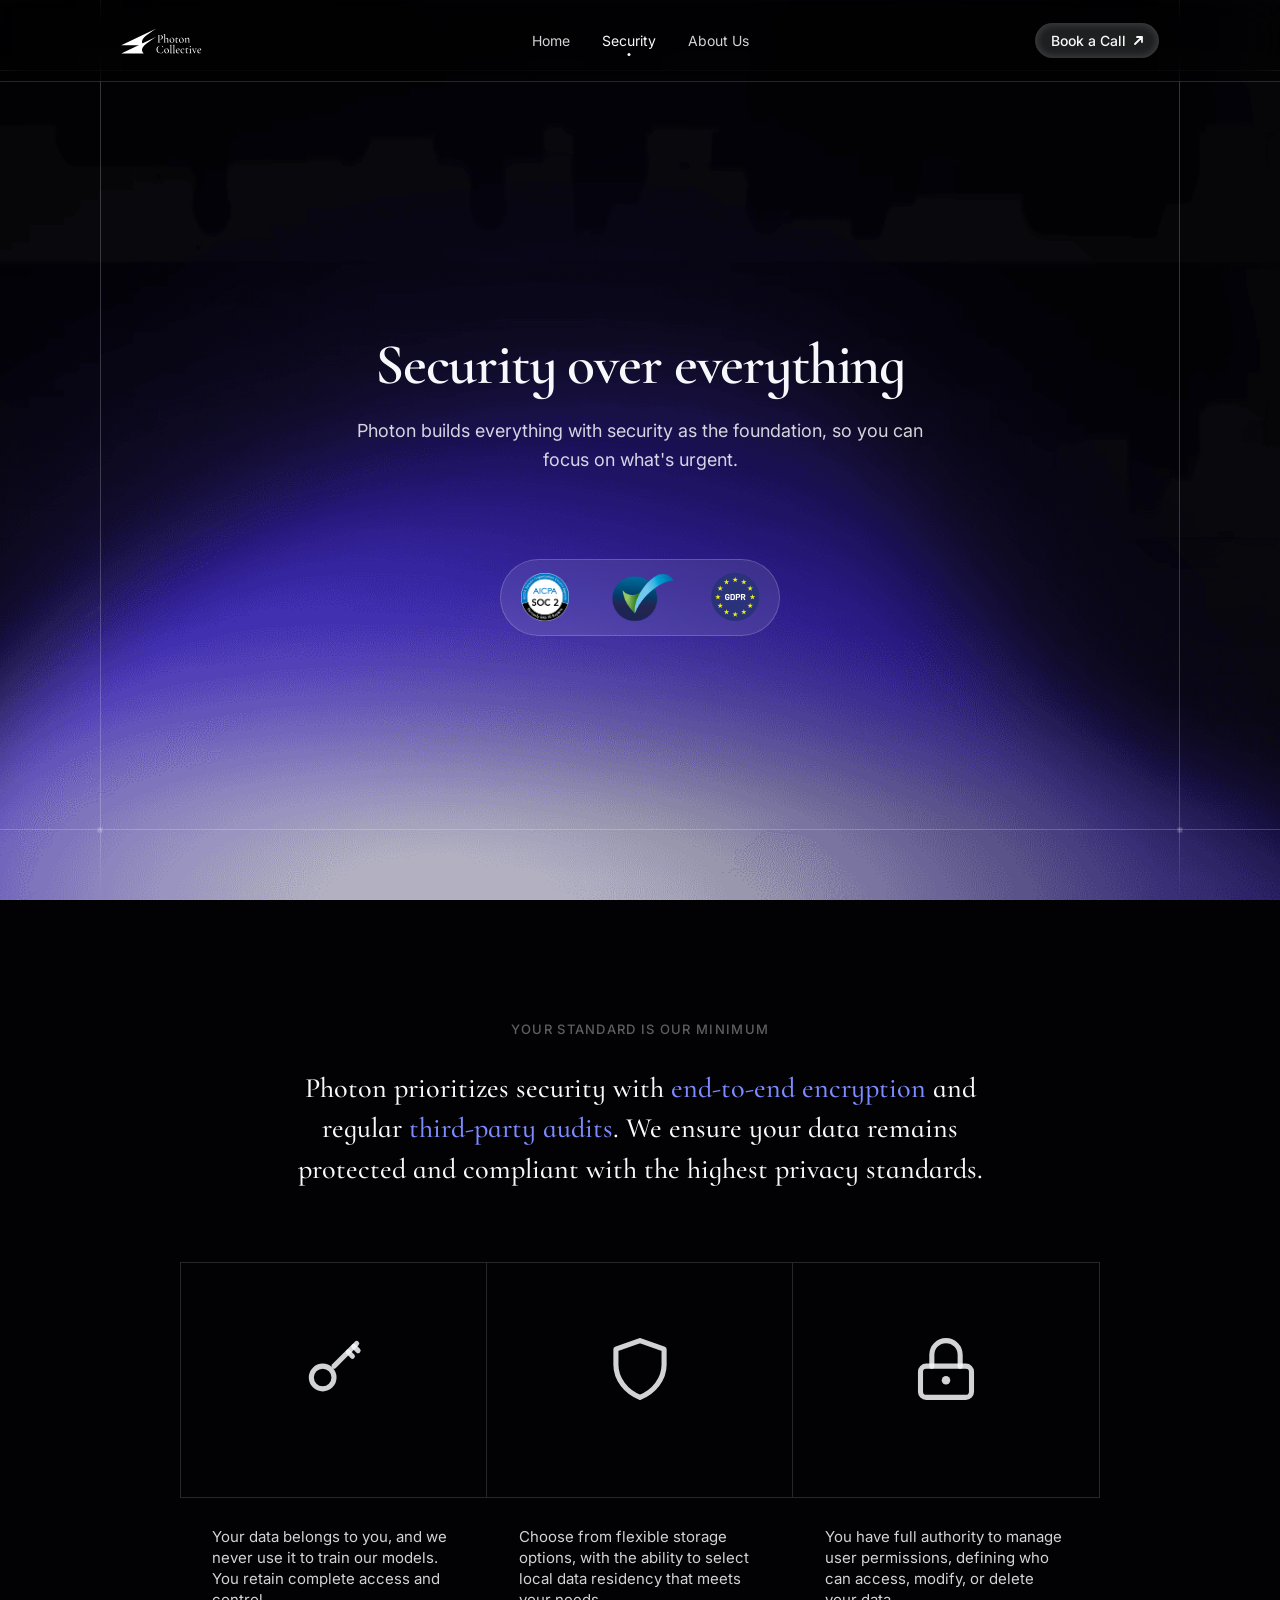
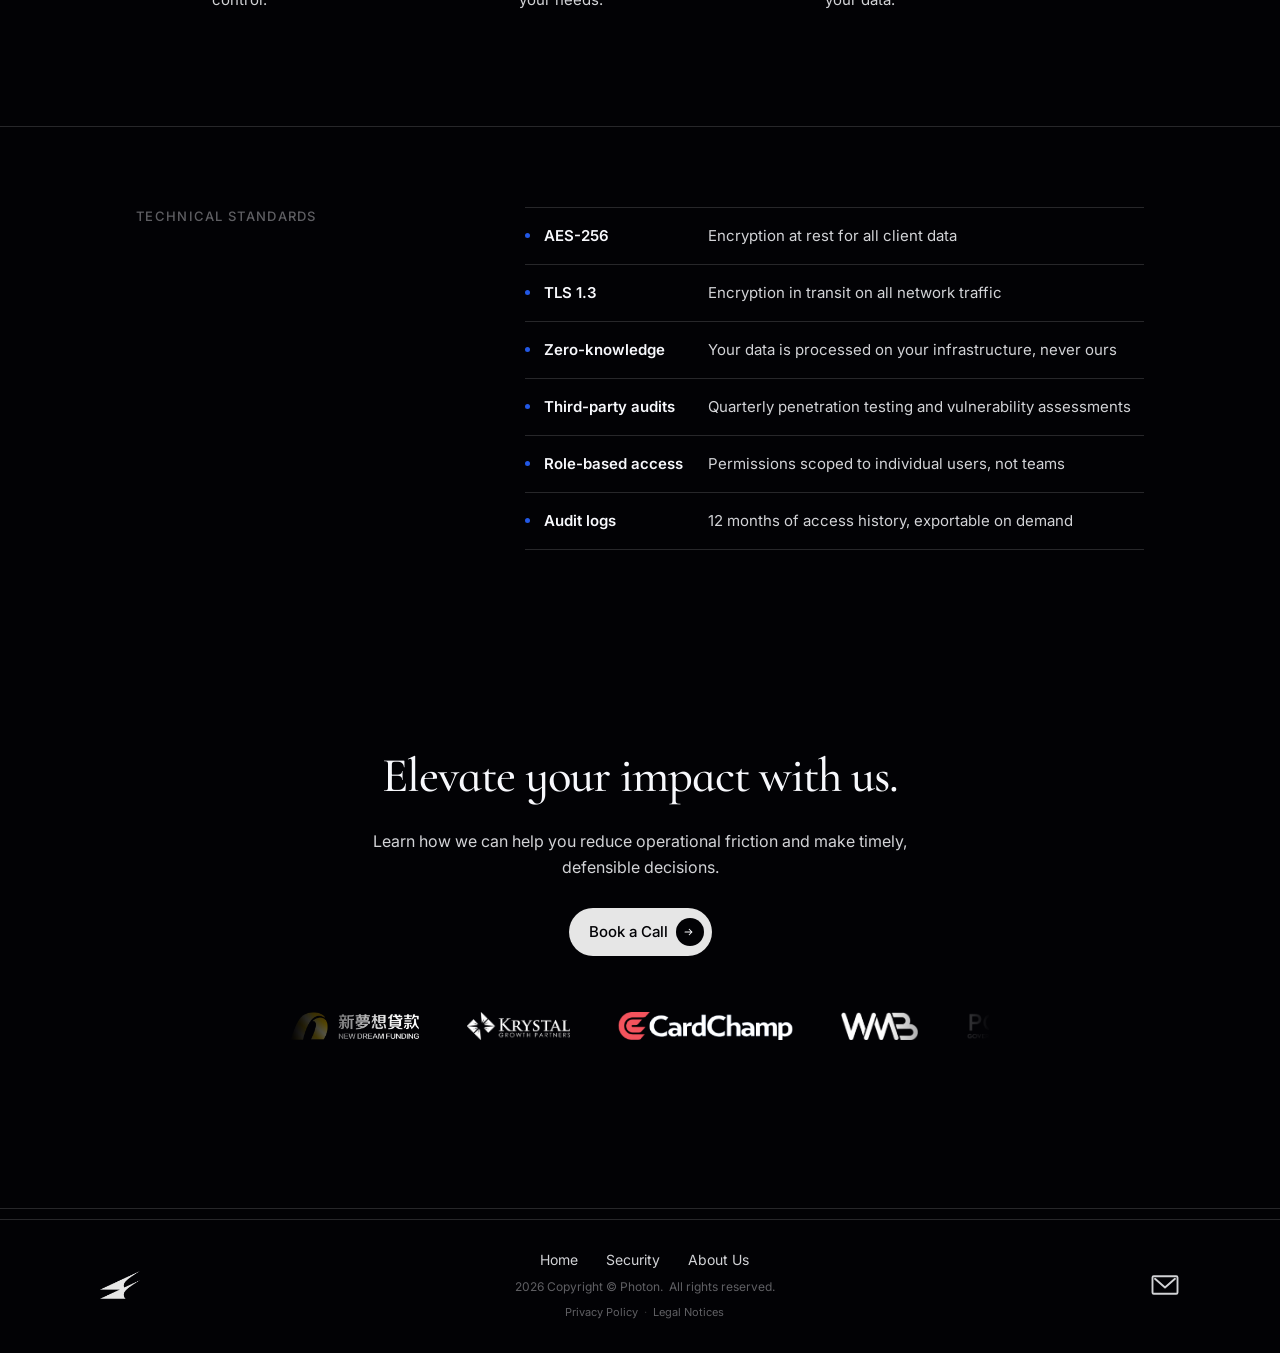
<file: security.html>
<!DOCTYPE html>
<html lang="en">
<head>
  <meta charset="utf-8">
  <meta name="viewport" content="width=device-width, initial-scale=1">
  <title>Security & Compliance — Photon Collective</title>
  <meta name="description" content="Photon Collective builds financial software with AES-256 encryption, zero-knowledge architecture, and role-based access control. Built for regulated investment firms from day one.">

  <!-- Open Graph -->
  <meta property="og:type" content="website">
  <meta property="og:url" content="https://photoncollective.dev/security.html">
  <meta property="og:site_name" content="Photon Collective">
  <meta property="og:title" content="Security & Compliance — Photon Collective">
  <meta property="og:description" content="Photon Collective builds financial software with AES-256 encryption, zero-knowledge architecture, and role-based access control. Built for regulated investment firms.">
  <meta property="og:image" content="https://photoncollective.dev/images/hero-data-viz.png">
  <meta name="twitter:card" content="summary_large_image">
  <meta name="twitter:title" content="Security &amp; Compliance — Photon Collective">
  <meta name="twitter:description" content="Photon Collective builds financial software with AES-256 encryption, zero-knowledge architecture, and role-based access control. Built for regulated investment firms.">
  <meta name="twitter:image" content="https://photoncollective.dev/images/hero-data-viz.png">
  <meta name="theme-color" content="#0c0d12">

  <!-- Favicon -->
  <link rel="icon" href="images/favicon-light.png" media="(prefers-color-scheme: light)">
  <link rel="icon" href="images/favicon-dark.png" media="(prefers-color-scheme: dark)">
  <link rel="apple-touch-icon" href="images/favicon-dark.png">

  <!-- Fonts -->
  <link rel="preconnect" href="https://fonts.googleapis.com">
  <link rel="preconnect" href="https://fonts.gstatic.com" crossorigin>
  <link rel="stylesheet" href="https://fonts.googleapis.com/css2?family=Cormorant+Infant:ital,wght@0,400;0,500;0,600;0,700;1,400;1,500;1,600;1,700&family=Inter:wght@400;500;600&display=swap">

  <!-- Styles -->
  <link rel="stylesheet" href="css/styles.css">

  <!-- SEO -->
  <link rel="canonical" href="https://photoncollective.dev/security.html">

  <!-- Structured data -->
  <script type="application/ld+json">
  {
    "@context": "https://schema.org",
    "@type": "Organization",
    "name": "Photon Collective",
    "url": "https://photoncollective.dev",
    "logo": {
      "@type": "ImageObject",
      "url": "https://photoncollective.dev/images/logo-dark.png"
    },
    "description": "Photon Collective builds custom financial tools and workflows for investment teams.",
    "contactPoint": {
      "@type": "ContactPoint",
      "email": "hello@photoncollective.dev",
      "contactType": "sales"
    }
  }
  </script>

</head>
<body>

  <a href="#main-content" class="skip-link">Skip to main content</a>

  <!-- SVG symbol defs -->
  <svg xmlns="http://www.w3.org/2000/svg" style="position:absolute;width:0;height:0;overflow:hidden" aria-hidden="true">
    <defs>
      <symbol id="wordmark" viewBox="0 0 81 26"><path d="M 35.463 0.442 C 24.383 7.673 17.816 11.768 22.715 17.207 L 0.231 17.207 Z" fill="rgb(255, 255, 255)"></path><path d="M 35.463 8.678 C 24.383 15.908 17.816 20.003 22.715 25.442 L 0.231 25.442 Z" fill="rgb(255, 255, 255)"></path><path d="M 38.351 13.56 C 38.351 13.811 38.382 13.995 38.443 14.113 C 38.505 14.223 38.621 14.301 38.79 14.348 C 38.967 14.395 39.248 14.419 39.633 14.419 C 39.656 14.419 39.668 14.442 39.668 14.489 C 39.668 14.537 39.656 14.56 39.633 14.56 C 39.317 14.56 39.071 14.556 38.894 14.548 L 37.889 14.537 L 37.092 14.548 C 36.945 14.556 36.749 14.56 36.503 14.56 C 36.48 14.56 36.468 14.537 36.468 14.489 C 36.468 14.442 36.48 14.419 36.503 14.419 C 36.78 14.419 36.98 14.399 37.103 14.36 C 37.227 14.321 37.311 14.246 37.358 14.137 C 37.404 14.019 37.427 13.842 37.427 13.607 L 37.427 8.16 C 37.427 7.925 37.404 7.752 37.358 7.642 C 37.311 7.533 37.223 7.458 37.092 7.419 C 36.968 7.372 36.772 7.348 36.503 7.348 C 36.48 7.348 36.468 7.325 36.468 7.278 C 36.468 7.231 36.48 7.207 36.503 7.207 L 37.08 7.219 C 37.419 7.235 37.685 7.242 37.877 7.242 C 38.062 7.242 38.282 7.231 38.536 7.207 C 38.628 7.207 38.771 7.203 38.963 7.195 C 39.163 7.18 39.337 7.172 39.483 7.172 C 40.207 7.172 40.788 7.337 41.227 7.666 C 41.666 7.988 41.886 8.478 41.886 9.137 C 41.886 9.646 41.759 10.078 41.504 10.431 C 41.258 10.784 40.938 11.046 40.546 11.219 C 40.161 11.391 39.76 11.478 39.344 11.478 C 39.121 11.478 38.936 11.458 38.79 11.419 C 38.767 11.419 38.755 11.399 38.755 11.36 C 38.755 11.337 38.759 11.313 38.767 11.289 C 38.782 11.266 38.798 11.258 38.813 11.266 C 38.936 11.297 39.071 11.313 39.217 11.313 C 39.679 11.313 40.068 11.144 40.384 10.807 C 40.7 10.47 40.858 9.984 40.858 9.348 C 40.858 8.729 40.703 8.246 40.395 7.901 C 40.088 7.548 39.679 7.372 39.171 7.372 C 38.932 7.372 38.759 7.391 38.651 7.431 C 38.543 7.462 38.466 7.537 38.42 7.654 C 38.374 7.764 38.351 7.94 38.351 8.184 Z" fill="rgb(255, 255, 255)"></path><path d="M 42.624 14.56 C 42.608 14.56 42.601 14.537 42.601 14.489 C 42.601 14.442 42.608 14.419 42.624 14.419 C 42.909 14.419 43.093 14.368 43.178 14.266 C 43.271 14.156 43.317 13.937 43.317 13.607 L 43.317 7.56 C 43.317 7.278 43.29 7.078 43.236 6.96 C 43.19 6.835 43.101 6.772 42.97 6.772 C 42.839 6.772 42.67 6.823 42.462 6.925 L 42.45 6.925 C 42.42 6.925 42.397 6.905 42.381 6.866 C 42.366 6.827 42.37 6.799 42.393 6.784 L 43.941 6.031 L 43.975 6.031 C 44.006 6.031 44.033 6.042 44.056 6.066 C 44.087 6.089 44.102 6.117 44.102 6.148 L 44.102 13.607 C 44.102 13.937 44.148 14.156 44.241 14.266 C 44.333 14.368 44.522 14.419 44.807 14.419 C 44.83 14.419 44.842 14.442 44.842 14.489 C 44.842 14.537 44.83 14.56 44.807 14.56 C 44.614 14.56 44.464 14.556 44.356 14.548 L 43.721 14.537 L 43.063 14.548 C 42.955 14.556 42.809 14.56 42.624 14.56 Z M 45.731 14.56 C 45.716 14.56 45.708 14.537 45.708 14.489 C 45.708 14.442 45.716 14.419 45.731 14.419 C 46.016 14.419 46.201 14.368 46.285 14.266 C 46.378 14.156 46.424 13.937 46.424 13.607 L 46.424 11.795 C 46.424 11.34 46.339 11.003 46.17 10.784 C 46.008 10.564 45.754 10.454 45.408 10.454 C 45.138 10.454 44.865 10.537 44.587 10.701 C 44.31 10.866 44.079 11.086 43.894 11.36 L 43.837 11.219 C 44.16 10.772 44.487 10.439 44.818 10.219 C 45.157 9.999 45.512 9.889 45.881 9.889 C 46.305 9.889 46.632 10.015 46.863 10.266 C 47.094 10.517 47.21 10.874 47.21 11.337 L 47.21 13.607 C 47.21 13.937 47.256 14.156 47.348 14.266 C 47.441 14.368 47.629 14.419 47.914 14.419 C 47.937 14.419 47.949 14.442 47.949 14.489 C 47.949 14.537 47.937 14.56 47.914 14.56 C 47.722 14.56 47.572 14.556 47.464 14.548 L 46.828 14.537 L 46.17 14.548 C 46.062 14.556 45.916 14.56 45.731 14.56 Z" fill="rgb(255, 255, 255)"></path><path d="M 50.836 14.713 C 50.382 14.713 49.981 14.603 49.635 14.384 C 49.288 14.156 49.019 13.854 48.826 13.478 C 48.641 13.093 48.549 12.678 48.549 12.231 C 48.549 11.721 48.672 11.289 48.919 10.937 C 49.165 10.576 49.481 10.309 49.866 10.137 C 50.251 9.956 50.644 9.866 51.044 9.866 C 51.498 9.866 51.899 9.98 52.246 10.207 C 52.592 10.435 52.858 10.737 53.043 11.113 C 53.227 11.482 53.32 11.874 53.32 12.289 C 53.32 12.768 53.204 13.191 52.973 13.56 C 52.75 13.929 52.45 14.215 52.072 14.419 C 51.695 14.615 51.283 14.713 50.836 14.713 Z M 51.171 14.489 C 51.556 14.489 51.853 14.337 52.061 14.031 C 52.269 13.725 52.373 13.262 52.373 12.642 C 52.373 12.133 52.295 11.686 52.142 11.301 C 51.995 10.917 51.791 10.623 51.529 10.419 C 51.267 10.207 50.975 10.101 50.651 10.101 C 50.274 10.101 49.981 10.25 49.773 10.548 C 49.573 10.839 49.473 11.27 49.473 11.842 C 49.473 12.337 49.546 12.788 49.693 13.195 C 49.839 13.595 50.039 13.913 50.293 14.148 C 50.555 14.376 50.848 14.489 51.171 14.489 Z" fill="rgb(255, 255, 255)"></path><path d="M 55.878 14.701 C 55.554 14.701 55.281 14.627 55.057 14.478 C 54.842 14.321 54.734 14.062 54.734 13.701 L 54.734 10.984 C 54.734 10.709 54.695 10.533 54.618 10.454 C 54.549 10.376 54.387 10.337 54.133 10.337 C 54.11 10.337 54.099 10.305 54.099 10.242 C 54.099 10.188 54.11 10.16 54.133 10.16 C 54.472 10.152 54.746 10.07 54.953 9.913 C 55.161 9.748 55.296 9.525 55.358 9.242 C 55.365 9.219 55.396 9.207 55.45 9.207 C 55.504 9.207 55.531 9.219 55.531 9.242 L 55.531 13.301 C 55.531 13.921 55.827 14.231 56.42 14.231 C 56.751 14.231 57.056 14.121 57.333 13.901 C 57.341 13.893 57.352 13.889 57.368 13.889 C 57.391 13.889 57.41 13.905 57.425 13.937 C 57.441 13.968 57.437 13.991 57.414 14.007 C 57.129 14.25 56.867 14.427 56.628 14.537 C 56.389 14.646 56.139 14.701 55.878 14.701 Z M 57.067 10.595 C 56.551 10.478 55.954 10.419 55.277 10.419 L 55.277 10.148 C 55.762 10.148 56.37 10.109 57.102 10.031 C 57.125 10.031 57.144 10.058 57.16 10.113 C 57.175 10.168 57.183 10.231 57.183 10.301 C 57.183 10.372 57.171 10.442 57.148 10.513 C 57.125 10.576 57.098 10.603 57.067 10.595 Z" fill="rgb(255, 255, 255)"></path><path d="M 60.312 14.713 C 59.858 14.713 59.457 14.603 59.111 14.384 C 58.764 14.156 58.495 13.854 58.302 13.478 C 58.117 13.093 58.025 12.678 58.025 12.231 C 58.025 11.721 58.148 11.289 58.394 10.937 C 58.641 10.576 58.957 10.309 59.342 10.137 C 59.727 9.956 60.12 9.866 60.52 9.866 C 60.974 9.866 61.375 9.98 61.721 10.207 C 62.068 10.435 62.333 10.737 62.518 11.113 C 62.703 11.482 62.795 11.874 62.795 12.289 C 62.795 12.768 62.68 13.191 62.449 13.56 C 62.226 13.929 61.925 14.215 61.548 14.419 C 61.171 14.615 60.759 14.713 60.312 14.713 Z M 60.647 14.489 C 61.032 14.489 61.328 14.337 61.536 14.031 C 61.744 13.725 61.848 13.262 61.848 12.642 C 61.848 12.133 61.771 11.686 61.617 11.301 C 61.471 10.917 61.267 10.623 61.005 10.419 C 60.743 10.207 60.451 10.101 60.127 10.101 C 59.75 10.101 59.457 10.25 59.249 10.548 C 59.049 10.839 58.949 11.27 58.949 11.842 C 58.949 12.337 59.022 12.788 59.168 13.195 C 59.315 13.595 59.515 13.913 59.769 14.148 C 60.031 14.376 60.324 14.489 60.647 14.489 Z" fill="rgb(255, 255, 255)"></path><path d="M 66.797 14.56 C 66.774 14.56 66.762 14.537 66.762 14.489 C 66.762 14.442 66.774 14.419 66.797 14.419 C 66.99 14.419 67.132 14.399 67.224 14.36 C 67.325 14.313 67.39 14.235 67.421 14.125 C 67.459 14.007 67.479 13.835 67.479 13.607 L 67.479 11.76 C 67.479 11.305 67.398 10.972 67.236 10.76 C 67.074 10.548 66.816 10.442 66.462 10.442 C 66.193 10.442 65.919 10.525 65.642 10.689 C 65.372 10.854 65.141 11.074 64.949 11.348 L 64.903 11.207 C 65.55 10.313 66.227 9.866 66.936 9.866 C 67.359 9.866 67.687 9.995 67.918 10.254 C 68.156 10.505 68.276 10.858 68.276 11.313 L 68.276 13.607 C 68.276 13.835 68.291 14.007 68.322 14.125 C 68.36 14.235 68.426 14.313 68.518 14.36 C 68.618 14.399 68.769 14.419 68.969 14.419 C 68.992 14.419 69.003 14.442 69.003 14.489 C 69.003 14.537 68.992 14.56 68.969 14.56 C 68.784 14.56 68.634 14.556 68.518 14.548 L 67.883 14.537 L 67.248 14.548 C 67.132 14.556 66.982 14.56 66.797 14.56 Z M 63.69 14.56 C 63.667 14.56 63.655 14.537 63.655 14.489 C 63.655 14.442 63.667 14.419 63.69 14.419 C 63.882 14.419 64.025 14.399 64.117 14.36 C 64.217 14.313 64.283 14.235 64.314 14.125 C 64.352 14.007 64.371 13.835 64.371 13.607 L 64.371 11.313 C 64.371 11.054 64.341 10.87 64.279 10.76 C 64.225 10.642 64.129 10.584 63.99 10.584 C 63.859 10.584 63.655 10.639 63.378 10.748 L 63.355 10.748 C 63.332 10.748 63.313 10.729 63.297 10.689 C 63.289 10.65 63.297 10.627 63.32 10.619 L 64.741 9.925 L 64.81 9.913 C 64.887 9.913 64.964 10.007 65.041 10.195 C 65.126 10.376 65.168 10.615 65.168 10.913 L 65.168 13.607 C 65.168 13.835 65.184 14.007 65.215 14.125 C 65.253 14.235 65.319 14.313 65.411 14.36 C 65.511 14.399 65.661 14.419 65.861 14.419 C 65.885 14.419 65.896 14.442 65.896 14.489 C 65.896 14.537 65.885 14.56 65.861 14.56 C 65.677 14.56 65.526 14.556 65.411 14.548 L 64.776 14.537 L 64.129 14.548 C 64.021 14.556 63.875 14.56 63.69 14.56 Z" fill="rgb(255, 255, 255)"></path><path d="M 39.691 17.666 C 40.137 17.666 40.53 17.701 40.869 17.772 C 41.216 17.835 41.539 17.94 41.839 18.09 C 41.893 18.113 41.928 18.14 41.943 18.172 C 41.959 18.195 41.97 18.254 41.978 18.348 L 42.128 19.819 C 42.128 19.842 42.105 19.858 42.059 19.866 C 42.02 19.874 41.997 19.862 41.99 19.831 C 41.597 18.521 40.804 17.866 39.61 17.866 C 39.002 17.866 38.463 18.011 37.993 18.301 C 37.523 18.591 37.157 19.003 36.895 19.537 C 36.641 20.07 36.514 20.693 36.514 21.407 C 36.514 22.105 36.653 22.737 36.93 23.301 C 37.215 23.858 37.596 24.297 38.074 24.619 C 38.559 24.933 39.09 25.09 39.668 25.09 C 40.268 25.09 40.761 24.937 41.146 24.631 C 41.531 24.317 41.843 23.835 42.082 23.184 C 42.09 23.168 42.109 23.16 42.14 23.16 C 42.155 23.16 42.17 23.168 42.186 23.184 C 42.209 23.191 42.221 23.199 42.221 23.207 L 42.094 24.548 C 42.086 24.642 42.074 24.701 42.059 24.725 C 42.043 24.748 42.005 24.776 41.943 24.807 C 41.558 24.987 41.189 25.113 40.834 25.184 C 40.48 25.262 40.091 25.301 39.668 25.301 C 38.852 25.301 38.124 25.14 37.485 24.819 C 36.845 24.489 36.345 24.035 35.983 23.454 C 35.629 22.874 35.452 22.207 35.452 21.454 C 35.452 20.717 35.632 20.062 35.994 19.49 C 36.364 18.909 36.872 18.462 37.519 18.148 C 38.166 17.827 38.89 17.666 39.691 17.666 Z" fill="rgb(255, 255, 255)"></path><path d="M 45.473 25.301 C 45.019 25.301 44.618 25.192 44.272 24.972 C 43.925 24.744 43.656 24.442 43.463 24.066 C 43.279 23.682 43.186 23.266 43.186 22.819 C 43.186 22.309 43.309 21.878 43.556 21.525 C 43.802 21.164 44.118 20.897 44.503 20.725 C 44.888 20.544 45.281 20.454 45.681 20.454 C 46.136 20.454 46.536 20.568 46.883 20.795 C 47.229 21.023 47.495 21.325 47.68 21.701 C 47.865 22.07 47.957 22.462 47.957 22.878 C 47.957 23.356 47.841 23.78 47.61 24.148 C 47.387 24.517 47.087 24.803 46.709 25.007 C 46.332 25.203 45.92 25.301 45.473 25.301 Z M 45.808 25.078 C 46.193 25.078 46.49 24.925 46.698 24.619 C 46.906 24.313 47.01 23.85 47.01 23.231 C 47.01 22.721 46.933 22.274 46.779 21.89 C 46.632 21.505 46.428 21.211 46.167 21.007 C 45.905 20.795 45.612 20.69 45.289 20.69 C 44.911 20.69 44.618 20.839 44.411 21.137 C 44.21 21.427 44.11 21.858 44.11 22.431 C 44.11 22.925 44.183 23.376 44.33 23.784 C 44.476 24.184 44.676 24.501 44.931 24.737 C 45.192 24.964 45.485 25.078 45.808 25.078 Z" fill="rgb(255, 255, 255)"></path><path d="M 48.794 25.148 C 48.778 25.148 48.77 25.125 48.77 25.078 C 48.77 25.031 48.778 25.007 48.794 25.007 C 49.078 25.007 49.263 24.956 49.348 24.854 C 49.44 24.744 49.487 24.525 49.487 24.195 L 49.498 18.148 C 49.498 17.866 49.471 17.666 49.417 17.548 C 49.363 17.423 49.271 17.36 49.14 17.36 C 49.009 17.36 48.843 17.411 48.643 17.513 L 48.632 17.513 C 48.601 17.513 48.574 17.493 48.551 17.454 C 48.536 17.407 48.543 17.38 48.574 17.372 L 50.122 16.631 L 50.168 16.619 C 50.191 16.619 50.218 16.631 50.249 16.654 C 50.287 16.678 50.307 16.705 50.307 16.737 L 50.307 24.195 C 50.307 24.525 50.349 24.744 50.434 24.854 C 50.526 24.956 50.711 25.007 50.988 25.007 C 51.019 25.007 51.035 25.031 51.035 25.078 C 51.035 25.125 51.019 25.148 50.988 25.148 C 50.811 25.148 50.669 25.144 50.561 25.137 L 49.891 25.125 L 49.244 25.137 C 49.136 25.144 48.986 25.148 48.794 25.148 Z" fill="rgb(255, 255, 255)"></path><path d="M 51.805 25.148 C 51.79 25.148 51.782 25.125 51.782 25.078 C 51.782 25.031 51.79 25.007 51.805 25.007 C 52.09 25.007 52.275 24.956 52.36 24.854 C 52.452 24.744 52.498 24.525 52.498 24.195 L 52.51 18.148 C 52.51 17.866 52.483 17.666 52.429 17.548 C 52.375 17.423 52.283 17.36 52.152 17.36 C 52.021 17.36 51.855 17.411 51.655 17.513 L 51.644 17.513 C 51.613 17.513 51.586 17.493 51.563 17.454 C 51.548 17.407 51.555 17.38 51.586 17.372 L 53.134 16.631 L 53.18 16.619 C 53.203 16.619 53.23 16.631 53.261 16.654 C 53.299 16.678 53.319 16.705 53.319 16.737 L 53.319 24.195 C 53.319 24.525 53.361 24.744 53.446 24.854 C 53.538 24.956 53.723 25.007 54 25.007 C 54.031 25.007 54.046 25.031 54.046 25.078 C 54.046 25.125 54.031 25.148 54 25.148 C 53.823 25.148 53.681 25.144 53.573 25.137 L 52.903 25.125 L 52.256 25.137 C 52.148 25.144 51.998 25.148 51.805 25.148 Z" fill="rgb(255, 255, 255)"></path><path d="M 56.966 25.29 C 56.512 25.29 56.119 25.188 55.788 24.984 C 55.457 24.772 55.206 24.494 55.037 24.148 C 54.867 23.796 54.783 23.419 54.783 23.019 C 54.783 22.556 54.891 22.133 55.106 21.748 C 55.33 21.364 55.63 21.062 56.007 20.842 C 56.385 20.615 56.804 20.501 57.266 20.501 C 57.721 20.501 58.067 20.619 58.306 20.854 C 58.545 21.082 58.664 21.411 58.664 21.842 C 58.664 22.062 58.618 22.172 58.525 22.172 L 57.728 22.172 C 57.759 21.709 57.698 21.356 57.543 21.113 C 57.397 20.862 57.174 20.737 56.873 20.737 C 56.496 20.737 56.2 20.901 55.984 21.231 C 55.776 21.552 55.672 21.995 55.672 22.56 C 55.672 23.25 55.826 23.799 56.134 24.207 C 56.45 24.615 56.897 24.819 57.474 24.819 C 57.698 24.819 57.89 24.791 58.052 24.737 C 58.213 24.674 58.402 24.58 58.618 24.454 L 58.629 24.454 C 58.652 24.454 58.672 24.47 58.687 24.501 C 58.71 24.525 58.714 24.548 58.699 24.572 C 58.421 24.823 58.144 25.007 57.867 25.125 C 57.59 25.235 57.289 25.29 56.966 25.29 Z M 55.395 22.007 L 57.982 21.96 L 57.982 22.172 L 55.406 22.184 Z" fill="rgb(255, 255, 255)"></path><path d="M 61.74 25.29 C 61.239 25.29 60.816 25.18 60.469 24.96 C 60.13 24.733 59.876 24.442 59.707 24.089 C 59.545 23.737 59.464 23.364 59.464 22.972 C 59.464 22.47 59.591 22.035 59.845 21.666 C 60.099 21.29 60.427 21.003 60.827 20.807 C 61.228 20.603 61.636 20.501 62.052 20.501 C 62.398 20.501 62.714 20.576 62.999 20.725 C 63.284 20.866 63.426 21.046 63.426 21.266 C 63.426 21.384 63.384 21.486 63.299 21.572 C 63.215 21.658 63.099 21.701 62.953 21.701 C 62.706 21.701 62.514 21.548 62.375 21.242 C 62.29 21.062 62.198 20.933 62.098 20.854 C 61.998 20.776 61.848 20.737 61.647 20.737 C 61.247 20.737 60.931 20.909 60.7 21.254 C 60.469 21.592 60.354 22.042 60.354 22.607 C 60.354 23.258 60.508 23.791 60.816 24.207 C 61.131 24.623 61.609 24.831 62.248 24.831 C 62.672 24.831 63.057 24.709 63.403 24.466 L 63.426 24.466 C 63.449 24.466 63.469 24.478 63.484 24.501 C 63.507 24.525 63.507 24.544 63.484 24.56 C 63.215 24.811 62.941 24.995 62.664 25.113 C 62.387 25.231 62.079 25.29 61.74 25.29 Z" fill="rgb(255, 255, 255)"></path><path d="M 66.014 25.29 C 65.691 25.29 65.417 25.215 65.194 25.066 C 64.978 24.909 64.871 24.65 64.871 24.289 L 64.871 21.572 C 64.871 21.297 64.832 21.121 64.755 21.042 C 64.686 20.964 64.524 20.925 64.27 20.925 C 64.247 20.925 64.235 20.893 64.235 20.831 C 64.235 20.776 64.247 20.748 64.27 20.748 C 64.609 20.74 64.882 20.658 65.09 20.501 C 65.298 20.337 65.433 20.113 65.495 19.831 C 65.502 19.807 65.533 19.795 65.587 19.795 C 65.641 19.795 65.668 19.807 65.668 19.831 L 65.668 23.89 C 65.668 24.509 65.964 24.819 66.557 24.819 C 66.888 24.819 67.193 24.709 67.47 24.489 C 67.477 24.482 67.489 24.478 67.504 24.478 C 67.528 24.478 67.547 24.494 67.562 24.525 C 67.577 24.556 67.574 24.58 67.551 24.595 C 67.266 24.838 67.004 25.015 66.765 25.125 C 66.526 25.235 66.276 25.29 66.014 25.29 Z M 67.204 21.184 C 66.688 21.066 66.091 21.007 65.414 21.007 L 65.414 20.737 C 65.899 20.737 66.507 20.697 67.239 20.619 C 67.262 20.619 67.281 20.646 67.297 20.701 C 67.312 20.756 67.32 20.819 67.32 20.89 C 67.32 20.96 67.308 21.031 67.285 21.101 C 67.262 21.164 67.235 21.191 67.204 21.184 Z" fill="rgb(255, 255, 255)"></path><path d="M 68.323 25.148 C 68.3 25.148 68.289 25.125 68.289 25.078 C 68.289 25.031 68.3 25.007 68.323 25.007 C 68.608 25.007 68.793 24.956 68.878 24.854 C 68.97 24.744 69.016 24.525 69.016 24.195 L 69.016 22.019 C 69.016 21.744 68.989 21.548 68.936 21.431 C 68.882 21.305 68.785 21.242 68.647 21.242 C 68.523 21.242 68.358 21.293 68.15 21.395 L 68.139 21.395 C 68.108 21.395 68.084 21.376 68.069 21.337 C 68.054 21.29 68.061 21.262 68.092 21.254 L 69.663 20.513 L 69.709 20.501 C 69.733 20.501 69.756 20.513 69.779 20.537 C 69.81 20.56 69.825 20.588 69.825 20.619 C 69.825 20.674 69.821 20.831 69.813 21.09 C 69.806 21.348 69.802 21.654 69.802 22.007 L 69.802 24.195 C 69.802 24.525 69.844 24.744 69.929 24.854 C 70.021 24.956 70.21 25.007 70.495 25.007 C 70.518 25.007 70.53 25.031 70.53 25.078 C 70.53 25.125 70.518 25.148 70.495 25.148 C 70.31 25.148 70.16 25.144 70.044 25.137 L 69.409 25.125 L 68.774 25.137 C 68.658 25.144 68.508 25.148 68.323 25.148 Z M 69.34 19.184 C 69.163 19.184 69.02 19.137 68.912 19.042 C 68.812 18.94 68.762 18.799 68.762 18.619 C 68.762 18.446 68.812 18.313 68.912 18.219 C 69.02 18.125 69.163 18.078 69.34 18.078 C 69.509 18.078 69.64 18.125 69.733 18.219 C 69.833 18.313 69.883 18.446 69.883 18.619 C 69.883 18.799 69.837 18.94 69.744 19.042 C 69.652 19.137 69.517 19.184 69.34 19.184 Z" fill="rgb(255, 255, 255)"></path><path d="M 75.93 20.607 C 75.946 20.607 75.953 20.631 75.953 20.678 C 75.953 20.725 75.946 20.748 75.93 20.748 C 75.722 20.748 75.545 20.819 75.399 20.96 C 75.253 21.101 75.114 21.337 74.983 21.666 L 73.551 25.137 C 73.535 25.176 73.493 25.196 73.424 25.196 C 73.354 25.196 73.312 25.176 73.296 25.137 L 71.622 21.584 C 71.467 21.246 71.333 21.023 71.217 20.913 C 71.109 20.803 70.979 20.748 70.825 20.748 C 70.801 20.748 70.79 20.725 70.79 20.678 C 70.79 20.631 70.801 20.607 70.825 20.607 C 70.971 20.607 71.086 20.611 71.171 20.619 L 71.714 20.631 L 72.523 20.619 C 72.638 20.611 72.796 20.607 72.996 20.607 C 73.019 20.607 73.031 20.631 73.031 20.678 C 73.031 20.725 73.019 20.748 72.996 20.748 C 72.542 20.748 72.315 20.842 72.315 21.031 C 72.315 21.086 72.33 21.144 72.361 21.207 L 73.816 24.242 L 73.4 24.89 L 74.729 21.631 C 74.783 21.466 74.81 21.344 74.81 21.266 C 74.81 20.921 74.521 20.748 73.943 20.748 C 73.928 20.748 73.92 20.725 73.92 20.678 C 73.92 20.631 73.928 20.607 73.943 20.607 C 74.151 20.607 74.309 20.611 74.417 20.619 L 75.11 20.631 L 75.537 20.619 C 75.622 20.611 75.753 20.607 75.93 20.607 Z" fill="rgb(255, 255, 255)"></path><path d="M 78.489 25.29 C 78.035 25.29 77.642 25.188 77.311 24.984 C 76.98 24.772 76.73 24.494 76.56 24.148 C 76.391 23.796 76.306 23.419 76.306 23.019 C 76.306 22.556 76.414 22.133 76.63 21.748 C 76.853 21.364 77.153 21.062 77.531 20.842 C 77.908 20.615 78.328 20.501 78.79 20.501 C 79.244 20.501 79.591 20.619 79.829 20.854 C 80.068 21.082 80.187 21.411 80.187 21.842 C 80.187 22.062 80.141 22.172 80.049 22.172 L 79.252 22.172 C 79.283 21.709 79.221 21.356 79.067 21.113 C 78.921 20.862 78.697 20.737 78.397 20.737 C 78.02 20.737 77.723 20.901 77.507 21.231 C 77.299 21.552 77.196 21.995 77.196 22.56 C 77.196 23.25 77.35 23.799 77.658 24.207 C 77.973 24.615 78.42 24.819 78.998 24.819 C 79.221 24.819 79.414 24.791 79.575 24.737 C 79.737 24.674 79.926 24.58 80.141 24.454 L 80.153 24.454 C 80.176 24.454 80.195 24.47 80.211 24.501 C 80.234 24.525 80.237 24.548 80.222 24.572 C 79.945 24.823 79.668 25.007 79.39 25.125 C 79.113 25.235 78.813 25.29 78.489 25.29 Z M 76.918 22.007 L 79.506 21.96 L 79.506 22.172 L 76.93 22.184 Z" fill="rgb(255, 255, 255)"></path></symbol>
    </defs>
  </svg>

  <!-- ======================================================
       NAVIGATION
       ====================================================== -->
  <header>
    <nav class="nav" role="navigation" aria-label="Main navigation">
      <div class="nav-inner">

        <a href="index.html" class="nav-logo" aria-label="Photon Collective home">
          <svg class="nav-logo-wordmark" viewBox="0 0 81 26" fill="none" aria-hidden="true"><use href="#wordmark"/></svg>
          <span class="sr-only">photon collective</span>
        </a>

        <div class="nav-links">
          <a href="index.html">Home</a>
          <a href="security.html" class="active">Security</a>
          <a href="about-us.html">About Us</a>
        </div>

        <div class="nav-cta">
          <a href="booking.html" class="btn btn-nav-cta">
            Book a Call
            <svg width="9" height="9" viewBox="0 0 9 9" fill="none" aria-hidden="true">
              <path d="M1 8L8 1M8 1H3M8 1V6" stroke="currentColor" stroke-width="1.8" stroke-linecap="round" stroke-linejoin="round"/>
            </svg>
          </a>
        </div>

        <button class="nav-hamburger" aria-label="Open menu" aria-expanded="false">
          <span></span><span></span><span></span>
        </button>
      </div>

    </nav>
    <div class="nav-mobile" role="menu">
      <a href="index.html" role="menuitem">Home</a>
      <a href="security.html" role="menuitem" class="active">Security</a>
      <a href="about-us.html" role="menuitem">About Us</a>
      <a href="booking.html" role="menuitem" class="nav-mobile-cta">
        Book a Call
        <svg width="9" height="9" viewBox="0 0 9 9" fill="none" aria-hidden="true"><path d="M1 8L8 1M8 1H3M8 1V6" stroke="currentColor" stroke-width="1.4" stroke-linecap="round" stroke-linejoin="round"/></svg>
      </a>
    </div>
    <div class="nav-backdrop" aria-hidden="true"></div>
  </header>

  <!-- ======================================================
       MAIN
       ====================================================== -->
  <main id="main-content">

    <!-- HERO -->
    <section class="sec-hero" aria-label="Hero">

      <!-- Background gradient image -->
      <div class="sec-hero-bg" aria-hidden="true"></div>

      <!-- Grid rails (reuse hero system) -->
      <div class="hero-grid-frame" aria-hidden="true"></div>
      <div class="hero-grid-h hero-grid-h-top" aria-hidden="true"></div>
      <div class="hero-grid-h hero-grid-h-bot" aria-hidden="true"></div>

      <!-- Content -->
      <div class="sec-hero-content">
        <h1 class="sec-hero-heading" data-text="Security over everything">Security over everything</h1>
        <p class="sec-hero-sub">
          <span class="sec-word">Photon</span>
          <span class="sec-word">builds</span>
          <span class="sec-word">everything</span>
          <span class="sec-word">with</span>
          <span class="sec-word">security</span>
          <span class="sec-word">as</span><br class="sec-br-mobile">
          <span class="sec-word">the</span>
          <span class="sec-word">foundation,</span>
          <span class="sec-word">so</span>
          <span class="sec-word">you</span>
          <span class="sec-word">can</span>
          <span class="sec-word">focus</span>
          <span class="sec-word">on</span><br class="sec-br-mobile">
          <span class="sec-word">what's</span>
          <span class="sec-word">urgent.</span>
        </p>

        <!-- Badge pill -->
        <div class="sec-badge-pill" aria-label="Security certifications">
          <img src="images/badge-1.png" alt="Data ownership certification badge" class="badge-sq" width="802" height="802">
          <img src="images/badge-2.png" alt="Secure storage certification badge" class="badge-wide" width="464" height="300">
          <img src="images/badge-3.png" alt="Permission control certification badge" class="badge-sq" width="192" height="192">
        </div>
      </div>

    </section>

    <!-- ======================================================
         STANDARD SECTION
         ====================================================== -->
    <section class="sec-standard reveal" aria-label="Your Standard is Our Minimum">
      <div class="sec-standard-inner">

        <div class="sec-standard-header">
          <h2 class="section-label">Your Standard is Our Minimum</h2>
          <p class="sec-standard-body">
            Photon prioritizes security with <span class="sec-highlight">end-to-end encryption</span> and regular <span class="sec-highlight">third-party audits</span>. We ensure your data remains protected and compliant with the highest privacy standards.
          </p>
        </div>

        <div class="sec-cards-wrap">
        <div class="sec-cards">

          <div class="sec-card">
            <canvas class="sec-card-matrix" aria-hidden="true"></canvas>
            <div class="sec-card-inner">
              <div class="sec-card-icon">
                <!-- Key: circle bow + blade. Blade paths get icon-stroke to stay as lines on hover -->
                <svg viewBox="0 0 24 24" fill="none" stroke="currentColor" stroke-width="1.8" stroke-linecap="round" stroke-linejoin="round" aria-hidden="true">
                  <circle cx="8" cy="15" r="4"/>
                  <path class="icon-stroke" d="M12 11l8-8"/>
                  <path class="icon-stroke" d="M19 4l1.5 1.5M17 6l1.5 1.5"/>
                </svg>
              </div>
              <span class="sec-card-label">Ownership</span>
            </div>
          </div>

          <div class="sec-card">
            <canvas class="sec-card-matrix" aria-hidden="true"></canvas>
            <div class="sec-card-inner">
              <div class="sec-card-icon">
                <!-- Shield: closed path fills solid on hover -->
                <svg viewBox="0 0 24 24" fill="none" stroke="currentColor" stroke-width="1.8" stroke-linecap="round" stroke-linejoin="round" aria-hidden="true">
                  <path d="M12 2l8.5 3v5.5C20.5 15.5 17 20 12 22 7 20 3.5 15.5 3.5 10.5V5L12 2z"/>
                </svg>
              </div>
              <span class="sec-card-label">Storage</span>
            </div>
          </div>

          <div class="sec-card">
            <canvas class="sec-card-matrix" aria-hidden="true"></canvas>
            <div class="sec-card-inner">
              <div class="sec-card-icon">
                <!-- Lock: rect body fills solid, shackle stays stroke -->
                <svg viewBox="0 0 24 24" fill="none" stroke="currentColor" stroke-width="1.8" stroke-linecap="round" stroke-linejoin="round" aria-hidden="true">
                  <rect x="3" y="11" width="18" height="11" rx="2"/>
                  <path class="icon-stroke" d="M7 11V7a5 5 0 0 1 10 0v4"/>
                  <circle cx="12" cy="16" r="1.5" fill="currentColor" stroke="none"/>
                </svg>
              </div>
              <span class="sec-card-label">Permission</span>
            </div>
          </div>

        </div>

        <div class="sec-cards-text">
          <p class="sec-card-desc">Your data belongs to you, and we never use it to train our models. You retain complete access and control.</p>
          <p class="sec-card-desc">Choose from flexible storage options, with the ability to select local data residency that meets your needs.</p>
          <p class="sec-card-desc">You have full authority to manage user permissions, defining who can access, modify, or delete your data.</p>
        </div>
        </div><!-- /.sec-cards-wrap -->
      </div>
    </section>

  <!-- ======================================================
       TECHNICAL STANDARDS
       ====================================================== -->
  <section class="sec-details reveal" aria-label="Technical standards">
    <div class="sec-details-inner">

      <div class="sec-details-header">
        <h2 class="section-label">Technical Standards</h2>
      </div>

      <ul class="sec-details-list">
        <li>
          <span class="sec-std-term">AES-256</span>
          <span class="sec-std-desc">Encryption at rest for all client data</span>
        </li>
        <li>
          <span class="sec-std-term">TLS 1.3</span>
          <span class="sec-std-desc">Encryption in transit on all network traffic</span>
        </li>
        <li>
          <span class="sec-std-term">Zero-knowledge</span>
          <span class="sec-std-desc">Your data is processed on your infrastructure, never ours</span>
        </li>
        <li>
          <span class="sec-std-term">Third-party audits</span>
          <span class="sec-std-desc">Quarterly penetration testing and vulnerability assessments</span>
        </li>
        <li>
          <span class="sec-std-term">Role-based access</span>
          <span class="sec-std-desc">Permissions scoped to individual users, not teams</span>
        </li>
        <li>
          <span class="sec-std-term">Audit logs</span>
          <span class="sec-std-desc">12 months of access history, exportable on demand</span>
        </li>
      </ul>

    </div>
  </section>

  </main>

  <!-- ======================================================
       CTA
       ====================================================== -->
  <section class="cta-section" id="cta" aria-label="Call to action">

    <div class="cta-inner">
      <h2 class="cta-heading reveal">Elevate your impact with us.</h2>
      <p class="cta-sub reveal reveal-delay-1">
        Learn how we can help you reduce operational friction and make timely, defensible decisions.
      </p>
      <a href="booking.html" class="btn btn-pill-arrow btn-pill-lg reveal reveal-delay-2">
        <span>Book a Call</span>
        <span class="pill-arrow-dot">
          <span class="arrow-track">
            <svg viewBox="0 0 16 16" fill="none" aria-hidden="true"><path d="M3 8h10M9 4l4 4-4 4" stroke="currentColor" stroke-width="1.5" stroke-linecap="round" stroke-linejoin="round"/></svg>
            <svg viewBox="0 0 16 16" fill="none" aria-hidden="true"><path d="M3 8h10M9 4l4 4-4 4" stroke="currentColor" stroke-width="1.5" stroke-linecap="round" stroke-linejoin="round"/></svg>
          </span>
        </span>
      </a>
    </div>

    <!-- Client logo marquee -->
    <div class="logo-marquee" aria-hidden="true">
      <ul class="logo-track">
        <li><img src="images/logo-amp.png" alt="AMP logo" loading="lazy" width="1759" height="382"></li>
        <li><img src="images/logo-wmb.png" alt="Wholesale Mortgage Bankers logo" loading="lazy" width="1858" height="506"></li>
        <li><img src="images/logo-pcigs.png" alt="PCI Government Services logo" loading="lazy" width="2392" height="382"></li>
        <li><img src="images/logo-ballantyne.png" alt="Ballantyne Capital logo" loading="lazy" width="1398" height="508"></li>
        <li><img src="images/logo-new-dream.png" alt="New Dream logo" loading="lazy" width="1406" height="508"></li>
        <li><img src="images/logo-cardchamp.png" alt="CardChamp logo" loading="lazy" width="2064" height="508"></li>
        <!-- duplicate for seamless loop -->
        <li><img src="images/logo-amp.png" alt="AMP logo" loading="lazy" width="1759" height="382"></li>
        <li><img src="images/logo-wmb.png" alt="Wholesale Mortgage Bankers logo" loading="lazy" width="1858" height="506"></li>
        <li><img src="images/logo-pcigs.png" alt="PCI Government Services logo" loading="lazy" width="2392" height="382"></li>
        <li><img src="images/logo-ballantyne.png" alt="Ballantyne Capital logo" loading="lazy" width="1398" height="508"></li>
        <li><img src="images/logo-new-dream.png" alt="New Dream logo" loading="lazy" width="1406" height="508"></li>
        <li><img src="images/logo-cardchamp.png" alt="CardChamp logo" loading="lazy" width="2064" height="508"></li>
      </ul>
    </div>
  </section>

  <!-- ======================================================
       FOOTER
       ====================================================== -->
  <footer class="footer" role="contentinfo">
    <div class="footer-inner">

      <a href="index.html" class="footer-logo" aria-label="Photon Collective">
        <img src="images/logo-dark.png" alt="" class="footer-brand-icon" aria-hidden="true" width="148" height="104">
      </a>

      <div class="footer-center">
        <nav class="footer-nav" aria-label="Footer navigation">
          <a href="index.html">Home</a>
          <a href="security.html">Security</a>
          <a href="about-us.html">About Us</a>
        </nav>
        <div class="footer-copy">
          <span>2026 Copyright &copy; Photon.</span>
          <p>All rights reserved.</p>
        </div>
        <nav class="footer-legal" aria-label="Legal">
          <a href="privacy-policy.html">Privacy Policy</a>
          <span class="footer-legal-sep" aria-hidden="true">&middot;</span>
          <a href="legal-notices.html">Legal Notices</a>
        </nav>
      </div>

      <a href="mailto:hello@photoncollective.dev" class="footer-email">
        <svg viewBox="0 0 24 16" fill="none" xmlns="http://www.w3.org/2000/svg" aria-hidden="true">
          <path d="M 1 14 L 19 14 C 19.552 14 20 13.552 20 13 L 20 1 C 20 0.448 19.552 0 19 0 L 1 0 C 0.448 0 0 0.448 0 1 L 0 13 C 0 13.552 0.448 14 1 14 Z" stroke="currentColor" stroke-width="1.5" stroke-linecap="round" stroke-linejoin="round" fill="transparent" transform="translate(2 1)"/>
          <path d="M 2 2 L 10 9 L 18 2" stroke="currentColor" stroke-width="1.5" stroke-linecap="round" stroke-linejoin="round" transform="translate(2 1)"/>
        </svg>
        hello@photoncollective.dev
      </a>

    </div>
  </footer>

  <script src="js/main.js" defer></script>

</body>
</html>
</file>
<file: css/styles.css>
/* ============================================================
   DESIGN TOKENS
   ============================================================ */
:root {
  /* Colors — brand-tinted neutrals (blue accent hue) */
  --bg:            oklch(0.09 0.012 264);
  --surface:       oklch(0.16 0.014 264);
  --surface-2:     oklch(0.18 0.015 264);
  --surface-3:     oklch(0.06 0.01 264);

  /* Text */
  --text:          oklch(0.98 0.005 264);
  --text-85:       oklch(0.98 0.005 264 / 0.85);
  --text-38:       oklch(0.98 0.005 264 / 0.38);

  /* Accent */
  --accent:        oklch(0.52 0.22 264);
  --accent-text:   #7e8bff;            /* legibility-tuned accent for inline text on dark bg */

  /* Error */
  --error:         #f0a8a8;

  /* Form inputs */
  --input-bg:      oklch(0.98 0.005 264 / 0.05);
  --input-bg-focus: oklch(0.98 0.005 264 / 0.07);

  /* Borders */
  --border:        oklch(0.98 0.005 264 / 0.14);
  --border-dark:   oklch(0.35 0.02 264 / 0.4);
  --border-subtle: oklch(0.98 0.005 264 / 0.15);

  /* Buttons */
  --btn-bg:        oklch(0.98 0.005 264 / 0.12);
  --btn-bg-hover:  oklch(0.98 0.005 264 / 0.18);

  /* Focus */
  --focus-ring:    oklch(0.98 0.005 264 / 0.5);

  /* Typography */
  --font-ui:       'Inter', sans-serif;
  --font-serif:    'Cormorant Infant', serif;

  /* Grid */
  --grid-line:     rgba(255, 255, 255, 0.2);
  --grid-x-l:      var(--pad-x);
  --grid-x-r:      var(--pad-x);
  --grid-bottom:   70px;
  --grid-inset:    36px;

  /* Layout */
  --container:     1200px;
  --pad-x:         100px;
  --pad-x-tablet:  40px;
  --pad-x-mobile:  20px;
  --section-y:     120px;

  /* Nav height — keeps top grid line flush with nav bottom */
  --nav-h:         70px;

  /* Transitions */
  --ease:          cubic-bezier(0.16, 1, 0.3, 1);
  --ease-out:      cubic-bezier(0.22, 1, 0.36, 1);
  --dur:           0.4s;
}

/* ============================================================
   RESET & BASE
   ============================================================ */
*, *::before, *::after { box-sizing: border-box; margin: 0; padding: 0; }

html { scroll-behavior: smooth; }

body {
  background: var(--bg);
  color: var(--text);
  font-family: var(--font-ui);
  font-size: 16px;
  line-height: 1.5;
  -webkit-font-smoothing: antialiased;
  overflow-x: hidden;
}

img { display: block; max-width: 100%; }
a { color: inherit; text-decoration: none; }
button { cursor: pointer; border: none; background: none; font: inherit; color: inherit; }
ol, ul { list-style: none; }

/* Keyboard focus — visible on dark surfaces */
a:focus-visible,
button:focus-visible,
.btn:focus-visible,
.faq-question:focus-visible,
.nav-hamburger:focus-visible,
.about-photo-col:focus-visible {
  outline: 2px solid var(--focus-ring);
  outline-offset: 3px;
}

/* Skip to main content — accessibility */
.skip-link {
  position: absolute;
  top: -100%;
  left: 16px;
  z-index: 9999;
  padding: 8px 16px;
  background: var(--text);
  color: var(--bg);
  font-family: var(--font-ui);
  font-size: 14px;
  font-weight: 600;
  border-radius: 4px;
  transition: top 0.15s;
}
.skip-link:focus {
  top: 16px;
}

/* ============================================================
   TYPOGRAPHY PRESETS
   ============================================================ */
.label {
  font-family: var(--font-ui);
  font-size: 13px;
  font-weight: 500;
  letter-spacing: 0.08em;
  text-transform: uppercase;
  color: var(--text-38);
}


/* ============================================================
   PILL ARROW BUTTON (white + black arrow circle)
   ============================================================ */
.btn-pill-arrow {
  display: inline-flex;
  align-items: center;
  gap: 10px;
  background: rgba(255, 255, 255, 0.9);
  border-radius: 100px;
  padding: 8px 6px 8px 15px;
  color: var(--bg);
  font-family: var(--font-ui);
  font-size: 14px;
  font-weight: 500;
  text-decoration: none;
  transition: transform 0.15s ease, background 0.15s ease;
  white-space: nowrap;
}

.btn-pill-arrow:hover  { background: #ffffff; }
.btn-pill-arrow:hover .pill-arrow-dot { background: var(--accent); }
.btn-pill-arrow:active { transform: scale(0.96); }

.btn-pill-lg {
  font-size: 15px;
  padding: 10px 8px 10px 20px;
}

.btn-pill-lg .pill-arrow-dot {
  width: 28px;
  height: 28px;
}

.btn-pill-lg .arrow-track {
  width: 56px;
  height: 28px;
  transform: translateX(-28px);
}

.btn-pill-lg .arrow-track svg {
  width: 12px;
  height: 12px;
  margin: 0 8px;
}

.pill-arrow-dot {
  width: 24px;
  height: 24px;
  border-radius: 50%;
  background: var(--bg);
  flex-shrink: 0;
  overflow: hidden;
  transition: background 0.2s ease;
}

/* Two-arrow track: slides on hover/unhover via CSS transition */
.arrow-track {
  display: flex;
  align-items: center;
  width: 48px;
  height: 24px;
  transform: translateX(-24px); /* show right arrow at rest */
  transition: transform 0.22s cubic-bezier(0.4, 0, 0.2, 1);
}

.btn-pill-arrow:hover .arrow-track { transform: translateX(0); }

.arrow-track svg {
  width: 11px;
  height: 11px;
  flex: 0 0 11px;
  color: var(--text);
  margin: 0 6.5px; /* centers each 11px svg in its 24px slot */
}

/* Nav CTA — gray frosted pill */
.btn-nav-cta {
  display: inline-flex;
  align-items: center;
  gap: 8px;
  background: var(--btn-bg);
  backdrop-filter: blur(5px);
  -webkit-backdrop-filter: blur(5px);
  border-radius: 100px;
  box-shadow: inset 0 0 6px 3px var(--btn-bg);
  padding: 7px 16px;
  color: var(--text);
  font-family: var(--font-ui);
  font-size: 14px;
  font-weight: 500;
  text-decoration: none;
  transition: background var(--dur) var(--ease);
  white-space: nowrap;
}

.btn-nav-cta:hover {
  background: var(--btn-bg-hover);
}

/* ============================================================
   NAVIGATION
   ============================================================ */
.nav {
  position: fixed;
  top: 0;
  left: 0;
  right: 0;
  z-index: 100;
  width: 100%;
  padding-left: var(--pad-x);
  padding-right: var(--pad-x);
  background: rgba(0, 0, 0, 0.48);
  backdrop-filter: blur(16px);
  -webkit-backdrop-filter: blur(16px);
  border-bottom: 1px solid var(--border-subtle);
  pointer-events: none;
  transition:
    background-color .5s ease,
    backdrop-filter .5s ease,
    -webkit-backdrop-filter .5s ease,
    border-color .5s ease,
    padding-top .5s ease;
}

.nav.is-scrolled {
  background-color: transparent;
  backdrop-filter: none;
  -webkit-backdrop-filter: none;
  border-bottom-color: transparent;
  padding-top: 12px;
}

.nav-inner {
  display: flex;
  align-items: center;
  max-width: var(--container);
  margin: 0 auto;
  width: 100%;
  padding: 22px 20px;
  border-radius: 0;
  background: transparent;
  border: 1px solid transparent;
  pointer-events: auto;
  transition:
    width .55s cubic-bezier(0.4, 0, 0.2, 1),
    max-width .55s cubic-bezier(0.4, 0, 0.2, 1),
    border-radius .55s cubic-bezier(.68, -.55, .265, 1.55),
    background-color .5s ease,
    border-color .5s ease,
    backdrop-filter .5s ease,
    -webkit-backdrop-filter .5s ease,
    box-shadow .5s ease;
}

.nav-inner.is-scrolled {
  width: min(62vw, 860px);
  max-width: 860px;
  border-radius: 100px;
  background: rgba(0, 0, 0, 0.6);
  border-color: var(--border-subtle);
  backdrop-filter: blur(20px);
  -webkit-backdrop-filter: blur(20px);
  box-shadow: 0 8px 32px rgba(0, 0, 0, 0.35), inset 0 0 0 1px rgba(255,255,255,0.04);
}

.nav-logo {
  display: flex;
  align-items: center;
  text-decoration: none;
  flex: 1;
}

.nav-logo-wordmark {
  height: 26px;
  width: auto;
  display: block;
  flex-shrink: 0;
}

.sr-only {
  position: absolute;
  width: 1px;
  height: 1px;
  padding: 0;
  margin: -1px;
  overflow: hidden;
  clip: rect(0,0,0,0);
  white-space: nowrap;
  border: 0;
}

.nav-links {
  display: flex;
  align-items: center;
  gap: 32px;
}

.nav-links a {
  position: relative;
  font-family: var(--font-ui);
  font-size: 14px;
  font-weight: 400;
  color: var(--text-85);
  transition: color var(--dur) var(--ease), transform var(--dur) var(--ease);
}

.nav-links a::before {
  content: '';
  position: absolute;
  inset: -6px -12px;
  border-radius: 20px;
  background: transparent;
  transition: background var(--dur) var(--ease);
}

.nav-links a:not(.active):hover { color: var(--text); transform: translateY(-1px); }
.nav-links a:not(.active):hover::before { background: rgba(255, 255, 255, 0.07); }
.nav-links a.active { color: var(--text); }

.nav-links a.active::after {
  content: '';
  position: absolute;
  bottom: -5px;
  left: 50%;
  transform: translateX(-50%);
  width: 3px;
  height: 3px;
  border-radius: 50%;
  background: var(--text);
}

.nav-cta {
  display: flex;
  align-items: center;
  gap: 16px;
  flex: 1;
  justify-content: flex-end;
}

.btn {
  display: inline-flex;
  align-items: center;
  gap: 8px;
  font-family: var(--font-ui);
  font-weight: 500;
  transition: all var(--dur) var(--ease);
  white-space: nowrap;
  text-decoration: none;
}


.nav-hamburger {
  display: none;
  flex-direction: column;
  gap: 5px;
  padding: 11px;
  min-width: 44px;
  min-height: 44px;
  align-items: center;
  justify-content: center;
  cursor: pointer;
}

.nav-hamburger span {
  display: block;
  width: 22px;
  height: 2px;
  background: var(--text);
  border-radius: 2px;
  transition: all var(--dur) var(--ease);
}

.nav-mobile {
  display: none;
}

.nav-backdrop {
  display: none;
}

/* Hamburger → X */
.nav-hamburger[aria-expanded="true"] span:nth-child(1) {
  transform: translateY(7px) rotate(45deg);
}
.nav-hamburger[aria-expanded="true"] span:nth-child(2) {
  opacity: 0;
  transform: scaleX(0);
}
.nav-hamburger[aria-expanded="true"] span:nth-child(3) {
  transform: translateY(-7px) rotate(-45deg);
}

/* ============================================================
   HERO SECTION
   ============================================================ */
.hero {
  position: relative;
  min-height: 100vh;
  min-height: 100svh;
  display: flex;
  align-items: center;
  justify-content: center;
  overflow: hidden;
  background: var(--bg);
  padding: 100px var(--pad-x) 65px;
}

.hero-bg {
  position: absolute;
  inset: 0;
  pointer-events: none;
  overflow: hidden;
}

/* No top glow — hero is purely dark */

/* No top overlay — nav handles its own backdrop */

/* Bottom fade to black */
.hero-bottom-fade {
  position: absolute;
  bottom: 0;
  left: 0;
  right: 0;
  height: 120px;
  background: linear-gradient(to top, var(--bg) 0%, transparent 100%);
  pointer-events: none;
}



/* ── Hero grid frame ──
 * Decorative frame: top line at --nav-h, bottom line 70px from section bottom,
 * vertical rails at --pad-x. Suited to compact heroes (home, security).
 * Content-heavy heroes (booking tablet+, about tablet+) hide the bottom line
 * and fade vertical rails so stacked content never intersects the grid.
 */
.hero-grid-frame {
  position: absolute;
  inset: 0;
  pointer-events: none;
  z-index: 0;
  -webkit-mask-image: linear-gradient(to bottom, black 0%, black calc(100% - var(--grid-bottom)), transparent 100%);
  mask-image: linear-gradient(to bottom, black 0%, black calc(100% - var(--grid-bottom)), transparent 100%);
}

.hero-grid-frame::before,
.hero-grid-frame::after {
  content: '';
  position: absolute;
  top: 0; bottom: 0;
  width: 1px;
  background: var(--grid-line);
}

.hero-grid-frame::before { left:  var(--grid-x-l); }
.hero-grid-frame::after  { right: var(--grid-x-r); }

/* Full-width horizontal lines */
.hero-grid-h {
  position: absolute;
  left: 0; right: 0;
  height: 1px;
  background: var(--grid-line);
}

.hero-grid-h-top { top:    var(--nav-h); }
.hero-grid-h-bot { bottom: var(--grid-bottom); }

/* Corner squares where the bottom line meets the vertical rails */
.hero-grid-h-bot::before,
.hero-grid-h-bot::after {
  content: '';
  position: absolute;
  top: 50%;
  transform: translate(-50%, -50%);
  width: 5px;
  height: 5px;
  background: var(--grid-line);
}
.hero-grid-h-bot::before { left: var(--grid-x-l); }
.hero-grid-h-bot::after  { left: calc(100% - var(--grid-x-r)); }

/* ── How We Work grid frame ──
 * Vertical rails fade in from the top — no abrupt edge at the
 * value-prop → HWW boundary.
 */
.hww-grid-frame {
  position: absolute;
  inset: 0;
  pointer-events: none;
  z-index: 0;
  -webkit-mask-image: linear-gradient(to bottom, transparent 0%, black 25%, black 100%);
  mask-image: linear-gradient(to bottom, transparent 0%, black 25%, black 100%);
}

.hww-grid-frame::before,
.hww-grid-frame::after {
  content: '';
  position: absolute;
  top: 0; bottom: 0;
  width: 1px;
  background: var(--grid-line);
}

.hww-grid-frame::before { left:  var(--grid-x-l); }
.hww-grid-frame::after  { right: var(--grid-x-r); }

.hero-content {
  position: relative;
  z-index: 1;
  text-align: center;
  max-width: 900px;
  width: 100%;
  display: flex;
  flex-direction: column;
  align-items: center;
  gap: 56px;
}

@keyframes hero-fade-in {
  from { opacity: 0; }
  to   { opacity: 1; }
}

@keyframes hero-heading-in {
  from { opacity: 0; transform: translateY(100px) scale(1.1); }
  to   { opacity: 1; transform: translateY(0)     scale(1);   }
}

@keyframes fade-up {
  from { opacity: 0; transform: translateY(24px); }
  to   { opacity: 1; transform: translateY(0); }
}

@keyframes nav-link-in {
  from { opacity: 0; transform: translateY(10px); }
  to   { opacity: 1; transform: translateY(0); }
}

@keyframes btn-in {
  from { opacity: 0; transform: translateY(35px); }
  to   { opacity: 1; transform: translateY(0); }
}

@keyframes word-blur-in {
  from { opacity: 0; filter: blur(8px); }
  to   { opacity: 1; filter: blur(0px); }
}


/* Eyebrow: pure opacity fade, no vertical movement (matches live site) */
.hero-eyebrow  { animation: hero-fade-in 0.7s ease 0.05s both; }
/* Headline: single-block spring rise, slight delay after eyebrow */
.hero-headline { animation: hero-heading-in 0.8s var(--ease) 0.18s both; }
/* Subtitle: words animated individually by JS; parent has no animation */
.hero-sub      { opacity: 0; }

/* Subtitle word spans injected by JS */
.hero-sub-word {
  display: inline-block;
  animation: word-blur-in 0.45s ease both;
}

/* Buttons animated individually to match Framer delays (0.8s / 1.0s) */
.hero-actions > a:first-child { animation: btn-in 0.75s var(--ease-out) 0.8s both; }
.hero-actions > a:last-child  { animation: btn-in 0.75s var(--ease-out) 1.0s both; }


.hero-text-cluster {
  display: flex;
  flex-direction: column;
  align-items: center;
  gap: 20px;
  width: 100%;
  box-sizing: border-box;
  padding-inline: clamp(16px, 3vw, 40px);
}

.hero-eyebrow {
  font-family: var(--font-serif);
  font-style: normal;
  font-size: 20px;
  font-weight: 400;
  color: var(--text);
  letter-spacing: 0em;
  display: flex;
  align-items: center;
  gap: 8px;
}

.eyebrow-bolt {
  width: 22px;
  height: 16px;
  flex-shrink: 0;
}

.hero-headline {
  font-family: var(--font-serif);
  font-style: normal;
  font-weight: 500;
  font-size: clamp(40px, 5.83vw, 70px);
  line-height: 1.0;
  letter-spacing: -0.02em;
  color: var(--text);
}

.hero-sub {
  font-family: var(--font-ui);
  font-size: 18px;
  font-weight: 400;
  line-height: 1.65;
  letter-spacing: 0em;
  color: var(--text-85);
  max-width: 480px;
}

.hero-sub em {
  font-style: italic;
  color: var(--text);
}

.hero-actions {
  display: flex;
  align-items: center;
  gap: 16px;
  flex-wrap: wrap;
  justify-content: center;
}



.btn-label-narrow { display: none; }

.btn-hero-border {
  font-size: 14px;
  padding: 10px 20px;
  color: var(--text);
  display: inline-flex;
  align-items: center;
  gap: 8px;
  background: var(--btn-bg);
  backdrop-filter: blur(5px);
  -webkit-backdrop-filter: blur(5px);
  border-radius: 20px;
  box-shadow: inset 0 0 6px 3px var(--btn-bg);
  transition: background var(--dur) var(--ease);
}

.btn-hero-border:hover {
  background: var(--btn-bg-hover);
}

/* ============================================================
   VALUE PROP SECTION
   ============================================================ */
.value-prop {
  padding: var(--section-y) calc(var(--pad-x) + var(--grid-inset));
  background: var(--bg);
  position: relative;
}

.value-prop-inner {
  max-width: var(--container);
  margin: 0 auto;
  display: grid;
  grid-template-columns: 1fr 1fr;
  gap: 80px;
  align-items: center;
}

/* Image left, text right */
.value-prop-image { order: -1; }

.value-prop-text {
  display: flex;
  flex-direction: column;
  gap: 24px;
}

.value-prop-heading {
  font-family: var(--font-serif);
  font-size: clamp(28px, 3vw, 40px);
  font-weight: 500;
  line-height: 1.2;
  letter-spacing: -0.01em;
  color: var(--text);
  max-width: 440px;
}

.value-prop-body {
  font-size: 16px;
  line-height: 1.55;
  color: var(--text-85);
  max-width: 440px;
}

.value-prop-body em {
  font-style: italic;
  color: var(--text);
}

.value-prop-image {
  position: relative;
  display: flex;
  align-items: center;
  justify-content: center;
  max-width: 360px;
  justify-self: center;
}

.value-prop-image img {
  width: 100%;
  height: auto;
  object-fit: contain;
}

/* ============================================================
   HOW WE WORK
   ============================================================ */
.how-we-work {
  padding: var(--section-y) calc(var(--pad-x) + var(--grid-inset));
  background: var(--bg);
  position: relative;
  overflow: hidden;
}

.how-we-work-inner {
  max-width: var(--container);
  margin: 0 auto;
}

.section-header {
  display: flex;
  flex-direction: column;
  align-items: center;
  gap: 12px;
  margin-bottom: 64px;
  text-align: center;
}

.section-header--spacious {
  margin-bottom: 48px;
}

.section-header--split {
  display: grid;
  grid-template-columns: 3fr 2fr;
  gap: 0 clamp(32px, 4vw, 64px);
  align-items: center;
  text-align: left;
  margin-bottom: 64px;
  padding-top: 24px;
  border-top: 1px solid var(--border-subtle);
}

.section-header--split .section-header-title {
  /* occupies left column naturally */
}

.section-header--split .section-label {
  display: block;
  margin-bottom: 12px;
}

.section-header--split .section-intro {
  margin-top: 0;
}

.section-label {
  font-family: var(--font-ui);
  font-size: 13px;
  font-weight: 500;
  letter-spacing: 0.1em;
  text-transform: uppercase;
  color: var(--text-38);
}

.section-heading {
  font-family: var(--font-serif);
  font-size: clamp(26px, 3.2vw, 44px);
  font-weight: 500;
  font-style: normal;
  letter-spacing: -0.02em;
  line-height: 1.1;
  color: var(--text);
}

.section-intro {
  font-size: 15px;
  line-height: 1.55;
  color: var(--text-85);
}

/* ── How We Work bento grid ── */
.steps-grid {
  display: grid;
  grid-template-columns: repeat(3, 1fr);
  grid-auto-rows: minmax(0, 1fr);
  height: 740px;
  gap: 8px;
}

/* Grid spans — source order: Define, Design, Iterate, Structure */
.step-card:nth-child(1) { grid-row: span 3; grid-column: span 2; }
.step-card:nth-child(2) { grid-row: span 2; }
.step-card:nth-child(3) { grid-row: span 3; }
.step-card:nth-child(4) { grid-row: span 2; grid-column: span 2; }

.step-card {
  background: var(--surface-2);
  border-radius: 10px;
  padding: 28px;
  display: flex;
  flex-direction: column;
  overflow: hidden;
  position: relative;
}

.step-number-heading {
  display: flex;
  align-items: baseline;
  gap: 8px;
  margin-bottom: 6px;
}

.step-num {
  font-family: var(--font-ui);
  font-size: 15px;
  font-weight: 500;
  color: var(--text-38);
  letter-spacing: normal;
  flex-shrink: 0;
}

.step-title {
  font-family: var(--font-ui);
  font-size: 17px;
  font-weight: 500;
  letter-spacing: normal;
  color: var(--text);
  line-height: 1.2;
}

.step-desc {
  font-family: var(--font-ui);
  font-size: 15px;
  line-height: 1.55;
  color: var(--text-85);
  max-width: 320px;
}

/* Visual area — fills remaining card height, bleeds to card edges */
.step-visual {
  flex: 1;
  display: flex;
  align-items: stretch;
  overflow: hidden;
  margin: 14px -28px -28px;
  min-height: 60px;
}

.step-chart-svg,
.step-card-svg {
  width: 100%;
  height: 100%;
  display: block;
  flex-shrink: 0;
}


/* ============================================================
   CASE STUDIES
   ============================================================ */
.case-studies {
  padding: var(--section-y) calc(var(--pad-x) + var(--grid-inset));
  background: var(--bg);
}

.case-studies-inner {
  max-width: var(--container);
  margin: 0 auto;
}

.case-grid {
  display: grid;
  grid-template-columns: repeat(2, 1fr);
  gap: 48px;
  margin-top: 0;
}

.case-card {
  display: flex;
  flex-direction: column;
  gap: 24px;
}

.case-card-image {
  aspect-ratio: 16 / 9;
  overflow: hidden;
  border-radius: 8px;
}

.case-card-image img {
  width: 100%;
  height: 100%;
  object-fit: cover;
}

.case-card-body {
  display: flex;
  flex-direction: column;
  gap: 12px;
}

.case-card-title {
  font-family: var(--font-serif);
  font-size: clamp(24px, 3vw, 34px);
  font-weight: 500;
  line-height: 1.15;
  color: var(--text);
}

.case-card-desc {
  font-family: var(--font-ui);
  font-size: 15px;
  line-height: 1.55;
  color: var(--text-85);
  max-width: 65ch;
}

/* ============================================================
   FAQ
   ============================================================ */
.faq {
  padding: var(--section-y) calc(var(--pad-x) + var(--grid-inset));
  background: var(--bg);
  position: relative;
}

.faq-grid-frame {
  position: absolute;
  inset: 0;
  pointer-events: none;
  z-index: 0;
}

.faq-grid-frame::before,
.faq-grid-frame::after {
  content: '';
  position: absolute;
  top: 0; bottom: 0;
  width: 1px;
  background: var(--grid-line);
}

.faq-grid-frame::before { left:  var(--grid-x-l); }
.faq-grid-frame::after  { right: var(--grid-x-r); }

.faq-inner {
  max-width: var(--container);
  margin: 0 auto;
  position: relative;
  z-index: 1;
}

.faq-list {
  margin-top: 0;
  border-bottom: 1px solid var(--border-subtle);
}

.faq-item {
  border-top: 1px solid var(--border-subtle);
}

.faq-question {
  width: 100%;
  padding: 18px 0;
  display: flex;
  align-items: center;
  justify-content: space-between;
  gap: 24px;
  text-align: left;
  cursor: pointer;
  background: none;
  border: none;
  color: var(--text);
  font-family: var(--font-ui);
  font-size: 16px;
  font-weight: 400;
  line-height: 1.45;
  letter-spacing: normal;
  transition: color var(--dur) var(--ease);
}

.faq-question:hover,
.faq-item.open .faq-question { color: var(--text-85); }

.faq-item.open .faq-icon { color: var(--text-85); }

.faq-icon {
  flex-shrink: 0;
  color: var(--text);
  font-family: var(--font-ui);
  font-size: 17px;
  font-weight: 400;
  line-height: 1;
  transition: color var(--dur) var(--ease);
}

.faq-answer {
  overflow: hidden;
  max-height: 0;
  transition: max-height 0.42s cubic-bezier(0.4, 0, 0.2, 1);
}

.faq-answer-inner {
  font-family: var(--font-ui);
  font-size: 15px;
  font-weight: 400;
  line-height: 1.55;
  color: var(--text-85);
  padding: 0 0 24px;
  opacity: 0;
  transition: opacity 0.25s ease;
}

.faq-item.open .faq-answer-inner {
  opacity: 1;
  transition: opacity 0.3s ease 0.12s;
}

/* ============================================================
   CTA SECTION
   ============================================================ */
.cta-section {
  position: relative;
  overflow: hidden;
  background: var(--bg);
  padding: var(--section-y) var(--pad-x) 160px;
}

.cta-inner {
  max-width: 800px;
  margin: 0 auto;
  display: flex;
  flex-direction: column;
  align-items: center;
  text-align: center;
  gap: 28px;
}

.cta-heading {
  font-family: var(--font-serif);
  font-style: normal;
  font-size: clamp(32px, 3.8vw, 52px);
  font-weight: 500;
  line-height: 1.05;
  letter-spacing: -0.02em;
  color: var(--text);
}

.cta-sub {
  font-family: var(--font-ui);
  font-size: 16px;
  font-weight: 400;
  line-height: 1.6;
  color: var(--text-85);
  max-width: 580px;
}

/* ============================================================
   LOGO MARQUEE
   ============================================================ */
.logo-marquee {
  position: relative;
  width: 100%;
  max-width: 700px;
  margin: 48px auto 0;
  overflow: hidden;
  padding: 8px 0;
  mask-image: linear-gradient(to right, transparent 0%, #000 15%, #000 85%, transparent 100%);
  -webkit-mask-image: linear-gradient(to right, transparent 0%, #000 15%, #000 85%, transparent 100%);
}

.logo-track {
  display: flex;
  gap: 48px;
  list-style: none;
  align-items: center;
  width: max-content;
  animation: marquee-scroll 18s linear infinite;
}

.logo-track li {
  flex-shrink: 0;
}

.logo-track li img {
  height: 28px;
  width: auto;
  display: block;
  opacity: 1;
  transition: opacity var(--dur) var(--ease);
}

.logo-track li img:hover {
  opacity: 0.8;
}

@keyframes marquee-scroll {
  from { transform: translateX(-50%); }
  to   { transform: translateX(0); }
}


/* ============================================================
   FOOTER
   ============================================================ */
.footer {
  background: var(--bg);
  position: relative;
  border-top: 1px solid var(--border-subtle);
  padding: 40px var(--pad-x) 32px;
}

/* Second horizontal line 10px below the border-top */
.footer::before {
  content: '';
  position: absolute;
  top: 10px;
  left: 0;
  right: 0;
  height: 1px;
  background: var(--border-subtle);
}

.footer-inner {
  max-width: var(--container);
  margin: 0 auto;
  display: flex;
  align-items: center;
  justify-content: space-between;
  gap: 24px;
  flex-wrap: wrap;
}

.footer-logo {
  display: flex;
  align-items: center;
  gap: 10px;
}


.footer-brand-icon {
  height: 28px;
  width: auto;
  display: block;
  opacity: 0.9;
}


.footer-center {
  display: flex;
  flex-direction: column;
  align-items: center;
  gap: 8px;
}

.footer-nav {
  display: flex;
  align-items: center;
  gap: 28px;
}

.footer-nav a {
  position: relative;
  font-family: var(--font-ui);
  font-size: 14px;
  font-weight: 400;
  color: var(--text-85);
  transition: color var(--dur) var(--ease), transform var(--dur) var(--ease);
}

.footer-nav a::before {
  content: '';
  position: absolute;
  inset: -5px -10px;
  border-radius: 14px;
  background: transparent;
  transition: background var(--dur) var(--ease);
}

.footer-nav a:hover { color: var(--text); transform: translateY(-1px); }
.footer-nav a:hover::before { background: rgba(255, 255, 255, 0.06); }

.footer-copy {
  display: flex;
  align-items: center;
  gap: 6px;
  font-family: var(--font-ui);
  font-size: 12px;
  font-weight: 400;
  color: var(--text-38);
}

.footer-copy p { margin: 0; }

.footer-legal {
  display: flex;
  align-items: center;
  justify-content: center;
  flex-wrap: wrap;
  gap: 6px;
  font-family: var(--font-ui);
  font-size: 11px;
  font-weight: 400;
  color: var(--text-38);
}

.footer-legal a {
  color: inherit;
  transition: color var(--dur) var(--ease);
}

.footer-legal a:hover { color: var(--text-85); }

.footer-legal-sep {
  opacity: 0.5;
  user-select: none;
}

/* Icon only — hide email text */
.footer-email {
  display: flex;
  align-items: center;
  gap: 0;
  font-size: 0;
  color: var(--text-85);
  transition: color var(--dur) var(--ease), transform var(--dur) var(--ease);
}

.footer-email:hover { color: var(--text); transform: translateY(-2px); }

.footer-email svg {
  width: 30px;
  height: 20px;
}

/* ============================================================
   SCROLL REVEAL ANIMATIONS
   ============================================================ */
.reveal {
  opacity: 0;
  transform: translateY(32px);
  transition: opacity 0.7s var(--ease), transform 0.7s var(--ease);
}

.reveal.visible {
  opacity: 1;
  transform: none;
}

.reveal-delay-1 { transition-delay: 0.1s; }
.reveal-delay-2 { transition-delay: 0.2s; }
.reveal-delay-3 { transition-delay: 0.3s; }

@media (prefers-reduced-motion: reduce) {
  html { scroll-behavior: auto; }

  .hero-eyebrow,
  .hero-headline,
  .hero-sub-word,
  .hero-actions > a,
  .reveal,
  .step-card.visible .chart-area,
  .step-card.visible .chart-line,
  .step-card.visible .chart-cursor,
  .step-card.visible .chart-dot-glow,
  .step-card.visible .chart-dot,
  .step-card.visible .dsgn-nav,
  .step-card.visible .dsgn-c1,
  .step-card.visible .dsgn-c2,
  .step-card.visible .dsgn-c3,
  .step-card.visible .dsgn-table,
  .step-card.visible .dsgn-handles,
  .step-card.visible .cyc-guide,
  .step-card.visible .cyc-a1,
  .step-card.visible .cyc-a2,
  .step-card.visible .cyc-a3,
  .step-card.visible .cyc-n1,
  .step-card.visible .cyc-n2,
  .step-card.visible .cyc-n3,
  .step-card.visible .str-sources,
  .step-card.visible .str-lines-in,
  .step-card.visible .str-hub,
  .step-card.visible .str-lines-out line,
  .step-card.visible .str-rows,
  .nav-mobile.open a,
  .nav-mobile.open .nav-mobile-cta,
  .sec-hero-heading,
  .sec-word,
  .sec-badge-pill,
  .sec-card-inner,
  .about-photo-col,
  .about-photo-img,
  .about-photo-label {
    animation: none !important;
    transition: none !important;
  }

  .sec-card:hover .sec-card-inner { transform: none; }
  .sec-card .sec-card-label { opacity: 1; transform: none; }

  .hero-sub { opacity: 1; }
  .hero-sub-word { filter: none; opacity: 1; }
  .reveal { opacity: 1; transform: none; }
  .chart-area,
  .chart-line,
  .chart-cursor,
  .chart-dot-glow,
  .chart-dot,
  .dsgn-nav, .dsgn-c1, .dsgn-c2, .dsgn-c3, .dsgn-table, .dsgn-handles,
  .cyc-guide, .cyc-arrow, .cyc-node,
  .str-sources, .str-lines-in, .str-hub, .str-rows {
    opacity: 1;
    transform: none;
    stroke-dashoffset: 0;
  }

  .logo-track { animation: none; }
  .faq-answer { transition: none; }
  .faq-answer-inner { transition: none; }
}

/* ── Step-card graphic entrance animations ──────────────────── */

@keyframes svg-fade-in    { from { opacity: 0; }                          to { opacity: 1; } }
@keyframes svg-pop        { from { transform: scale(0);   opacity: 0; }   to { transform: scale(1);   opacity: 1; } }
@keyframes svg-node-in    { from { transform: scale(0.6); opacity: 0; }   to { transform: scale(1);   opacity: 1; } }
@keyframes svg-chart-draw { from { stroke-dashoffset: 1500; }             to { stroke-dashoffset: 0; } }
@keyframes svg-line-draw  { from { stroke-dashoffset: 200; opacity: 0; }  to { stroke-dashoffset: 0;  opacity: 1; } }

/* 1. Define — step chart */
.chart-baseline                  { opacity: 0; }
.chart-area                      { opacity: 0; }
.chart-line                      { stroke-dasharray: 1500; stroke-dashoffset: 1500; }
.chart-cursor                    { opacity: 0; }
.chart-dot-glow, .chart-dot      { transform-box: fill-box; transform-origin: center; opacity: 0; transform: scale(0); }

.step-card.visible .chart-baseline { animation: svg-fade-in    0.5s ease                           0.15s both; }
.step-card.visible .chart-area     { animation: svg-fade-in    0.6s ease                           0.25s both; }
.step-card.visible .chart-line     { animation: svg-chart-draw 1.0s ease-out                        0.0s  both; }
.step-card.visible .chart-cursor   { animation: svg-fade-in    0.3s ease                           0.85s both; }
.step-card.visible .chart-dot-glow { animation: svg-pop        0.5s var(--ease-out) 0.80s both; }
.step-card.visible .chart-dot      { animation: svg-pop        0.5s var(--ease-out) 0.75s both; }

/* 2. Design — wireframe */
.dsgn-nav, .dsgn-c1, .dsgn-c2, .dsgn-c3, .dsgn-table, .dsgn-handles { opacity: 0; }

.step-card.visible .dsgn-nav     { animation: svg-fade-in 0.4s ease                           0.05s both; }
.step-card.visible .dsgn-c1      { animation: svg-fade-in 0.4s ease                           0.18s both; }
.step-card.visible .dsgn-c2      { animation: svg-fade-in 0.4s ease                           0.30s both; }
.step-card.visible .dsgn-c3      { animation: svg-fade-in 0.4s ease                           0.42s both; }
.step-card.visible .dsgn-table   { animation: svg-fade-in 0.4s ease                           0.55s both; }
.step-card.visible .dsgn-handles { animation: svg-pop     0.4s var(--ease-out) 0.72s both; }

/* 3. Iterate — cycle */
.cyc-guide                       { opacity: 0; }
.cyc-arrow                       { opacity: 0; }
.cyc-node  { transform-box: fill-box; transform-origin: center; opacity: 0; transform: scale(0.65); }

.step-card.visible .cyc-guide  { animation: svg-fade-in 0.5s ease                           0.10s both; }
.step-card.visible .cyc-a1     { animation: svg-fade-in 0.4s ease                           0.25s both; }
.step-card.visible .cyc-a2     { animation: svg-fade-in 0.4s ease                           0.45s both; }
.step-card.visible .cyc-a3     { animation: svg-fade-in 0.4s ease                           0.65s both; }
.step-card.visible .cyc-n1     { animation: svg-node-in 0.5s var(--ease-out) 0.20s both; }
.step-card.visible .cyc-n2     { animation: svg-node-in 0.5s var(--ease-out) 0.40s both; }
.step-card.visible .cyc-n3     { animation: svg-node-in 0.5s var(--ease-out) 0.60s both; }

/* 4. Structure — data flow */
.str-sources                     { opacity: 0; }
.str-lines-in                    { opacity: 0; }
.str-hub   { transform-box: fill-box; transform-origin: center; opacity: 0; transform: scale(0.5); }
.str-lines-out line              { stroke-dasharray: 200; stroke-dashoffset: 200; opacity: 0; }
.str-rows                        { opacity: 0; }

.step-card.visible .str-sources             { animation: svg-fade-in  0.5s ease                           0.10s both; }
.step-card.visible .str-lines-in            { animation: svg-fade-in  0.6s ease                           0.30s both; }
.step-card.visible .str-hub                 { animation: svg-node-in  0.6s var(--ease-out) 0.65s both; }
.step-card.visible .str-lines-out line      { animation: svg-line-draw 0.4s ease                           0.90s both; }
.step-card.visible .str-lines-out line:nth-child(2) { animation-delay: 0.96s; }
.step-card.visible .str-lines-out line:nth-child(3) { animation-delay: 1.02s; }
.step-card.visible .str-lines-out line:nth-child(4) { animation-delay: 1.08s; }
.step-card.visible .str-rows                { animation: svg-fade-in  0.5s ease                           1.05s both; }

/* ============================================================
   RESPONSIVE – LARGE DESKTOP (≥ 1400px)
   At this width, container + 2×100px padding = 1400px exactly.
   Above it, pad-x expands so rails & content stay locked to
   the container boundary instead of drifting to viewport edges.
   ============================================================ */
@media (min-width: 1400px) {
  :root {
    --pad-x: calc((100vw - var(--container)) / 2);
  }
}

/* ============================================================
   RESPONSIVE – TABLET (810px–1199px)
   ============================================================ */
@media (min-width: 810px) and (max-width: 1199px) {
  :root {
    --pad-x: var(--pad-x-tablet);
    --section-y: 90px;
    --nav-h: 66px;
  }

  .nav-inner { padding: 20px 16px; }

  .hero { padding: 100px var(--pad-x-tablet) 70px; min-height: 100vh; min-height: 100svh; }
  .hero-bolt-hero { width: 200px; height: 255px; right: 20px; }
  .hero-headline { font-size: clamp(36px, 5.2vw, 56px); }
  .hero-text-cluster { padding-inline: clamp(20px, 4vw, 36px); gap: 24px; }

  .value-prop-inner { grid-template-columns: 1fr; gap: 48px; }
  .value-prop-image { order: -1; max-width: 240px; margin: 0 auto; }
  .value-prop-text  { align-items: center; text-align: center; }
  .value-prop-heading,
  .value-prop-body  { max-width: 480px; }

  .cta-section { padding-inline: calc(var(--pad-x) + var(--grid-inset) + 48px); }

  .section-header { margin-bottom: 48px; }

  .steps-grid { grid-template-columns: 1fr 1fr; height: auto; grid-auto-rows: clamp(280px, 32vw, 340px); }
  .step-card:nth-child(1),
  .step-card:nth-child(2),
  .step-card:nth-child(3),
  .step-card:nth-child(4) { grid-row: span 1; grid-column: span 1; }
  .step-title { font-size: 16px; }

  .case-grid { grid-template-columns: repeat(2, 1fr); gap: 32px; }

  .about-hero {
    justify-content: flex-start;
    padding-top: calc(var(--nav-h) + var(--grid-inset));
    padding-bottom: calc(var(--grid-bottom) + var(--grid-inset));
    padding-inline: calc(var(--pad-x) + var(--grid-inset) + 24px);
  }

  .about-hero-inner {
    grid-template-columns: minmax(0, 1fr) auto;
    gap: 40px;
    align-items: center;
    max-width: 680px;
    margin-inline: auto;
    width: 100%;
  }

  .about-text {
    max-width: none;
    text-align: left;
    align-items: flex-start;
  }

  .about-body {
    max-width: 38ch;
  }

  .about-photos {
    align-items: flex-start;
    flex-shrink: 0;
  }

  .about-photo-labels {
    position: absolute;
    top: calc(280px + 12px);
    left: 50%;
    transform: translateX(-50%);
    width: 300px;
    min-height: 68px;
    margin-top: 0;
  }

  .booking-inner    { gap: 48px; }

  /* Booking — form sits inside full-width grid frame with clearance on all sides */
  .page-booking {
    --grid-inset: 32px;
  }

  .page-booking .booking-hero {
    min-height: 100svh;
    padding-top: calc(var(--nav-h) + clamp(56px, 12svh, 80px));
    padding-bottom: calc(var(--grid-bottom) + var(--grid-inset));
    padding-inline: calc(var(--pad-x) + var(--grid-inset));
  }

  .page-booking .booking-inner {
    grid-template-columns: 1fr;
    gap: 40px;
    max-width: 560px;
    margin-inline: auto;
    width: 100%;
  }

  .page-booking .booking-intro {
    text-align: center;
    align-items: center;
    padding-inline: 8px;
  }

  .page-booking .booking-lead {
    max-width: 38ch;
  }

  /* About — bottom grid intersects photo strip on tablet */
  .about-hero .hero-grid-h-bot {
    display: none;
  }

  .about-hero .hero-grid-frame {
    -webkit-mask-image: linear-gradient(to bottom, black 0%, black 50%, transparent 88%);
    mask-image: linear-gradient(to bottom, black 0%, black 50%, transparent 88%);
  }

}

/* ============================================================
   RESPONSIVE – MOBILE (< 810px)
   ============================================================ */
@media (max-width: 809px) {
  :root {
    --pad-x: var(--pad-x-mobile);
    --section-y: 72px;
    --nav-h: 68px;
  }

  .nav,
  .nav.is-scrolled {
    padding-top: 0;
    background: rgba(0, 0, 0, 0.48);
    backdrop-filter: blur(16px);
    -webkit-backdrop-filter: blur(16px);
    border-bottom: 1px solid var(--border-subtle);
    border-bottom-color: var(--border-subtle);
    pointer-events: auto;
    transition: none;
  }
  .nav-inner {
    width: 100%;
    max-width: none;
    padding: 21px var(--pad-x-mobile);
    border-radius: 0;
    background: transparent;
    border: none;
    backdrop-filter: none;
    -webkit-backdrop-filter: none;
    box-shadow: none;
    pointer-events: auto;
    transition: none;
  }
  .nav-inner.is-scrolled {
    width: 100%;
    border-radius: 0;
    background: transparent;
    border: none;
    backdrop-filter: none;
    -webkit-backdrop-filter: none;
    box-shadow: none;
  }
  .nav-links, .nav-cta { display: none; }
  .nav-hamburger { display: flex; }

  /* Dropdown panel — same frosted glass as the nav bar */
  .nav-mobile {
    display: flex;
    flex-direction: column;
    align-items: center;
    position: fixed;
    top: var(--nav-h);
    left: 0;
    right: 0;
    background: rgba(0, 0, 0, 0.48);
    backdrop-filter: blur(16px);
    -webkit-backdrop-filter: blur(16px);
    border-bottom: 1px solid var(--border-subtle);
    padding: 36px var(--pad-x-mobile) 34px;
    gap: 4px;
    z-index: 99;
    opacity: 0;
    pointer-events: none;
    transform: translateY(-6px);
    transition: opacity 0.22s var(--ease), transform 0.28s var(--ease);
  }
  .nav-mobile.open {
    opacity: 1;
    pointer-events: auto;
    transform: translateY(0);
  }

  /* Nav links — sans-serif, centered, no dividers */
  .nav-mobile a:not(.nav-mobile-cta) {
    font-family: var(--font-ui);
    font-size: 15px;
    font-weight: 400;
    color: var(--text-85);
    padding: 13px 0;
    text-decoration: none;
    display: block;
    text-align: center;
    opacity: 0;
    transition: color var(--dur) var(--ease);
  }
  .nav-mobile a:not(.nav-mobile-cta):hover { color: var(--text); }
  .nav-mobile a:not(.nav-mobile-cta).active { color: var(--text); }

  /* Staggered entrance */
  .nav-mobile.open a:nth-child(1) { animation: nav-link-in 0.32s var(--ease) 0.04s both; }
  .nav-mobile.open a:nth-child(2) { animation: nav-link-in 0.32s var(--ease) 0.09s both; }
  .nav-mobile.open a:nth-child(3) { animation: nav-link-in 0.32s var(--ease) 0.14s both; }

  /* Book a call — frosted pill button, consistent with desktop */
  .nav-mobile-cta {
    display: inline-flex;
    align-items: center;
    gap: 8px;
    background: var(--btn-bg);
    backdrop-filter: blur(5px);
    -webkit-backdrop-filter: blur(5px);
    border-radius: 100px;
    box-shadow: inset 0 0 6px 3px var(--btn-bg);
    padding: 10px 22px;
    margin-top: 22px;
    color: var(--text);
    font-family: var(--font-ui);
    font-size: 14px;
    font-weight: 500;
    text-decoration: none;
    opacity: 0;
    transition: background var(--dur) var(--ease);
  }
  .nav-mobile-cta:hover { background: var(--btn-bg-hover); }
  .nav-mobile.open .nav-mobile-cta { animation: nav-link-in 0.32s var(--ease) 0.20s both; }

  /* Backdrop */
  .nav-backdrop {
    display: block;
    position: fixed;
    inset: 0;
    top: var(--nav-h);
    background: transparent;
    z-index: 49;
    opacity: 0;
    pointer-events: none;
    transition: opacity 0.22s var(--ease);
  }
  .nav-backdrop.open {
    opacity: 1;
    pointer-events: auto;
  }

  .hero {
    padding: 80px var(--pad-x-mobile) 64px;
    min-height: 100vh;
    min-height: 100svh;
  }

  .hero-bolt-hero { display: none; }
  .hero-headline { font-size: clamp(32px, 8vw, 42px); }
  .hero-sub { line-height: 1.6; }
  .hero-text-cluster {
    gap: 16px;
    padding-inline: var(--grid-inset);
  }
  /* Fill full hero height so flex-start = top of screen */
  .hero-content {
    align-self: stretch;
    justify-content: flex-start;
    padding-top: clamp(80px, 15svh, 140px);
    gap: 0;
  }
  .hero-actions { margin-top: clamp(52px, 12vh, 96px); }
  .hero-stats { margin-top: 20px; }
  .hero-eyebrow { font-size: 19px; }
  .hero-sub { margin-top: 8px; font-size: 16px; }
  .hero-grid-h-bot { bottom: 64px; }

  .page-booking {
    --grid-bottom: 64px;
  }

  .page-booking .booking-hero {
    padding-inline: calc(var(--pad-x) + var(--grid-inset));
  }

  /* Hide grid lines below the hero on mobile — keep only the hero frame */
  .hww-grid-frame,
  .faq-grid-frame { display: none; }

  .section-header { margin-bottom: 36px; }
  .section-header--spacious { margin-bottom: 36px; }
  .section-header--split {
    grid-template-columns: 1fr;
    margin-bottom: 40px;
  }
  .section-header--split .section-intro {
    padding-top: 0;
  }

  .value-prop-inner {
    display: flex;
    flex-direction: column;
    align-items: center;
    gap: 24px;
    max-width: 720px;
    text-align: center;
  }

  .value-prop-text {
    align-items: center;
    gap: 20px;
  }

  .value-prop-heading {
    line-height: 1.15;
    letter-spacing: -0.02em;
    max-width: 600px;
  }

  .value-prop-body {
    line-height: 1.6;
    max-width: 480px;
  }

  .value-prop-image {
    order: -1;
    max-width: 180px;
    width: 100%;
    justify-self: auto;
  }

  .steps-grid {
    grid-template-columns: 1fr;
    height: auto;
    grid-auto-rows: 300px;
  }

  .step-card:nth-child(1),
  .step-card:nth-child(2),
  .step-card:nth-child(3),
  .step-card:nth-child(4) { grid-row: span 1; grid-column: span 1; }
  .step-title { font-size: 15px; }
  .step-desc  { max-width: none; }

  .case-grid {
    grid-template-columns: 1fr;
    gap: 48px;
  }
  .case-card { gap: 16px; }
  .case-card-body { gap: 10px; }
  .case-card-desc { font-size: 15px; line-height: 1.6; }

  .footer { padding: 40px var(--pad-x-mobile) 32px; }
  .footer-inner { flex-direction: column; align-items: center; gap: 24px; }
  .footer-center { align-items: center; text-align: center; }
  .footer-nav { justify-content: center; }
  .footer-copy { justify-content: center; text-align: center; }

  .cta-section { padding: 80px var(--pad-x-mobile) 120px; }

  /* Home page sections — reduce side padding to match CTA (20px) */
  .value-prop   { padding-inline: var(--pad-x-mobile); }
  .how-we-work  { padding-inline: var(--pad-x-mobile); }
  .case-studies { padding-inline: var(--pad-x-mobile); }
  .faq          { padding-inline: var(--pad-x-mobile); }
}

/* Tall phones (XR / 12 Pro / 14+) — push hero content lower so
   buttons sit closer to the bottom grid line.
   Excluded from narrow screens (< 375px) where content is already tall. */
@media (min-width: 375px) and (max-width: 809px) and (min-height: 720px) {
  .hero-content {
    padding-top: clamp(120px, 20svh, 190px);
  }
}

/* Very narrow phones (≤ 374px, e.g. 360px) — shrink heading font and
   tighten cluster padding to prevent single-word-per-line wrapping */
@media (max-width: 374px) {
  .hero-text-cluster {
    padding-inline: 4px;
  }
  .hero-actions {
    margin-top: clamp(64px, 14vh, 120px);
    padding-inline: 8px;
    flex-wrap: nowrap;
  }
  .btn-label-wide { display: none; }
  .btn-label-narrow { display: inline; }
}

/* ============================================================
   SECURITY PAGE — HERO
   ============================================================ */
.sec-hero {
  position: relative;
  height: 100vh;
  height: 100svh;
  min-height: 600px;
  display: flex;
  align-items: center;
  justify-content: center;
  overflow: hidden;
  background: var(--bg);
  padding-top: var(--nav-h);
}

.sec-hero-bg {
  position: absolute;
  inset: 0;
  background-image: url('../images/security-hero-bg.png');
  background-size: cover;
  background-position: center 60%;
  z-index: 0;
}

.sec-hero-content {
  position: relative;
  z-index: 1;
  text-align: center;
  max-width: 900px;
  width: 100%;
  padding: 0 calc(var(--pad-x) + var(--grid-inset));
  display: flex;
  flex-direction: column;
  align-items: center;
  gap: 20px;
  box-sizing: border-box;
}

@keyframes heading-glisten {
  from { background-position: 100% 50%; opacity: 1; }
  to   { background-position:   0% 50%; opacity: 1; }
}

.sec-hero-heading {
  font-family: var(--font-serif);
  font-size: clamp(36px, 4.5vw, 60px);
  font-weight: 600;
  font-style: normal;
  line-height: 1.1;
  letter-spacing: -0.02em;
  color: var(--text);
  position: relative;
  animation: fade-up 0.7s var(--ease) 0.1s both;
}

/*
 * Glisten overlay: a duplicate text layer clipped to a sweeping white band.
 * Using ::after + content:attr() means the base heading is always normal colour
 * and the glisten is purely additive — one clean left→right pass, no dim valleys.
 * At bg-pos 100% (start) and 0% (end) the white band is outside the visible
 * gradient window, so the overlay is fully transparent before and after.
 */
.sec-hero-heading::after {
  content: attr(data-text);
  position: absolute;
  inset: 0;
  white-space: inherit;
  background: linear-gradient(
    90deg,
    rgba(255,255,255,0)    0%,
    rgba(255,255,255,0)   34%,
    rgba(255,255,255,0.5) 44%,
    rgba(255,255,255,1)   50%,
    rgba(255,255,255,0.5) 56%,
    rgba(255,255,255,0)   66%,
    rgba(255,255,255,0)  100%
  );
  background-size: 300% auto;
  -webkit-background-clip: text;
  background-clip: text;
  -webkit-text-fill-color: transparent;
  pointer-events: none;
  opacity: 0;
  animation: heading-glisten 2.5s ease-in-out 0.9s 1 forwards;
}

@media (min-width: 810px) {
  .sec-hero-heading {
    white-space: nowrap;
  }
}

@keyframes word-in {
  from { opacity: 0; filter: blur(3px); transform: translateY(6px); }
  to   { opacity: 1; filter: blur(0);   transform: translateY(0); }
}

.sec-hero-sub {
  font-family: var(--font-ui);
  font-size: 18px;
  font-weight: 400;
  line-height: 1.6;
  color: var(--text-85);
  text-align: center;
  max-width: 52ch;
}

.sec-word {
  display: inline-block;
  animation: word-in 0.55s var(--ease) both;
}

.sec-word:nth-of-type(1)  { animation-delay: 0.30s; }
.sec-word:nth-of-type(2)  { animation-delay: 0.36s; }
.sec-word:nth-of-type(3)  { animation-delay: 0.42s; }
.sec-word:nth-of-type(4)  { animation-delay: 0.48s; }
.sec-word:nth-of-type(5)  { animation-delay: 0.54s; }
.sec-word:nth-of-type(6)  { animation-delay: 0.60s; }
.sec-word:nth-of-type(7)  { animation-delay: 0.66s; }
.sec-word:nth-of-type(8)  { animation-delay: 0.72s; }
.sec-word:nth-of-type(9)  { animation-delay: 0.80s; }
.sec-word:nth-of-type(10) { animation-delay: 0.86s; }
.sec-word:nth-of-type(11) { animation-delay: 0.92s; }
.sec-word:nth-of-type(12) { animation-delay: 0.98s; }
.sec-word:nth-of-type(13) { animation-delay: 1.04s; }
.sec-word:nth-of-type(14) { animation-delay: 1.10s; }
.sec-word:nth-of-type(15) { animation-delay: 1.16s; }

/* Mobile-only line breaks in sec-hero-sub */
.sec-br-mobile { display: none; }

/* Badge pill */
.sec-badge-pill {
  display: flex;
  align-items: center;
  gap: 30px;
  background: rgba(255, 255, 255, 0.10);
  backdrop-filter: blur(10px);
  -webkit-backdrop-filter: blur(10px);
  border: 1px solid rgba(255, 255, 255, 0.18);
  border-radius: 100px;
  padding: 11px 20px;
  margin-top: 64px;
  animation: fade-up 0.7s var(--ease) 0.5s both;
}

.sec-badge-pill img {
  display: block;
  object-fit: contain;
}

.sec-badge-pill img.badge-sq  { width: 48px; height: 48px; border-radius: 10px; }
.sec-badge-pill img.badge-wide { width: 82px; height: 53px; }

/* ── Standard section ── */
.sec-standard {
  background: var(--bg);
  padding: 120px calc(var(--pad-x) + var(--grid-inset)) 80px;
  position: relative;
}

.sec-standard-inner {
  max-width: var(--container);
  margin: 0 auto;
  display: flex;
  flex-direction: column;
  align-items: center;
  gap: 72px;
}

.sec-standard-header {
  display: flex;
  flex-direction: column;
  align-items: center;
  gap: 28px;
  max-width: 700px;
  text-align: center;
}

.sec-standard-body {
  font-family: var(--font-serif);
  font-size: clamp(22px, 2.2vw, 30px);
  font-weight: 500;
  font-style: normal;
  line-height: 1.45;
  color: var(--text);
}

.sec-standard-body a {
  color: var(--accent-text);
  text-decoration: underline;
  text-underline-offset: 3px;
}

.sec-standard-body a:hover { color: var(--text); }

.sec-highlight { color: var(--accent-text); }

/* Cards + text text row wrapper — sits as single flex item so no gap bleeds in */
.sec-cards-wrap { width: 100%; max-width: 920px; }

/* Three-card grid */
.sec-cards {
  width: 100%;
  display: grid;
  grid-template-columns: repeat(3, 1fr);
  border: 1px solid var(--border-subtle);
}

.sec-card {
  position: relative;
  display: flex;
  align-items: center;
  justify-content: center;
  padding: 72px 0 56px;
  overflow: hidden;
  border-right: 1px solid var(--border-subtle);
  cursor: pointer;
}
.sec-card:last-child { border-right: none; }

/* Dot grid canvas — JS-driven radial wave reveal */
.sec-card-matrix {
  position: absolute;
  inset: 0;
  width: 100%;
  height: 100%;
  pointer-events: none;
  filter: blur(0.6px);
}

/* Centered icon + label group */
.sec-card-inner {
  position: relative;
  z-index: 1;
  display: flex;
  flex-direction: column;
  align-items: center;
  gap: 14px;
  transition: transform var(--dur) var(--ease-out);
}
.sec-card:hover .sec-card-inner {
  transform: translateY(-10px);
}

.sec-card-icon {
  width: 68px;
  height: 68px;
  color: var(--text-85);
  flex-shrink: 0;
  transition: color 0.25s ease;
}
.sec-card-icon svg { width: 100%; height: 100%; }
.sec-card-icon svg path,
.sec-card-icon svg rect,
.sec-card-icon svg circle { transition: fill 0.25s ease, stroke 0.25s ease; }

/* On hover: icon becomes solid filled white */
.sec-card:hover .sec-card-icon { color: #fff; }
.sec-card:hover .sec-card-icon svg {
  fill: currentColor;
  stroke: none;
}
/* Keep open paths (shackle, key blade) as strokes */
.sec-card:hover .sec-card-icon svg .icon-stroke {
  fill: none;
  stroke: currentColor;
  stroke-width: 1.8;
}

/* Label hidden by default, slides up on hover */
.sec-card-label {
  font-family: var(--font-ui);
  font-size: 16px;
  font-weight: 400;
  color: var(--text);
  opacity: 0;
  transform: translateY(5px);
  transition: opacity 0.3s var(--ease) 0.1s, transform 0.3s var(--ease) 0.1s;
  white-space: nowrap;
}
.sec-card:hover .sec-card-label {
  opacity: 1;
  transform: translateY(0);
}

/* Body text row below the card grid */
.sec-cards-text {
  display: grid;
  grid-template-columns: repeat(3, 1fr);
}

.sec-card-desc {
  padding: 28px 32px 36px;
  font-family: var(--font-ui);
  font-size: 15px;
  font-weight: 400;
  line-height: 1.4;
  color: var(--text-85);
}

/* Tablet — security cards (must follow base .sec-cards rules above) */
@media (min-width: 810px) and (max-width: 1199px) {
  .sec-cards-wrap {
    max-width: 820px;
    margin-inline: auto;
  }

  .sec-card {
    padding: 56px 16px 48px;
    min-height: 220px;
    box-sizing: border-box;
  }

  /* Keep tiles stable on tap — no hover lift or label pop-in */
  .sec-card:hover .sec-card-inner { transform: none; }
  .sec-card .sec-card-label {
    opacity: 1;
    transform: none;
  }

  .sec-card-desc {
    padding: 22px 16px 0;
    font-size: 14px;
    line-height: 1.55;
  }
}

/* Narrow tablet — stack card + description pairs */
@media (min-width: 810px) and (max-width: 959px) {
  .sec-cards-wrap {
    display: flex;
    flex-direction: column;
    max-width: 560px;
  }
  .sec-cards      { display: contents; }
  .sec-cards-text { display: contents; }

  .sec-card:nth-child(1) { order: 1; }
  .sec-card-desc:nth-child(1) { order: 2; }
  .sec-card:nth-child(2) { order: 3; }
  .sec-card-desc:nth-child(2) { order: 4; }
  .sec-card:nth-child(3) { order: 5; }
  .sec-card-desc:nth-child(3) { order: 6; }

  .sec-card {
    width: 100%;
    min-height: 0;
    height: 200px;
    padding: 0;
    margin-top: 20px;
    border: 1px solid var(--border-subtle);
    border-right: 1px solid var(--border-subtle);
  }
  .sec-card:first-child { margin-top: 0; }
  .sec-card:last-child { border-right: 1px solid var(--border-subtle); }

  .sec-card-desc {
    padding: 14px 0 0;
    margin-top: 0;
  }
}

@media (max-width: 809px) {
  .sec-br-mobile { display: initial; }
  .sec-hero-content { padding-inline: calc(var(--pad-x) + 24px); }
  .sec-hero-heading { white-space: normal; }
  .sec-hero-sub { max-width: none; font-size: 16px; line-height: 1.6; }
  .sec-standard { padding: 60px var(--pad-x-mobile) 80px; }

  /* Interleave: card1, desc1, card2, desc2, card3, desc3 */
  .sec-cards-wrap { display: flex; flex-direction: column; }
  .sec-cards      { display: contents; }
  .sec-cards-text { display: contents; }

  .sec-card:nth-child(1) { order: 1; }
  .sec-card-desc:nth-child(1) { order: 2; }
  .sec-card:nth-child(2) { order: 3; }
  .sec-card-desc:nth-child(2) { order: 4; }
  .sec-card:nth-child(3) { order: 5; }
  .sec-card-desc:nth-child(3) { order: 6; }

  /* Card — compact fixed-height tile, icon + label centred inside */
  .sec-card {
    border: 1px solid var(--border-subtle);
    border-right: 1px solid var(--border-subtle);
    height: 210px;
    padding: 0;
    margin-top: 24px;
  }
  .sec-card:first-child { margin-top: 0; }
  /* Override the desktop :last-child rule that strips the right border */
  .sec-card:last-child { border-right: 1px solid var(--border-subtle); }

  /* Label always visible on touch */
  .sec-card .sec-card-label {
    opacity: 1;
    transform: none;
  }

  /* Desc — plain text, no box, sits directly below its card */
  .sec-card-desc {
    border: none;
    padding: 14px 4px 0;
    margin-top: 0;
    color: var(--text-85);
    font-size: 14px;
    line-height: 1.6;
  }
  .sec-badge-pill { gap: 20px; padding: 10px 16px; margin-top: 72px; }
  .sec-badge-pill img.badge-sq  { width: 36px; height: 36px; }
  .sec-badge-pill img.badge-wide { width: 62px; height: 40px; }
}

/* Narrow phones — suppress forced mid-line breaks so "as" can't
   land alone on its own line; also reduce content padding */
@media (max-width: 414px) {
  .sec-br-mobile { display: none; }
  .sec-hero-content { padding-inline: 24px; }
  .sec-hero-sub { font-size: 16px; text-wrap: balance; }
}
@media (max-width: 374px) {
  .sec-hero-content { padding-inline: 20px; }
}

/* ============================================================
   ABOUT US PAGE
   ============================================================ */

/* Full-viewport section — footer only visible on scroll */
.about-hero {
  position: relative;
  min-height: 100vh;
  min-height: 100svh;
  display: flex;
  flex-direction: column;
  justify-content: center;
  padding: calc(var(--nav-h) + var(--grid-inset)) var(--pad-x) calc(var(--grid-bottom) + var(--grid-inset));
}

.about-hero-inner {
  max-width: 800px;
  margin: 0 auto;
  width: 100%;
  display: grid;
  grid-template-columns: 1fr auto;
  gap: 80px;
  align-items: center;
  position: relative;
  z-index: 1;
}

.about-text {
  display: flex;
  flex-direction: column;
  gap: 16px;
}

.about-heading {
  font-family: var(--font-serif);
  font-size: clamp(32px, 4.5vw, 56px);
  font-weight: 600;
  line-height: 1.1;
  letter-spacing: -0.02em;
  color: var(--text);
}

.about-body {
  font-family: var(--font-ui);
  font-size: 16px;
  font-weight: 400;
  line-height: 1.6;
  color: var(--text-85);
  max-width: 52ch;
}

/* Photo strip — vertically centered alongside mission text.
   Labels are absolutely positioned so they don't inflate the
   block height used for grid centering. */
.about-photos {
  position: relative;
  display: flex;
  flex-direction: column;
  align-items: center;
}

.about-photo-strip {
  /* 3 × 95px cols + 2 × 8px gaps = 301px (1px clipped by overflow, visually imperceptible) */
  width: 300px;
  height: 280px;
  display: flex;
  gap: 8px;
  overflow: hidden;
  flex-shrink: 0;
}

.about-photo-col {
  width: 95px;
  height: 280px;
  overflow: hidden;
  flex-shrink: 0;
  border-radius: 4px;
  cursor: pointer;
  transition: width var(--dur) var(--ease-out);
}

.about-photo-col.pc-collapsed { width: 16px; }
/* expanded = 300 − 2×16 − 2×8 = 252px */
.about-photo-col.pc-expanded  { width: 252px; }

.about-photo-img {
  width: 300px;
  max-width: none;
  height: 280px;
  object-fit: cover;
  object-position: center 15%;
  display: block;
  transition: transform var(--dur) var(--ease-out);
}

/* offset = (strip − col) / 2 */
.about-photo-col         .about-photo-img { transform: translateX(-103px); } /* (300-95)/2  */
.about-photo-col.pc-expanded .about-photo-img { transform: translateX(-24px);  } /* (300-252)/2 */
.about-photo-col.pc-collapsed .about-photo-img { transform: translateX(-142px); } /* (300-16)/2  */

/* Name labels — absolutely positioned so they don't affect strip centering */
.about-photo-labels {
  position: absolute;
  top: calc(280px + 12px); /* strip height + small gap */
  left: 50%;
  transform: translateX(-50%);
  width: 300px;
  min-height: 68px;
}

.about-photo-label {
  position: absolute;
  top: 0;
  left: 0;
  display: flex;
  flex-direction: column;
  align-items: flex-start;
  gap: 0;
  font-family: var(--font-ui);
  font-size: 16px;
  line-height: 1.2;
  white-space: nowrap;
  opacity: 0;
  transform: translateY(5px);
  transition: opacity 0.25s ease 0.1s, transform 0.25s ease 0.1s;
  pointer-events: none;
}

.about-photo-label strong {
  font-size: 16px;
  font-weight: 400;
  color: rgba(255, 255, 255, 1);
}

.about-photo-label-sub {
  font-size: 16px;
  font-weight: 400;
  color: rgba(255, 255, 255, 0.25);
}

.about-photo-label.pc-visible {
  opacity: 1;
  transform: translateY(0);
}

@media (max-width: 1000px) {
  .about-hero {
    padding-inline: max(36px, var(--pad-x));
  }

  .about-hero-inner {
    grid-template-columns: 1fr;
    gap: 56px;
    justify-items: center;
  }
  .about-text {
    text-align: center;
    align-items: center;
  }
  .about-photos { align-items: center; gap: 12px; width: 100%; }

  /* Labels: in-flow below strip, always reserve space so hover reveals them.
     On real touch devices no hover fires so the reserved area stays empty;
     on a desktop narrowed to mobile width, hover still works correctly. */
  .about-photo-labels {
    position: relative;
    top: auto;
    left: auto;
    transform: none;
    width: min(300px, 100%);
    min-height: 68px;
    margin-top: 12px;
  }

  .about-photo-label,
  .about-photo-label strong,
  .about-photo-label-sub {
    white-space: normal;
    font-size: 14px;
  }

  .about-body--secondary { display: none; }

  /* Hide bottom gridline on mobile — it intersects content on small viewports */
  .about-hero .hero-grid-h-bot { display: none; }

  /* Photo strip on mobile */
  .about-photo-strip { width: min(300px, 100%); height: 250px; }
  .about-photo-col { height: 250px; width: 95px; }
  .about-photo-col.pc-expanded { width: 252px; }
  .about-photo-img { width: 300px; height: 250px; }
  .about-photo-col .about-photo-img { transform: translateX(-103px); }
  .about-photo-col.pc-expanded .about-photo-img { transform: translateX(-24px); }
  .about-photo-col.pc-collapsed .about-photo-img { transform: translateX(-142px); }
}

/* Mobile only — top-flush positioning (tablet uses desktop center via base rule) */
@media (max-width: 809px) {
  .about-hero {
    justify-content: flex-start;
    padding-top: calc(var(--nav-h) + clamp(56px, 12svh, 80px));
    padding-bottom: 56px;
  }
}

/* Very narrow phones (≤ 374px) — hide gridlines, tighten padding, shrink text */
@media (max-width: 374px) {
  .about-hero {
    padding-inline: 20px;
  }
  .about-hero .hero-grid-frame,
  .about-hero .hero-grid-h-top { display: none; }
  .about-text {
    padding-inline: 16px;
  }
}

@media (max-width: 359px) {
  .about-photo-label,
  .about-photo-label strong,
  .about-photo-label-sub { font-size: 12px; }
}

/* ============================================================
   BOOKING
   ============================================================ */

/* Footer sits below the fold until scroll (same pattern as About) */
.page-booking {
  min-height: 100vh;
  min-height: 100dvh;
  display: flex;
  flex-direction: column;
}

.page-booking main {
  flex: 1 0 auto;
  display: flex;
  flex-direction: column;
}

.booking-hero {
  position: relative;
  flex: 1;
  min-height: 100vh;
  min-height: 100svh;
  display: flex;
  flex-direction: column;
  justify-content: center;
  padding: calc(var(--nav-h) + var(--grid-inset)) var(--pad-x) calc(var(--grid-bottom) + var(--grid-inset));
}

/* Desktop booking: keep content inside grid frame on short viewports */
@media (min-width: 1200px) and (max-height: 860px) {
  .page-booking .booking-hero {
    justify-content: flex-start;
    padding-top: calc(var(--nav-h) + var(--grid-inset));
    padding-bottom: calc(var(--grid-bottom) + var(--grid-inset));
  }
}

.booking-inner {
  max-width: 920px;
  margin: 0 auto;
  width: 100%;
  display: grid;
  grid-template-columns: minmax(0, 1fr) minmax(0, 1fr);
  gap: 80px;
  align-items: center;
  position: relative;
  z-index: 1;
}

.booking-intro {
  display: flex;
  flex-direction: column;
  gap: 16px;
  padding-top: 2px;
}

.booking-heading {
  font-family: var(--font-serif);
  font-size: clamp(32px, 4.5vw, 56px);
  font-weight: 600;
  line-height: 1.1;
  letter-spacing: -0.02em;
  color: var(--text);
  margin: 0;
}

.booking-lead {
  font-family: var(--font-ui);
  font-size: 16px;
  font-weight: 400;
  line-height: 1.6;
  color: var(--text-85);
  margin: 0;
  max-width: 65ch;
}

.booking-meta {
  display: flex;
  flex-wrap: wrap;
  align-items: center;
  gap: 8px 10px;
  font-family: var(--font-ui);
  font-size: 13px;
}

.booking-meta-sep {
  color: var(--text-38);
  user-select: none;
}

.booking-email {
  font-family: var(--font-ui);
  font-size: 14px;
  font-weight: 400;
  font-style: normal;
  color: var(--text);
  text-decoration: none;
  transition: color 0.15s ease;
}

.booking-email:hover { color: var(--text-85); }

.booking-link {
  font-family: var(--font-ui);
  font-size: 14px;
  color: var(--text-85);
  text-decoration: none;
  transition: color 0.15s ease;
}

.booking-link:hover { color: var(--text); }

.booking-panel {
  position: static;
}

.booking-form-wrap {
  border-top: 1px solid var(--border-subtle);
  padding: 28px 0 0;
}

.booking-form {
  display: flex;
  flex-direction: column;
  gap: 20px;
}

.booking-form .form-field {
  gap: 8px;
}

.booking-form .form-input,
.booking-form .form-textarea,
.booking-form .form-select {
  padding: 11px 14px;
  font-size: 14px;
  border-radius: 3px;
  background: var(--surface);
  border-color: var(--border-subtle);
}

.booking-form .form-textarea {
  min-height: 96px;
  resize: none;
}

.booking-form .form-label {
  color: var(--text-38);
}


.booking-form .form-row {
  gap: 16px;
}

.form-row {
  display: grid;
  grid-template-columns: 1fr 1fr;
  gap: 12px;
}

.form-required {
  color: var(--text-38);
  font-weight: 400;
}

.form-optional {
  font-weight: 400;
  text-transform: none;
  letter-spacing: 0;
  color: var(--text-38);
}

.form-select {
  appearance: none;
  background-image: url("data:image/svg+xml,%3Csvg xmlns='http://www.w3.org/2000/svg' width='12' height='8' viewBox='0 0 12 8' fill='none'%3E%3Cpath d='M1 1.5L6 6.5L11 1.5' stroke='rgba(255,255,255,0.55)' stroke-width='1.5' stroke-linecap='round' stroke-linejoin='round'/%3E%3C/svg%3E");
  background-repeat: no-repeat;
  background-position: right 13px center;
  padding-right: 36px;
  cursor: pointer;
}

.form-select option {
  background: var(--surface);
  color: var(--text);
}

.form-error {
  font-family: var(--font-ui);
  font-size: 13px;
  line-height: 1.45;
  color: var(--error);
  margin: 0;
}

.form-field.has-error .form-input,
.form-field.has-error .form-textarea,
.form-field.has-error .form-select {
  border-color: color-mix(in oklch, var(--error) 55%, transparent);
}

.booking-submit {
  width: 100%;
  justify-content: center;
  margin-top: 4px;
  border: none;
  cursor: pointer;
  min-height: 44px;
}

.booking-submit:disabled {
  opacity: 0.55;
  cursor: not-allowed;
}

.booking-success {
  border-top: 1px solid var(--border-subtle);
  padding: 28px 0 0;
}

.booking-success-title {
  font-family: var(--font-serif);
  font-size: 22px;
  font-weight: 500;
  line-height: 1.2;
  color: var(--text);
  margin-bottom: 10px;
}

.booking-success-body {
  font-family: var(--font-ui);
  font-size: 14px;
  line-height: 1.55;
  color: var(--text-85);
  margin: 0 0 16px;
  max-width: 36ch;
}

.booking-success-mail {
  display: inline-flex;
  margin-top: 8px;
}

.booking-success-back {
  display: inline-block;
  margin-top: 16px;
  font-size: 13px;
}

.form-field {
  display: flex;
  flex-direction: column;
  gap: 6px;
}

.form-label {
  font-family: var(--font-ui);
  font-size: 12px;
  font-weight: 500;
  color: var(--text-38);
}

.form-input,
.form-textarea {
  background: var(--input-bg);
  border: 1px solid var(--border-subtle);
  border-radius: 3px;
  padding: 11px 13px;
  color: var(--text);
  font-family: var(--font-ui);
  font-size: 14px;
  font-weight: 400;
  outline: none;
  width: 100%;
  box-sizing: border-box;
  transition: border-color 0.15s ease, background 0.15s ease;
}

.form-input::placeholder,
.form-textarea::placeholder {
  color: var(--text-38);
}

.form-input:focus,
.form-textarea:focus,
.form-select:focus {
  border-color: var(--border);
  background: var(--input-bg-focus);
}

.form-input:focus-visible,
.form-textarea:focus-visible,
.form-select:focus-visible,
.form-submit:focus-visible,
.booking-submit:focus-visible {
  outline: 2px solid var(--focus-ring);
  outline-offset: 2px;
}

.form-textarea {
  resize: vertical;
  min-height: 110px;
}

.form-submit {
  margin-top: 4px;
  width: 100%;
  padding: 13px 20px;
  background: rgba(255, 255, 255, 0.07);
  border: 1px solid rgba(255, 255, 255, 0.13);
  border-radius: 8px;
  color: var(--text);
  font-family: var(--font-ui);
  font-size: 14px;
  font-weight: 500;
  cursor: pointer;
  transition: background 0.15s ease, border-color 0.15s ease, transform 0.12s ease;
}

.form-submit:hover {
  background: rgba(255, 255, 255, 0.12);
  border-color: rgba(255, 255, 255, 0.22);
}

.form-submit:active { transform: scale(0.98); }

@media (max-width: 809px) {
  .page-booking .hero-grid-frame,
  .page-booking .hero-grid-h {
    display: none;
  }

  .page-booking .booking-hero {
    justify-content: flex-start;
    padding: calc(var(--nav-h) + clamp(56px, 12svh, 80px)) 36px 56px;
  }

  .booking-inner {
    grid-template-columns: 1fr;
    gap: 36px;
    max-width: 100%;
    align-items: start;
  }

  .booking-intro {
    text-align: center;
    align-items: center;
    display: flex;
    flex-direction: column;
    padding-inline: 8px;
  }

  .booking-lead {
    max-width: 34ch;
  }

  .booking-form-wrap {
    padding-top: 24px;
  }

  .booking-success {
    padding-top: clamp(40px, 8svh, 72px);
    padding-bottom: clamp(24px, 5svh, 48px);
    text-align: center;
  }

  .booking-success:not([hidden]) {
    display: flex;
    flex-direction: column;
    align-items: center;
  }

  .form-row {
    grid-template-columns: 1fr;
  }
}

/* ============================================================
   HERO STATS STRIP
   ============================================================ */
.hero-stats {
  font-family: var(--font-ui);
  font-size: 12px;
  font-weight: 500;
  letter-spacing: 0.08em;
  text-transform: uppercase;
  color: var(--text-38);
  display: flex;
  align-items: center;
  gap: 12px;
  flex-wrap: wrap;
  justify-content: center;
  animation: fade-up 0.6s var(--ease-out) 1.2s both;
}

.hero-stats-sep {
  opacity: 0.4;
}

@media (max-width: 809px) {
  .hero-stats { font-size: 11px; gap: 10px; }
}

/* ============================================================
   ABOUT APPROACH SECTION
   ============================================================ */
.about-approach {
  padding: clamp(100px, 12vw, 160px) calc(var(--pad-x) + var(--grid-inset));
  background: var(--bg);
}

.about-approach-header {
  max-width: var(--container);
  margin: 0 auto clamp(40px, 5vw, 64px);
  display: grid;
  grid-template-columns: 1fr 2fr;
  gap: clamp(32px, 5vw, 80px);
  align-items: start;
}

.about-approach-eyebrow {
  font-family: var(--font-serif);
  font-size: clamp(24px, 2.8vw, 38px);
  font-weight: 500;
  letter-spacing: -0.01em;
  line-height: 1.2;
  color: var(--text);
  margin: 0;
}

.about-approach-lead {
  font-family: var(--font-ui);
  font-size: 16px;
  font-weight: 400;
  line-height: 1.65;
  color: var(--text-85);
  max-width: 52ch;
  margin: 0;
}

.about-approach-inner {
  max-width: var(--container);
  margin: 0 auto;
  display: grid;
  grid-template-columns: repeat(3, 1fr);
  padding-top: clamp(32px, 4vw, 48px);
  border-top: 1px solid var(--border-subtle);
}

.about-approach-item {
  padding-right: 28px;
  margin-right: 28px;
  border-right: 1px solid var(--border-subtle);
  display: flex;
  flex-direction: column;
  gap: 5px;
}

.about-approach-item:last-child {
  border-right: none;
  margin-right: 0;
  padding-right: 0;
}

.about-approach-num {
  font-family: var(--font-ui);
  font-size: 13px;
  font-weight: 500;
  letter-spacing: 0.1em;
  text-transform: uppercase;
  color: var(--text-38);
}

.about-approach-title {
  font-family: var(--font-serif);
  font-size: clamp(22px, 2.2vw, 28px);
  font-weight: 500;
  font-style: normal;
  letter-spacing: -0.01em;
  line-height: 1.2;
  color: var(--text);
  margin: 0;
}

.about-approach-body {
  font-family: var(--font-ui);
  font-size: 16px;
  line-height: 1.6;
  color: var(--text-85);
  margin: 10px 0 0;
}

@media (min-width: 810px) and (max-width: 1199px) {
  .about-approach-header {
    grid-template-columns: 1fr 2fr;
    gap: 40px;
  }
  .about-approach-inner {
    grid-template-columns: 1fr;
    gap: 0;
  }
  .about-approach-item {
    border-right: none;
    margin-right: 0;
    padding-right: 0;
    border-bottom: 1px solid var(--border-subtle);
    padding-bottom: 32px;
    margin-bottom: 32px;
  }
  .about-approach-item:last-child {
    border-bottom: none;
    padding-bottom: 0;
    margin-bottom: 0;
  }
}

@media (max-width: 809px) {
  .about-approach-header {
    grid-template-columns: 1fr;
    gap: 16px;
    margin-bottom: 32px;
  }
  .about-approach-lead {
    max-width: 100%;
  }
  .about-approach-inner {
    grid-template-columns: 1fr;
    gap: 0;
  }
  .about-approach-item {
    border-right: none;
    margin-right: 0;
    padding-right: 0;
    border-bottom: 1px solid var(--border-subtle);
    padding-bottom: 32px;
    margin-bottom: 32px;
  }
  .about-approach-item:last-child {
    border-bottom: none;
    padding-bottom: 0;
    margin-bottom: 0;
  }
}

/* ============================================================
   SECURITY TECHNICAL DETAILS SECTION
   ============================================================ */
.sec-details {
  background: var(--bg);
  padding: 80px calc(var(--pad-x) + var(--grid-inset));
  border-top: 1px solid var(--border-subtle);
}

.sec-details-inner {
  max-width: var(--container);
  margin: 0 auto;
  display: grid;
  grid-template-columns: minmax(0, 1fr) minmax(0, 2fr);
  gap: 80px;
  align-items: start;
}

.sec-details-list {
  display: flex;
  flex-direction: column;
}

.sec-details-list li {
  font-family: var(--font-ui);
  font-size: 15px;
  font-weight: 400;
  line-height: 1.6;
  color: var(--text-85);
  padding: 16px 0;
  border-bottom: 1px solid var(--border-subtle);
  display: flex;
  align-items: flex-start;
  gap: 14px;
}

.sec-details-list li:first-child {
  border-top: 1px solid var(--border-subtle);
}

.sec-details-list li::before {
  content: '';
  width: 5px;
  height: 5px;
  border-radius: 50%;
  background: var(--accent);
  flex-shrink: 0;
  margin-top: 9px;
}

.sec-std-term {
  font-family: var(--font-ui);
  font-size: 15px;
  font-weight: 600;
  color: var(--text);
  min-width: 150px;
  flex-shrink: 0;
}

.sec-std-desc {
  font-family: var(--font-ui);
  font-size: 15px;
  font-weight: 400;
  color: var(--text-85);
}

@media (max-width: 809px) {
  .sec-std-term {
    min-width: 120px;
    font-size: 14px;
  }
  .sec-std-desc {
    font-size: 14px;
  }
}

@media (min-width: 810px) and (max-width: 1199px) {
  .sec-details-inner {
    grid-template-columns: 1fr;
    gap: 28px;
  }
  .sec-details { padding: 64px calc(var(--pad-x) + var(--grid-inset)); }
}

@media (max-width: 809px) {
  .sec-details {
    padding: 56px var(--pad-x-mobile);
  }
  .sec-details-inner {
    grid-template-columns: 1fr;
    gap: 20px;
  }
  .sec-details-list li {
    font-size: 14px;
    padding: 14px 0;
  }
}

/* ============================================================
   LEGAL PAGES (Privacy Policy, Legal Notices)
   ============================================================ */
.page-legal main {
  padding-bottom: 80px;
}

.legal-hero {
  padding: calc(var(--nav-h) + 56px) var(--pad-x) 48px;
  max-width: var(--container);
  margin: 0 auto;
  border-bottom: 1px solid var(--border-subtle);
}

.legal-hero h1 {
  font-family: var(--font-serif);
  font-size: clamp(2.25rem, 5vw, 3.25rem);
  font-weight: 500;
  line-height: 1.15;
  letter-spacing: -0.02em;
  color: var(--text);
  margin: 0 0 12px;
}

.legal-meta {
  font-family: var(--font-ui);
  font-size: 14px;
  color: var(--text-38);
  margin: 0;
}

.legal-doc-wrap {
  max-width: var(--container);
  margin: 0 auto;
  padding: 56px var(--pad-x) 96px;
}

.legal-doc {
  display: grid;
  gap: 40px 48px;
}

.legal-toc {
  font-family: var(--font-ui);
  font-size: 13px;
}

.legal-toc-title {
  font-size: 11px;
  font-weight: 500;
  letter-spacing: 0.06em;
  text-transform: uppercase;
  color: var(--text-38);
  margin: 0 0 12px;
}

.legal-toc ol {
  list-style: none;
  margin: 0;
  padding: 0;
  display: flex;
  flex-direction: column;
  gap: 6px;
}

.legal-toc a {
  color: var(--text-85);
  transition: color var(--dur) var(--ease);
}

.legal-toc a:hover { color: var(--text); }

.legal-body {
  max-width: 68ch;
  font-family: var(--font-ui);
  font-size: 15px;
  line-height: 1.65;
  color: var(--text-85);
}

.legal-body > p:first-of-type {
  margin-top: 0;
}

.legal-body p {
  margin: 0 0 1em;
}

.legal-body section {
  scroll-margin-top: calc(var(--nav-h) + 40px);
}

.legal-body section + section {
  margin-top: 2.5rem;
  padding-top: 2.5rem;
  border-top: 1px solid var(--border-subtle);
}

.legal-body h2 {
  font-family: var(--font-serif);
  font-size: 1.5rem;
  font-weight: 500;
  line-height: 1.25;
  color: var(--text);
  margin: 0 0 1rem;
}

.legal-body h3 {
  font-family: var(--font-ui);
  font-size: 1rem;
  font-weight: 600;
  color: var(--text);
  margin: 1.5rem 0 0.75rem;
}

.legal-body ul {
  list-style: disc;
  margin: 0 0 1em;
  padding-left: 1.35em;
}

.legal-body li {
  margin-bottom: 0.35em;
}

.legal-body li:last-child { margin-bottom: 0; }

.legal-body a {
  color: var(--accent-text);
  text-decoration: underline;
  text-underline-offset: 3px;
}

.legal-body a:hover { color: var(--text); }

.legal-body strong {
  font-weight: 600;
  color: var(--text);
}

.legal-contact {
  margin: 0.5em 0 0;
  padding: 0;
  list-style: none;
}

.legal-contact li { margin-bottom: 0.25em; }

@media (min-width: 1024px) {
  .legal-doc {
    grid-template-columns: 200px 1fr;
    align-items: start;
  }

  .legal-toc {
    position: sticky;
    top: calc(var(--nav-h) + 48px);
  }
}

@media (max-width: 1023px) {
  .legal-toc ol {
    flex-direction: row;
    flex-wrap: wrap;
    gap: 8px 16px;
  }
}

@media (max-width: 809px) {
  .legal-hero {
    padding: calc(var(--nav-h) + 36px) var(--pad-x-mobile) 36px;
  }

  .legal-doc-wrap {
    padding: 40px var(--pad-x-mobile) 64px;
  }

  .legal-body {
    font-size: 14px;
  }

  .legal-body h2 {
    font-size: 1.35rem;
  }
}
</file>
